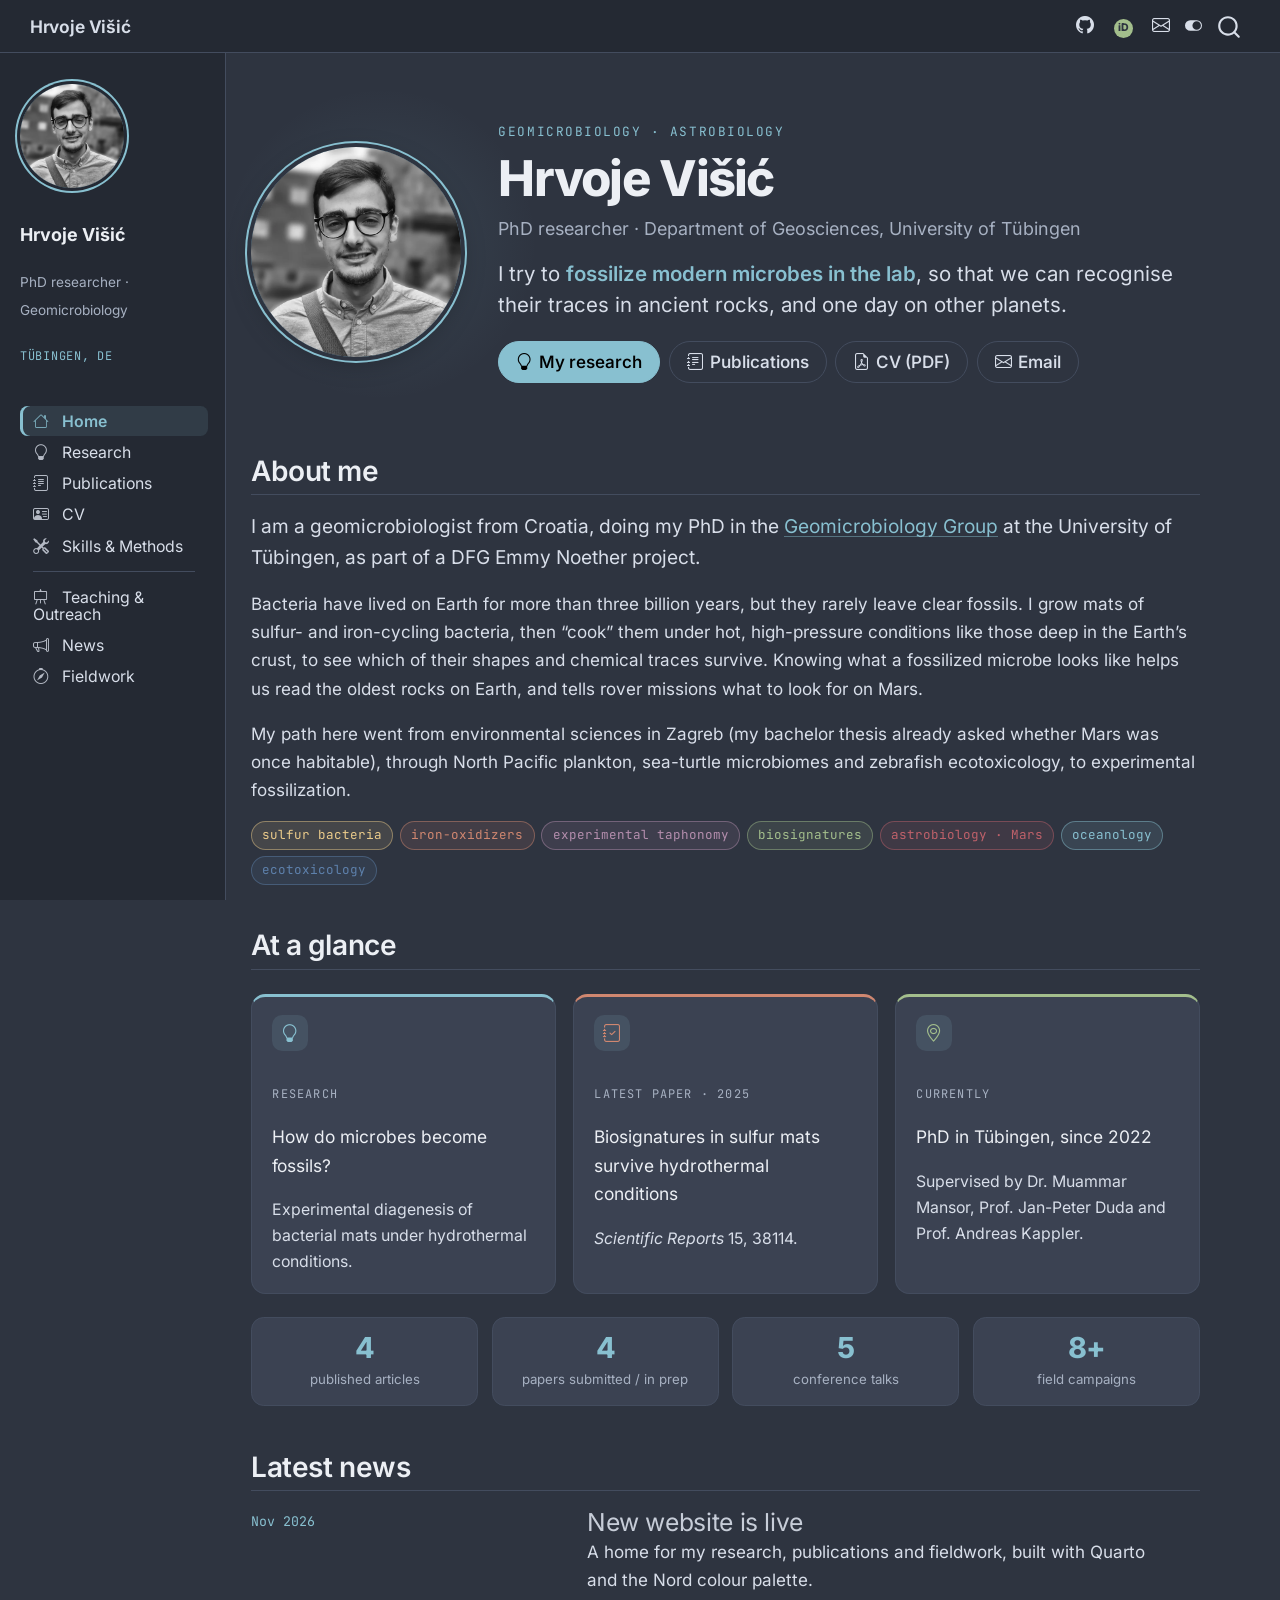
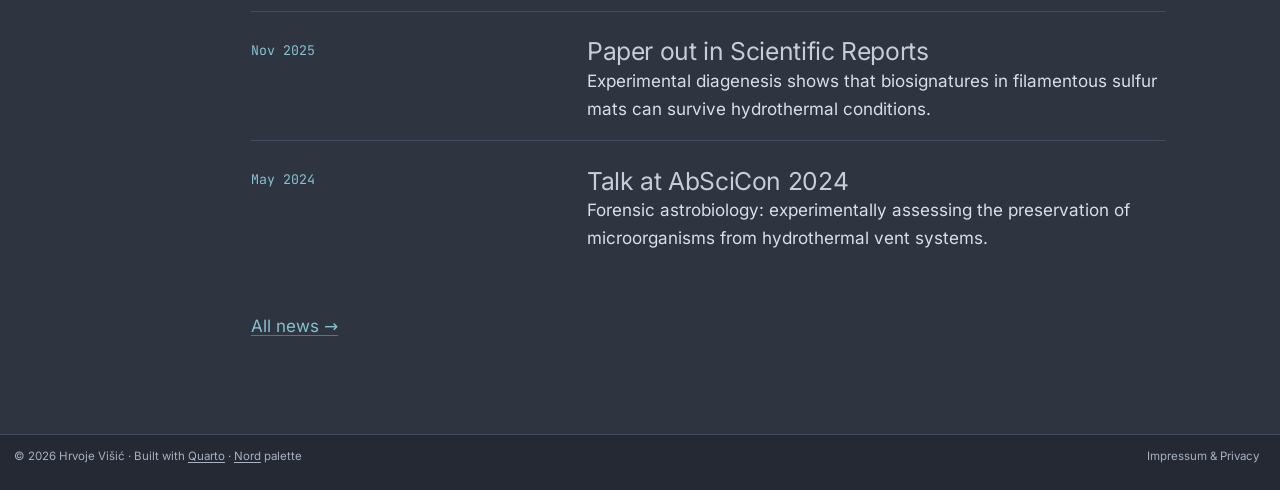
<file: docs/index.html>
<!DOCTYPE html>
<html xmlns="http://www.w3.org/1999/xhtml" lang="en" xml:lang="en"><head>

<meta charset="utf-8">
<meta name="generator" content="quarto-1.11.9">

<meta name="viewport" content="width=device-width, initial-scale=1.0, user-scalable=yes">

<meta name="description" content="PhD researcher in geomicrobiology at the University of Tübingen. I fossilize modern microbes in the lab to help recognise them in ancient rocks and on other planets.">

<title>Hrvoje Višić</title>
<style>
/* Default styles provided by pandoc.
** See https://pandoc.org/MANUAL.html#variables-for-html for config info.
*/
span.smallcaps{font-variant: small-caps;}
div.columns{display: flex; gap: 1.5em;}
div.column{flex: auto;}
@media screen {
div.columns{gap: min(4vw, 1.5em);}
div.column{overflow-x: auto;}
}
div.hanging-indent{margin-left: 1.5em; text-indent: -1.5em;}
ul.task-list{list-style: none;}
ul.task-list li input[type="checkbox"] {
  width: 0.8em;
  margin: 0 0.8em 0.2em -1em; /* quarto-specific, see https://github.com/quarto-dev/quarto-cli/issues/4556 */ 
  vertical-align: middle;
}
.display.math{display: block; text-align: center; margin: 0.5rem auto;}
</style>


<script src="site_libs/quarto-nav/quarto-nav.js"></script>
<script src="site_libs/quarto-nav/headroom.min.js"></script>
<script src="site_libs/clipboard/clipboard.min.js"></script>
<script src="site_libs/quarto-search/autocomplete.umd.js"></script>
<script src="site_libs/quarto-search/fuse.min.js"></script>
<script src="site_libs/quarto-search/quarto-search.js"></script>
<meta name="quarto:offset" content="./">
<link href="./images/favicon.svg" rel="icon" type="image/svg+xml">
<script src="site_libs/quarto-listing/list.min.js"></script>
<script src="site_libs/quarto-listing/quarto-listing.js"></script>
<script src="site_libs/quarto-html/quarto.js" type="module"></script>
<script src="site_libs/quarto-html/tabsets/tabsets.js" type="module"></script>
<script src="site_libs/quarto-html/scrollable-regions/scrollable-regions.js" type="module"></script>
<script src="site_libs/quarto-html/popper.min.js"></script>
<script src="site_libs/quarto-html/tippy.umd.min.js"></script>
<script src="site_libs/quarto-html/anchor.min.js"></script>
<link href="site_libs/quarto-html/tippy.css" rel="stylesheet">
<link href="site_libs/quarto-html/quarto-syntax-highlighting-4bf167443614602e1088f7d6f674998b.css" rel="stylesheet" class="quarto-color-scheme" id="quarto-text-highlighting-styles">
<link href="site_libs/quarto-html/quarto-syntax-highlighting-dark-e2aee5bd4f734bca5199d46d119b6508.css" rel="stylesheet" class="quarto-color-scheme quarto-color-alternate" id="quarto-text-highlighting-styles">
<script src="site_libs/bootstrap/bootstrap.min.js"></script>
<link href="site_libs/bootstrap/bootstrap-icons.css" rel="stylesheet">
<link href="site_libs/bootstrap/bootstrap-a9a83dace3aadc5248856ad7f3377ef6.min.css" rel="stylesheet" append-hash="true" class="quarto-color-scheme" id="quarto-bootstrap" data-mode="light">
<link href="site_libs/bootstrap/bootstrap-dark-e2f8ce4d376cc281504e720a2629dc66.min.css" rel="stylesheet" append-hash="true" class="quarto-color-scheme quarto-color-alternate" id="quarto-bootstrap" data-mode="dark">
<script src="site_libs/quarto-contrib/glightbox/glightbox.min.js"></script>
<link href="site_libs/quarto-contrib/glightbox/glightbox.min.css" rel="stylesheet">
<link href="site_libs/quarto-contrib/glightbox/lightbox.css" rel="stylesheet">
<script id="quarto-search-options" type="application/json">{
  "location": "navbar",
  "copy-button": false,
  "collapse-after": 3,
  "panel-placement": "end",
  "type": "overlay",
  "limit": 50,
  "keyboard-shortcut": [
    "f",
    "/",
    "s"
  ],
  "language": {
    "search-no-results-text": "No results",
    "search-matching-documents-text": "matching documents",
    "search-copy-link-title": "Copy link to search",
    "search-hide-matches-text": "Hide additional matches",
    "search-more-match-text": "more match in this document",
    "search-more-matches-text": "more matches in this document",
    "search-clear-button-title": "Clear",
    "search-text-placeholder": "",
    "search-detached-cancel-button-title": "Cancel",
    "search-submit-button-title": "Submit",
    "search-label": "Search"
  }
}</script>
<script>

  window.document.addEventListener("DOMContentLoaded", function (_event) {
    const listingTargetEl = window.document.querySelector('#listing-latest-news .list');
    if (!listingTargetEl) {
      // No listing discovered, do not attach.
      return; 
    }

    const options = {
      valueNames: ['listing-date','listing-title','listing-description',{ data: ['index'] },{ data: ['categories'] },{ data: ['listing-date-sort'] },{ data: ['listing-file-modified-sort'] }],
      
      searchColumns: ["listing-date","listing-title","listing-author","listing-image","listing-description"],
    };

    window['quarto-listings'] = window['quarto-listings'] || {};
    window['quarto-listings']['listing-latest-news'] = new List('listing-latest-news', options);

    if (window['quarto-listing-loaded']) {
      window['quarto-listing-loaded']();
    }
  });
  </script>
<style>html{ scroll-behavior: smooth; }</style>


<link rel="stylesheet" href="fonts.css">
<link rel="stylesheet" href="styles.css">
<meta property="og:title" content="Hrvoje Višić">
<meta property="og:description" content="PhD researcher in geomicrobiology at the University of Tübingen. I fossilize modern microbes in the lab to help recognise them in ancient rocks and on other planets.">
<meta property="og:image" content="https://divisici.github.io/images/profile.webp">
<meta property="og:site_name" content="Hrvoje Višić">
<meta property="og:image:alt" content="Portrait of Hrvoje Višić">
</head>

<body class="nav-sidebar docked nav-fixed hv-home fullcontent quarto-dark"><a id="quarto-skip-link" class="visually-hidden-focusable" href="#quarto-document-content">Skip to main content</a><script id="quarto-html-before-body" type="application/javascript">
    const toggleBodyColorMode = (bsSheetEl) => {
      const mode = bsSheetEl.getAttribute("data-mode");
      const bodyEl = window.document.querySelector("body");
      if (mode === "dark") {
        bodyEl.classList.add("quarto-dark");
        bodyEl.classList.remove("quarto-light");
      } else {
        bodyEl.classList.add("quarto-light");
        bodyEl.classList.remove("quarto-dark");
      }
    }
    const toggleBodyColorPrimary = () => {
      const bsSheetEl = window.document.querySelector("link#quarto-bootstrap:not([rel=disabled-stylesheet])");
      if (bsSheetEl) {
        toggleBodyColorMode(bsSheetEl);
      }
    }
    const setColorSchemeToggle = (alternate) => {
      const toggles = window.document.querySelectorAll('.quarto-color-scheme-toggle');
      for (let i=0; i < toggles.length; i++) {
        const toggle = toggles[i];
        if (toggle) {
          toggle.setAttribute("aria-checked", alternate ? "true" : "false");
          if (alternate) {
            toggle.classList.add("alternate");
          } else {
            toggle.classList.remove("alternate");
          }
        }
      }
    };
    const toggleColorMode = (alternate) => {
      // Switch the stylesheets
      const primaryStylesheets = window.document.querySelectorAll('link.quarto-color-scheme:not(.quarto-color-alternate)');
      const alternateStylesheets = window.document.querySelectorAll('link.quarto-color-scheme.quarto-color-alternate');
      manageTransitions('#quarto-margin-sidebar .nav-link', false);
      if (alternate) {
        // note: dark is layered on light, we don't disable primary!
        enableStylesheet(alternateStylesheets);
        for (const sheetNode of alternateStylesheets) {
          if (sheetNode.id === "quarto-bootstrap") {
            toggleBodyColorMode(sheetNode);
          }
        }
      } else {
        disableStylesheet(alternateStylesheets);
        enableStylesheet(primaryStylesheets)
        toggleBodyColorPrimary();
      }
      manageTransitions('#quarto-margin-sidebar .nav-link', true);
      // Switch the toggles
      setColorSchemeToggle(alternate)
    }
    // Hack to workaround the fact that safari doesn't
    // properly recolor the scrollbar when toggling (#1455).
    // Not run on load: stylesheets are set before first paint there, and
    // scrolling would undo the scroll to a URL fragment (#14973).
    // The one pixel nudge keeps the reader where they were.
    const refreshSafariScrollbar = () => {
      if (navigator.userAgent.indexOf('Safari') > 0 && navigator.userAgent.indexOf('Chrome') == -1) {
        manageTransitions("body", false);
        const scrollY = window.scrollY;
        window.scrollTo(0, scrollY > 0 ? scrollY - 1 : 1);
        setTimeout(() => {
          window.scrollTo(0, scrollY);
          manageTransitions("body", true);
        }, 40);
      }
    }
    const disableStylesheet = (stylesheets) => {
      for (let i=0; i < stylesheets.length; i++) {
        const stylesheet = stylesheets[i];
        stylesheet.rel = 'disabled-stylesheet';
      }
    }
    const enableStylesheet = (stylesheets) => {
      for (let i=0; i < stylesheets.length; i++) {
        const stylesheet = stylesheets[i];
        if(stylesheet.rel !== 'stylesheet') { // for Chrome, which will still FOUC without this check
          stylesheet.rel = 'stylesheet';
        }
      }
    }
    const manageTransitions = (selector, allowTransitions) => {
      const els = window.document.querySelectorAll(selector);
      for (let i=0; i < els.length; i++) {
        const el = els[i];
        if (allowTransitions) {
          el.classList.remove('notransition');
        } else {
          el.classList.add('notransition');
        }
      }
    }
    const isFileUrl = () => {
      return window.location.protocol === 'file:';
    }
    const hasAlternateSentinel = () => {
      let styleSentinel = getColorSchemeSentinel();
      if (styleSentinel !== null) {
        return styleSentinel === "alternate";
      } else {
        return false;
      }
    }
    const setStyleSentinel = (alternate) => {
      const value = alternate ? "alternate" : "default";
      if (!isFileUrl()) {
        window.localStorage.setItem("quarto-color-scheme", value);
      } else {
        localAlternateSentinel = value;
      }
    }
    const getColorSchemeSentinel = () => {
      if (!isFileUrl()) {
        const storageValue = window.localStorage.getItem("quarto-color-scheme");
        return storageValue != null ? storageValue : localAlternateSentinel;
      } else {
        return localAlternateSentinel;
      }
    }
    const toggleGiscusIfUsed = (isAlternate, darkModeDefault) => {
      const baseTheme = document.querySelector('#giscus-base-theme')?.value ?? 'light';
      const alternateTheme = document.querySelector('#giscus-alt-theme')?.value ?? 'dark';
      let newTheme = '';
      if(authorPrefersDark) {
        newTheme = isAlternate ? baseTheme : alternateTheme;
      } else {
        newTheme = isAlternate ? alternateTheme : baseTheme;
      }
      const changeGiscusTheme = () => {
        // From: https://github.com/giscus/giscus/issues/336
        const sendMessage = (message) => {
          const iframe = document.querySelector('iframe.giscus-frame');
          if (!iframe) return;
          iframe.contentWindow.postMessage({ giscus: message }, 'https://giscus.app');
        }
        sendMessage({
          setConfig: {
            theme: newTheme
          }
        });
      }
      const isGiscussLoaded = window.document.querySelector('iframe.giscus-frame') !== null;
      if (isGiscussLoaded) {
        changeGiscusTheme();
      }
    };
    const authorPrefersDark = true;
    const darkModeDefault = authorPrefersDark;
    let localAlternateSentinel = darkModeDefault ? 'alternate' : 'default';
    // Dark / light mode switch
    window.quartoToggleColorScheme = () => {
      // Read the current dark / light value
      let toAlternate = !hasAlternateSentinel();
      toggleColorMode(toAlternate);
      refreshSafariScrollbar();
      setStyleSentinel(toAlternate);
      toggleGiscusIfUsed(toAlternate, darkModeDefault);
      window.dispatchEvent(new Event('resize'));
    };
    // Switch to dark mode if need be
    if (hasAlternateSentinel()) {
      toggleColorMode(true);
    } else {
      toggleColorMode(false);
    }
  </script>

<div id="quarto-search-results"></div>
  <header id="quarto-header" class="headroom fixed-top">
    <nav class="navbar navbar-expand " data-bs-theme="dark" aria-label="Site">
      <div class="navbar-container container-fluid">
      <div class="navbar-brand-container mx-auto">
    <a class="navbar-brand" href="./index.html">
    <span class="navbar-title">Hrvoje Višić</span>
    </a>
  </div>
          <ul class="navbar-nav navbar-nav-scroll ms-auto">
  <li class="nav-item compact">
    <a class="nav-link" href="https://github.com/DiVisici"> <i class="bi bi-github" role="img" aria-label="GitHub">
</i> 
<span class="menu-text"></span></a>
  </li>  
  <li class="nav-item">
    <a class="nav-link" href="https://orcid.org/0000-0003-0406-5330"> 
<span class="menu-text">iD</span></a>
  </li>  
  <li class="nav-item compact">
    <a class="nav-link" href="mailto:hrvoje.visic@uni-tuebingen.de"> <i class="bi bi-envelope" role="img" aria-label="Email">
</i> 
<span class="menu-text"></span></a>
  </li>  
</ul>
          <div class="quarto-navbar-tools">
  <button type="button" role="switch" aria-checked="false" class="quarto-color-scheme-toggle quarto-navigation-tool  px-1" onclick="window.quartoToggleColorScheme(); return false;" title="Toggle dark mode" aria-label="Toggle dark mode"><i class="bi"></i></button>
</div>
            <div id="quarto-search" class="" title="Search"></div>
      </div> <!-- /container-fluid -->
    </nav>
  <nav class="quarto-secondary-nav" aria-label="Toolbar">
    <div class="container-fluid d-flex">
      <button type="button" class="quarto-btn-toggle btn" data-bs-toggle="collapse" role="button" data-bs-target=".quarto-sidebar-collapse-item" aria-controls="quarto-sidebar" aria-expanded="false" aria-label="Toggle sidebar navigation" onclick="if (window.quartoToggleHeadroom) { window.quartoToggleHeadroom(); }">
        <i class="bi bi-layout-text-sidebar-reverse"></i>
      </button>
        <a class="flex-grow-1 no-decor" data-bs-toggle="collapse" data-bs-target=".quarto-sidebar-collapse-item" onclick="if (window.quartoToggleHeadroom) { window.quartoToggleHeadroom(); }">      
          <h1 class="quarto-secondary-nav-title">Hrvoje Višić</h1>
        </a>     
    </div>
  </nav>
</header>
<!-- content -->
<div id="quarto-content" class="quarto-container page-columns page-rows-contents page-layout-article page-navbar">
<!-- sidebar -->
  <nav id="quarto-sidebar" class="sidebar collapse collapse-horizontal quarto-sidebar-collapse-item sidebar-navigation docked overflow-auto" aria-label="Section"><div class="quarto-sidebar-header"><div class="sidebar-header-item">
<p><a href="./images/profile.webp" class="lightbox" data-gallery="quarto-lightbox-gallery-1"><img src="./images/profile.webp" class="hv-side-avatar img-fluid" alt="Portrait of Hrvoje Višić"></a></p>
<p><span class="hv-side-name">Hrvoje Višić</span></p>
<p><span class="hv-side-role">PhD researcher · Geomicrobiology</span></p>
<p><span class="hv-side-place">Tübingen, DE</span></p>
</div></div>
    <div class="sidebar-menu-container"> 
    <ul class="list-unstyled mt-1">
        <li class="sidebar-item">
  <div class="sidebar-item-container"> 
  <a href="./index.html" class="sidebar-item-text sidebar-link active"><i class="bi bi-house" role="img">
</i> 
 <span class="menu-text">Home</span></a>
  </div>
</li>
        <li class="sidebar-item">
  <div class="sidebar-item-container"> 
  <a href="./research.html" class="sidebar-item-text sidebar-link"><i class="bi bi-lightbulb" role="img">
</i> 
 <span class="menu-text">Research</span></a>
  </div>
</li>
        <li class="sidebar-item">
  <div class="sidebar-item-container"> 
  <a href="./publications.html" class="sidebar-item-text sidebar-link"><i class="bi bi-journal-text" role="img">
</i> 
 <span class="menu-text">Publications</span></a>
  </div>
</li>
        <li class="sidebar-item">
  <div class="sidebar-item-container"> 
  <a href="./cv.html" class="sidebar-item-text sidebar-link"><i class="bi bi-person-vcard" role="img">
</i> 
 <span class="menu-text">CV</span></a>
  </div>
</li>
        <li class="sidebar-item">
  <div class="sidebar-item-container"> 
  <a href="./skills.html" class="sidebar-item-text sidebar-link"><i class="bi bi-tools" role="img">
</i> 
 <span class="menu-text">Skills &amp; Methods</span></a>
  </div>
</li>
        <li class="px-0"><hr class="sidebar-divider hi "></li>
        <li class="sidebar-item">
  <div class="sidebar-item-container"> 
  <a href="./teaching.html" class="sidebar-item-text sidebar-link"><i class="bi bi-easel" role="img">
</i> 
 <span class="menu-text">Teaching &amp; Outreach</span></a>
  </div>
</li>
        <li class="sidebar-item">
  <div class="sidebar-item-container"> 
  <a href="./news.html" class="sidebar-item-text sidebar-link"><i class="bi bi-megaphone" role="img">
</i> 
 <span class="menu-text">News</span></a>
  </div>
</li>
        <li class="sidebar-item">
  <div class="sidebar-item-container"> 
  <a href="./fieldwork.html" class="sidebar-item-text sidebar-link"><i class="bi bi-compass" role="img">
</i> 
 <span class="menu-text">Fieldwork</span></a>
  </div>
</li>
    </ul>
    </div>
</nav>
<div id="quarto-sidebar-glass" class="quarto-sidebar-collapse-item" data-bs-toggle="collapse" data-bs-target=".quarto-sidebar-collapse-item"></div>
<!-- margin-sidebar -->
    
<!-- main -->
<main class="content" id="quarto-document-content" tabindex="-1">


<header id="title-block-header" class="quarto-title-block default">
<div class="quarto-title">
<h1 class="title d-none d-lg-block">Hrvoje Višić</h1>
</div>

<div>
  <div class="description">
    PhD researcher in geomicrobiology at the University of Tübingen. I fossilize modern microbes in the lab to help recognise them in ancient rocks and on other planets.
  </div>
</div>


<div class="quarto-title-meta">

    
  
    
  </div>
  


</header>


<section class="hv-hero">
  <img class="hv-hero-photo" src="images/profile.webp" alt="Portrait of Hrvoje Višić">
  <div>
    <div class="hv-eyebrow">Geomicrobiology · Astrobiology</div>
    <h1>Hrvoje Višić</h1>
    <div class="hv-role">PhD researcher · Department of Geosciences, University of Tübingen</div>
    <p class="hv-oneliner">I try to <em>fossilize modern microbes in the lab</em>, so that we can recognise their traces in ancient rocks, and one day on other planets.</p>
    <div class="hv-actions">
      <a class="btn btn-primary" href="research.html"><i class="bi bi-lightbulb"></i>My research</a>
      <a class="btn hv-btn-ghost" href="publications.html"><i class="bi bi-journal-text"></i>Publications</a>
      <a class="btn hv-btn-ghost" href="files/CV.pdf"><i class="bi bi-file-earmark-pdf"></i>CV (PDF)</a>
      <a class="btn hv-btn-ghost" href="mailto:hrvoje.visic@uni-tuebingen.de"><i class="bi bi-envelope"></i>Email</a>
    </div>
  </div>
</section>
<section id="about-me" class="level2">
<h2 class="anchored" data-anchor-id="about-me">About me</h2>
<div class="hv-lead">
<p>I am a geomicrobiologist from Croatia, doing my PhD in the <a href="https://uni-tuebingen.de/fakultaeten/mathematisch-naturwissenschaftliche-fakultaet/fachbereiche/geowissenschaften/arbeitsgruppen/geo-und-umweltnaturwissenschaften/geo-und-umweltnaturwissenschaften/geomikrobiologie/arbeitsgruppe/people/">Geomicrobiology Group</a> at the University of Tübingen, as part of a DFG Emmy Noether project.</p>
</div>
<p>Bacteria have lived on Earth for more than three billion years, but they rarely leave clear fossils. I grow mats of sulfur- and iron-cycling bacteria, then “cook” them under hot, high-pressure conditions like those deep in the Earth’s crust, to see which of their shapes and chemical traces survive. Knowing what a fossilized microbe looks like helps us read the oldest rocks on Earth, and tells rover missions what to look for on Mars.</p>
<p>My path here went from environmental sciences in Zagreb (my bachelor thesis already asked whether Mars was once habitable), through North Pacific plankton, sea-turtle microbiomes and zebrafish ecotoxicology, to experimental fossilization.</p>
<div class="hv-tags">
<p><span class="hv-tag sulfur">sulfur bacteria</span> <span class="hv-tag iron">iron-oxidizers</span> <span class="hv-tag mineral">experimental taphonomy</span> <span class="hv-tag microbe">biosignatures</span> <span class="hv-tag mars">astrobiology · Mars</span> <span class="hv-tag ocean">oceanology</span> <span class="hv-tag tox">ecotoxicology</span></p>
</div>
</section>
<section id="at-a-glance" class="level2">
<h2 class="anchored" data-anchor-id="at-a-glance">At a glance</h2>
<div class="hv-grid">
<div class="hv-card c-cyan">
<p><span class="hv-card-icon"><i class="bi bi-lightbulb"></i></span></p>
<p><span class="hv-kicker">Research</span></p>
<p><a href="./research.html" class="hv-card-link hv-card-title">How do microbes become fossils?</a></p>
<p>Experimental diagenesis of bacterial mats under hydrothermal conditions.</p>
</div>
<div class="hv-card c-orange">
<p><span class="hv-card-icon"><i class="bi bi-journal-check"></i></span></p>
<p><span class="hv-kicker">Latest paper · 2025</span></p>
<p><a href="./publications.html" class="hv-card-link hv-card-title">Biosignatures in sulfur mats survive hydrothermal conditions</a></p>
<p><em>Scientific Reports</em> 15, 38114.</p>
</div>
<div class="hv-card c-green">
<p><span class="hv-card-icon"><i class="bi bi-geo-alt"></i></span></p>
<p><span class="hv-kicker">Currently</span></p>
<p><a href="./cv.html" class="hv-card-link hv-card-title">PhD in Tübingen, since 2022</a></p>
<p>Supervised by Dr.&nbsp;Muammar Mansor, Prof.&nbsp;Jan-Peter Duda and Prof.&nbsp;Andreas Kappler.</p>
</div>
</div>
<div class="hv-stats">
<p><span class="hv-stat"><span class="n">4</span><span class="l">published articles</span></span> <span class="hv-stat"><span class="n">4</span><span class="l">papers submitted / in prep</span></span> <span class="hv-stat"><span class="n">5</span><span class="l">conference talks</span></span> <span class="hv-stat"><span class="n">8+</span><span class="l">field campaigns</span></span></p>
</div>
</section>
<section id="latest-news" class="level2">
<h2 class="anchored" data-anchor-id="latest-news">Latest news</h2>
<div id="listing-latest-news" class="quarto-listing quarto-listing-container-default">
<div class="list quarto-listing-default">
<div class="quarto-post image-right" data-index="0" data-categories="bmV3cw==" data-listing-date-sort="1794438000000" data-listing-file-modified-sort="1794498900772" data-listing-date-modified-sort="NaN" data-listing-reading-time-sort="1" data-listing-word-count-sort="43">
<div class="body">
<h3 class="no-anchor listing-title">
<a href="./posts/2026-11-12-new-website/index.html" class="no-external-icon">New website is live</a>
</h3>
<div class="listing-description">
<a href="./posts/2026-11-12-new-website/index.html" class="no-external-icon">
<p>A home for my research, publications and fieldwork, built with Quarto and the Nord colour palette.</p>
</a>
</div>
</div>
<div class="metadata">
<a href="./posts/2026-11-12-new-website/index.html" class="no-external-icon">
<div class="listing-date">
Nov 2026
</div>
</a>
</div>
</div>
<div class="quarto-post image-right" data-index="1" data-categories="cGFwZXIlMkNzdWxmdXI=" data-listing-date-sort="1761951600000" data-listing-file-modified-sort="1794498900844" data-listing-date-modified-sort="NaN" data-listing-reading-time-sort="1" data-listing-word-count-sort="61">
<div class="body">
<h3 class="no-anchor listing-title">
<a href="./posts/2025-11-01-sci-rep-paper/index.html" class="no-external-icon">Paper out in Scientific Reports</a>
</h3>
<div class="listing-description">
<a href="./posts/2025-11-01-sci-rep-paper/index.html" class="no-external-icon">
<p>Experimental diagenesis shows that biosignatures in filamentous sulfur mats can survive hydrothermal conditions.</p>
</a>
</div>
</div>
<div class="metadata">
<a href="./posts/2025-11-01-sci-rep-paper/index.html" class="no-external-icon">
<div class="listing-date">
Nov 2025
</div>
</a>
</div>
</div>
<div class="quarto-post image-right" data-index="2" data-categories="dGFsayUyQ2FzdHJvYmlvbG9neQ==" data-listing-date-sort="1714514400000" data-listing-file-modified-sort="1794498900919" data-listing-date-modified-sort="NaN" data-listing-reading-time-sort="1" data-listing-word-count-sort="28">
<div class="body">
<h3 class="no-anchor listing-title">
<a href="./posts/2024-05-01-abscicon/index.html" class="no-external-icon">Talk at AbSciCon 2024</a>
</h3>
<div class="listing-description">
<a href="./posts/2024-05-01-abscicon/index.html" class="no-external-icon">
<p>Forensic astrobiology: experimentally assessing the preservation of microorganisms from hydrothermal vent systems.</p>
</a>
</div>
</div>
<div class="metadata">
<a href="./posts/2024-05-01-abscicon/index.html" class="no-external-icon">
<div class="listing-date">
May 2024
</div>
</a>
</div>
</div>
</div>
<div class="listing-no-matching d-none">No matching items</div>
</div>
<p><a href="./news.html">All news →</a></p>



</section>

<a onclick="window.scrollTo(0, 0); return false;" role="button" id="quarto-back-to-top"><i class="bi bi-arrow-up"></i> Back to top</a></main> <!-- /main -->
<script id="quarto-html-after-body" type="application/javascript">
  window.document.addEventListener("DOMContentLoaded", function (event) {
    // Ensure there is a toggle, if there isn't float one in the top right
    if (window.document.querySelector('.quarto-color-scheme-toggle') === null) {
      const toggle = window.document.createElement('button');
      toggle.type = "button";
      toggle.setAttribute("role", "switch");
      toggle.setAttribute("aria-checked", "false");
      toggle.classList.add('top-right');
      toggle.classList.add('quarto-color-scheme-toggle');
      toggle.setAttribute("aria-label", "Toggle dark mode");
      toggle.onclick = function() { try { window.quartoToggleColorScheme(); } catch {} return false; };
      const i = window.document.createElement("i");
      i.classList.add('bi');
      toggle.appendChild(i);
      // Put the toggle in a landmark of its own, so that landmark navigation
      // can reach it.
      //
      // The container is always a fresh direct child of body, and the toggle is
      // never moved into page furniture that the theme or the author controls.
      // The toggle is positioned against the page, so any ancestor that
      // establishes a containing block captures it: a positioned element or a
      // grid for position: absolute, and transform, filter, will-change or
      // contain for position: fixed. A direct child of body has none of these
      // to inherit, and the shift when one appears is silent and visual.
      //
      // ARIA says a document should have at most one banner, and axe reports a
      // duplicate whether or not the banners carry distinct labels. So use a
      // header when the page has no banner yet, and a named region otherwise.
      //
      // A header is a banner wherever it sits, unless it is inside sectioning
      // content, so this cannot just look at the children of body: a custom
      // page layout wraps the title block header in a plain div. An explicit
      // role="banner" always counts.
      const sectioning = 'article, aside, main, nav, section, [role="article"], [role="complementary"], [role="main"], [role="navigation"], [role="region"]';
      const hasBanner = Array.from(
        window.document.querySelectorAll('header:not([role]), [role="banner"]')
      ).some(function(el) {
        return el.hasAttribute("role") || el.closest(sectioning) === null;
      });
      const container = window.document.createElement(hasBanner ? "div" : "header");
      if (hasBanner) {
        container.setAttribute("role", "region");
        container.setAttribute("aria-label", "Toggle dark mode");
      }
      container.classList.add('quarto-color-scheme-toggle-container');
      container.appendChild(toggle);
      window.document.body.appendChild(container);
    }
    setColorSchemeToggle(hasAlternateSentinel())
    const icon = "";
    const anchorJS = new window.AnchorJS();
    anchorJS.options = {
      placement: 'right',
      icon: icon
    };
    anchorJS.add('.anchored');
    const isCodeAnnotation = (el) => {
      for (const clz of el.classList) {
        if (clz.startsWith('code-annotation-')) {                     
          return true;
        }
      }
      return false;
    }
    const onCopySuccess = function(e) {
      // button target
      const button = e.trigger;
      // don't keep focus
      button.blur();
      // flash "checked"
      button.classList.add('code-copy-button-checked');
      var currentTitle = button.getAttribute("title");
      button.setAttribute("title", "Copied!");
      let tooltip;
      if (window.bootstrap) {
        button.setAttribute("data-bs-toggle", "tooltip");
        button.setAttribute("data-bs-placement", "left");
        button.setAttribute("data-bs-title", "Copied!");
        tooltip = new bootstrap.Tooltip(button, 
          { trigger: "manual", 
            customClass: "code-copy-button-tooltip",
            offset: [0, -8]});
        tooltip.show();    
      }
      setTimeout(function() {
        if (tooltip) {
          tooltip.hide();
          button.removeAttribute("data-bs-title");
          button.removeAttribute("data-bs-toggle");
          button.removeAttribute("data-bs-placement");
        }
        button.setAttribute("title", currentTitle);
        button.classList.remove('code-copy-button-checked');
      }, 1000);
      // clear code selection
      e.clearSelection();
    }
    const getTextToCopy = function(trigger) {
      const outerScaffold = trigger.parentElement.cloneNode(true);
      const codeEl = outerScaffold.querySelector('code');
      for (const childEl of codeEl.children) {
        if (isCodeAnnotation(childEl)) {
          childEl.remove();
        }
      }
      return codeEl.innerText;
    }
    const clipboard = new window.ClipboardJS('.code-copy-button:not([data-in-quarto-modal])', {
      text: getTextToCopy
    });
    clipboard.on('success', onCopySuccess);
    if (window.document.getElementById('quarto-embedded-source-code-modal')) {
      const clipboardModal = new window.ClipboardJS('.code-copy-button[data-in-quarto-modal]', {
        text: getTextToCopy,
        container: window.document.getElementById('quarto-embedded-source-code-modal')
      });
      clipboardModal.on('success', onCopySuccess);
    }
      var localhostRegex = new RegExp(/^(?:http|https):\/\/localhost\:?[0-9]*\//);
      var mailtoRegex = new RegExp(/^mailto:/);
        var filterRegex = new RegExp("https:\/\/divisici\.github\.io");
      const newWindowLabel = "(opens in a new tab)";
      const newWindowNoteId = "quarto-ext-newwindow-label";
      // Links reference one hidden label through aria-describedby, so the
      // announcement never changes their accessible name.
      var describeNewWindow = (link) => {
        if (!window.document.getElementById(newWindowNoteId)) {
          var newWindowNote = window.document.createElement("span");
          newWindowNote.id = newWindowNoteId;
          newWindowNote.hidden = true;
          newWindowNote.textContent = newWindowLabel;
          window.document.body.appendChild(newWindowNote);
        }
        var describedBy = (link.getAttribute("aria-describedby") || "").split(/\s+/).filter(Boolean);
        if (!describedBy.includes(newWindowNoteId)) {
          describedBy.push(newWindowNoteId);
          link.setAttribute("aria-describedby", describedBy.join(" "));
        }
      }
      var isInternal = (href) => {
          return filterRegex.test(href) || localhostRegex.test(href) || mailtoRegex.test(href);
      }
      // Inspect non-navigation links and adorn them if external
      window.quartoDecorateExternalLinks = function (root) {
     var links = (root || window.document).querySelectorAll('a[href]:not(.nav-link):not(.navbar-brand):not(.toc-action):not(.sidebar-link):not(.sidebar-item-toggle):not(.pagination-link):not(.no-external):not([aria-hidden]):not(.dropdown-item):not(.quarto-navigation-tool):not(.about-link)');
      for (var i=0; i<links.length; i++) {
        const link = links[i];
        if (!isInternal(link.href)) {
          // undo the damage that might have been done by quarto-nav.js in the case of
          // links that we want to consider external
          if (link.dataset.originalHref !== undefined) {
            link.href = link.dataset.originalHref;
          }
            // target, if specified
            link.setAttribute("target", "_blank");
            if (link.getAttribute("rel") === null) {
              link.setAttribute("rel", "noopener");
            }
            describeNewWindow(link);
          if (!link.classList.contains('no-external-icon')) {
          }
        }
      }
      };
      window.quartoDecorateExternalLinks(window.document);
    // Esc closes the popup (WCAG 1.4.13) and focus leaving both trigger and
    // popup closes it (WCAG 2.4.11); tippy handles neither for interactive popups.
    const hideOnEscAndFocusOut = {
      name: 'hideOnEscAndFocusOut',
      defaultValue: true,
      fn(instance) {
        const dismiss = () => {
          // A show scheduled by the trigger delay would otherwise reopen it
          instance.clearDelayTimeouts();
          instance.hide();
        };
        const onKeyDown = (event) => {
          if (event.key !== 'Escape') {
            return;
          }
          // Keep Esc from also reaching page handlers (e.g. reveal.js overview),
          // except an open reveal.js slide menu, which Esc should close too.
          // The menu handles keys only when its keyboard option is on.
          const menuHandlesEsc = window.Reveal?.getPlugin?.('menu')?.isOpen() &&
            window.Reveal.getConfig().menu?.keyboard !== false;
          if (!menuHandlesEsc) {
            event.stopPropagation();
          }
          if (instance.popper.contains(window.document.activeElement)) {
            // Disabled while refocusing so the focus trigger does not reopen it
            instance.disable();
            instance.reference.focus();
            instance.enable();
          }
          dismiss();
        };
        const onFocusOut = (event) => {
          const target = event.relatedTarget;
          if (target && !instance.reference.contains(target) &&
              !instance.popper.contains(target)) {
            dismiss();
          }
        };
        // On the trigger too: a click trigger (code-annotations: select) has no
        // blur handling. Attached for the instance's lifetime so leaving the
        // trigger also cancels a show still pending on the trigger delay.
        instance.reference.addEventListener('focusout', onFocusOut);
        return {
          onShow() {
            window.document.addEventListener('keydown', onKeyDown, true);
            instance.popper.addEventListener('focusout', onFocusOut);
          },
          onHide() {
            window.document.removeEventListener('keydown', onKeyDown, true);
            instance.popper.removeEventListener('focusout', onFocusOut);
          },
          onDestroy() {
            instance.reference.removeEventListener('focusout', onFocusOut);
          },
        };
      },
    };
    function tippyHover(el, contentFn, onTriggerFn, onUntriggerFn) {
      const config = {
        allowHTML: true,
        maxWidth: 500,
        delay: 100,
        arrow: false,
        appendTo: function(el) {
            return el.parentElement;
        },
        interactive: true,
        interactiveBorder: 10,
        theme: 'quarto',
        placement: 'bottom-start',
        plugins: [hideOnEscAndFocusOut],
      };
      if (contentFn) {
        config.content = contentFn;
      }
      if (onTriggerFn) {
        config.onTrigger = onTriggerFn;
      }
      if (onUntriggerFn) {
        config.onUntrigger = onUntriggerFn;
      }
      window.tippy(el, config); 
    }
    const noterefs = window.document.querySelectorAll('a[role="doc-noteref"]');
    for (var i=0; i<noterefs.length; i++) {
      const ref = noterefs[i];
      tippyHover(ref, function() {
        // use id or data attribute instead here
        let href = ref.getAttribute('data-footnote-href') || ref.getAttribute('href');
        try { href = new URL(href).hash; } catch {}
        const id = href.replace(/^#\/?/, "");
        const note = window.document.getElementById(id);
        if (note) {
          return note.innerHTML;
        } else {
          return "";
        }
      });
    }
    const xrefs = window.document.querySelectorAll('a.quarto-xref');
    const processXRef = (id, note) => {
      // Strip column container classes
      const stripColumnClz = (el) => {
        el.classList.remove("page-full", "page-columns");
        if (el.children) {
          for (const child of el.children) {
            stripColumnClz(child);
          }
        }
      }
      stripColumnClz(note)
      if (id === null || id.startsWith('sec-')) {
        // Special case sections, only their first couple elements
        const container = document.createElement("div");
        if (note.children && note.children.length > 2) {
          container.appendChild(note.children[0].cloneNode(true));
          for (let i = 1; i < note.children.length; i++) {
            const child = note.children[i];
            if (child.tagName === "P" && child.innerText === "") {
              continue;
            } else {
              container.appendChild(child.cloneNode(true));
              break;
            }
          }
          if (window.Quarto?.typesetMath) {
            window.Quarto.typesetMath(container);
          }
          return container.innerHTML
        } else {
          if (window.Quarto?.typesetMath) {
            window.Quarto.typesetMath(note);
          }
          return note.innerHTML;
        }
      } else {
        // Remove any anchor links if they are present
        const anchorLink = note.querySelector('a.anchorjs-link');
        if (anchorLink) {
          anchorLink.remove();
        }
        if (window.Quarto?.typesetMath) {
          window.Quarto.typesetMath(note);
        }
        if (note.classList.contains("callout")) {
          return note.outerHTML;
        } else {
          return note.innerHTML;
        }
      }
    }
    for (var i=0; i<xrefs.length; i++) {
      const xref = xrefs[i];
      tippyHover(xref, undefined, function(instance) {
        instance.disable();
        let url = xref.getAttribute('href');
        let hash = undefined; 
        if (url.startsWith('#')) {
          hash = url;
        } else {
          try { hash = new URL(url).hash; } catch {}
        }
        if (hash) {
          const id = hash.replace(/^#\/?/, "");
          const note = window.document.getElementById(id);
          if (note !== null) {
            try {
              const html = processXRef(id, note.cloneNode(true));
              instance.setContent(html);
            } finally {
              instance.enable();
              instance.show();
            }
          } else {
            // See if we can fetch this
            fetch(url.split('#')[0])
            .then(res => res.text())
            .then(html => {
              const parser = new DOMParser();
              const htmlDoc = parser.parseFromString(html, "text/html");
              const note = htmlDoc.getElementById(id);
              if (note !== null) {
                const html = processXRef(id, note);
                instance.setContent(html);
              } 
            }).finally(() => {
              instance.enable();
              instance.show();
            });
          }
        } else {
          // See if we can fetch a full url (with no hash to target)
          // This is a special case and we should probably do some content thinning / targeting
          fetch(url)
          .then(res => res.text())
          .then(html => {
            const parser = new DOMParser();
            const htmlDoc = parser.parseFromString(html, "text/html");
            const note = htmlDoc.querySelector('main.content');
            if (note !== null) {
              // This should only happen for chapter cross references
              // (since there is no id in the URL)
              // remove the first header
              if (note.children.length > 0 && note.children[0].tagName === "HEADER") {
                note.children[0].remove();
              }
              const html = processXRef(null, note);
              instance.setContent(html);
            } 
          }).finally(() => {
            instance.enable();
            instance.show();
          });
        }
      }, function(instance) {
      });
    }
        let selectedAnnoteEl;
        const selectorForAnnotation = ( cell, annotation) => {
          let cellAttr = 'data-code-cell="' + cell + '"';
          let lineAttr = 'data-code-annotation="' +  annotation + '"';
          const selector = 'span[' + cellAttr + '][' + lineAttr + ']';
          return selector;
        }
        const selectCodeLines = (annoteEl) => {
          const doc = window.document;
          const targetCell = annoteEl.getAttribute("data-target-cell");
          const targetAnnotation = annoteEl.getAttribute("data-target-annotation");
          const annoteSpan = window.document.querySelector(selectorForAnnotation(targetCell, targetAnnotation));
          const lines = annoteSpan.getAttribute("data-code-lines").split(",");
          const lineIds = lines.map((line) => {
            return targetCell + "-" + line;
          })
          // Each band is positioned against its own containing block, which is
          // not the offsetParent of the lines, so place it from client rects.
          const placeBand = (band, firstEl, lastEl, codeBlock) => {
            const container = band.offsetParent;
            if (container === null) {
              return;
            }
            const containerRect = container.getBoundingClientRect();
            // Reveal.js scales slides with a transform, so convert client
            // pixels back to the CSS pixels of the container.
            const scale = containerRect.height / container.offsetHeight || 1;
            const firstRect = firstEl.getBoundingClientRect();
            const lastRect = lastEl.getBoundingClientRect();
            const top = (firstRect.top - containerRect.top) / scale - container.clientTop + container.scrollTop;
            const height = (lastRect.bottom - firstRect.top) / scale;
            band.style.top = top - 2 + "px";
            band.style.height = height + 4 + "px";
            if (codeBlock) {
              // Without the copy button wrapper, the containing block is wider
              // than the code block, so span the code block explicitly.
              const blockRect = codeBlock.getBoundingClientRect();
              band.style.left = (blockRect.left - containerRect.left) / scale - container.clientLeft + container.scrollLeft + "px";
              band.style.width = blockRect.width / scale + "px";
            }
          };
          if (lineIds.length > 0) {
            const el = window.document.getElementById(lineIds[0]);
            const lastEl = window.document.getElementById(lineIds[lineIds.length - 1]);
            const parent = el.parentElement.parentElement;
            // cook up a div (if necessary) and position it
            let div = window.document.getElementById("code-annotation-line-highlight");
            if (div === null) {
              div = window.document.createElement("div");
              div.setAttribute("id", "code-annotation-line-highlight");
              div.style.position = 'absolute';
              parent.appendChild(div);
            }
            placeBand(div, el, lastEl, parent.closest("div.sourceCode") || parent);
            let gutterDiv = window.document.getElementById("code-annotation-line-highlight-gutter");
            if (gutterDiv === null) {
              gutterDiv = window.document.createElement("div");
              gutterDiv.setAttribute("id", "code-annotation-line-highlight-gutter");
              gutterDiv.style.position = 'absolute';
              const codeCell = window.document.getElementById(targetCell);
              const gutter = codeCell.querySelector('.code-annotation-gutter');
              gutter.appendChild(gutterDiv);
            }
            placeBand(gutterDiv, el, lastEl);
            selectedAnnoteEl = annoteEl;
          }
        };
        const unselectCodeLines = () => {
          const elementsIds = ["code-annotation-line-highlight", "code-annotation-line-highlight-gutter"];
          elementsIds.forEach((elId) => {
            const div = window.document.getElementById(elId);
            if (div) {
              div.remove();
            }
          });
          selectedAnnoteEl = undefined;
        };
          // Handle positioning of the toggle
      window.addEventListener(
        "resize",
        throttle(() => {
          elRect = undefined;
          if (selectedAnnoteEl) {
            selectCodeLines(selectedAnnoteEl);
          }
        }, 10)
      );
      function throttle(fn, ms) {
      let throttle = false;
      let timer;
        return (...args) => {
          if(!throttle) { // first call gets through
              fn.apply(this, args);
              throttle = true;
          } else { // all the others get throttled
              if(timer) clearTimeout(timer); // cancel #2
              timer = setTimeout(() => {
                fn.apply(this, args);
                timer = throttle = false;
              }, ms);
          }
        };
      }
        // Attach click handler to the DT
        const annoteDls = window.document.querySelectorAll('dt[data-target-cell]');
        for (const annoteDlNode of annoteDls) {
          annoteDlNode.addEventListener('click', (event) => {
            const clickedEl = event.target;
            if (clickedEl !== selectedAnnoteEl) {
              unselectCodeLines();
              const activeEl = window.document.querySelector('dt[data-target-cell].code-annotation-active');
              if (activeEl) {
                activeEl.classList.remove('code-annotation-active');
              }
              selectCodeLines(clickedEl);
              clickedEl.classList.add('code-annotation-active');
            } else {
              // Unselect the line
              unselectCodeLines();
              clickedEl.classList.remove('code-annotation-active');
            }
          });
        }
    const findCites = (el) => {
      const parentEl = el.parentElement;
      if (parentEl) {
        const cites = parentEl.dataset.cites;
        if (cites) {
          return {
            el,
            cites: cites.split(' ')
          };
        } else {
          return findCites(el.parentElement)
        }
      } else {
        return undefined;
      }
    };
    var bibliorefs = window.document.querySelectorAll('a[role="doc-biblioref"]');
    for (var i=0; i<bibliorefs.length; i++) {
      const ref = bibliorefs[i];
      const citeInfo = findCites(ref);
      if (citeInfo) {
        tippyHover(citeInfo.el, function() {
          var popup = window.document.createElement('div');
          citeInfo.cites.forEach(function(cite) {
            var citeDiv = window.document.createElement('div');
            citeDiv.classList.add('hanging-indent');
            citeDiv.classList.add('csl-entry');
            var biblioDiv = window.document.getElementById('ref-' + cite);
            if (biblioDiv) {
              citeDiv.innerHTML = biblioDiv.innerHTML;
            }
            popup.appendChild(citeDiv);
          });
          return popup.innerHTML;
        });
      }
    }
  });
  </script>
  <script type="application/javascript">
  window.quartoScrollableRegionsLabels = {"code":"Scrollable code","output":"Scrollable output"};
  </script>
</div> <!-- /content -->
<footer class="footer">
  <div class="nav-footer">
    <div class="nav-footer-left">
<p>© 2026 Hrvoje Višić · Built with <a href="https://quarto.org">Quarto</a> · <a href="https://www.nordtheme.com">Nord</a> palette</p>
</div>   
    <div class="nav-footer-center">
      &nbsp;
    </div>
    <div class="nav-footer-right">
      <ul class="footer-items list-unstyled">
    <li class="nav-item">
    <a class="nav-link" href="./impressum.html">
<p>Impressum &amp; Privacy</p>
</a>
  </li>  
</ul>
    </div>
  </div>
</footer>
<script>var lightboxQuarto = GLightbox({"closeEffect":"zoom","descPosition":"bottom","loop":false,"openEffect":"zoom","selector":".lightbox"});
(function() {
  let previousOnload = window.onload;
  window.onload = () => {
    if (previousOnload) {
      previousOnload();
    }
    lightboxQuarto.on('slide_before_load', (data) => {
      const { slideIndex, slideNode, slideConfig, player, trigger } = data;
      const href = trigger.getAttribute('href');
      if (href !== null) {
        const imgEl = window.document.querySelector(`a[href="${href}"] img`);
        if (imgEl !== null) {
          const srcAttr = imgEl.getAttribute("src");
          if (srcAttr && srcAttr.startsWith("data:")) {
            slideConfig.href = srcAttr;
          }
        }
      } 
    });
  
    lightboxQuarto.on('slide_after_load', (data) => {
      const { slideIndex, slideNode, slideConfig, player, trigger } = data;
      if (window.Quarto?.typesetMath) {
        window.Quarto.typesetMath(slideNode);
      }
    });
  
  };
  
})();
          </script>




<script src="site_libs/quarto-html/zenscroll-min.js"></script>
</body></html>
</file>
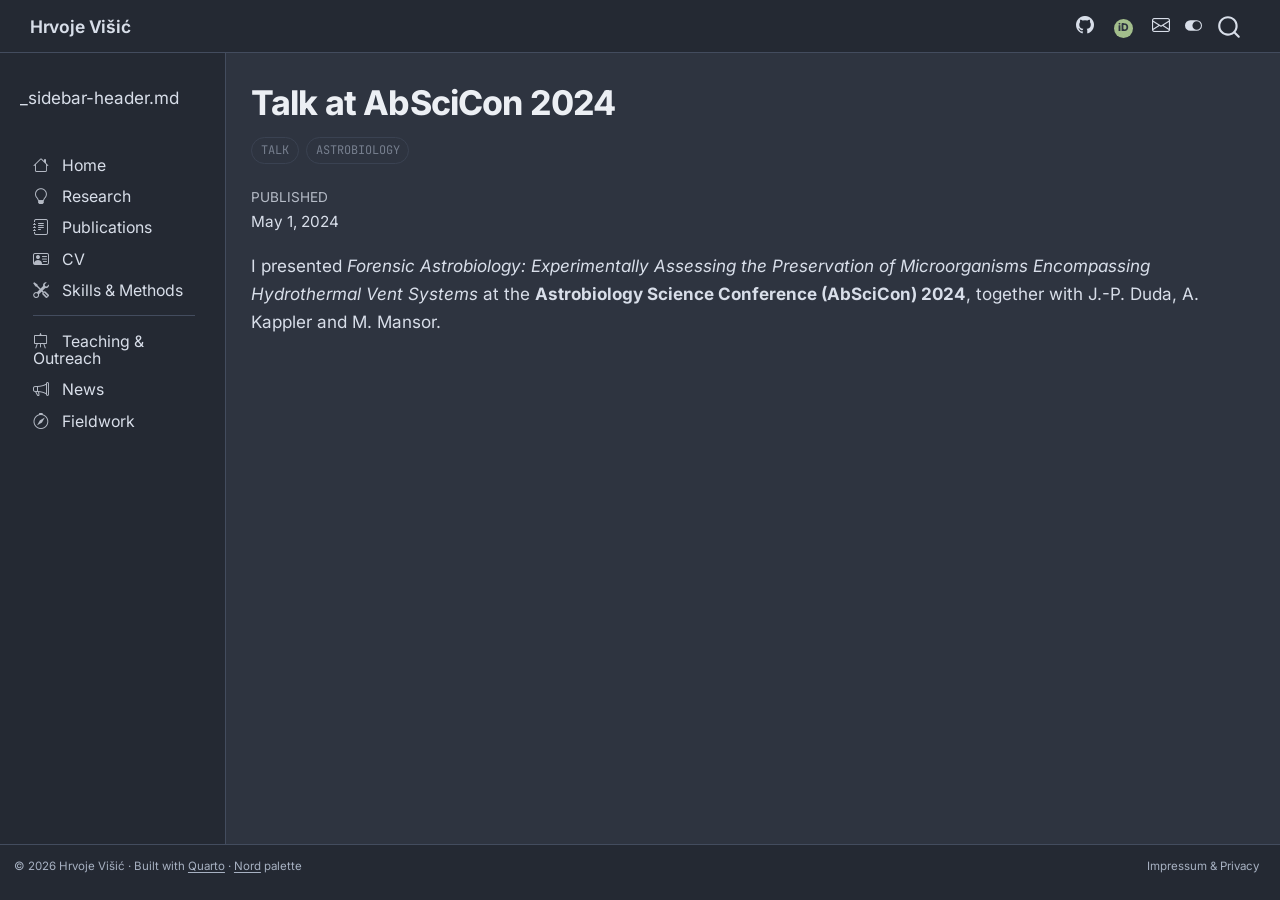
<file: docs/posts/2024-05-01-abscicon/index.html>
<!DOCTYPE html>
<html xmlns="http://www.w3.org/1999/xhtml" lang="en" xml:lang="en"><head>

<meta charset="utf-8">
<meta name="generator" content="quarto-1.11.9">

<meta name="viewport" content="width=device-width, initial-scale=1.0, user-scalable=yes">

<meta name="dcterms.date" content="2024-05-01">
<meta name="description" content="Forensic astrobiology: experimentally assessing the preservation of microorganisms from hydrothermal vent systems.">

<title>Talk at AbSciCon 2024 – Hrvoje Višić</title>
<style>
/* Default styles provided by pandoc.
** See https://pandoc.org/MANUAL.html#variables-for-html for config info.
*/
span.smallcaps{font-variant: small-caps;}
div.columns{display: flex; gap: 1.5em;}
div.column{flex: auto;}
@media screen {
div.columns{gap: min(4vw, 1.5em);}
div.column{overflow-x: auto;}
}
div.hanging-indent{margin-left: 1.5em; text-indent: -1.5em;}
ul.task-list{list-style: none;}
ul.task-list li input[type="checkbox"] {
  width: 0.8em;
  margin: 0 0.8em 0.2em -1em; /* quarto-specific, see https://github.com/quarto-dev/quarto-cli/issues/4556 */ 
  vertical-align: middle;
}
.display.math{display: block; text-align: center; margin: 0.5rem auto;}
</style>


<script src="../../site_libs/quarto-nav/quarto-nav.js"></script>
<script src="../../site_libs/quarto-nav/headroom.min.js"></script>
<script src="../../site_libs/clipboard/clipboard.min.js"></script>
<script src="../../site_libs/quarto-search/autocomplete.umd.js"></script>
<script src="../../site_libs/quarto-search/fuse.min.js"></script>
<script src="../../site_libs/quarto-search/quarto-search.js"></script>
<meta name="quarto:offset" content="../../">
<link href="../../images/favicon.svg" rel="icon" type="image/svg+xml">
<script src="../../site_libs/quarto-html/quarto.js" type="module"></script>
<script src="../../site_libs/quarto-html/tabsets/tabsets.js" type="module"></script>
<script src="../../site_libs/quarto-html/scrollable-regions/scrollable-regions.js" type="module"></script>
<script src="../../site_libs/quarto-html/popper.min.js"></script>
<script src="../../site_libs/quarto-html/tippy.umd.min.js"></script>
<script src="../../site_libs/quarto-html/anchor.min.js"></script>
<link href="../../site_libs/quarto-html/tippy.css" rel="stylesheet">
<link href="../../site_libs/quarto-html/quarto-syntax-highlighting-4bf167443614602e1088f7d6f674998b.css" rel="stylesheet" class="quarto-color-scheme" id="quarto-text-highlighting-styles">
<link href="../../site_libs/quarto-html/quarto-syntax-highlighting-dark-e2aee5bd4f734bca5199d46d119b6508.css" rel="stylesheet" class="quarto-color-scheme quarto-color-alternate" id="quarto-text-highlighting-styles">
<script src="../../site_libs/bootstrap/bootstrap.min.js"></script>
<link href="../../site_libs/bootstrap/bootstrap-icons.css" rel="stylesheet">
<link href="../../site_libs/bootstrap/bootstrap-a9a83dace3aadc5248856ad7f3377ef6.min.css" rel="stylesheet" append-hash="true" class="quarto-color-scheme" id="quarto-bootstrap" data-mode="light">
<link href="../../site_libs/bootstrap/bootstrap-dark-e2f8ce4d376cc281504e720a2629dc66.min.css" rel="stylesheet" append-hash="true" class="quarto-color-scheme quarto-color-alternate" id="quarto-bootstrap" data-mode="dark">
<script id="quarto-search-options" type="application/json">{
  "location": "navbar",
  "copy-button": false,
  "collapse-after": 3,
  "panel-placement": "end",
  "type": "overlay",
  "limit": 50,
  "keyboard-shortcut": [
    "f",
    "/",
    "s"
  ],
  "language": {
    "search-no-results-text": "No results",
    "search-matching-documents-text": "matching documents",
    "search-copy-link-title": "Copy link to search",
    "search-hide-matches-text": "Hide additional matches",
    "search-more-match-text": "more match in this document",
    "search-more-matches-text": "more matches in this document",
    "search-clear-button-title": "Clear",
    "search-text-placeholder": "",
    "search-detached-cancel-button-title": "Cancel",
    "search-submit-button-title": "Submit",
    "search-label": "Search"
  }
}</script>
<style>html{ scroll-behavior: smooth; }</style>


<link rel="stylesheet" href="../../fonts.css">
<link rel="stylesheet" href="../../styles.css">
<meta property="og:title" content="Talk at AbSciCon 2024 – Hrvoje Višić">
<meta property="og:description" content="Forensic astrobiology: experimentally assessing the preservation of microorganisms from hydrothermal vent systems.">
<meta property="og:image" content="https://divisici.github.io/images/profile.webp">
<meta property="og:site_name" content="Hrvoje Višić">
</head>

<body class="nav-sidebar docked nav-fixed fullcontent quarto-dark"><a id="quarto-skip-link" class="visually-hidden-focusable" href="#quarto-document-content">Skip to main content</a><script id="quarto-html-before-body" type="application/javascript">
    const toggleBodyColorMode = (bsSheetEl) => {
      const mode = bsSheetEl.getAttribute("data-mode");
      const bodyEl = window.document.querySelector("body");
      if (mode === "dark") {
        bodyEl.classList.add("quarto-dark");
        bodyEl.classList.remove("quarto-light");
      } else {
        bodyEl.classList.add("quarto-light");
        bodyEl.classList.remove("quarto-dark");
      }
    }
    const toggleBodyColorPrimary = () => {
      const bsSheetEl = window.document.querySelector("link#quarto-bootstrap:not([rel=disabled-stylesheet])");
      if (bsSheetEl) {
        toggleBodyColorMode(bsSheetEl);
      }
    }
    const setColorSchemeToggle = (alternate) => {
      const toggles = window.document.querySelectorAll('.quarto-color-scheme-toggle');
      for (let i=0; i < toggles.length; i++) {
        const toggle = toggles[i];
        if (toggle) {
          toggle.setAttribute("aria-checked", alternate ? "true" : "false");
          if (alternate) {
            toggle.classList.add("alternate");
          } else {
            toggle.classList.remove("alternate");
          }
        }
      }
    };
    const toggleColorMode = (alternate) => {
      // Switch the stylesheets
      const primaryStylesheets = window.document.querySelectorAll('link.quarto-color-scheme:not(.quarto-color-alternate)');
      const alternateStylesheets = window.document.querySelectorAll('link.quarto-color-scheme.quarto-color-alternate');
      manageTransitions('#quarto-margin-sidebar .nav-link', false);
      if (alternate) {
        // note: dark is layered on light, we don't disable primary!
        enableStylesheet(alternateStylesheets);
        for (const sheetNode of alternateStylesheets) {
          if (sheetNode.id === "quarto-bootstrap") {
            toggleBodyColorMode(sheetNode);
          }
        }
      } else {
        disableStylesheet(alternateStylesheets);
        enableStylesheet(primaryStylesheets)
        toggleBodyColorPrimary();
      }
      manageTransitions('#quarto-margin-sidebar .nav-link', true);
      // Switch the toggles
      setColorSchemeToggle(alternate)
    }
    // Hack to workaround the fact that safari doesn't
    // properly recolor the scrollbar when toggling (#1455).
    // Not run on load: stylesheets are set before first paint there, and
    // scrolling would undo the scroll to a URL fragment (#14973).
    // The one pixel nudge keeps the reader where they were.
    const refreshSafariScrollbar = () => {
      if (navigator.userAgent.indexOf('Safari') > 0 && navigator.userAgent.indexOf('Chrome') == -1) {
        manageTransitions("body", false);
        const scrollY = window.scrollY;
        window.scrollTo(0, scrollY > 0 ? scrollY - 1 : 1);
        setTimeout(() => {
          window.scrollTo(0, scrollY);
          manageTransitions("body", true);
        }, 40);
      }
    }
    const disableStylesheet = (stylesheets) => {
      for (let i=0; i < stylesheets.length; i++) {
        const stylesheet = stylesheets[i];
        stylesheet.rel = 'disabled-stylesheet';
      }
    }
    const enableStylesheet = (stylesheets) => {
      for (let i=0; i < stylesheets.length; i++) {
        const stylesheet = stylesheets[i];
        if(stylesheet.rel !== 'stylesheet') { // for Chrome, which will still FOUC without this check
          stylesheet.rel = 'stylesheet';
        }
      }
    }
    const manageTransitions = (selector, allowTransitions) => {
      const els = window.document.querySelectorAll(selector);
      for (let i=0; i < els.length; i++) {
        const el = els[i];
        if (allowTransitions) {
          el.classList.remove('notransition');
        } else {
          el.classList.add('notransition');
        }
      }
    }
    const isFileUrl = () => {
      return window.location.protocol === 'file:';
    }
    const hasAlternateSentinel = () => {
      let styleSentinel = getColorSchemeSentinel();
      if (styleSentinel !== null) {
        return styleSentinel === "alternate";
      } else {
        return false;
      }
    }
    const setStyleSentinel = (alternate) => {
      const value = alternate ? "alternate" : "default";
      if (!isFileUrl()) {
        window.localStorage.setItem("quarto-color-scheme", value);
      } else {
        localAlternateSentinel = value;
      }
    }
    const getColorSchemeSentinel = () => {
      if (!isFileUrl()) {
        const storageValue = window.localStorage.getItem("quarto-color-scheme");
        return storageValue != null ? storageValue : localAlternateSentinel;
      } else {
        return localAlternateSentinel;
      }
    }
    const toggleGiscusIfUsed = (isAlternate, darkModeDefault) => {
      const baseTheme = document.querySelector('#giscus-base-theme')?.value ?? 'light';
      const alternateTheme = document.querySelector('#giscus-alt-theme')?.value ?? 'dark';
      let newTheme = '';
      if(authorPrefersDark) {
        newTheme = isAlternate ? baseTheme : alternateTheme;
      } else {
        newTheme = isAlternate ? alternateTheme : baseTheme;
      }
      const changeGiscusTheme = () => {
        // From: https://github.com/giscus/giscus/issues/336
        const sendMessage = (message) => {
          const iframe = document.querySelector('iframe.giscus-frame');
          if (!iframe) return;
          iframe.contentWindow.postMessage({ giscus: message }, 'https://giscus.app');
        }
        sendMessage({
          setConfig: {
            theme: newTheme
          }
        });
      }
      const isGiscussLoaded = window.document.querySelector('iframe.giscus-frame') !== null;
      if (isGiscussLoaded) {
        changeGiscusTheme();
      }
    };
    const authorPrefersDark = true;
    const darkModeDefault = authorPrefersDark;
    let localAlternateSentinel = darkModeDefault ? 'alternate' : 'default';
    // Dark / light mode switch
    window.quartoToggleColorScheme = () => {
      // Read the current dark / light value
      let toAlternate = !hasAlternateSentinel();
      toggleColorMode(toAlternate);
      refreshSafariScrollbar();
      setStyleSentinel(toAlternate);
      toggleGiscusIfUsed(toAlternate, darkModeDefault);
      window.dispatchEvent(new Event('resize'));
    };
    // Switch to dark mode if need be
    if (hasAlternateSentinel()) {
      toggleColorMode(true);
    } else {
      toggleColorMode(false);
    }
  </script>

<div id="quarto-search-results"></div>
  <header id="quarto-header" class="headroom fixed-top">
    <nav class="navbar navbar-expand " data-bs-theme="dark" aria-label="Site">
      <div class="navbar-container container-fluid">
      <div class="navbar-brand-container mx-auto">
    <a class="navbar-brand" href="../../index.html">
    <span class="navbar-title">Hrvoje Višić</span>
    </a>
  </div>
          <ul class="navbar-nav navbar-nav-scroll ms-auto">
  <li class="nav-item compact">
    <a class="nav-link" href="https://github.com/DiVisici"> <i class="bi bi-github" role="img" aria-label="GitHub">
</i> 
<span class="menu-text"></span></a>
  </li>  
  <li class="nav-item">
    <a class="nav-link" href="https://orcid.org/0000-0003-0406-5330"> 
<span class="menu-text">iD</span></a>
  </li>  
  <li class="nav-item compact">
    <a class="nav-link" href="mailto:hrvoje.visic@uni-tuebingen.de"> <i class="bi bi-envelope" role="img" aria-label="Email">
</i> 
<span class="menu-text"></span></a>
  </li>  
</ul>
          <div class="quarto-navbar-tools">
  <button type="button" role="switch" aria-checked="false" class="quarto-color-scheme-toggle quarto-navigation-tool  px-1" onclick="window.quartoToggleColorScheme(); return false;" title="Toggle dark mode" aria-label="Toggle dark mode"><i class="bi"></i></button>
</div>
            <div id="quarto-search" class="" title="Search"></div>
      </div> <!-- /container-fluid -->
    </nav>
  <nav class="quarto-secondary-nav" aria-label="Toolbar">
    <div class="container-fluid d-flex">
      <button type="button" class="quarto-btn-toggle btn" data-bs-toggle="collapse" role="button" data-bs-target=".quarto-sidebar-collapse-item" aria-controls="quarto-sidebar" aria-expanded="false" aria-label="Toggle sidebar navigation" onclick="if (window.quartoToggleHeadroom) { window.quartoToggleHeadroom(); }">
        <i class="bi bi-layout-text-sidebar-reverse"></i>
      </button>
        <a class="flex-grow-1 no-decor" data-bs-toggle="collapse" data-bs-target=".quarto-sidebar-collapse-item" onclick="if (window.quartoToggleHeadroom) { window.quartoToggleHeadroom(); }">      
          <h1 class="quarto-secondary-nav-title">Talk at AbSciCon 2024</h1>
        </a>     
    </div>
  </nav>
</header>
<!-- content -->
<div id="quarto-content" class="quarto-container page-columns page-rows-contents page-layout-article page-navbar">
<!-- sidebar -->
  <nav id="quarto-sidebar" class="sidebar collapse collapse-horizontal quarto-sidebar-collapse-item sidebar-navigation docked overflow-auto" aria-label="Section"><div class="quarto-sidebar-header"><div class="sidebar-header-item">
<p>_sidebar-header.md</p>
</div></div>
    <div class="sidebar-menu-container"> 
    <ul class="list-unstyled mt-1">
        <li class="sidebar-item">
  <div class="sidebar-item-container"> 
  <a href="../../index.html" class="sidebar-item-text sidebar-link"><i class="bi bi-house" role="img">
</i> 
 <span class="menu-text">Home</span></a>
  </div>
</li>
        <li class="sidebar-item">
  <div class="sidebar-item-container"> 
  <a href="../../research.html" class="sidebar-item-text sidebar-link"><i class="bi bi-lightbulb" role="img">
</i> 
 <span class="menu-text">Research</span></a>
  </div>
</li>
        <li class="sidebar-item">
  <div class="sidebar-item-container"> 
  <a href="../../publications.html" class="sidebar-item-text sidebar-link"><i class="bi bi-journal-text" role="img">
</i> 
 <span class="menu-text">Publications</span></a>
  </div>
</li>
        <li class="sidebar-item">
  <div class="sidebar-item-container"> 
  <a href="../../cv.html" class="sidebar-item-text sidebar-link"><i class="bi bi-person-vcard" role="img">
</i> 
 <span class="menu-text">CV</span></a>
  </div>
</li>
        <li class="sidebar-item">
  <div class="sidebar-item-container"> 
  <a href="../../skills.html" class="sidebar-item-text sidebar-link"><i class="bi bi-tools" role="img">
</i> 
 <span class="menu-text">Skills &amp; Methods</span></a>
  </div>
</li>
        <li class="px-0"><hr class="sidebar-divider hi "></li>
        <li class="sidebar-item">
  <div class="sidebar-item-container"> 
  <a href="../../teaching.html" class="sidebar-item-text sidebar-link"><i class="bi bi-easel" role="img">
</i> 
 <span class="menu-text">Teaching &amp; Outreach</span></a>
  </div>
</li>
        <li class="sidebar-item">
  <div class="sidebar-item-container"> 
  <a href="../../news.html" class="sidebar-item-text sidebar-link"><i class="bi bi-megaphone" role="img">
</i> 
 <span class="menu-text">News</span></a>
  </div>
</li>
        <li class="sidebar-item">
  <div class="sidebar-item-container"> 
  <a href="../../fieldwork.html" class="sidebar-item-text sidebar-link"><i class="bi bi-compass" role="img">
</i> 
 <span class="menu-text">Fieldwork</span></a>
  </div>
</li>
    </ul>
    </div>
</nav>
<div id="quarto-sidebar-glass" class="quarto-sidebar-collapse-item" data-bs-toggle="collapse" data-bs-target=".quarto-sidebar-collapse-item"></div>
<!-- margin-sidebar -->
    
<!-- main -->
<main class="content" id="quarto-document-content" tabindex="-1">


<header id="title-block-header" class="quarto-title-block default">
<div class="quarto-title">
<h1 class="title d-none d-lg-block">Talk at AbSciCon 2024</h1>
  <div class="quarto-categories">
    <div class="quarto-category">talk</div>
    <div class="quarto-category">astrobiology</div>
  </div>
  </div>

<div>
  <div class="description">
    Forensic astrobiology: experimentally assessing the preservation of microorganisms from hydrothermal vent systems.
  </div>
</div>


<div class="quarto-title-meta">

    
    <div>
    <div class="quarto-title-meta-heading">Published</div>
    <div class="quarto-title-meta-contents">
      <p class="date">May 1, 2024</p>
    </div>
  </div>
  
    
  </div>
  


</header>


<p>I presented <em>Forensic Astrobiology: Experimentally Assessing the Preservation of Microorganisms Encompassing Hydrothermal Vent Systems</em> at the <strong>Astrobiology Science Conference (AbSciCon) 2024</strong>, together with J.-P. Duda, A. Kappler and M. Mansor.</p>



<a onclick="window.scrollTo(0, 0); return false;" role="button" id="quarto-back-to-top"><i class="bi bi-arrow-up"></i> Back to top</a></main> <!-- /main -->
<script id="quarto-html-after-body" type="application/javascript">
  window.document.addEventListener("DOMContentLoaded", function (event) {
    // Ensure there is a toggle, if there isn't float one in the top right
    if (window.document.querySelector('.quarto-color-scheme-toggle') === null) {
      const toggle = window.document.createElement('button');
      toggle.type = "button";
      toggle.setAttribute("role", "switch");
      toggle.setAttribute("aria-checked", "false");
      toggle.classList.add('top-right');
      toggle.classList.add('quarto-color-scheme-toggle');
      toggle.setAttribute("aria-label", "Toggle dark mode");
      toggle.onclick = function() { try { window.quartoToggleColorScheme(); } catch {} return false; };
      const i = window.document.createElement("i");
      i.classList.add('bi');
      toggle.appendChild(i);
      // Put the toggle in a landmark of its own, so that landmark navigation
      // can reach it.
      //
      // The container is always a fresh direct child of body, and the toggle is
      // never moved into page furniture that the theme or the author controls.
      // The toggle is positioned against the page, so any ancestor that
      // establishes a containing block captures it: a positioned element or a
      // grid for position: absolute, and transform, filter, will-change or
      // contain for position: fixed. A direct child of body has none of these
      // to inherit, and the shift when one appears is silent and visual.
      //
      // ARIA says a document should have at most one banner, and axe reports a
      // duplicate whether or not the banners carry distinct labels. So use a
      // header when the page has no banner yet, and a named region otherwise.
      //
      // A header is a banner wherever it sits, unless it is inside sectioning
      // content, so this cannot just look at the children of body: a custom
      // page layout wraps the title block header in a plain div. An explicit
      // role="banner" always counts.
      const sectioning = 'article, aside, main, nav, section, [role="article"], [role="complementary"], [role="main"], [role="navigation"], [role="region"]';
      const hasBanner = Array.from(
        window.document.querySelectorAll('header:not([role]), [role="banner"]')
      ).some(function(el) {
        return el.hasAttribute("role") || el.closest(sectioning) === null;
      });
      const container = window.document.createElement(hasBanner ? "div" : "header");
      if (hasBanner) {
        container.setAttribute("role", "region");
        container.setAttribute("aria-label", "Toggle dark mode");
      }
      container.classList.add('quarto-color-scheme-toggle-container');
      container.appendChild(toggle);
      window.document.body.appendChild(container);
    }
    setColorSchemeToggle(hasAlternateSentinel())
    const icon = "";
    const anchorJS = new window.AnchorJS();
    anchorJS.options = {
      placement: 'right',
      icon: icon
    };
    anchorJS.add('.anchored');
    const isCodeAnnotation = (el) => {
      for (const clz of el.classList) {
        if (clz.startsWith('code-annotation-')) {                     
          return true;
        }
      }
      return false;
    }
    const onCopySuccess = function(e) {
      // button target
      const button = e.trigger;
      // don't keep focus
      button.blur();
      // flash "checked"
      button.classList.add('code-copy-button-checked');
      var currentTitle = button.getAttribute("title");
      button.setAttribute("title", "Copied!");
      let tooltip;
      if (window.bootstrap) {
        button.setAttribute("data-bs-toggle", "tooltip");
        button.setAttribute("data-bs-placement", "left");
        button.setAttribute("data-bs-title", "Copied!");
        tooltip = new bootstrap.Tooltip(button, 
          { trigger: "manual", 
            customClass: "code-copy-button-tooltip",
            offset: [0, -8]});
        tooltip.show();    
      }
      setTimeout(function() {
        if (tooltip) {
          tooltip.hide();
          button.removeAttribute("data-bs-title");
          button.removeAttribute("data-bs-toggle");
          button.removeAttribute("data-bs-placement");
        }
        button.setAttribute("title", currentTitle);
        button.classList.remove('code-copy-button-checked');
      }, 1000);
      // clear code selection
      e.clearSelection();
    }
    const getTextToCopy = function(trigger) {
      const outerScaffold = trigger.parentElement.cloneNode(true);
      const codeEl = outerScaffold.querySelector('code');
      for (const childEl of codeEl.children) {
        if (isCodeAnnotation(childEl)) {
          childEl.remove();
        }
      }
      return codeEl.innerText;
    }
    const clipboard = new window.ClipboardJS('.code-copy-button:not([data-in-quarto-modal])', {
      text: getTextToCopy
    });
    clipboard.on('success', onCopySuccess);
    if (window.document.getElementById('quarto-embedded-source-code-modal')) {
      const clipboardModal = new window.ClipboardJS('.code-copy-button[data-in-quarto-modal]', {
        text: getTextToCopy,
        container: window.document.getElementById('quarto-embedded-source-code-modal')
      });
      clipboardModal.on('success', onCopySuccess);
    }
      var localhostRegex = new RegExp(/^(?:http|https):\/\/localhost\:?[0-9]*\//);
      var mailtoRegex = new RegExp(/^mailto:/);
        var filterRegex = new RegExp("https:\/\/divisici\.github\.io");
      const newWindowLabel = "(opens in a new tab)";
      const newWindowNoteId = "quarto-ext-newwindow-label";
      // Links reference one hidden label through aria-describedby, so the
      // announcement never changes their accessible name.
      var describeNewWindow = (link) => {
        if (!window.document.getElementById(newWindowNoteId)) {
          var newWindowNote = window.document.createElement("span");
          newWindowNote.id = newWindowNoteId;
          newWindowNote.hidden = true;
          newWindowNote.textContent = newWindowLabel;
          window.document.body.appendChild(newWindowNote);
        }
        var describedBy = (link.getAttribute("aria-describedby") || "").split(/\s+/).filter(Boolean);
        if (!describedBy.includes(newWindowNoteId)) {
          describedBy.push(newWindowNoteId);
          link.setAttribute("aria-describedby", describedBy.join(" "));
        }
      }
      var isInternal = (href) => {
          return filterRegex.test(href) || localhostRegex.test(href) || mailtoRegex.test(href);
      }
      // Inspect non-navigation links and adorn them if external
      window.quartoDecorateExternalLinks = function (root) {
     var links = (root || window.document).querySelectorAll('a[href]:not(.nav-link):not(.navbar-brand):not(.toc-action):not(.sidebar-link):not(.sidebar-item-toggle):not(.pagination-link):not(.no-external):not([aria-hidden]):not(.dropdown-item):not(.quarto-navigation-tool):not(.about-link)');
      for (var i=0; i<links.length; i++) {
        const link = links[i];
        if (!isInternal(link.href)) {
          // undo the damage that might have been done by quarto-nav.js in the case of
          // links that we want to consider external
          if (link.dataset.originalHref !== undefined) {
            link.href = link.dataset.originalHref;
          }
            // target, if specified
            link.setAttribute("target", "_blank");
            if (link.getAttribute("rel") === null) {
              link.setAttribute("rel", "noopener");
            }
            describeNewWindow(link);
          if (!link.classList.contains('no-external-icon')) {
          }
        }
      }
      };
      window.quartoDecorateExternalLinks(window.document);
    // Esc closes the popup (WCAG 1.4.13) and focus leaving both trigger and
    // popup closes it (WCAG 2.4.11); tippy handles neither for interactive popups.
    const hideOnEscAndFocusOut = {
      name: 'hideOnEscAndFocusOut',
      defaultValue: true,
      fn(instance) {
        const dismiss = () => {
          // A show scheduled by the trigger delay would otherwise reopen it
          instance.clearDelayTimeouts();
          instance.hide();
        };
        const onKeyDown = (event) => {
          if (event.key !== 'Escape') {
            return;
          }
          // Keep Esc from also reaching page handlers (e.g. reveal.js overview),
          // except an open reveal.js slide menu, which Esc should close too.
          // The menu handles keys only when its keyboard option is on.
          const menuHandlesEsc = window.Reveal?.getPlugin?.('menu')?.isOpen() &&
            window.Reveal.getConfig().menu?.keyboard !== false;
          if (!menuHandlesEsc) {
            event.stopPropagation();
          }
          if (instance.popper.contains(window.document.activeElement)) {
            // Disabled while refocusing so the focus trigger does not reopen it
            instance.disable();
            instance.reference.focus();
            instance.enable();
          }
          dismiss();
        };
        const onFocusOut = (event) => {
          const target = event.relatedTarget;
          if (target && !instance.reference.contains(target) &&
              !instance.popper.contains(target)) {
            dismiss();
          }
        };
        // On the trigger too: a click trigger (code-annotations: select) has no
        // blur handling. Attached for the instance's lifetime so leaving the
        // trigger also cancels a show still pending on the trigger delay.
        instance.reference.addEventListener('focusout', onFocusOut);
        return {
          onShow() {
            window.document.addEventListener('keydown', onKeyDown, true);
            instance.popper.addEventListener('focusout', onFocusOut);
          },
          onHide() {
            window.document.removeEventListener('keydown', onKeyDown, true);
            instance.popper.removeEventListener('focusout', onFocusOut);
          },
          onDestroy() {
            instance.reference.removeEventListener('focusout', onFocusOut);
          },
        };
      },
    };
    function tippyHover(el, contentFn, onTriggerFn, onUntriggerFn) {
      const config = {
        allowHTML: true,
        maxWidth: 500,
        delay: 100,
        arrow: false,
        appendTo: function(el) {
            return el.parentElement;
        },
        interactive: true,
        interactiveBorder: 10,
        theme: 'quarto',
        placement: 'bottom-start',
        plugins: [hideOnEscAndFocusOut],
      };
      if (contentFn) {
        config.content = contentFn;
      }
      if (onTriggerFn) {
        config.onTrigger = onTriggerFn;
      }
      if (onUntriggerFn) {
        config.onUntrigger = onUntriggerFn;
      }
      window.tippy(el, config); 
    }
    const noterefs = window.document.querySelectorAll('a[role="doc-noteref"]');
    for (var i=0; i<noterefs.length; i++) {
      const ref = noterefs[i];
      tippyHover(ref, function() {
        // use id or data attribute instead here
        let href = ref.getAttribute('data-footnote-href') || ref.getAttribute('href');
        try { href = new URL(href).hash; } catch {}
        const id = href.replace(/^#\/?/, "");
        const note = window.document.getElementById(id);
        if (note) {
          return note.innerHTML;
        } else {
          return "";
        }
      });
    }
    const xrefs = window.document.querySelectorAll('a.quarto-xref');
    const processXRef = (id, note) => {
      // Strip column container classes
      const stripColumnClz = (el) => {
        el.classList.remove("page-full", "page-columns");
        if (el.children) {
          for (const child of el.children) {
            stripColumnClz(child);
          }
        }
      }
      stripColumnClz(note)
      if (id === null || id.startsWith('sec-')) {
        // Special case sections, only their first couple elements
        const container = document.createElement("div");
        if (note.children && note.children.length > 2) {
          container.appendChild(note.children[0].cloneNode(true));
          for (let i = 1; i < note.children.length; i++) {
            const child = note.children[i];
            if (child.tagName === "P" && child.innerText === "") {
              continue;
            } else {
              container.appendChild(child.cloneNode(true));
              break;
            }
          }
          if (window.Quarto?.typesetMath) {
            window.Quarto.typesetMath(container);
          }
          return container.innerHTML
        } else {
          if (window.Quarto?.typesetMath) {
            window.Quarto.typesetMath(note);
          }
          return note.innerHTML;
        }
      } else {
        // Remove any anchor links if they are present
        const anchorLink = note.querySelector('a.anchorjs-link');
        if (anchorLink) {
          anchorLink.remove();
        }
        if (window.Quarto?.typesetMath) {
          window.Quarto.typesetMath(note);
        }
        if (note.classList.contains("callout")) {
          return note.outerHTML;
        } else {
          return note.innerHTML;
        }
      }
    }
    for (var i=0; i<xrefs.length; i++) {
      const xref = xrefs[i];
      tippyHover(xref, undefined, function(instance) {
        instance.disable();
        let url = xref.getAttribute('href');
        let hash = undefined; 
        if (url.startsWith('#')) {
          hash = url;
        } else {
          try { hash = new URL(url).hash; } catch {}
        }
        if (hash) {
          const id = hash.replace(/^#\/?/, "");
          const note = window.document.getElementById(id);
          if (note !== null) {
            try {
              const html = processXRef(id, note.cloneNode(true));
              instance.setContent(html);
            } finally {
              instance.enable();
              instance.show();
            }
          } else {
            // See if we can fetch this
            fetch(url.split('#')[0])
            .then(res => res.text())
            .then(html => {
              const parser = new DOMParser();
              const htmlDoc = parser.parseFromString(html, "text/html");
              const note = htmlDoc.getElementById(id);
              if (note !== null) {
                const html = processXRef(id, note);
                instance.setContent(html);
              } 
            }).finally(() => {
              instance.enable();
              instance.show();
            });
          }
        } else {
          // See if we can fetch a full url (with no hash to target)
          // This is a special case and we should probably do some content thinning / targeting
          fetch(url)
          .then(res => res.text())
          .then(html => {
            const parser = new DOMParser();
            const htmlDoc = parser.parseFromString(html, "text/html");
            const note = htmlDoc.querySelector('main.content');
            if (note !== null) {
              // This should only happen for chapter cross references
              // (since there is no id in the URL)
              // remove the first header
              if (note.children.length > 0 && note.children[0].tagName === "HEADER") {
                note.children[0].remove();
              }
              const html = processXRef(null, note);
              instance.setContent(html);
            } 
          }).finally(() => {
            instance.enable();
            instance.show();
          });
        }
      }, function(instance) {
      });
    }
        let selectedAnnoteEl;
        const selectorForAnnotation = ( cell, annotation) => {
          let cellAttr = 'data-code-cell="' + cell + '"';
          let lineAttr = 'data-code-annotation="' +  annotation + '"';
          const selector = 'span[' + cellAttr + '][' + lineAttr + ']';
          return selector;
        }
        const selectCodeLines = (annoteEl) => {
          const doc = window.document;
          const targetCell = annoteEl.getAttribute("data-target-cell");
          const targetAnnotation = annoteEl.getAttribute("data-target-annotation");
          const annoteSpan = window.document.querySelector(selectorForAnnotation(targetCell, targetAnnotation));
          const lines = annoteSpan.getAttribute("data-code-lines").split(",");
          const lineIds = lines.map((line) => {
            return targetCell + "-" + line;
          })
          // Each band is positioned against its own containing block, which is
          // not the offsetParent of the lines, so place it from client rects.
          const placeBand = (band, firstEl, lastEl, codeBlock) => {
            const container = band.offsetParent;
            if (container === null) {
              return;
            }
            const containerRect = container.getBoundingClientRect();
            // Reveal.js scales slides with a transform, so convert client
            // pixels back to the CSS pixels of the container.
            const scale = containerRect.height / container.offsetHeight || 1;
            const firstRect = firstEl.getBoundingClientRect();
            const lastRect = lastEl.getBoundingClientRect();
            const top = (firstRect.top - containerRect.top) / scale - container.clientTop + container.scrollTop;
            const height = (lastRect.bottom - firstRect.top) / scale;
            band.style.top = top - 2 + "px";
            band.style.height = height + 4 + "px";
            if (codeBlock) {
              // Without the copy button wrapper, the containing block is wider
              // than the code block, so span the code block explicitly.
              const blockRect = codeBlock.getBoundingClientRect();
              band.style.left = (blockRect.left - containerRect.left) / scale - container.clientLeft + container.scrollLeft + "px";
              band.style.width = blockRect.width / scale + "px";
            }
          };
          if (lineIds.length > 0) {
            const el = window.document.getElementById(lineIds[0]);
            const lastEl = window.document.getElementById(lineIds[lineIds.length - 1]);
            const parent = el.parentElement.parentElement;
            // cook up a div (if necessary) and position it
            let div = window.document.getElementById("code-annotation-line-highlight");
            if (div === null) {
              div = window.document.createElement("div");
              div.setAttribute("id", "code-annotation-line-highlight");
              div.style.position = 'absolute';
              parent.appendChild(div);
            }
            placeBand(div, el, lastEl, parent.closest("div.sourceCode") || parent);
            let gutterDiv = window.document.getElementById("code-annotation-line-highlight-gutter");
            if (gutterDiv === null) {
              gutterDiv = window.document.createElement("div");
              gutterDiv.setAttribute("id", "code-annotation-line-highlight-gutter");
              gutterDiv.style.position = 'absolute';
              const codeCell = window.document.getElementById(targetCell);
              const gutter = codeCell.querySelector('.code-annotation-gutter');
              gutter.appendChild(gutterDiv);
            }
            placeBand(gutterDiv, el, lastEl);
            selectedAnnoteEl = annoteEl;
          }
        };
        const unselectCodeLines = () => {
          const elementsIds = ["code-annotation-line-highlight", "code-annotation-line-highlight-gutter"];
          elementsIds.forEach((elId) => {
            const div = window.document.getElementById(elId);
            if (div) {
              div.remove();
            }
          });
          selectedAnnoteEl = undefined;
        };
          // Handle positioning of the toggle
      window.addEventListener(
        "resize",
        throttle(() => {
          elRect = undefined;
          if (selectedAnnoteEl) {
            selectCodeLines(selectedAnnoteEl);
          }
        }, 10)
      );
      function throttle(fn, ms) {
      let throttle = false;
      let timer;
        return (...args) => {
          if(!throttle) { // first call gets through
              fn.apply(this, args);
              throttle = true;
          } else { // all the others get throttled
              if(timer) clearTimeout(timer); // cancel #2
              timer = setTimeout(() => {
                fn.apply(this, args);
                timer = throttle = false;
              }, ms);
          }
        };
      }
        // Attach click handler to the DT
        const annoteDls = window.document.querySelectorAll('dt[data-target-cell]');
        for (const annoteDlNode of annoteDls) {
          annoteDlNode.addEventListener('click', (event) => {
            const clickedEl = event.target;
            if (clickedEl !== selectedAnnoteEl) {
              unselectCodeLines();
              const activeEl = window.document.querySelector('dt[data-target-cell].code-annotation-active');
              if (activeEl) {
                activeEl.classList.remove('code-annotation-active');
              }
              selectCodeLines(clickedEl);
              clickedEl.classList.add('code-annotation-active');
            } else {
              // Unselect the line
              unselectCodeLines();
              clickedEl.classList.remove('code-annotation-active');
            }
          });
        }
    const findCites = (el) => {
      const parentEl = el.parentElement;
      if (parentEl) {
        const cites = parentEl.dataset.cites;
        if (cites) {
          return {
            el,
            cites: cites.split(' ')
          };
        } else {
          return findCites(el.parentElement)
        }
      } else {
        return undefined;
      }
    };
    var bibliorefs = window.document.querySelectorAll('a[role="doc-biblioref"]');
    for (var i=0; i<bibliorefs.length; i++) {
      const ref = bibliorefs[i];
      const citeInfo = findCites(ref);
      if (citeInfo) {
        tippyHover(citeInfo.el, function() {
          var popup = window.document.createElement('div');
          citeInfo.cites.forEach(function(cite) {
            var citeDiv = window.document.createElement('div');
            citeDiv.classList.add('hanging-indent');
            citeDiv.classList.add('csl-entry');
            var biblioDiv = window.document.getElementById('ref-' + cite);
            if (biblioDiv) {
              citeDiv.innerHTML = biblioDiv.innerHTML;
            }
            popup.appendChild(citeDiv);
          });
          return popup.innerHTML;
        });
      }
    }
  });
  </script>
  <script type="application/javascript">
  window.quartoScrollableRegionsLabels = {"code":"Scrollable code","output":"Scrollable output"};
  </script>
</div> <!-- /content -->
<footer class="footer">
  <div class="nav-footer">
    <div class="nav-footer-left">
<p>© 2026 Hrvoje Višić · Built with <a href="https://quarto.org">Quarto</a> · <a href="https://www.nordtheme.com">Nord</a> palette</p>
</div>   
    <div class="nav-footer-center">
      &nbsp;
    </div>
    <div class="nav-footer-right">
      <ul class="footer-items list-unstyled">
    <li class="nav-item">
    <a class="nav-link" href="../../impressum.html">
<p>Impressum &amp; Privacy</p>
</a>
  </li>  
</ul>
    </div>
  </div>
</footer>




<script src="../../site_libs/quarto-html/zenscroll-min.js"></script>
</body></html>
</file>
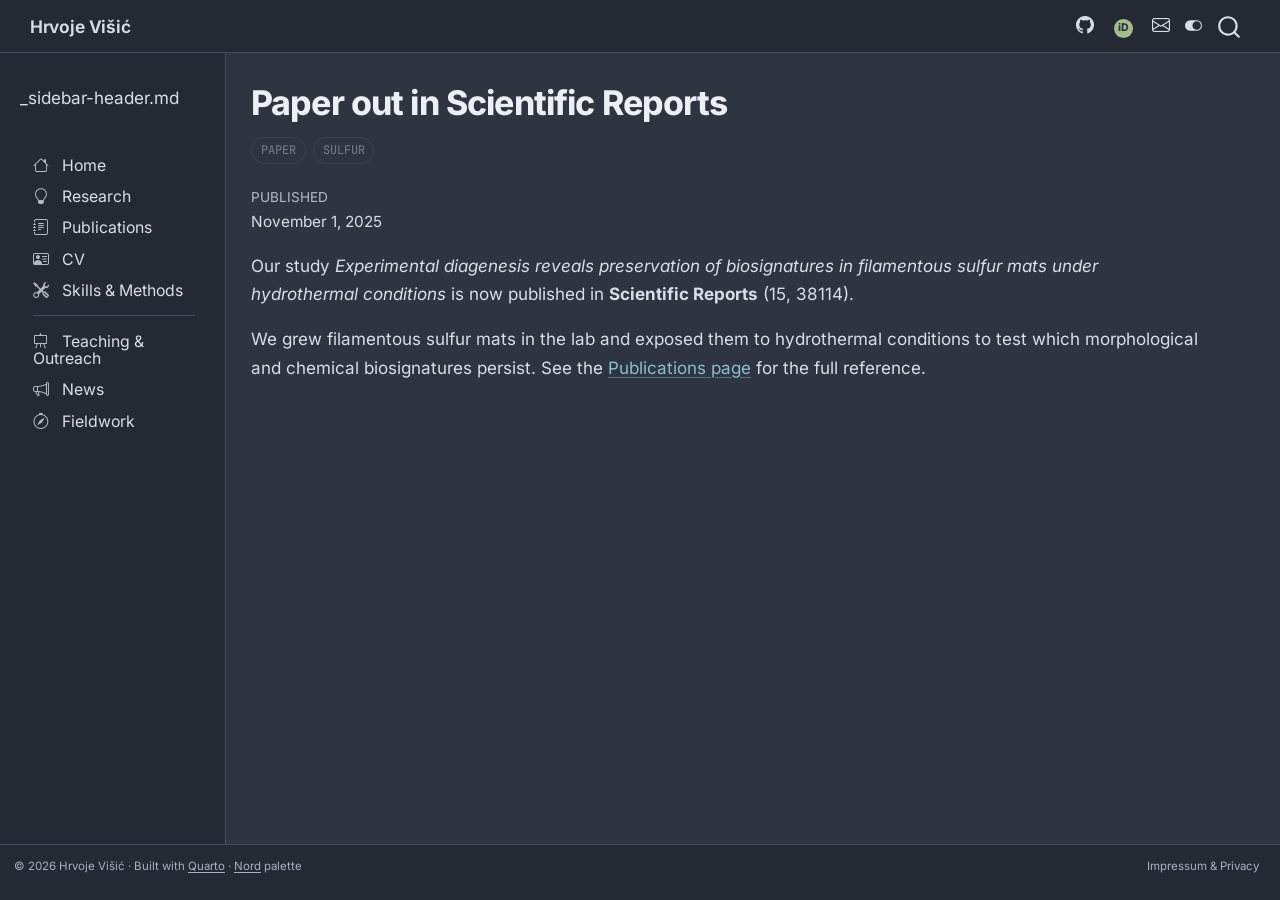
<file: docs/posts/2025-11-01-sci-rep-paper/index.html>
<!DOCTYPE html>
<html xmlns="http://www.w3.org/1999/xhtml" lang="en" xml:lang="en"><head>

<meta charset="utf-8">
<meta name="generator" content="quarto-1.11.9">

<meta name="viewport" content="width=device-width, initial-scale=1.0, user-scalable=yes">

<meta name="dcterms.date" content="2025-11-01">
<meta name="description" content="Experimental diagenesis shows that biosignatures in filamentous sulfur mats can survive hydrothermal conditions.">

<title>Paper out in Scientific Reports – Hrvoje Višić</title>
<style>
/* Default styles provided by pandoc.
** See https://pandoc.org/MANUAL.html#variables-for-html for config info.
*/
span.smallcaps{font-variant: small-caps;}
div.columns{display: flex; gap: 1.5em;}
div.column{flex: auto;}
@media screen {
div.columns{gap: min(4vw, 1.5em);}
div.column{overflow-x: auto;}
}
div.hanging-indent{margin-left: 1.5em; text-indent: -1.5em;}
ul.task-list{list-style: none;}
ul.task-list li input[type="checkbox"] {
  width: 0.8em;
  margin: 0 0.8em 0.2em -1em; /* quarto-specific, see https://github.com/quarto-dev/quarto-cli/issues/4556 */ 
  vertical-align: middle;
}
.display.math{display: block; text-align: center; margin: 0.5rem auto;}
</style>


<script src="../../site_libs/quarto-nav/quarto-nav.js"></script>
<script src="../../site_libs/quarto-nav/headroom.min.js"></script>
<script src="../../site_libs/clipboard/clipboard.min.js"></script>
<script src="../../site_libs/quarto-search/autocomplete.umd.js"></script>
<script src="../../site_libs/quarto-search/fuse.min.js"></script>
<script src="../../site_libs/quarto-search/quarto-search.js"></script>
<meta name="quarto:offset" content="../../">
<link href="../../images/favicon.svg" rel="icon" type="image/svg+xml">
<script src="../../site_libs/quarto-html/quarto.js" type="module"></script>
<script src="../../site_libs/quarto-html/tabsets/tabsets.js" type="module"></script>
<script src="../../site_libs/quarto-html/scrollable-regions/scrollable-regions.js" type="module"></script>
<script src="../../site_libs/quarto-html/popper.min.js"></script>
<script src="../../site_libs/quarto-html/tippy.umd.min.js"></script>
<script src="../../site_libs/quarto-html/anchor.min.js"></script>
<link href="../../site_libs/quarto-html/tippy.css" rel="stylesheet">
<link href="../../site_libs/quarto-html/quarto-syntax-highlighting-4bf167443614602e1088f7d6f674998b.css" rel="stylesheet" class="quarto-color-scheme" id="quarto-text-highlighting-styles">
<link href="../../site_libs/quarto-html/quarto-syntax-highlighting-dark-e2aee5bd4f734bca5199d46d119b6508.css" rel="stylesheet" class="quarto-color-scheme quarto-color-alternate" id="quarto-text-highlighting-styles">
<script src="../../site_libs/bootstrap/bootstrap.min.js"></script>
<link href="../../site_libs/bootstrap/bootstrap-icons.css" rel="stylesheet">
<link href="../../site_libs/bootstrap/bootstrap-a9a83dace3aadc5248856ad7f3377ef6.min.css" rel="stylesheet" append-hash="true" class="quarto-color-scheme" id="quarto-bootstrap" data-mode="light">
<link href="../../site_libs/bootstrap/bootstrap-dark-e2f8ce4d376cc281504e720a2629dc66.min.css" rel="stylesheet" append-hash="true" class="quarto-color-scheme quarto-color-alternate" id="quarto-bootstrap" data-mode="dark">
<script id="quarto-search-options" type="application/json">{
  "location": "navbar",
  "copy-button": false,
  "collapse-after": 3,
  "panel-placement": "end",
  "type": "overlay",
  "limit": 50,
  "keyboard-shortcut": [
    "f",
    "/",
    "s"
  ],
  "language": {
    "search-no-results-text": "No results",
    "search-matching-documents-text": "matching documents",
    "search-copy-link-title": "Copy link to search",
    "search-hide-matches-text": "Hide additional matches",
    "search-more-match-text": "more match in this document",
    "search-more-matches-text": "more matches in this document",
    "search-clear-button-title": "Clear",
    "search-text-placeholder": "",
    "search-detached-cancel-button-title": "Cancel",
    "search-submit-button-title": "Submit",
    "search-label": "Search"
  }
}</script>
<style>html{ scroll-behavior: smooth; }</style>


<link rel="stylesheet" href="../../fonts.css">
<link rel="stylesheet" href="../../styles.css">
<meta property="og:title" content="Paper out in Scientific Reports – Hrvoje Višić">
<meta property="og:description" content="Experimental diagenesis shows that biosignatures in filamentous sulfur mats can survive hydrothermal conditions.">
<meta property="og:image" content="https://divisici.github.io/images/profile.webp">
<meta property="og:site_name" content="Hrvoje Višić">
</head>

<body class="nav-sidebar docked nav-fixed fullcontent quarto-dark"><a id="quarto-skip-link" class="visually-hidden-focusable" href="#quarto-document-content">Skip to main content</a><script id="quarto-html-before-body" type="application/javascript">
    const toggleBodyColorMode = (bsSheetEl) => {
      const mode = bsSheetEl.getAttribute("data-mode");
      const bodyEl = window.document.querySelector("body");
      if (mode === "dark") {
        bodyEl.classList.add("quarto-dark");
        bodyEl.classList.remove("quarto-light");
      } else {
        bodyEl.classList.add("quarto-light");
        bodyEl.classList.remove("quarto-dark");
      }
    }
    const toggleBodyColorPrimary = () => {
      const bsSheetEl = window.document.querySelector("link#quarto-bootstrap:not([rel=disabled-stylesheet])");
      if (bsSheetEl) {
        toggleBodyColorMode(bsSheetEl);
      }
    }
    const setColorSchemeToggle = (alternate) => {
      const toggles = window.document.querySelectorAll('.quarto-color-scheme-toggle');
      for (let i=0; i < toggles.length; i++) {
        const toggle = toggles[i];
        if (toggle) {
          toggle.setAttribute("aria-checked", alternate ? "true" : "false");
          if (alternate) {
            toggle.classList.add("alternate");
          } else {
            toggle.classList.remove("alternate");
          }
        }
      }
    };
    const toggleColorMode = (alternate) => {
      // Switch the stylesheets
      const primaryStylesheets = window.document.querySelectorAll('link.quarto-color-scheme:not(.quarto-color-alternate)');
      const alternateStylesheets = window.document.querySelectorAll('link.quarto-color-scheme.quarto-color-alternate');
      manageTransitions('#quarto-margin-sidebar .nav-link', false);
      if (alternate) {
        // note: dark is layered on light, we don't disable primary!
        enableStylesheet(alternateStylesheets);
        for (const sheetNode of alternateStylesheets) {
          if (sheetNode.id === "quarto-bootstrap") {
            toggleBodyColorMode(sheetNode);
          }
        }
      } else {
        disableStylesheet(alternateStylesheets);
        enableStylesheet(primaryStylesheets)
        toggleBodyColorPrimary();
      }
      manageTransitions('#quarto-margin-sidebar .nav-link', true);
      // Switch the toggles
      setColorSchemeToggle(alternate)
    }
    // Hack to workaround the fact that safari doesn't
    // properly recolor the scrollbar when toggling (#1455).
    // Not run on load: stylesheets are set before first paint there, and
    // scrolling would undo the scroll to a URL fragment (#14973).
    // The one pixel nudge keeps the reader where they were.
    const refreshSafariScrollbar = () => {
      if (navigator.userAgent.indexOf('Safari') > 0 && navigator.userAgent.indexOf('Chrome') == -1) {
        manageTransitions("body", false);
        const scrollY = window.scrollY;
        window.scrollTo(0, scrollY > 0 ? scrollY - 1 : 1);
        setTimeout(() => {
          window.scrollTo(0, scrollY);
          manageTransitions("body", true);
        }, 40);
      }
    }
    const disableStylesheet = (stylesheets) => {
      for (let i=0; i < stylesheets.length; i++) {
        const stylesheet = stylesheets[i];
        stylesheet.rel = 'disabled-stylesheet';
      }
    }
    const enableStylesheet = (stylesheets) => {
      for (let i=0; i < stylesheets.length; i++) {
        const stylesheet = stylesheets[i];
        if(stylesheet.rel !== 'stylesheet') { // for Chrome, which will still FOUC without this check
          stylesheet.rel = 'stylesheet';
        }
      }
    }
    const manageTransitions = (selector, allowTransitions) => {
      const els = window.document.querySelectorAll(selector);
      for (let i=0; i < els.length; i++) {
        const el = els[i];
        if (allowTransitions) {
          el.classList.remove('notransition');
        } else {
          el.classList.add('notransition');
        }
      }
    }
    const isFileUrl = () => {
      return window.location.protocol === 'file:';
    }
    const hasAlternateSentinel = () => {
      let styleSentinel = getColorSchemeSentinel();
      if (styleSentinel !== null) {
        return styleSentinel === "alternate";
      } else {
        return false;
      }
    }
    const setStyleSentinel = (alternate) => {
      const value = alternate ? "alternate" : "default";
      if (!isFileUrl()) {
        window.localStorage.setItem("quarto-color-scheme", value);
      } else {
        localAlternateSentinel = value;
      }
    }
    const getColorSchemeSentinel = () => {
      if (!isFileUrl()) {
        const storageValue = window.localStorage.getItem("quarto-color-scheme");
        return storageValue != null ? storageValue : localAlternateSentinel;
      } else {
        return localAlternateSentinel;
      }
    }
    const toggleGiscusIfUsed = (isAlternate, darkModeDefault) => {
      const baseTheme = document.querySelector('#giscus-base-theme')?.value ?? 'light';
      const alternateTheme = document.querySelector('#giscus-alt-theme')?.value ?? 'dark';
      let newTheme = '';
      if(authorPrefersDark) {
        newTheme = isAlternate ? baseTheme : alternateTheme;
      } else {
        newTheme = isAlternate ? alternateTheme : baseTheme;
      }
      const changeGiscusTheme = () => {
        // From: https://github.com/giscus/giscus/issues/336
        const sendMessage = (message) => {
          const iframe = document.querySelector('iframe.giscus-frame');
          if (!iframe) return;
          iframe.contentWindow.postMessage({ giscus: message }, 'https://giscus.app');
        }
        sendMessage({
          setConfig: {
            theme: newTheme
          }
        });
      }
      const isGiscussLoaded = window.document.querySelector('iframe.giscus-frame') !== null;
      if (isGiscussLoaded) {
        changeGiscusTheme();
      }
    };
    const authorPrefersDark = true;
    const darkModeDefault = authorPrefersDark;
    let localAlternateSentinel = darkModeDefault ? 'alternate' : 'default';
    // Dark / light mode switch
    window.quartoToggleColorScheme = () => {
      // Read the current dark / light value
      let toAlternate = !hasAlternateSentinel();
      toggleColorMode(toAlternate);
      refreshSafariScrollbar();
      setStyleSentinel(toAlternate);
      toggleGiscusIfUsed(toAlternate, darkModeDefault);
      window.dispatchEvent(new Event('resize'));
    };
    // Switch to dark mode if need be
    if (hasAlternateSentinel()) {
      toggleColorMode(true);
    } else {
      toggleColorMode(false);
    }
  </script>

<div id="quarto-search-results"></div>
  <header id="quarto-header" class="headroom fixed-top">
    <nav class="navbar navbar-expand " data-bs-theme="dark" aria-label="Site">
      <div class="navbar-container container-fluid">
      <div class="navbar-brand-container mx-auto">
    <a class="navbar-brand" href="../../index.html">
    <span class="navbar-title">Hrvoje Višić</span>
    </a>
  </div>
          <ul class="navbar-nav navbar-nav-scroll ms-auto">
  <li class="nav-item compact">
    <a class="nav-link" href="https://github.com/DiVisici"> <i class="bi bi-github" role="img" aria-label="GitHub">
</i> 
<span class="menu-text"></span></a>
  </li>  
  <li class="nav-item">
    <a class="nav-link" href="https://orcid.org/0000-0003-0406-5330"> 
<span class="menu-text">iD</span></a>
  </li>  
  <li class="nav-item compact">
    <a class="nav-link" href="mailto:hrvoje.visic@uni-tuebingen.de"> <i class="bi bi-envelope" role="img" aria-label="Email">
</i> 
<span class="menu-text"></span></a>
  </li>  
</ul>
          <div class="quarto-navbar-tools">
  <button type="button" role="switch" aria-checked="false" class="quarto-color-scheme-toggle quarto-navigation-tool  px-1" onclick="window.quartoToggleColorScheme(); return false;" title="Toggle dark mode" aria-label="Toggle dark mode"><i class="bi"></i></button>
</div>
            <div id="quarto-search" class="" title="Search"></div>
      </div> <!-- /container-fluid -->
    </nav>
  <nav class="quarto-secondary-nav" aria-label="Toolbar">
    <div class="container-fluid d-flex">
      <button type="button" class="quarto-btn-toggle btn" data-bs-toggle="collapse" role="button" data-bs-target=".quarto-sidebar-collapse-item" aria-controls="quarto-sidebar" aria-expanded="false" aria-label="Toggle sidebar navigation" onclick="if (window.quartoToggleHeadroom) { window.quartoToggleHeadroom(); }">
        <i class="bi bi-layout-text-sidebar-reverse"></i>
      </button>
        <a class="flex-grow-1 no-decor" data-bs-toggle="collapse" data-bs-target=".quarto-sidebar-collapse-item" onclick="if (window.quartoToggleHeadroom) { window.quartoToggleHeadroom(); }">      
          <h1 class="quarto-secondary-nav-title">Paper out in Scientific Reports</h1>
        </a>     
    </div>
  </nav>
</header>
<!-- content -->
<div id="quarto-content" class="quarto-container page-columns page-rows-contents page-layout-article page-navbar">
<!-- sidebar -->
  <nav id="quarto-sidebar" class="sidebar collapse collapse-horizontal quarto-sidebar-collapse-item sidebar-navigation docked overflow-auto" aria-label="Section"><div class="quarto-sidebar-header"><div class="sidebar-header-item">
<p>_sidebar-header.md</p>
</div></div>
    <div class="sidebar-menu-container"> 
    <ul class="list-unstyled mt-1">
        <li class="sidebar-item">
  <div class="sidebar-item-container"> 
  <a href="../../index.html" class="sidebar-item-text sidebar-link"><i class="bi bi-house" role="img">
</i> 
 <span class="menu-text">Home</span></a>
  </div>
</li>
        <li class="sidebar-item">
  <div class="sidebar-item-container"> 
  <a href="../../research.html" class="sidebar-item-text sidebar-link"><i class="bi bi-lightbulb" role="img">
</i> 
 <span class="menu-text">Research</span></a>
  </div>
</li>
        <li class="sidebar-item">
  <div class="sidebar-item-container"> 
  <a href="../../publications.html" class="sidebar-item-text sidebar-link"><i class="bi bi-journal-text" role="img">
</i> 
 <span class="menu-text">Publications</span></a>
  </div>
</li>
        <li class="sidebar-item">
  <div class="sidebar-item-container"> 
  <a href="../../cv.html" class="sidebar-item-text sidebar-link"><i class="bi bi-person-vcard" role="img">
</i> 
 <span class="menu-text">CV</span></a>
  </div>
</li>
        <li class="sidebar-item">
  <div class="sidebar-item-container"> 
  <a href="../../skills.html" class="sidebar-item-text sidebar-link"><i class="bi bi-tools" role="img">
</i> 
 <span class="menu-text">Skills &amp; Methods</span></a>
  </div>
</li>
        <li class="px-0"><hr class="sidebar-divider hi "></li>
        <li class="sidebar-item">
  <div class="sidebar-item-container"> 
  <a href="../../teaching.html" class="sidebar-item-text sidebar-link"><i class="bi bi-easel" role="img">
</i> 
 <span class="menu-text">Teaching &amp; Outreach</span></a>
  </div>
</li>
        <li class="sidebar-item">
  <div class="sidebar-item-container"> 
  <a href="../../news.html" class="sidebar-item-text sidebar-link"><i class="bi bi-megaphone" role="img">
</i> 
 <span class="menu-text">News</span></a>
  </div>
</li>
        <li class="sidebar-item">
  <div class="sidebar-item-container"> 
  <a href="../../fieldwork.html" class="sidebar-item-text sidebar-link"><i class="bi bi-compass" role="img">
</i> 
 <span class="menu-text">Fieldwork</span></a>
  </div>
</li>
    </ul>
    </div>
</nav>
<div id="quarto-sidebar-glass" class="quarto-sidebar-collapse-item" data-bs-toggle="collapse" data-bs-target=".quarto-sidebar-collapse-item"></div>
<!-- margin-sidebar -->
    
<!-- main -->
<main class="content" id="quarto-document-content" tabindex="-1">


<header id="title-block-header" class="quarto-title-block default">
<div class="quarto-title">
<h1 class="title d-none d-lg-block">Paper out in Scientific Reports</h1>
  <div class="quarto-categories">
    <div class="quarto-category">paper</div>
    <div class="quarto-category">sulfur</div>
  </div>
  </div>

<div>
  <div class="description">
    Experimental diagenesis shows that biosignatures in filamentous sulfur mats can survive hydrothermal conditions.
  </div>
</div>


<div class="quarto-title-meta">

    
    <div>
    <div class="quarto-title-meta-heading">Published</div>
    <div class="quarto-title-meta-contents">
      <p class="date">November 1, 2025</p>
    </div>
  </div>
  
    
  </div>
  


</header>


<p>Our study <em>Experimental diagenesis reveals preservation of biosignatures in filamentous sulfur mats under hydrothermal conditions</em> is now published in <strong>Scientific Reports</strong> (15, 38114).</p>
<p>We grew filamentous sulfur mats in the lab and exposed them to hydrothermal conditions to test which morphological and chemical biosignatures persist. See the <a href="../../publications.html">Publications page</a> for the full reference.</p>
<!-- TODO: add the DOI link and a figure from the paper -->



<a onclick="window.scrollTo(0, 0); return false;" role="button" id="quarto-back-to-top"><i class="bi bi-arrow-up"></i> Back to top</a></main> <!-- /main -->
<script id="quarto-html-after-body" type="application/javascript">
  window.document.addEventListener("DOMContentLoaded", function (event) {
    // Ensure there is a toggle, if there isn't float one in the top right
    if (window.document.querySelector('.quarto-color-scheme-toggle') === null) {
      const toggle = window.document.createElement('button');
      toggle.type = "button";
      toggle.setAttribute("role", "switch");
      toggle.setAttribute("aria-checked", "false");
      toggle.classList.add('top-right');
      toggle.classList.add('quarto-color-scheme-toggle');
      toggle.setAttribute("aria-label", "Toggle dark mode");
      toggle.onclick = function() { try { window.quartoToggleColorScheme(); } catch {} return false; };
      const i = window.document.createElement("i");
      i.classList.add('bi');
      toggle.appendChild(i);
      // Put the toggle in a landmark of its own, so that landmark navigation
      // can reach it.
      //
      // The container is always a fresh direct child of body, and the toggle is
      // never moved into page furniture that the theme or the author controls.
      // The toggle is positioned against the page, so any ancestor that
      // establishes a containing block captures it: a positioned element or a
      // grid for position: absolute, and transform, filter, will-change or
      // contain for position: fixed. A direct child of body has none of these
      // to inherit, and the shift when one appears is silent and visual.
      //
      // ARIA says a document should have at most one banner, and axe reports a
      // duplicate whether or not the banners carry distinct labels. So use a
      // header when the page has no banner yet, and a named region otherwise.
      //
      // A header is a banner wherever it sits, unless it is inside sectioning
      // content, so this cannot just look at the children of body: a custom
      // page layout wraps the title block header in a plain div. An explicit
      // role="banner" always counts.
      const sectioning = 'article, aside, main, nav, section, [role="article"], [role="complementary"], [role="main"], [role="navigation"], [role="region"]';
      const hasBanner = Array.from(
        window.document.querySelectorAll('header:not([role]), [role="banner"]')
      ).some(function(el) {
        return el.hasAttribute("role") || el.closest(sectioning) === null;
      });
      const container = window.document.createElement(hasBanner ? "div" : "header");
      if (hasBanner) {
        container.setAttribute("role", "region");
        container.setAttribute("aria-label", "Toggle dark mode");
      }
      container.classList.add('quarto-color-scheme-toggle-container');
      container.appendChild(toggle);
      window.document.body.appendChild(container);
    }
    setColorSchemeToggle(hasAlternateSentinel())
    const icon = "";
    const anchorJS = new window.AnchorJS();
    anchorJS.options = {
      placement: 'right',
      icon: icon
    };
    anchorJS.add('.anchored');
    const isCodeAnnotation = (el) => {
      for (const clz of el.classList) {
        if (clz.startsWith('code-annotation-')) {                     
          return true;
        }
      }
      return false;
    }
    const onCopySuccess = function(e) {
      // button target
      const button = e.trigger;
      // don't keep focus
      button.blur();
      // flash "checked"
      button.classList.add('code-copy-button-checked');
      var currentTitle = button.getAttribute("title");
      button.setAttribute("title", "Copied!");
      let tooltip;
      if (window.bootstrap) {
        button.setAttribute("data-bs-toggle", "tooltip");
        button.setAttribute("data-bs-placement", "left");
        button.setAttribute("data-bs-title", "Copied!");
        tooltip = new bootstrap.Tooltip(button, 
          { trigger: "manual", 
            customClass: "code-copy-button-tooltip",
            offset: [0, -8]});
        tooltip.show();    
      }
      setTimeout(function() {
        if (tooltip) {
          tooltip.hide();
          button.removeAttribute("data-bs-title");
          button.removeAttribute("data-bs-toggle");
          button.removeAttribute("data-bs-placement");
        }
        button.setAttribute("title", currentTitle);
        button.classList.remove('code-copy-button-checked');
      }, 1000);
      // clear code selection
      e.clearSelection();
    }
    const getTextToCopy = function(trigger) {
      const outerScaffold = trigger.parentElement.cloneNode(true);
      const codeEl = outerScaffold.querySelector('code');
      for (const childEl of codeEl.children) {
        if (isCodeAnnotation(childEl)) {
          childEl.remove();
        }
      }
      return codeEl.innerText;
    }
    const clipboard = new window.ClipboardJS('.code-copy-button:not([data-in-quarto-modal])', {
      text: getTextToCopy
    });
    clipboard.on('success', onCopySuccess);
    if (window.document.getElementById('quarto-embedded-source-code-modal')) {
      const clipboardModal = new window.ClipboardJS('.code-copy-button[data-in-quarto-modal]', {
        text: getTextToCopy,
        container: window.document.getElementById('quarto-embedded-source-code-modal')
      });
      clipboardModal.on('success', onCopySuccess);
    }
      var localhostRegex = new RegExp(/^(?:http|https):\/\/localhost\:?[0-9]*\//);
      var mailtoRegex = new RegExp(/^mailto:/);
        var filterRegex = new RegExp("https:\/\/divisici\.github\.io");
      const newWindowLabel = "(opens in a new tab)";
      const newWindowNoteId = "quarto-ext-newwindow-label";
      // Links reference one hidden label through aria-describedby, so the
      // announcement never changes their accessible name.
      var describeNewWindow = (link) => {
        if (!window.document.getElementById(newWindowNoteId)) {
          var newWindowNote = window.document.createElement("span");
          newWindowNote.id = newWindowNoteId;
          newWindowNote.hidden = true;
          newWindowNote.textContent = newWindowLabel;
          window.document.body.appendChild(newWindowNote);
        }
        var describedBy = (link.getAttribute("aria-describedby") || "").split(/\s+/).filter(Boolean);
        if (!describedBy.includes(newWindowNoteId)) {
          describedBy.push(newWindowNoteId);
          link.setAttribute("aria-describedby", describedBy.join(" "));
        }
      }
      var isInternal = (href) => {
          return filterRegex.test(href) || localhostRegex.test(href) || mailtoRegex.test(href);
      }
      // Inspect non-navigation links and adorn them if external
      window.quartoDecorateExternalLinks = function (root) {
     var links = (root || window.document).querySelectorAll('a[href]:not(.nav-link):not(.navbar-brand):not(.toc-action):not(.sidebar-link):not(.sidebar-item-toggle):not(.pagination-link):not(.no-external):not([aria-hidden]):not(.dropdown-item):not(.quarto-navigation-tool):not(.about-link)');
      for (var i=0; i<links.length; i++) {
        const link = links[i];
        if (!isInternal(link.href)) {
          // undo the damage that might have been done by quarto-nav.js in the case of
          // links that we want to consider external
          if (link.dataset.originalHref !== undefined) {
            link.href = link.dataset.originalHref;
          }
            // target, if specified
            link.setAttribute("target", "_blank");
            if (link.getAttribute("rel") === null) {
              link.setAttribute("rel", "noopener");
            }
            describeNewWindow(link);
          if (!link.classList.contains('no-external-icon')) {
          }
        }
      }
      };
      window.quartoDecorateExternalLinks(window.document);
    // Esc closes the popup (WCAG 1.4.13) and focus leaving both trigger and
    // popup closes it (WCAG 2.4.11); tippy handles neither for interactive popups.
    const hideOnEscAndFocusOut = {
      name: 'hideOnEscAndFocusOut',
      defaultValue: true,
      fn(instance) {
        const dismiss = () => {
          // A show scheduled by the trigger delay would otherwise reopen it
          instance.clearDelayTimeouts();
          instance.hide();
        };
        const onKeyDown = (event) => {
          if (event.key !== 'Escape') {
            return;
          }
          // Keep Esc from also reaching page handlers (e.g. reveal.js overview),
          // except an open reveal.js slide menu, which Esc should close too.
          // The menu handles keys only when its keyboard option is on.
          const menuHandlesEsc = window.Reveal?.getPlugin?.('menu')?.isOpen() &&
            window.Reveal.getConfig().menu?.keyboard !== false;
          if (!menuHandlesEsc) {
            event.stopPropagation();
          }
          if (instance.popper.contains(window.document.activeElement)) {
            // Disabled while refocusing so the focus trigger does not reopen it
            instance.disable();
            instance.reference.focus();
            instance.enable();
          }
          dismiss();
        };
        const onFocusOut = (event) => {
          const target = event.relatedTarget;
          if (target && !instance.reference.contains(target) &&
              !instance.popper.contains(target)) {
            dismiss();
          }
        };
        // On the trigger too: a click trigger (code-annotations: select) has no
        // blur handling. Attached for the instance's lifetime so leaving the
        // trigger also cancels a show still pending on the trigger delay.
        instance.reference.addEventListener('focusout', onFocusOut);
        return {
          onShow() {
            window.document.addEventListener('keydown', onKeyDown, true);
            instance.popper.addEventListener('focusout', onFocusOut);
          },
          onHide() {
            window.document.removeEventListener('keydown', onKeyDown, true);
            instance.popper.removeEventListener('focusout', onFocusOut);
          },
          onDestroy() {
            instance.reference.removeEventListener('focusout', onFocusOut);
          },
        };
      },
    };
    function tippyHover(el, contentFn, onTriggerFn, onUntriggerFn) {
      const config = {
        allowHTML: true,
        maxWidth: 500,
        delay: 100,
        arrow: false,
        appendTo: function(el) {
            return el.parentElement;
        },
        interactive: true,
        interactiveBorder: 10,
        theme: 'quarto',
        placement: 'bottom-start',
        plugins: [hideOnEscAndFocusOut],
      };
      if (contentFn) {
        config.content = contentFn;
      }
      if (onTriggerFn) {
        config.onTrigger = onTriggerFn;
      }
      if (onUntriggerFn) {
        config.onUntrigger = onUntriggerFn;
      }
      window.tippy(el, config); 
    }
    const noterefs = window.document.querySelectorAll('a[role="doc-noteref"]');
    for (var i=0; i<noterefs.length; i++) {
      const ref = noterefs[i];
      tippyHover(ref, function() {
        // use id or data attribute instead here
        let href = ref.getAttribute('data-footnote-href') || ref.getAttribute('href');
        try { href = new URL(href).hash; } catch {}
        const id = href.replace(/^#\/?/, "");
        const note = window.document.getElementById(id);
        if (note) {
          return note.innerHTML;
        } else {
          return "";
        }
      });
    }
    const xrefs = window.document.querySelectorAll('a.quarto-xref');
    const processXRef = (id, note) => {
      // Strip column container classes
      const stripColumnClz = (el) => {
        el.classList.remove("page-full", "page-columns");
        if (el.children) {
          for (const child of el.children) {
            stripColumnClz(child);
          }
        }
      }
      stripColumnClz(note)
      if (id === null || id.startsWith('sec-')) {
        // Special case sections, only their first couple elements
        const container = document.createElement("div");
        if (note.children && note.children.length > 2) {
          container.appendChild(note.children[0].cloneNode(true));
          for (let i = 1; i < note.children.length; i++) {
            const child = note.children[i];
            if (child.tagName === "P" && child.innerText === "") {
              continue;
            } else {
              container.appendChild(child.cloneNode(true));
              break;
            }
          }
          if (window.Quarto?.typesetMath) {
            window.Quarto.typesetMath(container);
          }
          return container.innerHTML
        } else {
          if (window.Quarto?.typesetMath) {
            window.Quarto.typesetMath(note);
          }
          return note.innerHTML;
        }
      } else {
        // Remove any anchor links if they are present
        const anchorLink = note.querySelector('a.anchorjs-link');
        if (anchorLink) {
          anchorLink.remove();
        }
        if (window.Quarto?.typesetMath) {
          window.Quarto.typesetMath(note);
        }
        if (note.classList.contains("callout")) {
          return note.outerHTML;
        } else {
          return note.innerHTML;
        }
      }
    }
    for (var i=0; i<xrefs.length; i++) {
      const xref = xrefs[i];
      tippyHover(xref, undefined, function(instance) {
        instance.disable();
        let url = xref.getAttribute('href');
        let hash = undefined; 
        if (url.startsWith('#')) {
          hash = url;
        } else {
          try { hash = new URL(url).hash; } catch {}
        }
        if (hash) {
          const id = hash.replace(/^#\/?/, "");
          const note = window.document.getElementById(id);
          if (note !== null) {
            try {
              const html = processXRef(id, note.cloneNode(true));
              instance.setContent(html);
            } finally {
              instance.enable();
              instance.show();
            }
          } else {
            // See if we can fetch this
            fetch(url.split('#')[0])
            .then(res => res.text())
            .then(html => {
              const parser = new DOMParser();
              const htmlDoc = parser.parseFromString(html, "text/html");
              const note = htmlDoc.getElementById(id);
              if (note !== null) {
                const html = processXRef(id, note);
                instance.setContent(html);
              } 
            }).finally(() => {
              instance.enable();
              instance.show();
            });
          }
        } else {
          // See if we can fetch a full url (with no hash to target)
          // This is a special case and we should probably do some content thinning / targeting
          fetch(url)
          .then(res => res.text())
          .then(html => {
            const parser = new DOMParser();
            const htmlDoc = parser.parseFromString(html, "text/html");
            const note = htmlDoc.querySelector('main.content');
            if (note !== null) {
              // This should only happen for chapter cross references
              // (since there is no id in the URL)
              // remove the first header
              if (note.children.length > 0 && note.children[0].tagName === "HEADER") {
                note.children[0].remove();
              }
              const html = processXRef(null, note);
              instance.setContent(html);
            } 
          }).finally(() => {
            instance.enable();
            instance.show();
          });
        }
      }, function(instance) {
      });
    }
        let selectedAnnoteEl;
        const selectorForAnnotation = ( cell, annotation) => {
          let cellAttr = 'data-code-cell="' + cell + '"';
          let lineAttr = 'data-code-annotation="' +  annotation + '"';
          const selector = 'span[' + cellAttr + '][' + lineAttr + ']';
          return selector;
        }
        const selectCodeLines = (annoteEl) => {
          const doc = window.document;
          const targetCell = annoteEl.getAttribute("data-target-cell");
          const targetAnnotation = annoteEl.getAttribute("data-target-annotation");
          const annoteSpan = window.document.querySelector(selectorForAnnotation(targetCell, targetAnnotation));
          const lines = annoteSpan.getAttribute("data-code-lines").split(",");
          const lineIds = lines.map((line) => {
            return targetCell + "-" + line;
          })
          // Each band is positioned against its own containing block, which is
          // not the offsetParent of the lines, so place it from client rects.
          const placeBand = (band, firstEl, lastEl, codeBlock) => {
            const container = band.offsetParent;
            if (container === null) {
              return;
            }
            const containerRect = container.getBoundingClientRect();
            // Reveal.js scales slides with a transform, so convert client
            // pixels back to the CSS pixels of the container.
            const scale = containerRect.height / container.offsetHeight || 1;
            const firstRect = firstEl.getBoundingClientRect();
            const lastRect = lastEl.getBoundingClientRect();
            const top = (firstRect.top - containerRect.top) / scale - container.clientTop + container.scrollTop;
            const height = (lastRect.bottom - firstRect.top) / scale;
            band.style.top = top - 2 + "px";
            band.style.height = height + 4 + "px";
            if (codeBlock) {
              // Without the copy button wrapper, the containing block is wider
              // than the code block, so span the code block explicitly.
              const blockRect = codeBlock.getBoundingClientRect();
              band.style.left = (blockRect.left - containerRect.left) / scale - container.clientLeft + container.scrollLeft + "px";
              band.style.width = blockRect.width / scale + "px";
            }
          };
          if (lineIds.length > 0) {
            const el = window.document.getElementById(lineIds[0]);
            const lastEl = window.document.getElementById(lineIds[lineIds.length - 1]);
            const parent = el.parentElement.parentElement;
            // cook up a div (if necessary) and position it
            let div = window.document.getElementById("code-annotation-line-highlight");
            if (div === null) {
              div = window.document.createElement("div");
              div.setAttribute("id", "code-annotation-line-highlight");
              div.style.position = 'absolute';
              parent.appendChild(div);
            }
            placeBand(div, el, lastEl, parent.closest("div.sourceCode") || parent);
            let gutterDiv = window.document.getElementById("code-annotation-line-highlight-gutter");
            if (gutterDiv === null) {
              gutterDiv = window.document.createElement("div");
              gutterDiv.setAttribute("id", "code-annotation-line-highlight-gutter");
              gutterDiv.style.position = 'absolute';
              const codeCell = window.document.getElementById(targetCell);
              const gutter = codeCell.querySelector('.code-annotation-gutter');
              gutter.appendChild(gutterDiv);
            }
            placeBand(gutterDiv, el, lastEl);
            selectedAnnoteEl = annoteEl;
          }
        };
        const unselectCodeLines = () => {
          const elementsIds = ["code-annotation-line-highlight", "code-annotation-line-highlight-gutter"];
          elementsIds.forEach((elId) => {
            const div = window.document.getElementById(elId);
            if (div) {
              div.remove();
            }
          });
          selectedAnnoteEl = undefined;
        };
          // Handle positioning of the toggle
      window.addEventListener(
        "resize",
        throttle(() => {
          elRect = undefined;
          if (selectedAnnoteEl) {
            selectCodeLines(selectedAnnoteEl);
          }
        }, 10)
      );
      function throttle(fn, ms) {
      let throttle = false;
      let timer;
        return (...args) => {
          if(!throttle) { // first call gets through
              fn.apply(this, args);
              throttle = true;
          } else { // all the others get throttled
              if(timer) clearTimeout(timer); // cancel #2
              timer = setTimeout(() => {
                fn.apply(this, args);
                timer = throttle = false;
              }, ms);
          }
        };
      }
        // Attach click handler to the DT
        const annoteDls = window.document.querySelectorAll('dt[data-target-cell]');
        for (const annoteDlNode of annoteDls) {
          annoteDlNode.addEventListener('click', (event) => {
            const clickedEl = event.target;
            if (clickedEl !== selectedAnnoteEl) {
              unselectCodeLines();
              const activeEl = window.document.querySelector('dt[data-target-cell].code-annotation-active');
              if (activeEl) {
                activeEl.classList.remove('code-annotation-active');
              }
              selectCodeLines(clickedEl);
              clickedEl.classList.add('code-annotation-active');
            } else {
              // Unselect the line
              unselectCodeLines();
              clickedEl.classList.remove('code-annotation-active');
            }
          });
        }
    const findCites = (el) => {
      const parentEl = el.parentElement;
      if (parentEl) {
        const cites = parentEl.dataset.cites;
        if (cites) {
          return {
            el,
            cites: cites.split(' ')
          };
        } else {
          return findCites(el.parentElement)
        }
      } else {
        return undefined;
      }
    };
    var bibliorefs = window.document.querySelectorAll('a[role="doc-biblioref"]');
    for (var i=0; i<bibliorefs.length; i++) {
      const ref = bibliorefs[i];
      const citeInfo = findCites(ref);
      if (citeInfo) {
        tippyHover(citeInfo.el, function() {
          var popup = window.document.createElement('div');
          citeInfo.cites.forEach(function(cite) {
            var citeDiv = window.document.createElement('div');
            citeDiv.classList.add('hanging-indent');
            citeDiv.classList.add('csl-entry');
            var biblioDiv = window.document.getElementById('ref-' + cite);
            if (biblioDiv) {
              citeDiv.innerHTML = biblioDiv.innerHTML;
            }
            popup.appendChild(citeDiv);
          });
          return popup.innerHTML;
        });
      }
    }
  });
  </script>
  <script type="application/javascript">
  window.quartoScrollableRegionsLabels = {"code":"Scrollable code","output":"Scrollable output"};
  </script>
</div> <!-- /content -->
<footer class="footer">
  <div class="nav-footer">
    <div class="nav-footer-left">
<p>© 2026 Hrvoje Višić · Built with <a href="https://quarto.org">Quarto</a> · <a href="https://www.nordtheme.com">Nord</a> palette</p>
</div>   
    <div class="nav-footer-center">
      &nbsp;
    </div>
    <div class="nav-footer-right">
      <ul class="footer-items list-unstyled">
    <li class="nav-item">
    <a class="nav-link" href="../../impressum.html">
<p>Impressum &amp; Privacy</p>
</a>
  </li>  
</ul>
    </div>
  </div>
</footer>




<script src="../../site_libs/quarto-html/zenscroll-min.js"></script>
</body></html>
</file>
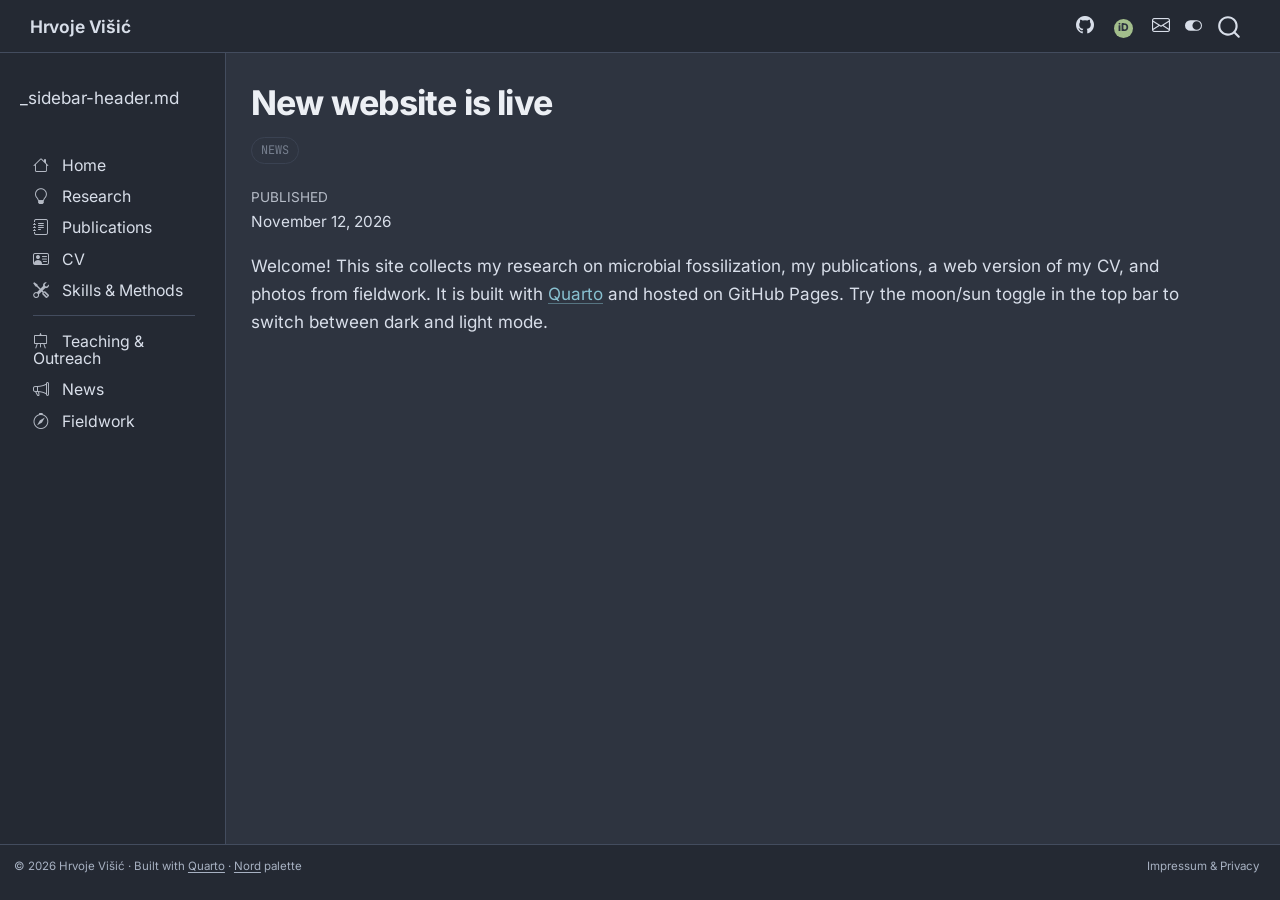
<file: docs/posts/2026-11-12-new-website/index.html>
<!DOCTYPE html>
<html xmlns="http://www.w3.org/1999/xhtml" lang="en" xml:lang="en"><head>

<meta charset="utf-8">
<meta name="generator" content="quarto-1.11.9">

<meta name="viewport" content="width=device-width, initial-scale=1.0, user-scalable=yes">

<meta name="dcterms.date" content="2026-11-12">
<meta name="description" content="A home for my research, publications and fieldwork, built with Quarto and the Nord colour palette.">

<title>New website is live – Hrvoje Višić</title>
<style>
/* Default styles provided by pandoc.
** See https://pandoc.org/MANUAL.html#variables-for-html for config info.
*/
span.smallcaps{font-variant: small-caps;}
div.columns{display: flex; gap: 1.5em;}
div.column{flex: auto;}
@media screen {
div.columns{gap: min(4vw, 1.5em);}
div.column{overflow-x: auto;}
}
div.hanging-indent{margin-left: 1.5em; text-indent: -1.5em;}
ul.task-list{list-style: none;}
ul.task-list li input[type="checkbox"] {
  width: 0.8em;
  margin: 0 0.8em 0.2em -1em; /* quarto-specific, see https://github.com/quarto-dev/quarto-cli/issues/4556 */ 
  vertical-align: middle;
}
.display.math{display: block; text-align: center; margin: 0.5rem auto;}
</style>


<script src="../../site_libs/quarto-nav/quarto-nav.js"></script>
<script src="../../site_libs/quarto-nav/headroom.min.js"></script>
<script src="../../site_libs/clipboard/clipboard.min.js"></script>
<script src="../../site_libs/quarto-search/autocomplete.umd.js"></script>
<script src="../../site_libs/quarto-search/fuse.min.js"></script>
<script src="../../site_libs/quarto-search/quarto-search.js"></script>
<meta name="quarto:offset" content="../../">
<link href="../../images/favicon.svg" rel="icon" type="image/svg+xml">
<script src="../../site_libs/quarto-html/quarto.js" type="module"></script>
<script src="../../site_libs/quarto-html/tabsets/tabsets.js" type="module"></script>
<script src="../../site_libs/quarto-html/scrollable-regions/scrollable-regions.js" type="module"></script>
<script src="../../site_libs/quarto-html/popper.min.js"></script>
<script src="../../site_libs/quarto-html/tippy.umd.min.js"></script>
<script src="../../site_libs/quarto-html/anchor.min.js"></script>
<link href="../../site_libs/quarto-html/tippy.css" rel="stylesheet">
<link href="../../site_libs/quarto-html/quarto-syntax-highlighting-4bf167443614602e1088f7d6f674998b.css" rel="stylesheet" class="quarto-color-scheme" id="quarto-text-highlighting-styles">
<link href="../../site_libs/quarto-html/quarto-syntax-highlighting-dark-e2aee5bd4f734bca5199d46d119b6508.css" rel="stylesheet" class="quarto-color-scheme quarto-color-alternate" id="quarto-text-highlighting-styles">
<script src="../../site_libs/bootstrap/bootstrap.min.js"></script>
<link href="../../site_libs/bootstrap/bootstrap-icons.css" rel="stylesheet">
<link href="../../site_libs/bootstrap/bootstrap-a9a83dace3aadc5248856ad7f3377ef6.min.css" rel="stylesheet" append-hash="true" class="quarto-color-scheme" id="quarto-bootstrap" data-mode="light">
<link href="../../site_libs/bootstrap/bootstrap-dark-e2f8ce4d376cc281504e720a2629dc66.min.css" rel="stylesheet" append-hash="true" class="quarto-color-scheme quarto-color-alternate" id="quarto-bootstrap" data-mode="dark">
<script id="quarto-search-options" type="application/json">{
  "location": "navbar",
  "copy-button": false,
  "collapse-after": 3,
  "panel-placement": "end",
  "type": "overlay",
  "limit": 50,
  "keyboard-shortcut": [
    "f",
    "/",
    "s"
  ],
  "language": {
    "search-no-results-text": "No results",
    "search-matching-documents-text": "matching documents",
    "search-copy-link-title": "Copy link to search",
    "search-hide-matches-text": "Hide additional matches",
    "search-more-match-text": "more match in this document",
    "search-more-matches-text": "more matches in this document",
    "search-clear-button-title": "Clear",
    "search-text-placeholder": "",
    "search-detached-cancel-button-title": "Cancel",
    "search-submit-button-title": "Submit",
    "search-label": "Search"
  }
}</script>
<style>html{ scroll-behavior: smooth; }</style>


<link rel="stylesheet" href="../../fonts.css">
<link rel="stylesheet" href="../../styles.css">
<meta property="og:title" content="New website is live – Hrvoje Višić">
<meta property="og:description" content="A home for my research, publications and fieldwork, built with Quarto and the Nord colour palette.">
<meta property="og:image" content="https://divisici.github.io/images/profile.webp">
<meta property="og:site_name" content="Hrvoje Višić">
</head>

<body class="nav-sidebar docked nav-fixed fullcontent quarto-dark"><a id="quarto-skip-link" class="visually-hidden-focusable" href="#quarto-document-content">Skip to main content</a><script id="quarto-html-before-body" type="application/javascript">
    const toggleBodyColorMode = (bsSheetEl) => {
      const mode = bsSheetEl.getAttribute("data-mode");
      const bodyEl = window.document.querySelector("body");
      if (mode === "dark") {
        bodyEl.classList.add("quarto-dark");
        bodyEl.classList.remove("quarto-light");
      } else {
        bodyEl.classList.add("quarto-light");
        bodyEl.classList.remove("quarto-dark");
      }
    }
    const toggleBodyColorPrimary = () => {
      const bsSheetEl = window.document.querySelector("link#quarto-bootstrap:not([rel=disabled-stylesheet])");
      if (bsSheetEl) {
        toggleBodyColorMode(bsSheetEl);
      }
    }
    const setColorSchemeToggle = (alternate) => {
      const toggles = window.document.querySelectorAll('.quarto-color-scheme-toggle');
      for (let i=0; i < toggles.length; i++) {
        const toggle = toggles[i];
        if (toggle) {
          toggle.setAttribute("aria-checked", alternate ? "true" : "false");
          if (alternate) {
            toggle.classList.add("alternate");
          } else {
            toggle.classList.remove("alternate");
          }
        }
      }
    };
    const toggleColorMode = (alternate) => {
      // Switch the stylesheets
      const primaryStylesheets = window.document.querySelectorAll('link.quarto-color-scheme:not(.quarto-color-alternate)');
      const alternateStylesheets = window.document.querySelectorAll('link.quarto-color-scheme.quarto-color-alternate');
      manageTransitions('#quarto-margin-sidebar .nav-link', false);
      if (alternate) {
        // note: dark is layered on light, we don't disable primary!
        enableStylesheet(alternateStylesheets);
        for (const sheetNode of alternateStylesheets) {
          if (sheetNode.id === "quarto-bootstrap") {
            toggleBodyColorMode(sheetNode);
          }
        }
      } else {
        disableStylesheet(alternateStylesheets);
        enableStylesheet(primaryStylesheets)
        toggleBodyColorPrimary();
      }
      manageTransitions('#quarto-margin-sidebar .nav-link', true);
      // Switch the toggles
      setColorSchemeToggle(alternate)
    }
    // Hack to workaround the fact that safari doesn't
    // properly recolor the scrollbar when toggling (#1455).
    // Not run on load: stylesheets are set before first paint there, and
    // scrolling would undo the scroll to a URL fragment (#14973).
    // The one pixel nudge keeps the reader where they were.
    const refreshSafariScrollbar = () => {
      if (navigator.userAgent.indexOf('Safari') > 0 && navigator.userAgent.indexOf('Chrome') == -1) {
        manageTransitions("body", false);
        const scrollY = window.scrollY;
        window.scrollTo(0, scrollY > 0 ? scrollY - 1 : 1);
        setTimeout(() => {
          window.scrollTo(0, scrollY);
          manageTransitions("body", true);
        }, 40);
      }
    }
    const disableStylesheet = (stylesheets) => {
      for (let i=0; i < stylesheets.length; i++) {
        const stylesheet = stylesheets[i];
        stylesheet.rel = 'disabled-stylesheet';
      }
    }
    const enableStylesheet = (stylesheets) => {
      for (let i=0; i < stylesheets.length; i++) {
        const stylesheet = stylesheets[i];
        if(stylesheet.rel !== 'stylesheet') { // for Chrome, which will still FOUC without this check
          stylesheet.rel = 'stylesheet';
        }
      }
    }
    const manageTransitions = (selector, allowTransitions) => {
      const els = window.document.querySelectorAll(selector);
      for (let i=0; i < els.length; i++) {
        const el = els[i];
        if (allowTransitions) {
          el.classList.remove('notransition');
        } else {
          el.classList.add('notransition');
        }
      }
    }
    const isFileUrl = () => {
      return window.location.protocol === 'file:';
    }
    const hasAlternateSentinel = () => {
      let styleSentinel = getColorSchemeSentinel();
      if (styleSentinel !== null) {
        return styleSentinel === "alternate";
      } else {
        return false;
      }
    }
    const setStyleSentinel = (alternate) => {
      const value = alternate ? "alternate" : "default";
      if (!isFileUrl()) {
        window.localStorage.setItem("quarto-color-scheme", value);
      } else {
        localAlternateSentinel = value;
      }
    }
    const getColorSchemeSentinel = () => {
      if (!isFileUrl()) {
        const storageValue = window.localStorage.getItem("quarto-color-scheme");
        return storageValue != null ? storageValue : localAlternateSentinel;
      } else {
        return localAlternateSentinel;
      }
    }
    const toggleGiscusIfUsed = (isAlternate, darkModeDefault) => {
      const baseTheme = document.querySelector('#giscus-base-theme')?.value ?? 'light';
      const alternateTheme = document.querySelector('#giscus-alt-theme')?.value ?? 'dark';
      let newTheme = '';
      if(authorPrefersDark) {
        newTheme = isAlternate ? baseTheme : alternateTheme;
      } else {
        newTheme = isAlternate ? alternateTheme : baseTheme;
      }
      const changeGiscusTheme = () => {
        // From: https://github.com/giscus/giscus/issues/336
        const sendMessage = (message) => {
          const iframe = document.querySelector('iframe.giscus-frame');
          if (!iframe) return;
          iframe.contentWindow.postMessage({ giscus: message }, 'https://giscus.app');
        }
        sendMessage({
          setConfig: {
            theme: newTheme
          }
        });
      }
      const isGiscussLoaded = window.document.querySelector('iframe.giscus-frame') !== null;
      if (isGiscussLoaded) {
        changeGiscusTheme();
      }
    };
    const authorPrefersDark = true;
    const darkModeDefault = authorPrefersDark;
    let localAlternateSentinel = darkModeDefault ? 'alternate' : 'default';
    // Dark / light mode switch
    window.quartoToggleColorScheme = () => {
      // Read the current dark / light value
      let toAlternate = !hasAlternateSentinel();
      toggleColorMode(toAlternate);
      refreshSafariScrollbar();
      setStyleSentinel(toAlternate);
      toggleGiscusIfUsed(toAlternate, darkModeDefault);
      window.dispatchEvent(new Event('resize'));
    };
    // Switch to dark mode if need be
    if (hasAlternateSentinel()) {
      toggleColorMode(true);
    } else {
      toggleColorMode(false);
    }
  </script>

<div id="quarto-search-results"></div>
  <header id="quarto-header" class="headroom fixed-top">
    <nav class="navbar navbar-expand " data-bs-theme="dark" aria-label="Site">
      <div class="navbar-container container-fluid">
      <div class="navbar-brand-container mx-auto">
    <a class="navbar-brand" href="../../index.html">
    <span class="navbar-title">Hrvoje Višić</span>
    </a>
  </div>
          <ul class="navbar-nav navbar-nav-scroll ms-auto">
  <li class="nav-item compact">
    <a class="nav-link" href="https://github.com/DiVisici"> <i class="bi bi-github" role="img" aria-label="GitHub">
</i> 
<span class="menu-text"></span></a>
  </li>  
  <li class="nav-item">
    <a class="nav-link" href="https://orcid.org/0000-0003-0406-5330"> 
<span class="menu-text">iD</span></a>
  </li>  
  <li class="nav-item compact">
    <a class="nav-link" href="mailto:hrvoje.visic@uni-tuebingen.de"> <i class="bi bi-envelope" role="img" aria-label="Email">
</i> 
<span class="menu-text"></span></a>
  </li>  
</ul>
          <div class="quarto-navbar-tools">
  <button type="button" role="switch" aria-checked="false" class="quarto-color-scheme-toggle quarto-navigation-tool  px-1" onclick="window.quartoToggleColorScheme(); return false;" title="Toggle dark mode" aria-label="Toggle dark mode"><i class="bi"></i></button>
</div>
            <div id="quarto-search" class="" title="Search"></div>
      </div> <!-- /container-fluid -->
    </nav>
  <nav class="quarto-secondary-nav" aria-label="Toolbar">
    <div class="container-fluid d-flex">
      <button type="button" class="quarto-btn-toggle btn" data-bs-toggle="collapse" role="button" data-bs-target=".quarto-sidebar-collapse-item" aria-controls="quarto-sidebar" aria-expanded="false" aria-label="Toggle sidebar navigation" onclick="if (window.quartoToggleHeadroom) { window.quartoToggleHeadroom(); }">
        <i class="bi bi-layout-text-sidebar-reverse"></i>
      </button>
        <a class="flex-grow-1 no-decor" data-bs-toggle="collapse" data-bs-target=".quarto-sidebar-collapse-item" onclick="if (window.quartoToggleHeadroom) { window.quartoToggleHeadroom(); }">      
          <h1 class="quarto-secondary-nav-title">New website is live</h1>
        </a>     
    </div>
  </nav>
</header>
<!-- content -->
<div id="quarto-content" class="quarto-container page-columns page-rows-contents page-layout-article page-navbar">
<!-- sidebar -->
  <nav id="quarto-sidebar" class="sidebar collapse collapse-horizontal quarto-sidebar-collapse-item sidebar-navigation docked overflow-auto" aria-label="Section"><div class="quarto-sidebar-header"><div class="sidebar-header-item">
<p>_sidebar-header.md</p>
</div></div>
    <div class="sidebar-menu-container"> 
    <ul class="list-unstyled mt-1">
        <li class="sidebar-item">
  <div class="sidebar-item-container"> 
  <a href="../../index.html" class="sidebar-item-text sidebar-link"><i class="bi bi-house" role="img">
</i> 
 <span class="menu-text">Home</span></a>
  </div>
</li>
        <li class="sidebar-item">
  <div class="sidebar-item-container"> 
  <a href="../../research.html" class="sidebar-item-text sidebar-link"><i class="bi bi-lightbulb" role="img">
</i> 
 <span class="menu-text">Research</span></a>
  </div>
</li>
        <li class="sidebar-item">
  <div class="sidebar-item-container"> 
  <a href="../../publications.html" class="sidebar-item-text sidebar-link"><i class="bi bi-journal-text" role="img">
</i> 
 <span class="menu-text">Publications</span></a>
  </div>
</li>
        <li class="sidebar-item">
  <div class="sidebar-item-container"> 
  <a href="../../cv.html" class="sidebar-item-text sidebar-link"><i class="bi bi-person-vcard" role="img">
</i> 
 <span class="menu-text">CV</span></a>
  </div>
</li>
        <li class="sidebar-item">
  <div class="sidebar-item-container"> 
  <a href="../../skills.html" class="sidebar-item-text sidebar-link"><i class="bi bi-tools" role="img">
</i> 
 <span class="menu-text">Skills &amp; Methods</span></a>
  </div>
</li>
        <li class="px-0"><hr class="sidebar-divider hi "></li>
        <li class="sidebar-item">
  <div class="sidebar-item-container"> 
  <a href="../../teaching.html" class="sidebar-item-text sidebar-link"><i class="bi bi-easel" role="img">
</i> 
 <span class="menu-text">Teaching &amp; Outreach</span></a>
  </div>
</li>
        <li class="sidebar-item">
  <div class="sidebar-item-container"> 
  <a href="../../news.html" class="sidebar-item-text sidebar-link"><i class="bi bi-megaphone" role="img">
</i> 
 <span class="menu-text">News</span></a>
  </div>
</li>
        <li class="sidebar-item">
  <div class="sidebar-item-container"> 
  <a href="../../fieldwork.html" class="sidebar-item-text sidebar-link"><i class="bi bi-compass" role="img">
</i> 
 <span class="menu-text">Fieldwork</span></a>
  </div>
</li>
    </ul>
    </div>
</nav>
<div id="quarto-sidebar-glass" class="quarto-sidebar-collapse-item" data-bs-toggle="collapse" data-bs-target=".quarto-sidebar-collapse-item"></div>
<!-- margin-sidebar -->
    
<!-- main -->
<main class="content" id="quarto-document-content" tabindex="-1">


<header id="title-block-header" class="quarto-title-block default">
<div class="quarto-title">
<h1 class="title d-none d-lg-block">New website is live</h1>
  <div class="quarto-categories">
    <div class="quarto-category">news</div>
  </div>
  </div>

<div>
  <div class="description">
    A home for my research, publications and fieldwork, built with Quarto and the Nord colour palette.
  </div>
</div>


<div class="quarto-title-meta">

    
    <div>
    <div class="quarto-title-meta-heading">Published</div>
    <div class="quarto-title-meta-contents">
      <p class="date">November 12, 2026</p>
    </div>
  </div>
  
    
  </div>
  


</header>


<p>Welcome! This site collects my research on microbial fossilization, my publications, a web version of my CV, and photos from fieldwork. It is built with <a href="https://quarto.org">Quarto</a> and hosted on GitHub Pages. Try the moon/sun toggle in the top bar to switch between dark and light mode.</p>



<a onclick="window.scrollTo(0, 0); return false;" role="button" id="quarto-back-to-top"><i class="bi bi-arrow-up"></i> Back to top</a></main> <!-- /main -->
<script id="quarto-html-after-body" type="application/javascript">
  window.document.addEventListener("DOMContentLoaded", function (event) {
    // Ensure there is a toggle, if there isn't float one in the top right
    if (window.document.querySelector('.quarto-color-scheme-toggle') === null) {
      const toggle = window.document.createElement('button');
      toggle.type = "button";
      toggle.setAttribute("role", "switch");
      toggle.setAttribute("aria-checked", "false");
      toggle.classList.add('top-right');
      toggle.classList.add('quarto-color-scheme-toggle');
      toggle.setAttribute("aria-label", "Toggle dark mode");
      toggle.onclick = function() { try { window.quartoToggleColorScheme(); } catch {} return false; };
      const i = window.document.createElement("i");
      i.classList.add('bi');
      toggle.appendChild(i);
      // Put the toggle in a landmark of its own, so that landmark navigation
      // can reach it.
      //
      // The container is always a fresh direct child of body, and the toggle is
      // never moved into page furniture that the theme or the author controls.
      // The toggle is positioned against the page, so any ancestor that
      // establishes a containing block captures it: a positioned element or a
      // grid for position: absolute, and transform, filter, will-change or
      // contain for position: fixed. A direct child of body has none of these
      // to inherit, and the shift when one appears is silent and visual.
      //
      // ARIA says a document should have at most one banner, and axe reports a
      // duplicate whether or not the banners carry distinct labels. So use a
      // header when the page has no banner yet, and a named region otherwise.
      //
      // A header is a banner wherever it sits, unless it is inside sectioning
      // content, so this cannot just look at the children of body: a custom
      // page layout wraps the title block header in a plain div. An explicit
      // role="banner" always counts.
      const sectioning = 'article, aside, main, nav, section, [role="article"], [role="complementary"], [role="main"], [role="navigation"], [role="region"]';
      const hasBanner = Array.from(
        window.document.querySelectorAll('header:not([role]), [role="banner"]')
      ).some(function(el) {
        return el.hasAttribute("role") || el.closest(sectioning) === null;
      });
      const container = window.document.createElement(hasBanner ? "div" : "header");
      if (hasBanner) {
        container.setAttribute("role", "region");
        container.setAttribute("aria-label", "Toggle dark mode");
      }
      container.classList.add('quarto-color-scheme-toggle-container');
      container.appendChild(toggle);
      window.document.body.appendChild(container);
    }
    setColorSchemeToggle(hasAlternateSentinel())
    const icon = "";
    const anchorJS = new window.AnchorJS();
    anchorJS.options = {
      placement: 'right',
      icon: icon
    };
    anchorJS.add('.anchored');
    const isCodeAnnotation = (el) => {
      for (const clz of el.classList) {
        if (clz.startsWith('code-annotation-')) {                     
          return true;
        }
      }
      return false;
    }
    const onCopySuccess = function(e) {
      // button target
      const button = e.trigger;
      // don't keep focus
      button.blur();
      // flash "checked"
      button.classList.add('code-copy-button-checked');
      var currentTitle = button.getAttribute("title");
      button.setAttribute("title", "Copied!");
      let tooltip;
      if (window.bootstrap) {
        button.setAttribute("data-bs-toggle", "tooltip");
        button.setAttribute("data-bs-placement", "left");
        button.setAttribute("data-bs-title", "Copied!");
        tooltip = new bootstrap.Tooltip(button, 
          { trigger: "manual", 
            customClass: "code-copy-button-tooltip",
            offset: [0, -8]});
        tooltip.show();    
      }
      setTimeout(function() {
        if (tooltip) {
          tooltip.hide();
          button.removeAttribute("data-bs-title");
          button.removeAttribute("data-bs-toggle");
          button.removeAttribute("data-bs-placement");
        }
        button.setAttribute("title", currentTitle);
        button.classList.remove('code-copy-button-checked');
      }, 1000);
      // clear code selection
      e.clearSelection();
    }
    const getTextToCopy = function(trigger) {
      const outerScaffold = trigger.parentElement.cloneNode(true);
      const codeEl = outerScaffold.querySelector('code');
      for (const childEl of codeEl.children) {
        if (isCodeAnnotation(childEl)) {
          childEl.remove();
        }
      }
      return codeEl.innerText;
    }
    const clipboard = new window.ClipboardJS('.code-copy-button:not([data-in-quarto-modal])', {
      text: getTextToCopy
    });
    clipboard.on('success', onCopySuccess);
    if (window.document.getElementById('quarto-embedded-source-code-modal')) {
      const clipboardModal = new window.ClipboardJS('.code-copy-button[data-in-quarto-modal]', {
        text: getTextToCopy,
        container: window.document.getElementById('quarto-embedded-source-code-modal')
      });
      clipboardModal.on('success', onCopySuccess);
    }
      var localhostRegex = new RegExp(/^(?:http|https):\/\/localhost\:?[0-9]*\//);
      var mailtoRegex = new RegExp(/^mailto:/);
        var filterRegex = new RegExp("https:\/\/divisici\.github\.io");
      const newWindowLabel = "(opens in a new tab)";
      const newWindowNoteId = "quarto-ext-newwindow-label";
      // Links reference one hidden label through aria-describedby, so the
      // announcement never changes their accessible name.
      var describeNewWindow = (link) => {
        if (!window.document.getElementById(newWindowNoteId)) {
          var newWindowNote = window.document.createElement("span");
          newWindowNote.id = newWindowNoteId;
          newWindowNote.hidden = true;
          newWindowNote.textContent = newWindowLabel;
          window.document.body.appendChild(newWindowNote);
        }
        var describedBy = (link.getAttribute("aria-describedby") || "").split(/\s+/).filter(Boolean);
        if (!describedBy.includes(newWindowNoteId)) {
          describedBy.push(newWindowNoteId);
          link.setAttribute("aria-describedby", describedBy.join(" "));
        }
      }
      var isInternal = (href) => {
          return filterRegex.test(href) || localhostRegex.test(href) || mailtoRegex.test(href);
      }
      // Inspect non-navigation links and adorn them if external
      window.quartoDecorateExternalLinks = function (root) {
     var links = (root || window.document).querySelectorAll('a[href]:not(.nav-link):not(.navbar-brand):not(.toc-action):not(.sidebar-link):not(.sidebar-item-toggle):not(.pagination-link):not(.no-external):not([aria-hidden]):not(.dropdown-item):not(.quarto-navigation-tool):not(.about-link)');
      for (var i=0; i<links.length; i++) {
        const link = links[i];
        if (!isInternal(link.href)) {
          // undo the damage that might have been done by quarto-nav.js in the case of
          // links that we want to consider external
          if (link.dataset.originalHref !== undefined) {
            link.href = link.dataset.originalHref;
          }
            // target, if specified
            link.setAttribute("target", "_blank");
            if (link.getAttribute("rel") === null) {
              link.setAttribute("rel", "noopener");
            }
            describeNewWindow(link);
          if (!link.classList.contains('no-external-icon')) {
          }
        }
      }
      };
      window.quartoDecorateExternalLinks(window.document);
    // Esc closes the popup (WCAG 1.4.13) and focus leaving both trigger and
    // popup closes it (WCAG 2.4.11); tippy handles neither for interactive popups.
    const hideOnEscAndFocusOut = {
      name: 'hideOnEscAndFocusOut',
      defaultValue: true,
      fn(instance) {
        const dismiss = () => {
          // A show scheduled by the trigger delay would otherwise reopen it
          instance.clearDelayTimeouts();
          instance.hide();
        };
        const onKeyDown = (event) => {
          if (event.key !== 'Escape') {
            return;
          }
          // Keep Esc from also reaching page handlers (e.g. reveal.js overview),
          // except an open reveal.js slide menu, which Esc should close too.
          // The menu handles keys only when its keyboard option is on.
          const menuHandlesEsc = window.Reveal?.getPlugin?.('menu')?.isOpen() &&
            window.Reveal.getConfig().menu?.keyboard !== false;
          if (!menuHandlesEsc) {
            event.stopPropagation();
          }
          if (instance.popper.contains(window.document.activeElement)) {
            // Disabled while refocusing so the focus trigger does not reopen it
            instance.disable();
            instance.reference.focus();
            instance.enable();
          }
          dismiss();
        };
        const onFocusOut = (event) => {
          const target = event.relatedTarget;
          if (target && !instance.reference.contains(target) &&
              !instance.popper.contains(target)) {
            dismiss();
          }
        };
        // On the trigger too: a click trigger (code-annotations: select) has no
        // blur handling. Attached for the instance's lifetime so leaving the
        // trigger also cancels a show still pending on the trigger delay.
        instance.reference.addEventListener('focusout', onFocusOut);
        return {
          onShow() {
            window.document.addEventListener('keydown', onKeyDown, true);
            instance.popper.addEventListener('focusout', onFocusOut);
          },
          onHide() {
            window.document.removeEventListener('keydown', onKeyDown, true);
            instance.popper.removeEventListener('focusout', onFocusOut);
          },
          onDestroy() {
            instance.reference.removeEventListener('focusout', onFocusOut);
          },
        };
      },
    };
    function tippyHover(el, contentFn, onTriggerFn, onUntriggerFn) {
      const config = {
        allowHTML: true,
        maxWidth: 500,
        delay: 100,
        arrow: false,
        appendTo: function(el) {
            return el.parentElement;
        },
        interactive: true,
        interactiveBorder: 10,
        theme: 'quarto',
        placement: 'bottom-start',
        plugins: [hideOnEscAndFocusOut],
      };
      if (contentFn) {
        config.content = contentFn;
      }
      if (onTriggerFn) {
        config.onTrigger = onTriggerFn;
      }
      if (onUntriggerFn) {
        config.onUntrigger = onUntriggerFn;
      }
      window.tippy(el, config); 
    }
    const noterefs = window.document.querySelectorAll('a[role="doc-noteref"]');
    for (var i=0; i<noterefs.length; i++) {
      const ref = noterefs[i];
      tippyHover(ref, function() {
        // use id or data attribute instead here
        let href = ref.getAttribute('data-footnote-href') || ref.getAttribute('href');
        try { href = new URL(href).hash; } catch {}
        const id = href.replace(/^#\/?/, "");
        const note = window.document.getElementById(id);
        if (note) {
          return note.innerHTML;
        } else {
          return "";
        }
      });
    }
    const xrefs = window.document.querySelectorAll('a.quarto-xref');
    const processXRef = (id, note) => {
      // Strip column container classes
      const stripColumnClz = (el) => {
        el.classList.remove("page-full", "page-columns");
        if (el.children) {
          for (const child of el.children) {
            stripColumnClz(child);
          }
        }
      }
      stripColumnClz(note)
      if (id === null || id.startsWith('sec-')) {
        // Special case sections, only their first couple elements
        const container = document.createElement("div");
        if (note.children && note.children.length > 2) {
          container.appendChild(note.children[0].cloneNode(true));
          for (let i = 1; i < note.children.length; i++) {
            const child = note.children[i];
            if (child.tagName === "P" && child.innerText === "") {
              continue;
            } else {
              container.appendChild(child.cloneNode(true));
              break;
            }
          }
          if (window.Quarto?.typesetMath) {
            window.Quarto.typesetMath(container);
          }
          return container.innerHTML
        } else {
          if (window.Quarto?.typesetMath) {
            window.Quarto.typesetMath(note);
          }
          return note.innerHTML;
        }
      } else {
        // Remove any anchor links if they are present
        const anchorLink = note.querySelector('a.anchorjs-link');
        if (anchorLink) {
          anchorLink.remove();
        }
        if (window.Quarto?.typesetMath) {
          window.Quarto.typesetMath(note);
        }
        if (note.classList.contains("callout")) {
          return note.outerHTML;
        } else {
          return note.innerHTML;
        }
      }
    }
    for (var i=0; i<xrefs.length; i++) {
      const xref = xrefs[i];
      tippyHover(xref, undefined, function(instance) {
        instance.disable();
        let url = xref.getAttribute('href');
        let hash = undefined; 
        if (url.startsWith('#')) {
          hash = url;
        } else {
          try { hash = new URL(url).hash; } catch {}
        }
        if (hash) {
          const id = hash.replace(/^#\/?/, "");
          const note = window.document.getElementById(id);
          if (note !== null) {
            try {
              const html = processXRef(id, note.cloneNode(true));
              instance.setContent(html);
            } finally {
              instance.enable();
              instance.show();
            }
          } else {
            // See if we can fetch this
            fetch(url.split('#')[0])
            .then(res => res.text())
            .then(html => {
              const parser = new DOMParser();
              const htmlDoc = parser.parseFromString(html, "text/html");
              const note = htmlDoc.getElementById(id);
              if (note !== null) {
                const html = processXRef(id, note);
                instance.setContent(html);
              } 
            }).finally(() => {
              instance.enable();
              instance.show();
            });
          }
        } else {
          // See if we can fetch a full url (with no hash to target)
          // This is a special case and we should probably do some content thinning / targeting
          fetch(url)
          .then(res => res.text())
          .then(html => {
            const parser = new DOMParser();
            const htmlDoc = parser.parseFromString(html, "text/html");
            const note = htmlDoc.querySelector('main.content');
            if (note !== null) {
              // This should only happen for chapter cross references
              // (since there is no id in the URL)
              // remove the first header
              if (note.children.length > 0 && note.children[0].tagName === "HEADER") {
                note.children[0].remove();
              }
              const html = processXRef(null, note);
              instance.setContent(html);
            } 
          }).finally(() => {
            instance.enable();
            instance.show();
          });
        }
      }, function(instance) {
      });
    }
        let selectedAnnoteEl;
        const selectorForAnnotation = ( cell, annotation) => {
          let cellAttr = 'data-code-cell="' + cell + '"';
          let lineAttr = 'data-code-annotation="' +  annotation + '"';
          const selector = 'span[' + cellAttr + '][' + lineAttr + ']';
          return selector;
        }
        const selectCodeLines = (annoteEl) => {
          const doc = window.document;
          const targetCell = annoteEl.getAttribute("data-target-cell");
          const targetAnnotation = annoteEl.getAttribute("data-target-annotation");
          const annoteSpan = window.document.querySelector(selectorForAnnotation(targetCell, targetAnnotation));
          const lines = annoteSpan.getAttribute("data-code-lines").split(",");
          const lineIds = lines.map((line) => {
            return targetCell + "-" + line;
          })
          // Each band is positioned against its own containing block, which is
          // not the offsetParent of the lines, so place it from client rects.
          const placeBand = (band, firstEl, lastEl, codeBlock) => {
            const container = band.offsetParent;
            if (container === null) {
              return;
            }
            const containerRect = container.getBoundingClientRect();
            // Reveal.js scales slides with a transform, so convert client
            // pixels back to the CSS pixels of the container.
            const scale = containerRect.height / container.offsetHeight || 1;
            const firstRect = firstEl.getBoundingClientRect();
            const lastRect = lastEl.getBoundingClientRect();
            const top = (firstRect.top - containerRect.top) / scale - container.clientTop + container.scrollTop;
            const height = (lastRect.bottom - firstRect.top) / scale;
            band.style.top = top - 2 + "px";
            band.style.height = height + 4 + "px";
            if (codeBlock) {
              // Without the copy button wrapper, the containing block is wider
              // than the code block, so span the code block explicitly.
              const blockRect = codeBlock.getBoundingClientRect();
              band.style.left = (blockRect.left - containerRect.left) / scale - container.clientLeft + container.scrollLeft + "px";
              band.style.width = blockRect.width / scale + "px";
            }
          };
          if (lineIds.length > 0) {
            const el = window.document.getElementById(lineIds[0]);
            const lastEl = window.document.getElementById(lineIds[lineIds.length - 1]);
            const parent = el.parentElement.parentElement;
            // cook up a div (if necessary) and position it
            let div = window.document.getElementById("code-annotation-line-highlight");
            if (div === null) {
              div = window.document.createElement("div");
              div.setAttribute("id", "code-annotation-line-highlight");
              div.style.position = 'absolute';
              parent.appendChild(div);
            }
            placeBand(div, el, lastEl, parent.closest("div.sourceCode") || parent);
            let gutterDiv = window.document.getElementById("code-annotation-line-highlight-gutter");
            if (gutterDiv === null) {
              gutterDiv = window.document.createElement("div");
              gutterDiv.setAttribute("id", "code-annotation-line-highlight-gutter");
              gutterDiv.style.position = 'absolute';
              const codeCell = window.document.getElementById(targetCell);
              const gutter = codeCell.querySelector('.code-annotation-gutter');
              gutter.appendChild(gutterDiv);
            }
            placeBand(gutterDiv, el, lastEl);
            selectedAnnoteEl = annoteEl;
          }
        };
        const unselectCodeLines = () => {
          const elementsIds = ["code-annotation-line-highlight", "code-annotation-line-highlight-gutter"];
          elementsIds.forEach((elId) => {
            const div = window.document.getElementById(elId);
            if (div) {
              div.remove();
            }
          });
          selectedAnnoteEl = undefined;
        };
          // Handle positioning of the toggle
      window.addEventListener(
        "resize",
        throttle(() => {
          elRect = undefined;
          if (selectedAnnoteEl) {
            selectCodeLines(selectedAnnoteEl);
          }
        }, 10)
      );
      function throttle(fn, ms) {
      let throttle = false;
      let timer;
        return (...args) => {
          if(!throttle) { // first call gets through
              fn.apply(this, args);
              throttle = true;
          } else { // all the others get throttled
              if(timer) clearTimeout(timer); // cancel #2
              timer = setTimeout(() => {
                fn.apply(this, args);
                timer = throttle = false;
              }, ms);
          }
        };
      }
        // Attach click handler to the DT
        const annoteDls = window.document.querySelectorAll('dt[data-target-cell]');
        for (const annoteDlNode of annoteDls) {
          annoteDlNode.addEventListener('click', (event) => {
            const clickedEl = event.target;
            if (clickedEl !== selectedAnnoteEl) {
              unselectCodeLines();
              const activeEl = window.document.querySelector('dt[data-target-cell].code-annotation-active');
              if (activeEl) {
                activeEl.classList.remove('code-annotation-active');
              }
              selectCodeLines(clickedEl);
              clickedEl.classList.add('code-annotation-active');
            } else {
              // Unselect the line
              unselectCodeLines();
              clickedEl.classList.remove('code-annotation-active');
            }
          });
        }
    const findCites = (el) => {
      const parentEl = el.parentElement;
      if (parentEl) {
        const cites = parentEl.dataset.cites;
        if (cites) {
          return {
            el,
            cites: cites.split(' ')
          };
        } else {
          return findCites(el.parentElement)
        }
      } else {
        return undefined;
      }
    };
    var bibliorefs = window.document.querySelectorAll('a[role="doc-biblioref"]');
    for (var i=0; i<bibliorefs.length; i++) {
      const ref = bibliorefs[i];
      const citeInfo = findCites(ref);
      if (citeInfo) {
        tippyHover(citeInfo.el, function() {
          var popup = window.document.createElement('div');
          citeInfo.cites.forEach(function(cite) {
            var citeDiv = window.document.createElement('div');
            citeDiv.classList.add('hanging-indent');
            citeDiv.classList.add('csl-entry');
            var biblioDiv = window.document.getElementById('ref-' + cite);
            if (biblioDiv) {
              citeDiv.innerHTML = biblioDiv.innerHTML;
            }
            popup.appendChild(citeDiv);
          });
          return popup.innerHTML;
        });
      }
    }
  });
  </script>
  <script type="application/javascript">
  window.quartoScrollableRegionsLabels = {"code":"Scrollable code","output":"Scrollable output"};
  </script>
</div> <!-- /content -->
<footer class="footer">
  <div class="nav-footer">
    <div class="nav-footer-left">
<p>© 2026 Hrvoje Višić · Built with <a href="https://quarto.org">Quarto</a> · <a href="https://www.nordtheme.com">Nord</a> palette</p>
</div>   
    <div class="nav-footer-center">
      &nbsp;
    </div>
    <div class="nav-footer-right">
      <ul class="footer-items list-unstyled">
    <li class="nav-item">
    <a class="nav-link" href="../../impressum.html">
<p>Impressum &amp; Privacy</p>
</a>
  </li>  
</ul>
    </div>
  </div>
</footer>




<script src="../../site_libs/quarto-html/zenscroll-min.js"></script>
</body></html>
</file>
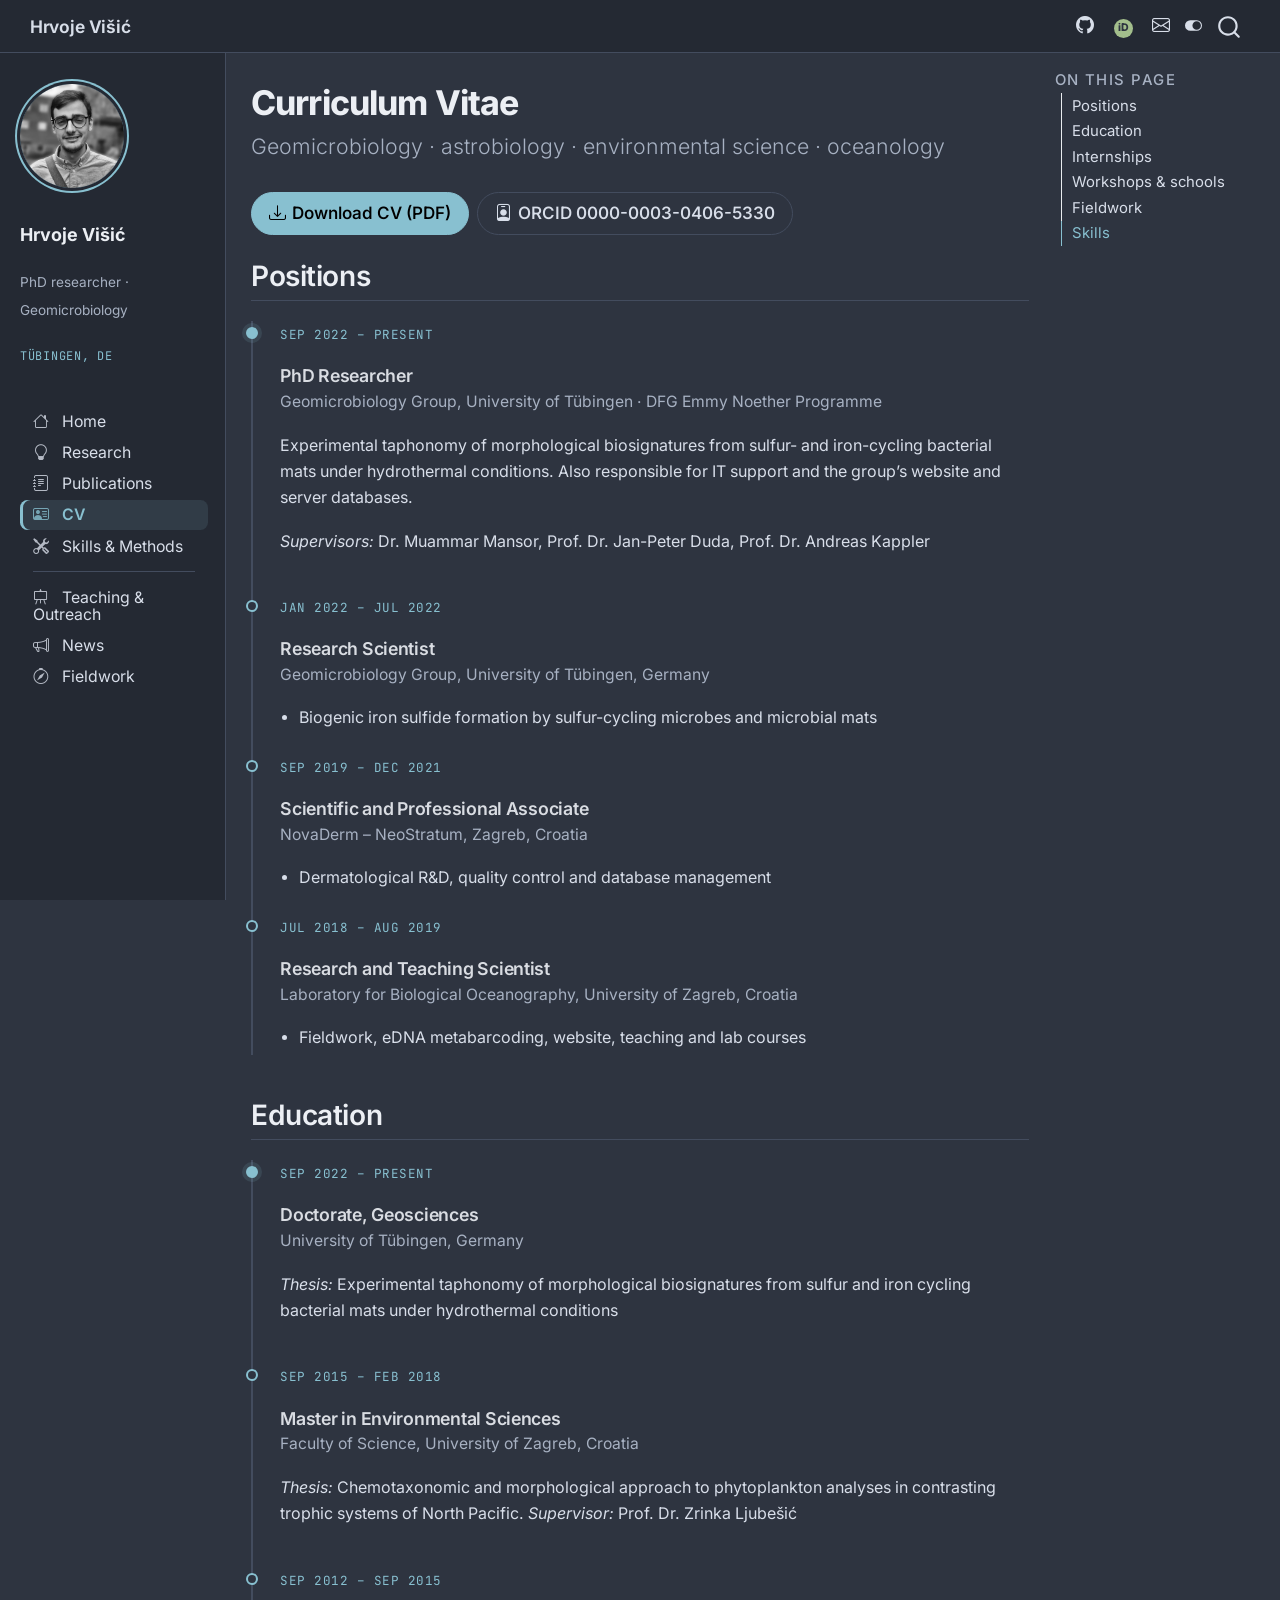
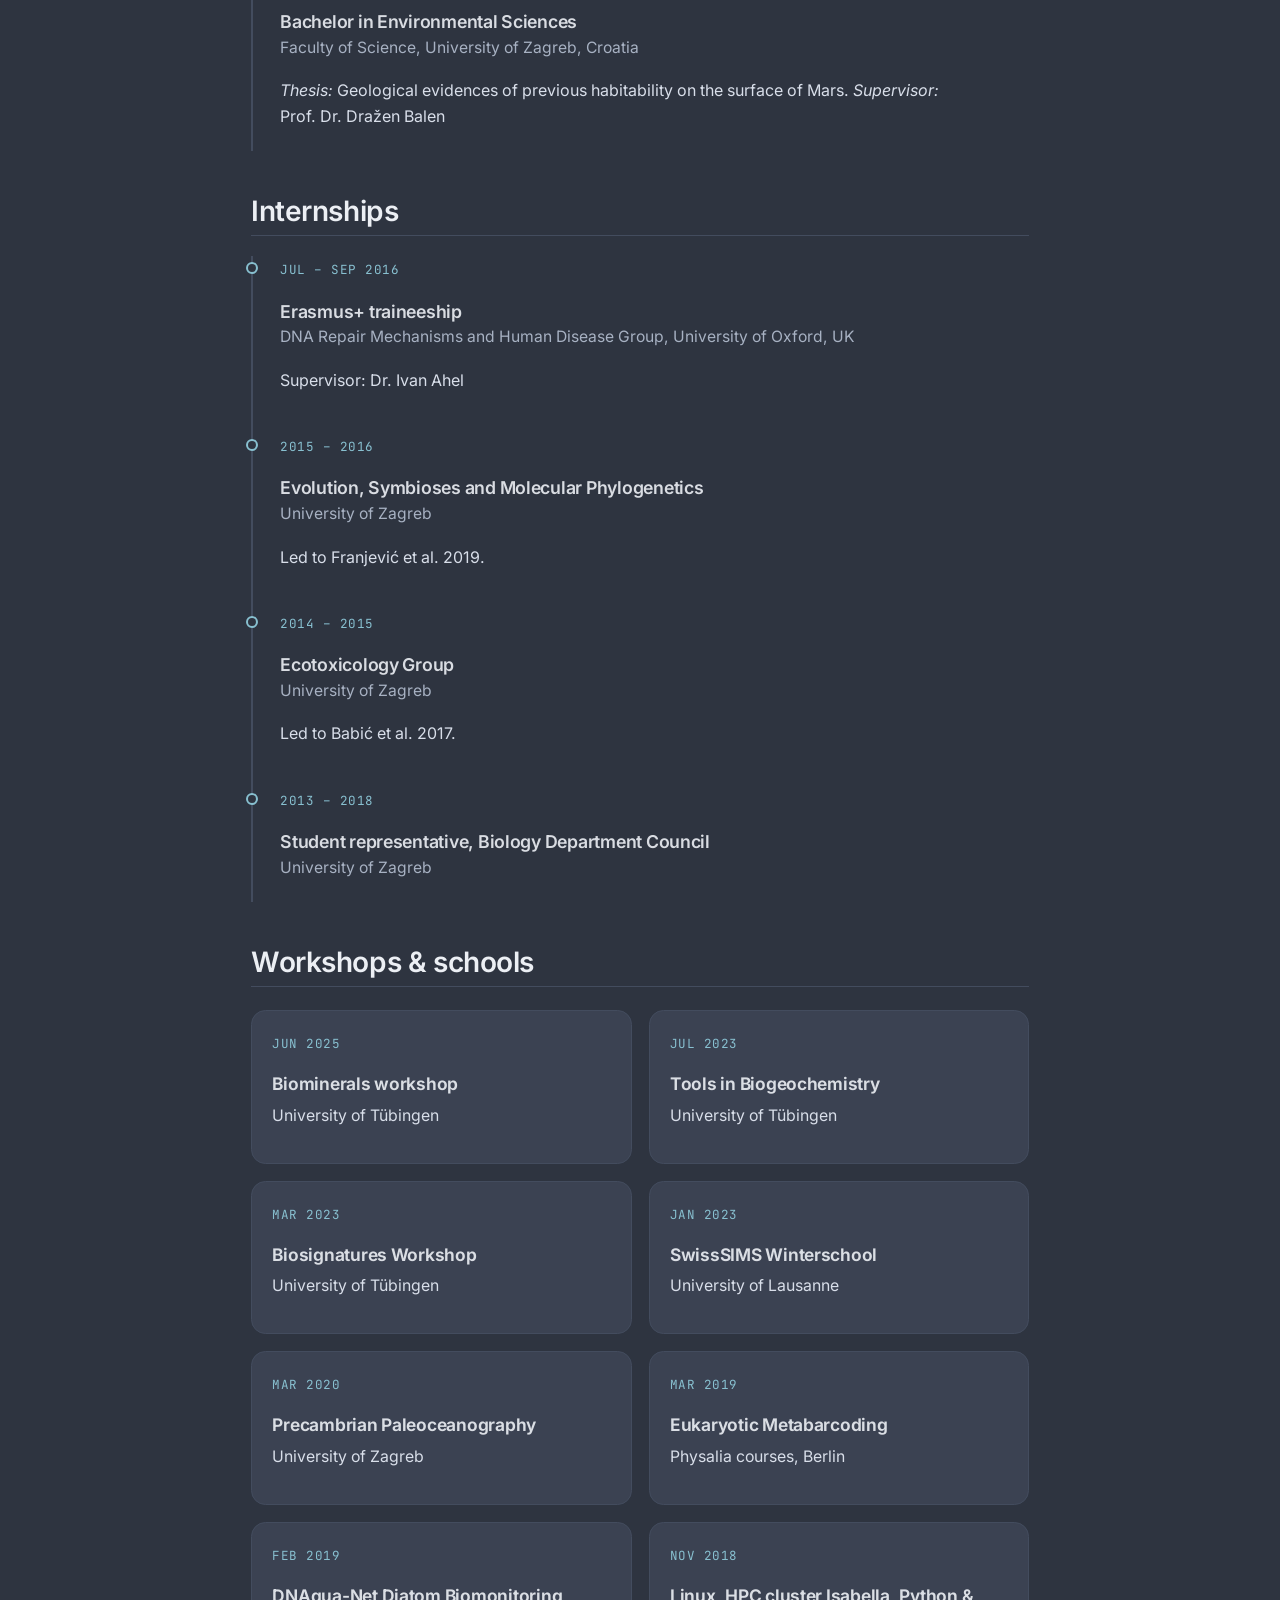
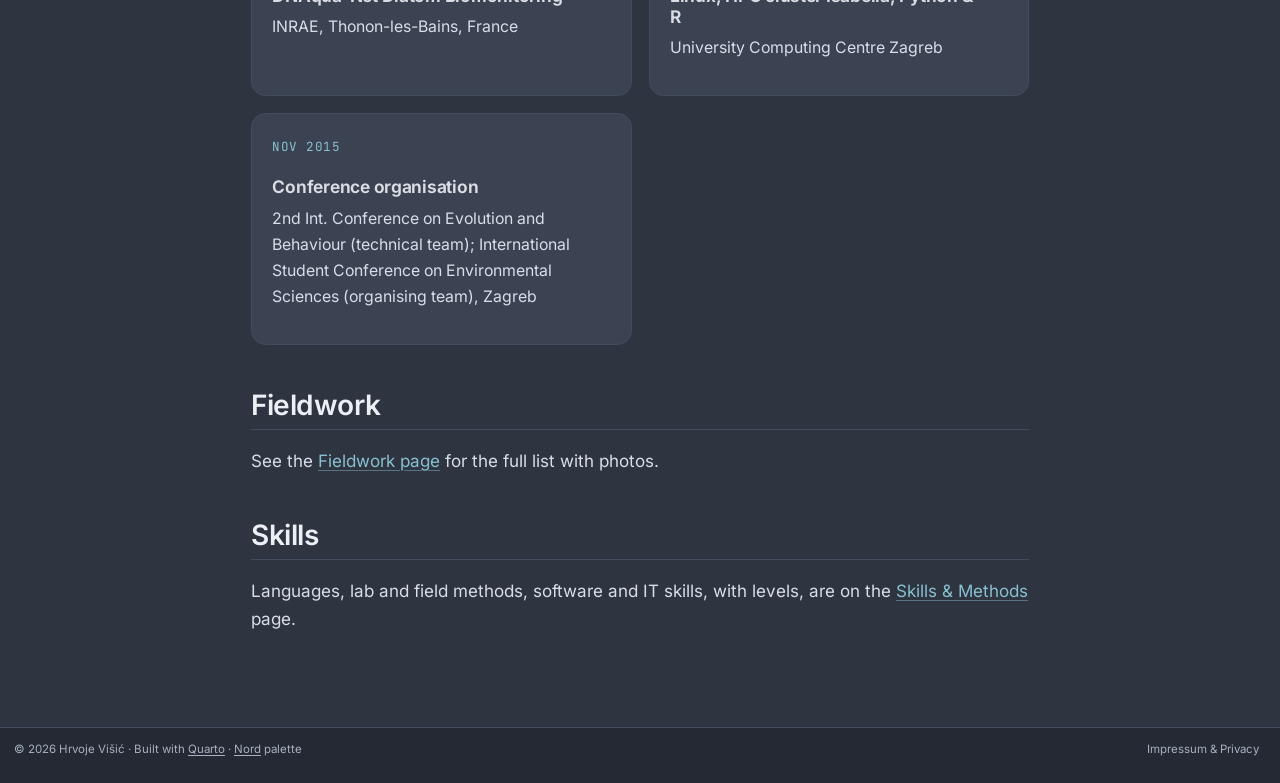
<file: docs/cv.html>
<!DOCTYPE html>
<html xmlns="http://www.w3.org/1999/xhtml" lang="en" xml:lang="en"><head>

<meta charset="utf-8">
<meta name="generator" content="quarto-1.11.9">

<meta name="viewport" content="width=device-width, initial-scale=1.0, user-scalable=yes">

<meta name="description" content="CV of Hrvoje Višić: positions, education, internships, workshops, fieldwork and skills.">

<title>Curriculum Vitae – Hrvoje Višić</title>
<style>
/* Default styles provided by pandoc.
** See https://pandoc.org/MANUAL.html#variables-for-html for config info.
*/
span.smallcaps{font-variant: small-caps;}
div.columns{display: flex; gap: 1.5em;}
div.column{flex: auto;}
@media screen {
div.columns{gap: min(4vw, 1.5em);}
div.column{overflow-x: auto;}
}
div.hanging-indent{margin-left: 1.5em; text-indent: -1.5em;}
ul.task-list{list-style: none;}
ul.task-list li input[type="checkbox"] {
  width: 0.8em;
  margin: 0 0.8em 0.2em -1em; /* quarto-specific, see https://github.com/quarto-dev/quarto-cli/issues/4556 */ 
  vertical-align: middle;
}
.display.math{display: block; text-align: center; margin: 0.5rem auto;}
</style>


<script src="site_libs/quarto-nav/quarto-nav.js"></script>
<script src="site_libs/quarto-nav/headroom.min.js"></script>
<script src="site_libs/clipboard/clipboard.min.js"></script>
<script src="site_libs/quarto-search/autocomplete.umd.js"></script>
<script src="site_libs/quarto-search/fuse.min.js"></script>
<script src="site_libs/quarto-search/quarto-search.js"></script>
<meta name="quarto:offset" content="./">
<link href="./images/favicon.svg" rel="icon" type="image/svg+xml">
<script src="site_libs/quarto-html/quarto.js" type="module"></script>
<script src="site_libs/quarto-html/tabsets/tabsets.js" type="module"></script>
<script src="site_libs/quarto-html/scrollable-regions/scrollable-regions.js" type="module"></script>
<script src="site_libs/quarto-html/popper.min.js"></script>
<script src="site_libs/quarto-html/tippy.umd.min.js"></script>
<script src="site_libs/quarto-html/anchor.min.js"></script>
<link href="site_libs/quarto-html/tippy.css" rel="stylesheet">
<link href="site_libs/quarto-html/quarto-syntax-highlighting-4bf167443614602e1088f7d6f674998b.css" rel="stylesheet" class="quarto-color-scheme" id="quarto-text-highlighting-styles">
<link href="site_libs/quarto-html/quarto-syntax-highlighting-dark-e2aee5bd4f734bca5199d46d119b6508.css" rel="stylesheet" class="quarto-color-scheme quarto-color-alternate" id="quarto-text-highlighting-styles">
<script src="site_libs/bootstrap/bootstrap.min.js"></script>
<link href="site_libs/bootstrap/bootstrap-icons.css" rel="stylesheet">
<link href="site_libs/bootstrap/bootstrap-a9a83dace3aadc5248856ad7f3377ef6.min.css" rel="stylesheet" append-hash="true" class="quarto-color-scheme" id="quarto-bootstrap" data-mode="light">
<link href="site_libs/bootstrap/bootstrap-dark-e2f8ce4d376cc281504e720a2629dc66.min.css" rel="stylesheet" append-hash="true" class="quarto-color-scheme quarto-color-alternate" id="quarto-bootstrap" data-mode="dark">
<script src="site_libs/quarto-contrib/glightbox/glightbox.min.js"></script>
<link href="site_libs/quarto-contrib/glightbox/glightbox.min.css" rel="stylesheet">
<link href="site_libs/quarto-contrib/glightbox/lightbox.css" rel="stylesheet">
<script id="quarto-search-options" type="application/json">{
  "location": "navbar",
  "copy-button": false,
  "collapse-after": 3,
  "panel-placement": "end",
  "type": "overlay",
  "limit": 50,
  "keyboard-shortcut": [
    "f",
    "/",
    "s"
  ],
  "language": {
    "search-no-results-text": "No results",
    "search-matching-documents-text": "matching documents",
    "search-copy-link-title": "Copy link to search",
    "search-hide-matches-text": "Hide additional matches",
    "search-more-match-text": "more match in this document",
    "search-more-matches-text": "more matches in this document",
    "search-clear-button-title": "Clear",
    "search-text-placeholder": "",
    "search-detached-cancel-button-title": "Cancel",
    "search-submit-button-title": "Submit",
    "search-label": "Search"
  }
}</script>
<style>html{ scroll-behavior: smooth; }</style>


<link rel="stylesheet" href="fonts.css">
<link rel="stylesheet" href="styles.css">
<meta property="og:title" content="Curriculum Vitae – Hrvoje Višić">
<meta property="og:description" content="CV of Hrvoje Višić: positions, education, internships, workshops, fieldwork and skills.">
<meta property="og:image" content="https://divisici.github.io/images/profile.webp">
<meta property="og:site_name" content="Hrvoje Višić">
</head>

<body class="nav-sidebar docked nav-fixed quarto-dark"><a id="quarto-skip-link" class="visually-hidden-focusable" href="#quarto-document-content">Skip to main content</a><script id="quarto-html-before-body" type="application/javascript">
    const toggleBodyColorMode = (bsSheetEl) => {
      const mode = bsSheetEl.getAttribute("data-mode");
      const bodyEl = window.document.querySelector("body");
      if (mode === "dark") {
        bodyEl.classList.add("quarto-dark");
        bodyEl.classList.remove("quarto-light");
      } else {
        bodyEl.classList.add("quarto-light");
        bodyEl.classList.remove("quarto-dark");
      }
    }
    const toggleBodyColorPrimary = () => {
      const bsSheetEl = window.document.querySelector("link#quarto-bootstrap:not([rel=disabled-stylesheet])");
      if (bsSheetEl) {
        toggleBodyColorMode(bsSheetEl);
      }
    }
    const setColorSchemeToggle = (alternate) => {
      const toggles = window.document.querySelectorAll('.quarto-color-scheme-toggle');
      for (let i=0; i < toggles.length; i++) {
        const toggle = toggles[i];
        if (toggle) {
          toggle.setAttribute("aria-checked", alternate ? "true" : "false");
          if (alternate) {
            toggle.classList.add("alternate");
          } else {
            toggle.classList.remove("alternate");
          }
        }
      }
    };
    const toggleColorMode = (alternate) => {
      // Switch the stylesheets
      const primaryStylesheets = window.document.querySelectorAll('link.quarto-color-scheme:not(.quarto-color-alternate)');
      const alternateStylesheets = window.document.querySelectorAll('link.quarto-color-scheme.quarto-color-alternate');
      manageTransitions('#quarto-margin-sidebar .nav-link', false);
      if (alternate) {
        // note: dark is layered on light, we don't disable primary!
        enableStylesheet(alternateStylesheets);
        for (const sheetNode of alternateStylesheets) {
          if (sheetNode.id === "quarto-bootstrap") {
            toggleBodyColorMode(sheetNode);
          }
        }
      } else {
        disableStylesheet(alternateStylesheets);
        enableStylesheet(primaryStylesheets)
        toggleBodyColorPrimary();
      }
      manageTransitions('#quarto-margin-sidebar .nav-link', true);
      // Switch the toggles
      setColorSchemeToggle(alternate)
    }
    // Hack to workaround the fact that safari doesn't
    // properly recolor the scrollbar when toggling (#1455).
    // Not run on load: stylesheets are set before first paint there, and
    // scrolling would undo the scroll to a URL fragment (#14973).
    // The one pixel nudge keeps the reader where they were.
    const refreshSafariScrollbar = () => {
      if (navigator.userAgent.indexOf('Safari') > 0 && navigator.userAgent.indexOf('Chrome') == -1) {
        manageTransitions("body", false);
        const scrollY = window.scrollY;
        window.scrollTo(0, scrollY > 0 ? scrollY - 1 : 1);
        setTimeout(() => {
          window.scrollTo(0, scrollY);
          manageTransitions("body", true);
        }, 40);
      }
    }
    const disableStylesheet = (stylesheets) => {
      for (let i=0; i < stylesheets.length; i++) {
        const stylesheet = stylesheets[i];
        stylesheet.rel = 'disabled-stylesheet';
      }
    }
    const enableStylesheet = (stylesheets) => {
      for (let i=0; i < stylesheets.length; i++) {
        const stylesheet = stylesheets[i];
        if(stylesheet.rel !== 'stylesheet') { // for Chrome, which will still FOUC without this check
          stylesheet.rel = 'stylesheet';
        }
      }
    }
    const manageTransitions = (selector, allowTransitions) => {
      const els = window.document.querySelectorAll(selector);
      for (let i=0; i < els.length; i++) {
        const el = els[i];
        if (allowTransitions) {
          el.classList.remove('notransition');
        } else {
          el.classList.add('notransition');
        }
      }
    }
    const isFileUrl = () => {
      return window.location.protocol === 'file:';
    }
    const hasAlternateSentinel = () => {
      let styleSentinel = getColorSchemeSentinel();
      if (styleSentinel !== null) {
        return styleSentinel === "alternate";
      } else {
        return false;
      }
    }
    const setStyleSentinel = (alternate) => {
      const value = alternate ? "alternate" : "default";
      if (!isFileUrl()) {
        window.localStorage.setItem("quarto-color-scheme", value);
      } else {
        localAlternateSentinel = value;
      }
    }
    const getColorSchemeSentinel = () => {
      if (!isFileUrl()) {
        const storageValue = window.localStorage.getItem("quarto-color-scheme");
        return storageValue != null ? storageValue : localAlternateSentinel;
      } else {
        return localAlternateSentinel;
      }
    }
    const toggleGiscusIfUsed = (isAlternate, darkModeDefault) => {
      const baseTheme = document.querySelector('#giscus-base-theme')?.value ?? 'light';
      const alternateTheme = document.querySelector('#giscus-alt-theme')?.value ?? 'dark';
      let newTheme = '';
      if(authorPrefersDark) {
        newTheme = isAlternate ? baseTheme : alternateTheme;
      } else {
        newTheme = isAlternate ? alternateTheme : baseTheme;
      }
      const changeGiscusTheme = () => {
        // From: https://github.com/giscus/giscus/issues/336
        const sendMessage = (message) => {
          const iframe = document.querySelector('iframe.giscus-frame');
          if (!iframe) return;
          iframe.contentWindow.postMessage({ giscus: message }, 'https://giscus.app');
        }
        sendMessage({
          setConfig: {
            theme: newTheme
          }
        });
      }
      const isGiscussLoaded = window.document.querySelector('iframe.giscus-frame') !== null;
      if (isGiscussLoaded) {
        changeGiscusTheme();
      }
    };
    const authorPrefersDark = true;
    const darkModeDefault = authorPrefersDark;
    let localAlternateSentinel = darkModeDefault ? 'alternate' : 'default';
    // Dark / light mode switch
    window.quartoToggleColorScheme = () => {
      // Read the current dark / light value
      let toAlternate = !hasAlternateSentinel();
      toggleColorMode(toAlternate);
      refreshSafariScrollbar();
      setStyleSentinel(toAlternate);
      toggleGiscusIfUsed(toAlternate, darkModeDefault);
      window.dispatchEvent(new Event('resize'));
    };
    // Switch to dark mode if need be
    if (hasAlternateSentinel()) {
      toggleColorMode(true);
    } else {
      toggleColorMode(false);
    }
  </script>

<div id="quarto-search-results"></div>
  <header id="quarto-header" class="headroom fixed-top">
    <nav class="navbar navbar-expand " data-bs-theme="dark" aria-label="Site">
      <div class="navbar-container container-fluid">
      <div class="navbar-brand-container mx-auto">
    <a class="navbar-brand" href="./index.html">
    <span class="navbar-title">Hrvoje Višić</span>
    </a>
  </div>
          <ul class="navbar-nav navbar-nav-scroll ms-auto">
  <li class="nav-item compact">
    <a class="nav-link" href="https://github.com/DiVisici"> <i class="bi bi-github" role="img" aria-label="GitHub">
</i> 
<span class="menu-text"></span></a>
  </li>  
  <li class="nav-item">
    <a class="nav-link" href="https://orcid.org/0000-0003-0406-5330"> 
<span class="menu-text">iD</span></a>
  </li>  
  <li class="nav-item compact">
    <a class="nav-link" href="mailto:hrvoje.visic@uni-tuebingen.de"> <i class="bi bi-envelope" role="img" aria-label="Email">
</i> 
<span class="menu-text"></span></a>
  </li>  
</ul>
          <div class="quarto-navbar-tools">
  <button type="button" role="switch" aria-checked="false" class="quarto-color-scheme-toggle quarto-navigation-tool  px-1" onclick="window.quartoToggleColorScheme(); return false;" title="Toggle dark mode" aria-label="Toggle dark mode"><i class="bi"></i></button>
</div>
            <div id="quarto-search" class="" title="Search"></div>
      </div> <!-- /container-fluid -->
    </nav>
  <nav class="quarto-secondary-nav" aria-label="Toolbar">
    <div class="container-fluid d-flex">
      <button type="button" class="quarto-btn-toggle btn" data-bs-toggle="collapse" role="button" data-bs-target=".quarto-sidebar-collapse-item" aria-controls="quarto-sidebar" aria-expanded="false" aria-label="Toggle sidebar navigation" onclick="if (window.quartoToggleHeadroom) { window.quartoToggleHeadroom(); }">
        <i class="bi bi-layout-text-sidebar-reverse"></i>
      </button>
        <a class="flex-grow-1 no-decor" data-bs-toggle="collapse" data-bs-target=".quarto-sidebar-collapse-item" onclick="if (window.quartoToggleHeadroom) { window.quartoToggleHeadroom(); }">      
          <h1 class="quarto-secondary-nav-title">Curriculum Vitae</h1>
        </a>     
    </div>
  </nav>
</header>
<!-- content -->
<div id="quarto-content" class="quarto-container page-columns page-rows-contents page-layout-article page-navbar">
<!-- sidebar -->
  <nav id="quarto-sidebar" class="sidebar collapse collapse-horizontal quarto-sidebar-collapse-item sidebar-navigation docked overflow-auto" aria-label="Section"><div class="quarto-sidebar-header"><div class="sidebar-header-item">
<p><a href="./images/profile.webp" class="lightbox" data-gallery="quarto-lightbox-gallery-1"><img src="./images/profile.webp" class="hv-side-avatar img-fluid" alt="Portrait of Hrvoje Višić"></a></p>
<p><span class="hv-side-name">Hrvoje Višić</span></p>
<p><span class="hv-side-role">PhD researcher · Geomicrobiology</span></p>
<p><span class="hv-side-place">Tübingen, DE</span></p>
</div></div>
    <div class="sidebar-menu-container"> 
    <ul class="list-unstyled mt-1">
        <li class="sidebar-item">
  <div class="sidebar-item-container"> 
  <a href="./index.html" class="sidebar-item-text sidebar-link"><i class="bi bi-house" role="img">
</i> 
 <span class="menu-text">Home</span></a>
  </div>
</li>
        <li class="sidebar-item">
  <div class="sidebar-item-container"> 
  <a href="./research.html" class="sidebar-item-text sidebar-link"><i class="bi bi-lightbulb" role="img">
</i> 
 <span class="menu-text">Research</span></a>
  </div>
</li>
        <li class="sidebar-item">
  <div class="sidebar-item-container"> 
  <a href="./publications.html" class="sidebar-item-text sidebar-link"><i class="bi bi-journal-text" role="img">
</i> 
 <span class="menu-text">Publications</span></a>
  </div>
</li>
        <li class="sidebar-item">
  <div class="sidebar-item-container"> 
  <a href="./cv.html" class="sidebar-item-text sidebar-link active"><i class="bi bi-person-vcard" role="img">
</i> 
 <span class="menu-text">CV</span></a>
  </div>
</li>
        <li class="sidebar-item">
  <div class="sidebar-item-container"> 
  <a href="./skills.html" class="sidebar-item-text sidebar-link"><i class="bi bi-tools" role="img">
</i> 
 <span class="menu-text">Skills &amp; Methods</span></a>
  </div>
</li>
        <li class="px-0"><hr class="sidebar-divider hi "></li>
        <li class="sidebar-item">
  <div class="sidebar-item-container"> 
  <a href="./teaching.html" class="sidebar-item-text sidebar-link"><i class="bi bi-easel" role="img">
</i> 
 <span class="menu-text">Teaching &amp; Outreach</span></a>
  </div>
</li>
        <li class="sidebar-item">
  <div class="sidebar-item-container"> 
  <a href="./news.html" class="sidebar-item-text sidebar-link"><i class="bi bi-megaphone" role="img">
</i> 
 <span class="menu-text">News</span></a>
  </div>
</li>
        <li class="sidebar-item">
  <div class="sidebar-item-container"> 
  <a href="./fieldwork.html" class="sidebar-item-text sidebar-link"><i class="bi bi-compass" role="img">
</i> 
 <span class="menu-text">Fieldwork</span></a>
  </div>
</li>
    </ul>
    </div>
</nav>
<div id="quarto-sidebar-glass" class="quarto-sidebar-collapse-item" data-bs-toggle="collapse" data-bs-target=".quarto-sidebar-collapse-item"></div>
<!-- margin-sidebar -->
    <div id="quarto-margin-sidebar" class="sidebar margin-sidebar">
        <nav id="TOC" role="doc-toc" aria-labelledby="toc-title" class="toc-active">
    <h2 id="toc-title">On this page</h2>
   
  <ul class="collapse">
  <li><a href="#positions" id="toc-positions" class="nav-link active" data-scroll-target="#positions">Positions</a></li>
  <li><a href="#education" id="toc-education" class="nav-link" data-scroll-target="#education">Education</a></li>
  <li><a href="#internships" id="toc-internships" class="nav-link" data-scroll-target="#internships">Internships</a></li>
  <li><a href="#workshops-schools" id="toc-workshops-schools" class="nav-link" data-scroll-target="#workshops-schools">Workshops &amp; schools</a></li>
  <li><a href="#fieldwork" id="toc-fieldwork" class="nav-link" data-scroll-target="#fieldwork">Fieldwork</a></li>
  <li><a href="#skills" id="toc-skills" class="nav-link" data-scroll-target="#skills">Skills</a></li>
  </ul>
</nav>
    </div>
<!-- main -->
<main class="content" id="quarto-document-content" tabindex="-1">


<header id="title-block-header" class="quarto-title-block default">
<div class="quarto-title">
<h1 class="title d-none d-lg-block">Curriculum Vitae</h1>
<p class="subtitle lead">Geomicrobiology · astrobiology · environmental science · oceanology</p>
</div>

<div>
  <div class="description">
    CV of Hrvoje Višić: positions, education, internships, workshops, fieldwork and skills.
  </div>
</div>


<div class="quarto-title-meta">

    
  
    
  </div>
  


</header>


<div class="hv-actions" style="margin-bottom:1.5rem">
  <a class="btn btn-primary" href="files/CV.pdf" download=""><i class="bi bi-download"></i>Download CV (PDF)</a>
  <a class="btn hv-btn-ghost" href="https://orcid.org/0000-0003-0406-5330"><i class="bi bi-person-badge"></i>ORCID 0000-0003-0406-5330</a>
</div>
<section id="positions" class="level2">
<h2 class="anchored" data-anchor-id="positions">Positions</h2>
<div class="hv-timeline">
<div class="hv-tl-item current">
<p><span class="hv-date">Sep 2022 – present</span></p>
<section id="phd-researcher" class="level3">
<h3 class="anchored" data-anchor-id="phd-researcher">PhD Researcher</h3>
<p><span class="hv-where">Geomicrobiology Group, University of Tübingen · DFG Emmy Noether Programme</span></p>
<p>Experimental taphonomy of morphological biosignatures from sulfur- and iron-cycling bacterial mats under hydrothermal conditions. Also responsible for IT support and the group’s website and server databases.</p>
<p><em>Supervisors:</em> Dr.&nbsp;Muammar Mansor, Prof.&nbsp;Dr.&nbsp;Jan-Peter Duda, Prof.&nbsp;Dr.&nbsp;Andreas Kappler</p>
</section>
</div>
<div class="hv-tl-item">
<p><span class="hv-date">Jan 2022 – Jul 2022</span></p>
<section id="research-scientist" class="level3">
<h3 class="anchored" data-anchor-id="research-scientist">Research Scientist</h3>
<p><span class="hv-where">Geomicrobiology Group, University of Tübingen, Germany</span></p>
<ul>
<li>Biogenic iron sulfide formation by sulfur-cycling microbes and microbial mats</li>
</ul>
</section>
</div>
<div class="hv-tl-item">
<p><span class="hv-date">Sep 2019 – Dec 2021</span></p>
<section id="scientific-and-professional-associate" class="level3">
<h3 class="anchored" data-anchor-id="scientific-and-professional-associate">Scientific and Professional Associate</h3>
<p><span class="hv-where">NovaDerm – NeoStratum, Zagreb, Croatia</span></p>
<ul>
<li>Dermatological R&amp;D, quality control and database management</li>
</ul>
</section>
</div>
<div class="hv-tl-item">
<p><span class="hv-date">Jul 2018 – Aug 2019</span></p>
<section id="research-and-teaching-scientist" class="level3">
<h3 class="anchored" data-anchor-id="research-and-teaching-scientist">Research and Teaching Scientist</h3>
<p><span class="hv-where">Laboratory for Biological Oceanography, University of Zagreb, Croatia</span></p>
<ul>
<li>Fieldwork, eDNA metabarcoding, website, teaching and lab courses</li>
</ul>
</section>
</div>
</div>
</section>
<section id="education" class="level2">
<h2 class="anchored" data-anchor-id="education">Education</h2>
<div class="hv-timeline">
<div class="hv-tl-item current">
<p><span class="hv-date">Sep 2022 – present</span></p>
<section id="doctorate-geosciences" class="level3">
<h3 class="anchored" data-anchor-id="doctorate-geosciences">Doctorate, Geosciences</h3>
<p><span class="hv-where">University of Tübingen, Germany</span></p>
<p><em>Thesis:</em> Experimental taphonomy of morphological biosignatures from sulfur and iron cycling bacterial mats under hydrothermal conditions</p>
</section>
</div>
<div class="hv-tl-item">
<p><span class="hv-date">Sep 2015 – Feb 2018</span></p>
<section id="master-in-environmental-sciences" class="level3">
<h3 class="anchored" data-anchor-id="master-in-environmental-sciences">Master in Environmental Sciences</h3>
<p><span class="hv-where">Faculty of Science, University of Zagreb, Croatia</span></p>
<p><em>Thesis:</em> Chemotaxonomic and morphological approach to phytoplankton analyses in contrasting trophic systems of North Pacific. <em>Supervisor:</em> Prof.&nbsp;Dr.&nbsp;Zrinka Ljubešić</p>
</section>
</div>
<div class="hv-tl-item">
<p><span class="hv-date">Sep 2012 – Sep 2015</span></p>
<section id="bachelor-in-environmental-sciences" class="level3">
<h3 class="anchored" data-anchor-id="bachelor-in-environmental-sciences">Bachelor in Environmental Sciences</h3>
<p><span class="hv-where">Faculty of Science, University of Zagreb, Croatia</span></p>
<p><em>Thesis:</em> Geological evidences of previous habitability on the surface of Mars. <em>Supervisor:</em> Prof.&nbsp;Dr.&nbsp;Dražen Balen</p>
</section>
</div>
</div>
</section>
<section id="internships" class="level2">
<h2 class="anchored" data-anchor-id="internships">Internships</h2>
<div class="hv-timeline">
<div class="hv-tl-item">
<p><span class="hv-date">Jul – Sep 2016</span></p>
<section id="erasmus-traineeship" class="level3">
<h3 class="anchored" data-anchor-id="erasmus-traineeship">Erasmus+ traineeship</h3>
<p><span class="hv-where">DNA Repair Mechanisms and Human Disease Group, University of Oxford, UK</span></p>
<p>Supervisor: Dr.&nbsp;Ivan Ahel</p>
</section>
</div>
<div class="hv-tl-item">
<p><span class="hv-date">2015 – 2016</span></p>
<section id="evolution-symbioses-and-molecular-phylogenetics" class="level3">
<h3 class="anchored" data-anchor-id="evolution-symbioses-and-molecular-phylogenetics">Evolution, Symbioses and Molecular Phylogenetics</h3>
<p><span class="hv-where">University of Zagreb</span></p>
<p>Led to Franjević et al.&nbsp;2019.</p>
</section>
</div>
<div class="hv-tl-item">
<p><span class="hv-date">2014 – 2015</span></p>
<section id="ecotoxicology-group" class="level3">
<h3 class="anchored" data-anchor-id="ecotoxicology-group">Ecotoxicology Group</h3>
<p><span class="hv-where">University of Zagreb</span></p>
<p>Led to Babić et al.&nbsp;2017.</p>
</section>
</div>
<div class="hv-tl-item">
<p><span class="hv-date">2013 – 2018</span></p>
<section id="student-representative-biology-department-council" class="level3">
<h3 class="anchored" data-anchor-id="student-representative-biology-department-council">Student representative, Biology Department Council</h3>
<p><span class="hv-where">University of Zagreb</span></p>
</section>
</div>
</div>
</section>
<section id="workshops-schools" class="level2">
<h2 class="anchored" data-anchor-id="workshops-schools">Workshops &amp; schools</h2>
<div class="hv-grid hv-grid-2">
<div class="hv-card">
<p><span class="hv-date">Jun 2025</span></p>
<section id="biominerals-workshop" class="level4">
<h4 class="anchored" data-anchor-id="biominerals-workshop">Biominerals workshop</h4>
<p>University of Tübingen</p>
</section>
</div>
<div class="hv-card">
<p><span class="hv-date">Jul 2023</span></p>
<section id="tools-in-biogeochemistry" class="level4">
<h4 class="anchored" data-anchor-id="tools-in-biogeochemistry">Tools in Biogeochemistry</h4>
<p>University of Tübingen</p>
</section>
</div>
<div class="hv-card">
<p><span class="hv-date">Mar 2023</span></p>
<section id="biosignatures-workshop" class="level4">
<h4 class="anchored" data-anchor-id="biosignatures-workshop">Biosignatures Workshop</h4>
<p>University of Tübingen</p>
</section>
</div>
<div class="hv-card">
<p><span class="hv-date">Jan 2023</span></p>
<section id="swisssims-winterschool" class="level4">
<h4 class="anchored" data-anchor-id="swisssims-winterschool">SwissSIMS Winterschool</h4>
<p>University of Lausanne</p>
</section>
</div>
<div class="hv-card">
<p><span class="hv-date">Mar 2020</span></p>
<section id="precambrian-paleoceanography" class="level4">
<h4 class="anchored" data-anchor-id="precambrian-paleoceanography">Precambrian Paleoceanography</h4>
<p>University of Zagreb</p>
</section>
</div>
<div class="hv-card">
<p><span class="hv-date">Mar 2019</span></p>
<section id="eukaryotic-metabarcoding" class="level4">
<h4 class="anchored" data-anchor-id="eukaryotic-metabarcoding">Eukaryotic Metabarcoding</h4>
<p>Physalia courses, Berlin</p>
</section>
</div>
<div class="hv-card">
<p><span class="hv-date">Feb 2019</span></p>
<section id="dnaqua-net-diatom-biomonitoring" class="level4">
<h4 class="anchored" data-anchor-id="dnaqua-net-diatom-biomonitoring">DNAqua-Net Diatom Biomonitoring</h4>
<p>INRAE, Thonon-les-Bains, France</p>
</section>
</div>
<div class="hv-card">
<p><span class="hv-date">Nov 2018</span></p>
<section id="linux-hpc-cluster-isabella-python-r" class="level4">
<h4 class="anchored" data-anchor-id="linux-hpc-cluster-isabella-python-r">Linux, HPC cluster Isabella, Python &amp; R</h4>
<p>University Computing Centre Zagreb</p>
</section>
</div>
<div class="hv-card">
<p><span class="hv-date">Nov 2015</span></p>
<section id="conference-organisation" class="level4">
<h4 class="anchored" data-anchor-id="conference-organisation">Conference organisation</h4>
<p>2nd Int. Conference on Evolution and Behaviour (technical team); International Student Conference on Environmental Sciences (organising team), Zagreb</p>
</section>
</div>
</div>
</section>
<section id="fieldwork" class="level2">
<h2 class="anchored" data-anchor-id="fieldwork">Fieldwork</h2>
<p>See the <a href="./fieldwork.html">Fieldwork page</a> for the full list with photos.</p>
</section>
<section id="skills" class="level2">
<h2 class="anchored" data-anchor-id="skills">Skills</h2>
<p>Languages, lab and field methods, software and IT skills, with levels, are on the <a href="./skills.html">Skills &amp; Methods</a> page.</p>


</section>

<a onclick="window.scrollTo(0, 0); return false;" role="button" id="quarto-back-to-top"><i class="bi bi-arrow-up"></i> Back to top</a></main> <!-- /main -->
<script id="quarto-html-after-body" type="application/javascript">
  window.document.addEventListener("DOMContentLoaded", function (event) {
    // Ensure there is a toggle, if there isn't float one in the top right
    if (window.document.querySelector('.quarto-color-scheme-toggle') === null) {
      const toggle = window.document.createElement('button');
      toggle.type = "button";
      toggle.setAttribute("role", "switch");
      toggle.setAttribute("aria-checked", "false");
      toggle.classList.add('top-right');
      toggle.classList.add('quarto-color-scheme-toggle');
      toggle.setAttribute("aria-label", "Toggle dark mode");
      toggle.onclick = function() { try { window.quartoToggleColorScheme(); } catch {} return false; };
      const i = window.document.createElement("i");
      i.classList.add('bi');
      toggle.appendChild(i);
      // Put the toggle in a landmark of its own, so that landmark navigation
      // can reach it.
      //
      // The container is always a fresh direct child of body, and the toggle is
      // never moved into page furniture that the theme or the author controls.
      // The toggle is positioned against the page, so any ancestor that
      // establishes a containing block captures it: a positioned element or a
      // grid for position: absolute, and transform, filter, will-change or
      // contain for position: fixed. A direct child of body has none of these
      // to inherit, and the shift when one appears is silent and visual.
      //
      // ARIA says a document should have at most one banner, and axe reports a
      // duplicate whether or not the banners carry distinct labels. So use a
      // header when the page has no banner yet, and a named region otherwise.
      //
      // A header is a banner wherever it sits, unless it is inside sectioning
      // content, so this cannot just look at the children of body: a custom
      // page layout wraps the title block header in a plain div. An explicit
      // role="banner" always counts.
      const sectioning = 'article, aside, main, nav, section, [role="article"], [role="complementary"], [role="main"], [role="navigation"], [role="region"]';
      const hasBanner = Array.from(
        window.document.querySelectorAll('header:not([role]), [role="banner"]')
      ).some(function(el) {
        return el.hasAttribute("role") || el.closest(sectioning) === null;
      });
      const container = window.document.createElement(hasBanner ? "div" : "header");
      if (hasBanner) {
        container.setAttribute("role", "region");
        container.setAttribute("aria-label", "Toggle dark mode");
      }
      container.classList.add('quarto-color-scheme-toggle-container');
      container.appendChild(toggle);
      window.document.body.appendChild(container);
    }
    setColorSchemeToggle(hasAlternateSentinel())
    const icon = "";
    const anchorJS = new window.AnchorJS();
    anchorJS.options = {
      placement: 'right',
      icon: icon
    };
    anchorJS.add('.anchored');
    const isCodeAnnotation = (el) => {
      for (const clz of el.classList) {
        if (clz.startsWith('code-annotation-')) {                     
          return true;
        }
      }
      return false;
    }
    const onCopySuccess = function(e) {
      // button target
      const button = e.trigger;
      // don't keep focus
      button.blur();
      // flash "checked"
      button.classList.add('code-copy-button-checked');
      var currentTitle = button.getAttribute("title");
      button.setAttribute("title", "Copied!");
      let tooltip;
      if (window.bootstrap) {
        button.setAttribute("data-bs-toggle", "tooltip");
        button.setAttribute("data-bs-placement", "left");
        button.setAttribute("data-bs-title", "Copied!");
        tooltip = new bootstrap.Tooltip(button, 
          { trigger: "manual", 
            customClass: "code-copy-button-tooltip",
            offset: [0, -8]});
        tooltip.show();    
      }
      setTimeout(function() {
        if (tooltip) {
          tooltip.hide();
          button.removeAttribute("data-bs-title");
          button.removeAttribute("data-bs-toggle");
          button.removeAttribute("data-bs-placement");
        }
        button.setAttribute("title", currentTitle);
        button.classList.remove('code-copy-button-checked');
      }, 1000);
      // clear code selection
      e.clearSelection();
    }
    const getTextToCopy = function(trigger) {
      const outerScaffold = trigger.parentElement.cloneNode(true);
      const codeEl = outerScaffold.querySelector('code');
      for (const childEl of codeEl.children) {
        if (isCodeAnnotation(childEl)) {
          childEl.remove();
        }
      }
      return codeEl.innerText;
    }
    const clipboard = new window.ClipboardJS('.code-copy-button:not([data-in-quarto-modal])', {
      text: getTextToCopy
    });
    clipboard.on('success', onCopySuccess);
    if (window.document.getElementById('quarto-embedded-source-code-modal')) {
      const clipboardModal = new window.ClipboardJS('.code-copy-button[data-in-quarto-modal]', {
        text: getTextToCopy,
        container: window.document.getElementById('quarto-embedded-source-code-modal')
      });
      clipboardModal.on('success', onCopySuccess);
    }
      var localhostRegex = new RegExp(/^(?:http|https):\/\/localhost\:?[0-9]*\//);
      var mailtoRegex = new RegExp(/^mailto:/);
        var filterRegex = new RegExp("https:\/\/divisici\.github\.io");
      const newWindowLabel = "(opens in a new tab)";
      const newWindowNoteId = "quarto-ext-newwindow-label";
      // Links reference one hidden label through aria-describedby, so the
      // announcement never changes their accessible name.
      var describeNewWindow = (link) => {
        if (!window.document.getElementById(newWindowNoteId)) {
          var newWindowNote = window.document.createElement("span");
          newWindowNote.id = newWindowNoteId;
          newWindowNote.hidden = true;
          newWindowNote.textContent = newWindowLabel;
          window.document.body.appendChild(newWindowNote);
        }
        var describedBy = (link.getAttribute("aria-describedby") || "").split(/\s+/).filter(Boolean);
        if (!describedBy.includes(newWindowNoteId)) {
          describedBy.push(newWindowNoteId);
          link.setAttribute("aria-describedby", describedBy.join(" "));
        }
      }
      var isInternal = (href) => {
          return filterRegex.test(href) || localhostRegex.test(href) || mailtoRegex.test(href);
      }
      // Inspect non-navigation links and adorn them if external
      window.quartoDecorateExternalLinks = function (root) {
     var links = (root || window.document).querySelectorAll('a[href]:not(.nav-link):not(.navbar-brand):not(.toc-action):not(.sidebar-link):not(.sidebar-item-toggle):not(.pagination-link):not(.no-external):not([aria-hidden]):not(.dropdown-item):not(.quarto-navigation-tool):not(.about-link)');
      for (var i=0; i<links.length; i++) {
        const link = links[i];
        if (!isInternal(link.href)) {
          // undo the damage that might have been done by quarto-nav.js in the case of
          // links that we want to consider external
          if (link.dataset.originalHref !== undefined) {
            link.href = link.dataset.originalHref;
          }
            // target, if specified
            link.setAttribute("target", "_blank");
            if (link.getAttribute("rel") === null) {
              link.setAttribute("rel", "noopener");
            }
            describeNewWindow(link);
          if (!link.classList.contains('no-external-icon')) {
          }
        }
      }
      };
      window.quartoDecorateExternalLinks(window.document);
    // Esc closes the popup (WCAG 1.4.13) and focus leaving both trigger and
    // popup closes it (WCAG 2.4.11); tippy handles neither for interactive popups.
    const hideOnEscAndFocusOut = {
      name: 'hideOnEscAndFocusOut',
      defaultValue: true,
      fn(instance) {
        const dismiss = () => {
          // A show scheduled by the trigger delay would otherwise reopen it
          instance.clearDelayTimeouts();
          instance.hide();
        };
        const onKeyDown = (event) => {
          if (event.key !== 'Escape') {
            return;
          }
          // Keep Esc from also reaching page handlers (e.g. reveal.js overview),
          // except an open reveal.js slide menu, which Esc should close too.
          // The menu handles keys only when its keyboard option is on.
          const menuHandlesEsc = window.Reveal?.getPlugin?.('menu')?.isOpen() &&
            window.Reveal.getConfig().menu?.keyboard !== false;
          if (!menuHandlesEsc) {
            event.stopPropagation();
          }
          if (instance.popper.contains(window.document.activeElement)) {
            // Disabled while refocusing so the focus trigger does not reopen it
            instance.disable();
            instance.reference.focus();
            instance.enable();
          }
          dismiss();
        };
        const onFocusOut = (event) => {
          const target = event.relatedTarget;
          if (target && !instance.reference.contains(target) &&
              !instance.popper.contains(target)) {
            dismiss();
          }
        };
        // On the trigger too: a click trigger (code-annotations: select) has no
        // blur handling. Attached for the instance's lifetime so leaving the
        // trigger also cancels a show still pending on the trigger delay.
        instance.reference.addEventListener('focusout', onFocusOut);
        return {
          onShow() {
            window.document.addEventListener('keydown', onKeyDown, true);
            instance.popper.addEventListener('focusout', onFocusOut);
          },
          onHide() {
            window.document.removeEventListener('keydown', onKeyDown, true);
            instance.popper.removeEventListener('focusout', onFocusOut);
          },
          onDestroy() {
            instance.reference.removeEventListener('focusout', onFocusOut);
          },
        };
      },
    };
    function tippyHover(el, contentFn, onTriggerFn, onUntriggerFn) {
      const config = {
        allowHTML: true,
        maxWidth: 500,
        delay: 100,
        arrow: false,
        appendTo: function(el) {
            return el.parentElement;
        },
        interactive: true,
        interactiveBorder: 10,
        theme: 'quarto',
        placement: 'bottom-start',
        plugins: [hideOnEscAndFocusOut],
      };
      if (contentFn) {
        config.content = contentFn;
      }
      if (onTriggerFn) {
        config.onTrigger = onTriggerFn;
      }
      if (onUntriggerFn) {
        config.onUntrigger = onUntriggerFn;
      }
      window.tippy(el, config); 
    }
    const noterefs = window.document.querySelectorAll('a[role="doc-noteref"]');
    for (var i=0; i<noterefs.length; i++) {
      const ref = noterefs[i];
      tippyHover(ref, function() {
        // use id or data attribute instead here
        let href = ref.getAttribute('data-footnote-href') || ref.getAttribute('href');
        try { href = new URL(href).hash; } catch {}
        const id = href.replace(/^#\/?/, "");
        const note = window.document.getElementById(id);
        if (note) {
          return note.innerHTML;
        } else {
          return "";
        }
      });
    }
    const xrefs = window.document.querySelectorAll('a.quarto-xref');
    const processXRef = (id, note) => {
      // Strip column container classes
      const stripColumnClz = (el) => {
        el.classList.remove("page-full", "page-columns");
        if (el.children) {
          for (const child of el.children) {
            stripColumnClz(child);
          }
        }
      }
      stripColumnClz(note)
      if (id === null || id.startsWith('sec-')) {
        // Special case sections, only their first couple elements
        const container = document.createElement("div");
        if (note.children && note.children.length > 2) {
          container.appendChild(note.children[0].cloneNode(true));
          for (let i = 1; i < note.children.length; i++) {
            const child = note.children[i];
            if (child.tagName === "P" && child.innerText === "") {
              continue;
            } else {
              container.appendChild(child.cloneNode(true));
              break;
            }
          }
          if (window.Quarto?.typesetMath) {
            window.Quarto.typesetMath(container);
          }
          return container.innerHTML
        } else {
          if (window.Quarto?.typesetMath) {
            window.Quarto.typesetMath(note);
          }
          return note.innerHTML;
        }
      } else {
        // Remove any anchor links if they are present
        const anchorLink = note.querySelector('a.anchorjs-link');
        if (anchorLink) {
          anchorLink.remove();
        }
        if (window.Quarto?.typesetMath) {
          window.Quarto.typesetMath(note);
        }
        if (note.classList.contains("callout")) {
          return note.outerHTML;
        } else {
          return note.innerHTML;
        }
      }
    }
    for (var i=0; i<xrefs.length; i++) {
      const xref = xrefs[i];
      tippyHover(xref, undefined, function(instance) {
        instance.disable();
        let url = xref.getAttribute('href');
        let hash = undefined; 
        if (url.startsWith('#')) {
          hash = url;
        } else {
          try { hash = new URL(url).hash; } catch {}
        }
        if (hash) {
          const id = hash.replace(/^#\/?/, "");
          const note = window.document.getElementById(id);
          if (note !== null) {
            try {
              const html = processXRef(id, note.cloneNode(true));
              instance.setContent(html);
            } finally {
              instance.enable();
              instance.show();
            }
          } else {
            // See if we can fetch this
            fetch(url.split('#')[0])
            .then(res => res.text())
            .then(html => {
              const parser = new DOMParser();
              const htmlDoc = parser.parseFromString(html, "text/html");
              const note = htmlDoc.getElementById(id);
              if (note !== null) {
                const html = processXRef(id, note);
                instance.setContent(html);
              } 
            }).finally(() => {
              instance.enable();
              instance.show();
            });
          }
        } else {
          // See if we can fetch a full url (with no hash to target)
          // This is a special case and we should probably do some content thinning / targeting
          fetch(url)
          .then(res => res.text())
          .then(html => {
            const parser = new DOMParser();
            const htmlDoc = parser.parseFromString(html, "text/html");
            const note = htmlDoc.querySelector('main.content');
            if (note !== null) {
              // This should only happen for chapter cross references
              // (since there is no id in the URL)
              // remove the first header
              if (note.children.length > 0 && note.children[0].tagName === "HEADER") {
                note.children[0].remove();
              }
              const html = processXRef(null, note);
              instance.setContent(html);
            } 
          }).finally(() => {
            instance.enable();
            instance.show();
          });
        }
      }, function(instance) {
      });
    }
        let selectedAnnoteEl;
        const selectorForAnnotation = ( cell, annotation) => {
          let cellAttr = 'data-code-cell="' + cell + '"';
          let lineAttr = 'data-code-annotation="' +  annotation + '"';
          const selector = 'span[' + cellAttr + '][' + lineAttr + ']';
          return selector;
        }
        const selectCodeLines = (annoteEl) => {
          const doc = window.document;
          const targetCell = annoteEl.getAttribute("data-target-cell");
          const targetAnnotation = annoteEl.getAttribute("data-target-annotation");
          const annoteSpan = window.document.querySelector(selectorForAnnotation(targetCell, targetAnnotation));
          const lines = annoteSpan.getAttribute("data-code-lines").split(",");
          const lineIds = lines.map((line) => {
            return targetCell + "-" + line;
          })
          // Each band is positioned against its own containing block, which is
          // not the offsetParent of the lines, so place it from client rects.
          const placeBand = (band, firstEl, lastEl, codeBlock) => {
            const container = band.offsetParent;
            if (container === null) {
              return;
            }
            const containerRect = container.getBoundingClientRect();
            // Reveal.js scales slides with a transform, so convert client
            // pixels back to the CSS pixels of the container.
            const scale = containerRect.height / container.offsetHeight || 1;
            const firstRect = firstEl.getBoundingClientRect();
            const lastRect = lastEl.getBoundingClientRect();
            const top = (firstRect.top - containerRect.top) / scale - container.clientTop + container.scrollTop;
            const height = (lastRect.bottom - firstRect.top) / scale;
            band.style.top = top - 2 + "px";
            band.style.height = height + 4 + "px";
            if (codeBlock) {
              // Without the copy button wrapper, the containing block is wider
              // than the code block, so span the code block explicitly.
              const blockRect = codeBlock.getBoundingClientRect();
              band.style.left = (blockRect.left - containerRect.left) / scale - container.clientLeft + container.scrollLeft + "px";
              band.style.width = blockRect.width / scale + "px";
            }
          };
          if (lineIds.length > 0) {
            const el = window.document.getElementById(lineIds[0]);
            const lastEl = window.document.getElementById(lineIds[lineIds.length - 1]);
            const parent = el.parentElement.parentElement;
            // cook up a div (if necessary) and position it
            let div = window.document.getElementById("code-annotation-line-highlight");
            if (div === null) {
              div = window.document.createElement("div");
              div.setAttribute("id", "code-annotation-line-highlight");
              div.style.position = 'absolute';
              parent.appendChild(div);
            }
            placeBand(div, el, lastEl, parent.closest("div.sourceCode") || parent);
            let gutterDiv = window.document.getElementById("code-annotation-line-highlight-gutter");
            if (gutterDiv === null) {
              gutterDiv = window.document.createElement("div");
              gutterDiv.setAttribute("id", "code-annotation-line-highlight-gutter");
              gutterDiv.style.position = 'absolute';
              const codeCell = window.document.getElementById(targetCell);
              const gutter = codeCell.querySelector('.code-annotation-gutter');
              gutter.appendChild(gutterDiv);
            }
            placeBand(gutterDiv, el, lastEl);
            selectedAnnoteEl = annoteEl;
          }
        };
        const unselectCodeLines = () => {
          const elementsIds = ["code-annotation-line-highlight", "code-annotation-line-highlight-gutter"];
          elementsIds.forEach((elId) => {
            const div = window.document.getElementById(elId);
            if (div) {
              div.remove();
            }
          });
          selectedAnnoteEl = undefined;
        };
          // Handle positioning of the toggle
      window.addEventListener(
        "resize",
        throttle(() => {
          elRect = undefined;
          if (selectedAnnoteEl) {
            selectCodeLines(selectedAnnoteEl);
          }
        }, 10)
      );
      function throttle(fn, ms) {
      let throttle = false;
      let timer;
        return (...args) => {
          if(!throttle) { // first call gets through
              fn.apply(this, args);
              throttle = true;
          } else { // all the others get throttled
              if(timer) clearTimeout(timer); // cancel #2
              timer = setTimeout(() => {
                fn.apply(this, args);
                timer = throttle = false;
              }, ms);
          }
        };
      }
        // Attach click handler to the DT
        const annoteDls = window.document.querySelectorAll('dt[data-target-cell]');
        for (const annoteDlNode of annoteDls) {
          annoteDlNode.addEventListener('click', (event) => {
            const clickedEl = event.target;
            if (clickedEl !== selectedAnnoteEl) {
              unselectCodeLines();
              const activeEl = window.document.querySelector('dt[data-target-cell].code-annotation-active');
              if (activeEl) {
                activeEl.classList.remove('code-annotation-active');
              }
              selectCodeLines(clickedEl);
              clickedEl.classList.add('code-annotation-active');
            } else {
              // Unselect the line
              unselectCodeLines();
              clickedEl.classList.remove('code-annotation-active');
            }
          });
        }
    const findCites = (el) => {
      const parentEl = el.parentElement;
      if (parentEl) {
        const cites = parentEl.dataset.cites;
        if (cites) {
          return {
            el,
            cites: cites.split(' ')
          };
        } else {
          return findCites(el.parentElement)
        }
      } else {
        return undefined;
      }
    };
    var bibliorefs = window.document.querySelectorAll('a[role="doc-biblioref"]');
    for (var i=0; i<bibliorefs.length; i++) {
      const ref = bibliorefs[i];
      const citeInfo = findCites(ref);
      if (citeInfo) {
        tippyHover(citeInfo.el, function() {
          var popup = window.document.createElement('div');
          citeInfo.cites.forEach(function(cite) {
            var citeDiv = window.document.createElement('div');
            citeDiv.classList.add('hanging-indent');
            citeDiv.classList.add('csl-entry');
            var biblioDiv = window.document.getElementById('ref-' + cite);
            if (biblioDiv) {
              citeDiv.innerHTML = biblioDiv.innerHTML;
            }
            popup.appendChild(citeDiv);
          });
          return popup.innerHTML;
        });
      }
    }
  });
  </script>
  <script type="application/javascript">
  window.quartoScrollableRegionsLabels = {"code":"Scrollable code","output":"Scrollable output"};
  </script>
</div> <!-- /content -->
<footer class="footer">
  <div class="nav-footer">
    <div class="nav-footer-left">
<p>© 2026 Hrvoje Višić · Built with <a href="https://quarto.org">Quarto</a> · <a href="https://www.nordtheme.com">Nord</a> palette</p>
</div>   
    <div class="nav-footer-center">
      &nbsp;
    </div>
    <div class="nav-footer-right">
      <ul class="footer-items list-unstyled">
    <li class="nav-item">
    <a class="nav-link" href="./impressum.html">
<p>Impressum &amp; Privacy</p>
</a>
  </li>  
</ul>
    </div>
  </div>
</footer>
<script>var lightboxQuarto = GLightbox({"closeEffect":"zoom","descPosition":"bottom","loop":false,"openEffect":"zoom","selector":".lightbox"});
(function() {
  let previousOnload = window.onload;
  window.onload = () => {
    if (previousOnload) {
      previousOnload();
    }
    lightboxQuarto.on('slide_before_load', (data) => {
      const { slideIndex, slideNode, slideConfig, player, trigger } = data;
      const href = trigger.getAttribute('href');
      if (href !== null) {
        const imgEl = window.document.querySelector(`a[href="${href}"] img`);
        if (imgEl !== null) {
          const srcAttr = imgEl.getAttribute("src");
          if (srcAttr && srcAttr.startsWith("data:")) {
            slideConfig.href = srcAttr;
          }
        }
      } 
    });
  
    lightboxQuarto.on('slide_after_load', (data) => {
      const { slideIndex, slideNode, slideConfig, player, trigger } = data;
      if (window.Quarto?.typesetMath) {
        window.Quarto.typesetMath(slideNode);
      }
    });
  
  };
  
})();
          </script>




<script src="site_libs/quarto-html/zenscroll-min.js"></script>
</body></html>
</file>
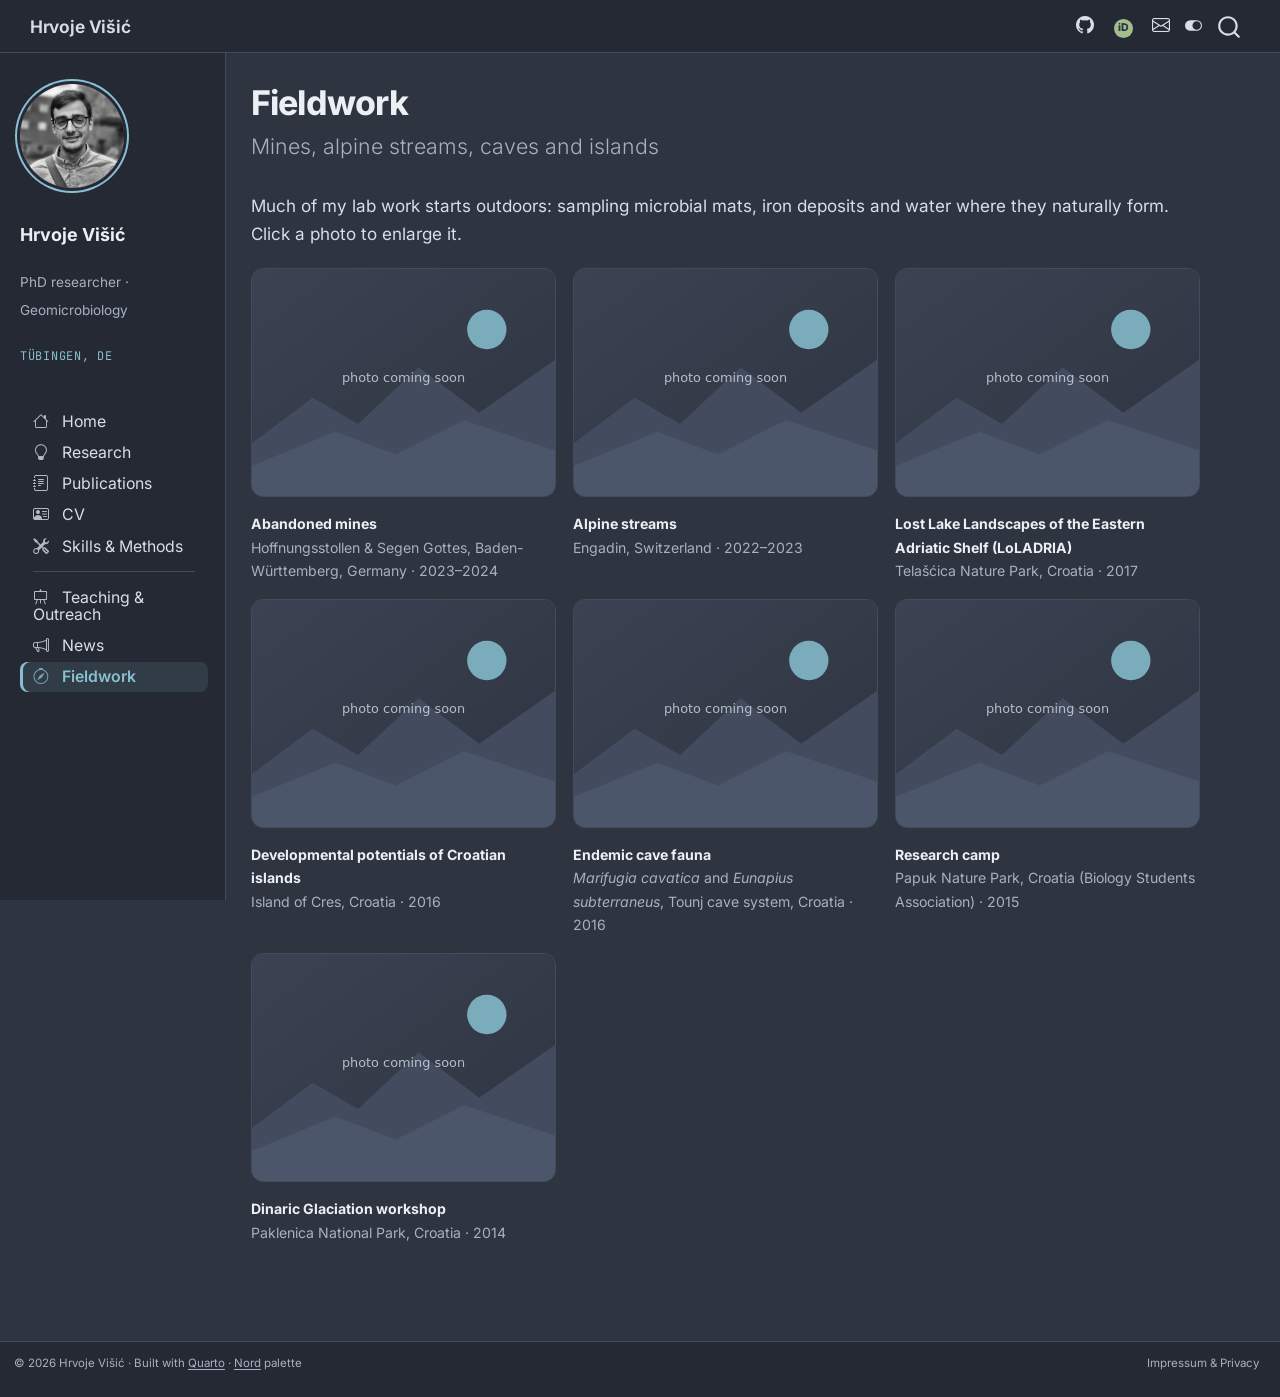
<file: docs/fieldwork.html>
<!DOCTYPE html>
<html xmlns="http://www.w3.org/1999/xhtml" lang="en" xml:lang="en"><head>

<meta charset="utf-8">
<meta name="generator" content="quarto-1.11.9">

<meta name="viewport" content="width=device-width, initial-scale=1.0, user-scalable=yes">

<meta name="description" content="Field campaigns by Hrvoje Višić: abandoned mines in the Black Forest, alpine streams in Engadin, caves and the Adriatic coast.">

<title>Fieldwork – Hrvoje Višić</title>
<style>
/* Default styles provided by pandoc.
** See https://pandoc.org/MANUAL.html#variables-for-html for config info.
*/
span.smallcaps{font-variant: small-caps;}
div.columns{display: flex; gap: 1.5em;}
div.column{flex: auto;}
@media screen {
div.columns{gap: min(4vw, 1.5em);}
div.column{overflow-x: auto;}
}
div.hanging-indent{margin-left: 1.5em; text-indent: -1.5em;}
ul.task-list{list-style: none;}
ul.task-list li input[type="checkbox"] {
  width: 0.8em;
  margin: 0 0.8em 0.2em -1em; /* quarto-specific, see https://github.com/quarto-dev/quarto-cli/issues/4556 */ 
  vertical-align: middle;
}
.display.math{display: block; text-align: center; margin: 0.5rem auto;}
</style>


<script src="site_libs/quarto-nav/quarto-nav.js"></script>
<script src="site_libs/quarto-nav/headroom.min.js"></script>
<script src="site_libs/clipboard/clipboard.min.js"></script>
<script src="site_libs/quarto-search/autocomplete.umd.js"></script>
<script src="site_libs/quarto-search/fuse.min.js"></script>
<script src="site_libs/quarto-search/quarto-search.js"></script>
<meta name="quarto:offset" content="./">
<link href="./images/favicon.svg" rel="icon" type="image/svg+xml">
<script src="site_libs/quarto-html/quarto.js" type="module"></script>
<script src="site_libs/quarto-html/tabsets/tabsets.js" type="module"></script>
<script src="site_libs/quarto-html/scrollable-regions/scrollable-regions.js" type="module"></script>
<script src="site_libs/quarto-html/popper.min.js"></script>
<script src="site_libs/quarto-html/tippy.umd.min.js"></script>
<script src="site_libs/quarto-html/anchor.min.js"></script>
<link href="site_libs/quarto-html/tippy.css" rel="stylesheet">
<link href="site_libs/quarto-html/quarto-syntax-highlighting-4bf167443614602e1088f7d6f674998b.css" rel="stylesheet" class="quarto-color-scheme" id="quarto-text-highlighting-styles">
<link href="site_libs/quarto-html/quarto-syntax-highlighting-dark-e2aee5bd4f734bca5199d46d119b6508.css" rel="stylesheet" class="quarto-color-scheme quarto-color-alternate" id="quarto-text-highlighting-styles">
<script src="site_libs/bootstrap/bootstrap.min.js"></script>
<link href="site_libs/bootstrap/bootstrap-icons.css" rel="stylesheet">
<link href="site_libs/bootstrap/bootstrap-a9a83dace3aadc5248856ad7f3377ef6.min.css" rel="stylesheet" append-hash="true" class="quarto-color-scheme" id="quarto-bootstrap" data-mode="light">
<link href="site_libs/bootstrap/bootstrap-dark-e2f8ce4d376cc281504e720a2629dc66.min.css" rel="stylesheet" append-hash="true" class="quarto-color-scheme quarto-color-alternate" id="quarto-bootstrap" data-mode="dark">
<script src="site_libs/quarto-contrib/glightbox/glightbox.min.js"></script>
<link href="site_libs/quarto-contrib/glightbox/glightbox.min.css" rel="stylesheet">
<link href="site_libs/quarto-contrib/glightbox/lightbox.css" rel="stylesheet">
<script id="quarto-search-options" type="application/json">{
  "location": "navbar",
  "copy-button": false,
  "collapse-after": 3,
  "panel-placement": "end",
  "type": "overlay",
  "limit": 50,
  "keyboard-shortcut": [
    "f",
    "/",
    "s"
  ],
  "language": {
    "search-no-results-text": "No results",
    "search-matching-documents-text": "matching documents",
    "search-copy-link-title": "Copy link to search",
    "search-hide-matches-text": "Hide additional matches",
    "search-more-match-text": "more match in this document",
    "search-more-matches-text": "more matches in this document",
    "search-clear-button-title": "Clear",
    "search-text-placeholder": "",
    "search-detached-cancel-button-title": "Cancel",
    "search-submit-button-title": "Submit",
    "search-label": "Search"
  }
}</script>
<style>html{ scroll-behavior: smooth; }</style>


<link rel="stylesheet" href="fonts.css">
<link rel="stylesheet" href="styles.css">
<meta property="og:title" content="Fieldwork – Hrvoje Višić">
<meta property="og:description" content="Field campaigns by Hrvoje Višić: abandoned mines in the Black Forest, alpine streams in Engadin, caves and the Adriatic coast.">
<meta property="og:image" content="https://divisici.github.io/images/placeholder.svg">
<meta property="og:site_name" content="Hrvoje Višić">
<meta property="og:image:alt" content="Placeholder for a photo from abandoned mine sampling">
</head>

<body class="nav-sidebar docked nav-fixed fullcontent quarto-dark"><a id="quarto-skip-link" class="visually-hidden-focusable" href="#quarto-document-content">Skip to main content</a><script id="quarto-html-before-body" type="application/javascript">
    const toggleBodyColorMode = (bsSheetEl) => {
      const mode = bsSheetEl.getAttribute("data-mode");
      const bodyEl = window.document.querySelector("body");
      if (mode === "dark") {
        bodyEl.classList.add("quarto-dark");
        bodyEl.classList.remove("quarto-light");
      } else {
        bodyEl.classList.add("quarto-light");
        bodyEl.classList.remove("quarto-dark");
      }
    }
    const toggleBodyColorPrimary = () => {
      const bsSheetEl = window.document.querySelector("link#quarto-bootstrap:not([rel=disabled-stylesheet])");
      if (bsSheetEl) {
        toggleBodyColorMode(bsSheetEl);
      }
    }
    const setColorSchemeToggle = (alternate) => {
      const toggles = window.document.querySelectorAll('.quarto-color-scheme-toggle');
      for (let i=0; i < toggles.length; i++) {
        const toggle = toggles[i];
        if (toggle) {
          toggle.setAttribute("aria-checked", alternate ? "true" : "false");
          if (alternate) {
            toggle.classList.add("alternate");
          } else {
            toggle.classList.remove("alternate");
          }
        }
      }
    };
    const toggleColorMode = (alternate) => {
      // Switch the stylesheets
      const primaryStylesheets = window.document.querySelectorAll('link.quarto-color-scheme:not(.quarto-color-alternate)');
      const alternateStylesheets = window.document.querySelectorAll('link.quarto-color-scheme.quarto-color-alternate');
      manageTransitions('#quarto-margin-sidebar .nav-link', false);
      if (alternate) {
        // note: dark is layered on light, we don't disable primary!
        enableStylesheet(alternateStylesheets);
        for (const sheetNode of alternateStylesheets) {
          if (sheetNode.id === "quarto-bootstrap") {
            toggleBodyColorMode(sheetNode);
          }
        }
      } else {
        disableStylesheet(alternateStylesheets);
        enableStylesheet(primaryStylesheets)
        toggleBodyColorPrimary();
      }
      manageTransitions('#quarto-margin-sidebar .nav-link', true);
      // Switch the toggles
      setColorSchemeToggle(alternate)
    }
    // Hack to workaround the fact that safari doesn't
    // properly recolor the scrollbar when toggling (#1455).
    // Not run on load: stylesheets are set before first paint there, and
    // scrolling would undo the scroll to a URL fragment (#14973).
    // The one pixel nudge keeps the reader where they were.
    const refreshSafariScrollbar = () => {
      if (navigator.userAgent.indexOf('Safari') > 0 && navigator.userAgent.indexOf('Chrome') == -1) {
        manageTransitions("body", false);
        const scrollY = window.scrollY;
        window.scrollTo(0, scrollY > 0 ? scrollY - 1 : 1);
        setTimeout(() => {
          window.scrollTo(0, scrollY);
          manageTransitions("body", true);
        }, 40);
      }
    }
    const disableStylesheet = (stylesheets) => {
      for (let i=0; i < stylesheets.length; i++) {
        const stylesheet = stylesheets[i];
        stylesheet.rel = 'disabled-stylesheet';
      }
    }
    const enableStylesheet = (stylesheets) => {
      for (let i=0; i < stylesheets.length; i++) {
        const stylesheet = stylesheets[i];
        if(stylesheet.rel !== 'stylesheet') { // for Chrome, which will still FOUC without this check
          stylesheet.rel = 'stylesheet';
        }
      }
    }
    const manageTransitions = (selector, allowTransitions) => {
      const els = window.document.querySelectorAll(selector);
      for (let i=0; i < els.length; i++) {
        const el = els[i];
        if (allowTransitions) {
          el.classList.remove('notransition');
        } else {
          el.classList.add('notransition');
        }
      }
    }
    const isFileUrl = () => {
      return window.location.protocol === 'file:';
    }
    const hasAlternateSentinel = () => {
      let styleSentinel = getColorSchemeSentinel();
      if (styleSentinel !== null) {
        return styleSentinel === "alternate";
      } else {
        return false;
      }
    }
    const setStyleSentinel = (alternate) => {
      const value = alternate ? "alternate" : "default";
      if (!isFileUrl()) {
        window.localStorage.setItem("quarto-color-scheme", value);
      } else {
        localAlternateSentinel = value;
      }
    }
    const getColorSchemeSentinel = () => {
      if (!isFileUrl()) {
        const storageValue = window.localStorage.getItem("quarto-color-scheme");
        return storageValue != null ? storageValue : localAlternateSentinel;
      } else {
        return localAlternateSentinel;
      }
    }
    const toggleGiscusIfUsed = (isAlternate, darkModeDefault) => {
      const baseTheme = document.querySelector('#giscus-base-theme')?.value ?? 'light';
      const alternateTheme = document.querySelector('#giscus-alt-theme')?.value ?? 'dark';
      let newTheme = '';
      if(authorPrefersDark) {
        newTheme = isAlternate ? baseTheme : alternateTheme;
      } else {
        newTheme = isAlternate ? alternateTheme : baseTheme;
      }
      const changeGiscusTheme = () => {
        // From: https://github.com/giscus/giscus/issues/336
        const sendMessage = (message) => {
          const iframe = document.querySelector('iframe.giscus-frame');
          if (!iframe) return;
          iframe.contentWindow.postMessage({ giscus: message }, 'https://giscus.app');
        }
        sendMessage({
          setConfig: {
            theme: newTheme
          }
        });
      }
      const isGiscussLoaded = window.document.querySelector('iframe.giscus-frame') !== null;
      if (isGiscussLoaded) {
        changeGiscusTheme();
      }
    };
    const authorPrefersDark = true;
    const darkModeDefault = authorPrefersDark;
    let localAlternateSentinel = darkModeDefault ? 'alternate' : 'default';
    // Dark / light mode switch
    window.quartoToggleColorScheme = () => {
      // Read the current dark / light value
      let toAlternate = !hasAlternateSentinel();
      toggleColorMode(toAlternate);
      refreshSafariScrollbar();
      setStyleSentinel(toAlternate);
      toggleGiscusIfUsed(toAlternate, darkModeDefault);
      window.dispatchEvent(new Event('resize'));
    };
    // Switch to dark mode if need be
    if (hasAlternateSentinel()) {
      toggleColorMode(true);
    } else {
      toggleColorMode(false);
    }
  </script>

<div id="quarto-search-results"></div>
  <header id="quarto-header" class="headroom fixed-top">
    <nav class="navbar navbar-expand " data-bs-theme="dark" aria-label="Site">
      <div class="navbar-container container-fluid">
      <div class="navbar-brand-container mx-auto">
    <a class="navbar-brand" href="./index.html">
    <span class="navbar-title">Hrvoje Višić</span>
    </a>
  </div>
          <ul class="navbar-nav navbar-nav-scroll ms-auto">
  <li class="nav-item compact">
    <a class="nav-link" href="https://github.com/DiVisici"> <i class="bi bi-github" role="img" aria-label="GitHub">
</i> 
<span class="menu-text"></span></a>
  </li>  
  <li class="nav-item">
    <a class="nav-link" href="https://orcid.org/0000-0003-0406-5330"> 
<span class="menu-text">iD</span></a>
  </li>  
  <li class="nav-item compact">
    <a class="nav-link" href="mailto:hrvoje.visic@uni-tuebingen.de"> <i class="bi bi-envelope" role="img" aria-label="Email">
</i> 
<span class="menu-text"></span></a>
  </li>  
</ul>
          <div class="quarto-navbar-tools">
  <button type="button" role="switch" aria-checked="false" class="quarto-color-scheme-toggle quarto-navigation-tool  px-1" onclick="window.quartoToggleColorScheme(); return false;" title="Toggle dark mode" aria-label="Toggle dark mode"><i class="bi"></i></button>
</div>
            <div id="quarto-search" class="" title="Search"></div>
      </div> <!-- /container-fluid -->
    </nav>
  <nav class="quarto-secondary-nav" aria-label="Toolbar">
    <div class="container-fluid d-flex">
      <button type="button" class="quarto-btn-toggle btn" data-bs-toggle="collapse" role="button" data-bs-target=".quarto-sidebar-collapse-item" aria-controls="quarto-sidebar" aria-expanded="false" aria-label="Toggle sidebar navigation" onclick="if (window.quartoToggleHeadroom) { window.quartoToggleHeadroom(); }">
        <i class="bi bi-layout-text-sidebar-reverse"></i>
      </button>
        <a class="flex-grow-1 no-decor" data-bs-toggle="collapse" data-bs-target=".quarto-sidebar-collapse-item" onclick="if (window.quartoToggleHeadroom) { window.quartoToggleHeadroom(); }">      
          <h1 class="quarto-secondary-nav-title">Fieldwork</h1>
        </a>     
    </div>
  </nav>
</header>
<!-- content -->
<div id="quarto-content" class="quarto-container page-columns page-rows-contents page-layout-article page-navbar">
<!-- sidebar -->
  <nav id="quarto-sidebar" class="sidebar collapse collapse-horizontal quarto-sidebar-collapse-item sidebar-navigation docked overflow-auto" aria-label="Section"><div class="quarto-sidebar-header"><div class="sidebar-header-item">
<p><a href="./images/profile.webp" class="lightbox" data-gallery="quarto-lightbox-gallery-8"><img src="./images/profile.webp" class="hv-side-avatar img-fluid" alt="Portrait of Hrvoje Višić"></a></p>
<p><span class="hv-side-name">Hrvoje Višić</span></p>
<p><span class="hv-side-role">PhD researcher · Geomicrobiology</span></p>
<p><span class="hv-side-place">Tübingen, DE</span></p>
</div></div>
    <div class="sidebar-menu-container"> 
    <ul class="list-unstyled mt-1">
        <li class="sidebar-item">
  <div class="sidebar-item-container"> 
  <a href="./index.html" class="sidebar-item-text sidebar-link"><i class="bi bi-house" role="img">
</i> 
 <span class="menu-text">Home</span></a>
  </div>
</li>
        <li class="sidebar-item">
  <div class="sidebar-item-container"> 
  <a href="./research.html" class="sidebar-item-text sidebar-link"><i class="bi bi-lightbulb" role="img">
</i> 
 <span class="menu-text">Research</span></a>
  </div>
</li>
        <li class="sidebar-item">
  <div class="sidebar-item-container"> 
  <a href="./publications.html" class="sidebar-item-text sidebar-link"><i class="bi bi-journal-text" role="img">
</i> 
 <span class="menu-text">Publications</span></a>
  </div>
</li>
        <li class="sidebar-item">
  <div class="sidebar-item-container"> 
  <a href="./cv.html" class="sidebar-item-text sidebar-link"><i class="bi bi-person-vcard" role="img">
</i> 
 <span class="menu-text">CV</span></a>
  </div>
</li>
        <li class="sidebar-item">
  <div class="sidebar-item-container"> 
  <a href="./skills.html" class="sidebar-item-text sidebar-link"><i class="bi bi-tools" role="img">
</i> 
 <span class="menu-text">Skills &amp; Methods</span></a>
  </div>
</li>
        <li class="px-0"><hr class="sidebar-divider hi "></li>
        <li class="sidebar-item">
  <div class="sidebar-item-container"> 
  <a href="./teaching.html" class="sidebar-item-text sidebar-link"><i class="bi bi-easel" role="img">
</i> 
 <span class="menu-text">Teaching &amp; Outreach</span></a>
  </div>
</li>
        <li class="sidebar-item">
  <div class="sidebar-item-container"> 
  <a href="./news.html" class="sidebar-item-text sidebar-link"><i class="bi bi-megaphone" role="img">
</i> 
 <span class="menu-text">News</span></a>
  </div>
</li>
        <li class="sidebar-item">
  <div class="sidebar-item-container"> 
  <a href="./fieldwork.html" class="sidebar-item-text sidebar-link active"><i class="bi bi-compass" role="img">
</i> 
 <span class="menu-text">Fieldwork</span></a>
  </div>
</li>
    </ul>
    </div>
</nav>
<div id="quarto-sidebar-glass" class="quarto-sidebar-collapse-item" data-bs-toggle="collapse" data-bs-target=".quarto-sidebar-collapse-item"></div>
<!-- margin-sidebar -->
    
<!-- main -->
<main class="content" id="quarto-document-content" tabindex="-1">


<header id="title-block-header" class="quarto-title-block default">
<div class="quarto-title">
<h1 class="title d-none d-lg-block">Fieldwork</h1>
<p class="subtitle lead">Mines, alpine streams, caves and islands</p>
</div>

<div>
  <div class="description">
    Field campaigns by Hrvoje Višić: abandoned mines in the Black Forest, alpine streams in Engadin, caves and the Adriatic coast.
  </div>
</div>


<div class="quarto-title-meta">

    
  
    
  </div>
  


</header>


<p>Much of my lab work starts outdoors: sampling microbial mats, iron deposits and water where they naturally form. Click a photo to enlarge it.</p>
<!-- To add a photo: put it in images/fieldwork/ and replace "images/placeholder.svg" below. -->
<div class="hv-gallery">
<div class="quarto-figure quarto-figure-center">
<figure class="figure">
<p><a href="images/placeholder.svg" class="lightbox" data-gallery="field" title="Abandoned mines Hoffnungsstollen &amp; Segen Gottes, Baden-Württemberg, Germany · 2023–2024"><img src="images/placeholder.svg" class="img-fluid figure-img" alt="Placeholder for a photo from abandoned mine sampling"></a></p>
<figcaption><strong>Abandoned mines</strong> Hoffnungsstollen &amp; Segen Gottes, Baden-Württemberg, Germany · 2023–2024</figcaption>
</figure>
</div>
<div class="quarto-figure quarto-figure-center">
<figure class="figure">
<p><a href="images/placeholder.svg" class="lightbox" data-gallery="field" title="Alpine streams Engadin, Switzerland · 2022–2023"><img src="images/placeholder.svg" class="img-fluid figure-img" alt="Placeholder for a photo from alpine stream sampling"></a></p>
<figcaption><strong>Alpine streams</strong> Engadin, Switzerland · 2022–2023</figcaption>
</figure>
</div>
<div class="quarto-figure quarto-figure-center">
<figure class="figure">
<p><a href="images/placeholder.svg" class="lightbox" data-gallery="field" title="Lost Lake Landscapes of the Eastern Adriatic Shelf (LoLADRIA) Telašćica Nature Park, Croatia · 2017"><img src="images/placeholder.svg" class="img-fluid figure-img" alt="Placeholder for a photo from Telašćica Nature Park"></a></p>
<figcaption><strong>Lost Lake Landscapes of the Eastern Adriatic Shelf (LoLADRIA)</strong> Telašćica Nature Park, Croatia · 2017</figcaption>
</figure>
</div>
<div class="quarto-figure quarto-figure-center">
<figure class="figure">
<p><a href="images/placeholder.svg" class="lightbox" data-gallery="field" title="Developmental potentials of Croatian islands Island of Cres, Croatia · 2016"><img src="images/placeholder.svg" class="img-fluid figure-img" alt="Placeholder for a photo from the island of Cres"></a></p>
<figcaption><strong>Developmental potentials of Croatian islands</strong> Island of Cres, Croatia · 2016</figcaption>
</figure>
</div>
<div class="quarto-figure quarto-figure-center">
<figure class="figure">
<p><a href="images/placeholder.svg" class="lightbox" data-gallery="field" title="Endemic cave fauna Marifugia cavatica and Eunapius subterraneus, Tounj cave system, Croatia · 2016"><img src="images/placeholder.svg" class="img-fluid figure-img" alt="Placeholder for a photo from the Tounj cave system"></a></p>
<figcaption><strong>Endemic cave fauna</strong> <em>Marifugia cavatica</em> and <em>Eunapius subterraneus</em>, Tounj cave system, Croatia · 2016</figcaption>
</figure>
</div>
<div class="quarto-figure quarto-figure-center">
<figure class="figure">
<p><a href="images/placeholder.svg" class="lightbox" data-gallery="field" title="Research camp Papuk Nature Park, Croatia (Biology Students Association) · 2015"><img src="images/placeholder.svg" class="img-fluid figure-img" alt="Placeholder for a photo from Papuk Nature Park"></a></p>
<figcaption><strong>Research camp</strong> Papuk Nature Park, Croatia (Biology Students Association) · 2015</figcaption>
</figure>
</div>
<div class="quarto-figure quarto-figure-center">
<figure class="figure">
<p><a href="images/placeholder.svg" class="lightbox" data-gallery="field" title="Dinaric Glaciation workshop Paklenica National Park, Croatia · 2014"><img src="images/placeholder.svg" class="img-fluid figure-img" alt="Placeholder for a photo from Paklenica National Park"></a></p>
<figcaption><strong>Dinaric Glaciation workshop</strong> Paklenica National Park, Croatia · 2014</figcaption>
</figure>
</div>
</div>



<a onclick="window.scrollTo(0, 0); return false;" role="button" id="quarto-back-to-top"><i class="bi bi-arrow-up"></i> Back to top</a></main> <!-- /main -->
<script id="quarto-html-after-body" type="application/javascript">
  window.document.addEventListener("DOMContentLoaded", function (event) {
    // Ensure there is a toggle, if there isn't float one in the top right
    if (window.document.querySelector('.quarto-color-scheme-toggle') === null) {
      const toggle = window.document.createElement('button');
      toggle.type = "button";
      toggle.setAttribute("role", "switch");
      toggle.setAttribute("aria-checked", "false");
      toggle.classList.add('top-right');
      toggle.classList.add('quarto-color-scheme-toggle');
      toggle.setAttribute("aria-label", "Toggle dark mode");
      toggle.onclick = function() { try { window.quartoToggleColorScheme(); } catch {} return false; };
      const i = window.document.createElement("i");
      i.classList.add('bi');
      toggle.appendChild(i);
      // Put the toggle in a landmark of its own, so that landmark navigation
      // can reach it.
      //
      // The container is always a fresh direct child of body, and the toggle is
      // never moved into page furniture that the theme or the author controls.
      // The toggle is positioned against the page, so any ancestor that
      // establishes a containing block captures it: a positioned element or a
      // grid for position: absolute, and transform, filter, will-change or
      // contain for position: fixed. A direct child of body has none of these
      // to inherit, and the shift when one appears is silent and visual.
      //
      // ARIA says a document should have at most one banner, and axe reports a
      // duplicate whether or not the banners carry distinct labels. So use a
      // header when the page has no banner yet, and a named region otherwise.
      //
      // A header is a banner wherever it sits, unless it is inside sectioning
      // content, so this cannot just look at the children of body: a custom
      // page layout wraps the title block header in a plain div. An explicit
      // role="banner" always counts.
      const sectioning = 'article, aside, main, nav, section, [role="article"], [role="complementary"], [role="main"], [role="navigation"], [role="region"]';
      const hasBanner = Array.from(
        window.document.querySelectorAll('header:not([role]), [role="banner"]')
      ).some(function(el) {
        return el.hasAttribute("role") || el.closest(sectioning) === null;
      });
      const container = window.document.createElement(hasBanner ? "div" : "header");
      if (hasBanner) {
        container.setAttribute("role", "region");
        container.setAttribute("aria-label", "Toggle dark mode");
      }
      container.classList.add('quarto-color-scheme-toggle-container');
      container.appendChild(toggle);
      window.document.body.appendChild(container);
    }
    setColorSchemeToggle(hasAlternateSentinel())
    const icon = "";
    const anchorJS = new window.AnchorJS();
    anchorJS.options = {
      placement: 'right',
      icon: icon
    };
    anchorJS.add('.anchored');
    const isCodeAnnotation = (el) => {
      for (const clz of el.classList) {
        if (clz.startsWith('code-annotation-')) {                     
          return true;
        }
      }
      return false;
    }
    const onCopySuccess = function(e) {
      // button target
      const button = e.trigger;
      // don't keep focus
      button.blur();
      // flash "checked"
      button.classList.add('code-copy-button-checked');
      var currentTitle = button.getAttribute("title");
      button.setAttribute("title", "Copied!");
      let tooltip;
      if (window.bootstrap) {
        button.setAttribute("data-bs-toggle", "tooltip");
        button.setAttribute("data-bs-placement", "left");
        button.setAttribute("data-bs-title", "Copied!");
        tooltip = new bootstrap.Tooltip(button, 
          { trigger: "manual", 
            customClass: "code-copy-button-tooltip",
            offset: [0, -8]});
        tooltip.show();    
      }
      setTimeout(function() {
        if (tooltip) {
          tooltip.hide();
          button.removeAttribute("data-bs-title");
          button.removeAttribute("data-bs-toggle");
          button.removeAttribute("data-bs-placement");
        }
        button.setAttribute("title", currentTitle);
        button.classList.remove('code-copy-button-checked');
      }, 1000);
      // clear code selection
      e.clearSelection();
    }
    const getTextToCopy = function(trigger) {
      const outerScaffold = trigger.parentElement.cloneNode(true);
      const codeEl = outerScaffold.querySelector('code');
      for (const childEl of codeEl.children) {
        if (isCodeAnnotation(childEl)) {
          childEl.remove();
        }
      }
      return codeEl.innerText;
    }
    const clipboard = new window.ClipboardJS('.code-copy-button:not([data-in-quarto-modal])', {
      text: getTextToCopy
    });
    clipboard.on('success', onCopySuccess);
    if (window.document.getElementById('quarto-embedded-source-code-modal')) {
      const clipboardModal = new window.ClipboardJS('.code-copy-button[data-in-quarto-modal]', {
        text: getTextToCopy,
        container: window.document.getElementById('quarto-embedded-source-code-modal')
      });
      clipboardModal.on('success', onCopySuccess);
    }
      var localhostRegex = new RegExp(/^(?:http|https):\/\/localhost\:?[0-9]*\//);
      var mailtoRegex = new RegExp(/^mailto:/);
        var filterRegex = new RegExp("https:\/\/divisici\.github\.io");
      const newWindowLabel = "(opens in a new tab)";
      const newWindowNoteId = "quarto-ext-newwindow-label";
      // Links reference one hidden label through aria-describedby, so the
      // announcement never changes their accessible name.
      var describeNewWindow = (link) => {
        if (!window.document.getElementById(newWindowNoteId)) {
          var newWindowNote = window.document.createElement("span");
          newWindowNote.id = newWindowNoteId;
          newWindowNote.hidden = true;
          newWindowNote.textContent = newWindowLabel;
          window.document.body.appendChild(newWindowNote);
        }
        var describedBy = (link.getAttribute("aria-describedby") || "").split(/\s+/).filter(Boolean);
        if (!describedBy.includes(newWindowNoteId)) {
          describedBy.push(newWindowNoteId);
          link.setAttribute("aria-describedby", describedBy.join(" "));
        }
      }
      var isInternal = (href) => {
          return filterRegex.test(href) || localhostRegex.test(href) || mailtoRegex.test(href);
      }
      // Inspect non-navigation links and adorn them if external
      window.quartoDecorateExternalLinks = function (root) {
     var links = (root || window.document).querySelectorAll('a[href]:not(.nav-link):not(.navbar-brand):not(.toc-action):not(.sidebar-link):not(.sidebar-item-toggle):not(.pagination-link):not(.no-external):not([aria-hidden]):not(.dropdown-item):not(.quarto-navigation-tool):not(.about-link)');
      for (var i=0; i<links.length; i++) {
        const link = links[i];
        if (!isInternal(link.href)) {
          // undo the damage that might have been done by quarto-nav.js in the case of
          // links that we want to consider external
          if (link.dataset.originalHref !== undefined) {
            link.href = link.dataset.originalHref;
          }
            // target, if specified
            link.setAttribute("target", "_blank");
            if (link.getAttribute("rel") === null) {
              link.setAttribute("rel", "noopener");
            }
            describeNewWindow(link);
          if (!link.classList.contains('no-external-icon')) {
          }
        }
      }
      };
      window.quartoDecorateExternalLinks(window.document);
    // Esc closes the popup (WCAG 1.4.13) and focus leaving both trigger and
    // popup closes it (WCAG 2.4.11); tippy handles neither for interactive popups.
    const hideOnEscAndFocusOut = {
      name: 'hideOnEscAndFocusOut',
      defaultValue: true,
      fn(instance) {
        const dismiss = () => {
          // A show scheduled by the trigger delay would otherwise reopen it
          instance.clearDelayTimeouts();
          instance.hide();
        };
        const onKeyDown = (event) => {
          if (event.key !== 'Escape') {
            return;
          }
          // Keep Esc from also reaching page handlers (e.g. reveal.js overview),
          // except an open reveal.js slide menu, which Esc should close too.
          // The menu handles keys only when its keyboard option is on.
          const menuHandlesEsc = window.Reveal?.getPlugin?.('menu')?.isOpen() &&
            window.Reveal.getConfig().menu?.keyboard !== false;
          if (!menuHandlesEsc) {
            event.stopPropagation();
          }
          if (instance.popper.contains(window.document.activeElement)) {
            // Disabled while refocusing so the focus trigger does not reopen it
            instance.disable();
            instance.reference.focus();
            instance.enable();
          }
          dismiss();
        };
        const onFocusOut = (event) => {
          const target = event.relatedTarget;
          if (target && !instance.reference.contains(target) &&
              !instance.popper.contains(target)) {
            dismiss();
          }
        };
        // On the trigger too: a click trigger (code-annotations: select) has no
        // blur handling. Attached for the instance's lifetime so leaving the
        // trigger also cancels a show still pending on the trigger delay.
        instance.reference.addEventListener('focusout', onFocusOut);
        return {
          onShow() {
            window.document.addEventListener('keydown', onKeyDown, true);
            instance.popper.addEventListener('focusout', onFocusOut);
          },
          onHide() {
            window.document.removeEventListener('keydown', onKeyDown, true);
            instance.popper.removeEventListener('focusout', onFocusOut);
          },
          onDestroy() {
            instance.reference.removeEventListener('focusout', onFocusOut);
          },
        };
      },
    };
    function tippyHover(el, contentFn, onTriggerFn, onUntriggerFn) {
      const config = {
        allowHTML: true,
        maxWidth: 500,
        delay: 100,
        arrow: false,
        appendTo: function(el) {
            return el.parentElement;
        },
        interactive: true,
        interactiveBorder: 10,
        theme: 'quarto',
        placement: 'bottom-start',
        plugins: [hideOnEscAndFocusOut],
      };
      if (contentFn) {
        config.content = contentFn;
      }
      if (onTriggerFn) {
        config.onTrigger = onTriggerFn;
      }
      if (onUntriggerFn) {
        config.onUntrigger = onUntriggerFn;
      }
      window.tippy(el, config); 
    }
    const noterefs = window.document.querySelectorAll('a[role="doc-noteref"]');
    for (var i=0; i<noterefs.length; i++) {
      const ref = noterefs[i];
      tippyHover(ref, function() {
        // use id or data attribute instead here
        let href = ref.getAttribute('data-footnote-href') || ref.getAttribute('href');
        try { href = new URL(href).hash; } catch {}
        const id = href.replace(/^#\/?/, "");
        const note = window.document.getElementById(id);
        if (note) {
          return note.innerHTML;
        } else {
          return "";
        }
      });
    }
    const xrefs = window.document.querySelectorAll('a.quarto-xref');
    const processXRef = (id, note) => {
      // Strip column container classes
      const stripColumnClz = (el) => {
        el.classList.remove("page-full", "page-columns");
        if (el.children) {
          for (const child of el.children) {
            stripColumnClz(child);
          }
        }
      }
      stripColumnClz(note)
      if (id === null || id.startsWith('sec-')) {
        // Special case sections, only their first couple elements
        const container = document.createElement("div");
        if (note.children && note.children.length > 2) {
          container.appendChild(note.children[0].cloneNode(true));
          for (let i = 1; i < note.children.length; i++) {
            const child = note.children[i];
            if (child.tagName === "P" && child.innerText === "") {
              continue;
            } else {
              container.appendChild(child.cloneNode(true));
              break;
            }
          }
          if (window.Quarto?.typesetMath) {
            window.Quarto.typesetMath(container);
          }
          return container.innerHTML
        } else {
          if (window.Quarto?.typesetMath) {
            window.Quarto.typesetMath(note);
          }
          return note.innerHTML;
        }
      } else {
        // Remove any anchor links if they are present
        const anchorLink = note.querySelector('a.anchorjs-link');
        if (anchorLink) {
          anchorLink.remove();
        }
        if (window.Quarto?.typesetMath) {
          window.Quarto.typesetMath(note);
        }
        if (note.classList.contains("callout")) {
          return note.outerHTML;
        } else {
          return note.innerHTML;
        }
      }
    }
    for (var i=0; i<xrefs.length; i++) {
      const xref = xrefs[i];
      tippyHover(xref, undefined, function(instance) {
        instance.disable();
        let url = xref.getAttribute('href');
        let hash = undefined; 
        if (url.startsWith('#')) {
          hash = url;
        } else {
          try { hash = new URL(url).hash; } catch {}
        }
        if (hash) {
          const id = hash.replace(/^#\/?/, "");
          const note = window.document.getElementById(id);
          if (note !== null) {
            try {
              const html = processXRef(id, note.cloneNode(true));
              instance.setContent(html);
            } finally {
              instance.enable();
              instance.show();
            }
          } else {
            // See if we can fetch this
            fetch(url.split('#')[0])
            .then(res => res.text())
            .then(html => {
              const parser = new DOMParser();
              const htmlDoc = parser.parseFromString(html, "text/html");
              const note = htmlDoc.getElementById(id);
              if (note !== null) {
                const html = processXRef(id, note);
                instance.setContent(html);
              } 
            }).finally(() => {
              instance.enable();
              instance.show();
            });
          }
        } else {
          // See if we can fetch a full url (with no hash to target)
          // This is a special case and we should probably do some content thinning / targeting
          fetch(url)
          .then(res => res.text())
          .then(html => {
            const parser = new DOMParser();
            const htmlDoc = parser.parseFromString(html, "text/html");
            const note = htmlDoc.querySelector('main.content');
            if (note !== null) {
              // This should only happen for chapter cross references
              // (since there is no id in the URL)
              // remove the first header
              if (note.children.length > 0 && note.children[0].tagName === "HEADER") {
                note.children[0].remove();
              }
              const html = processXRef(null, note);
              instance.setContent(html);
            } 
          }).finally(() => {
            instance.enable();
            instance.show();
          });
        }
      }, function(instance) {
      });
    }
        let selectedAnnoteEl;
        const selectorForAnnotation = ( cell, annotation) => {
          let cellAttr = 'data-code-cell="' + cell + '"';
          let lineAttr = 'data-code-annotation="' +  annotation + '"';
          const selector = 'span[' + cellAttr + '][' + lineAttr + ']';
          return selector;
        }
        const selectCodeLines = (annoteEl) => {
          const doc = window.document;
          const targetCell = annoteEl.getAttribute("data-target-cell");
          const targetAnnotation = annoteEl.getAttribute("data-target-annotation");
          const annoteSpan = window.document.querySelector(selectorForAnnotation(targetCell, targetAnnotation));
          const lines = annoteSpan.getAttribute("data-code-lines").split(",");
          const lineIds = lines.map((line) => {
            return targetCell + "-" + line;
          })
          // Each band is positioned against its own containing block, which is
          // not the offsetParent of the lines, so place it from client rects.
          const placeBand = (band, firstEl, lastEl, codeBlock) => {
            const container = band.offsetParent;
            if (container === null) {
              return;
            }
            const containerRect = container.getBoundingClientRect();
            // Reveal.js scales slides with a transform, so convert client
            // pixels back to the CSS pixels of the container.
            const scale = containerRect.height / container.offsetHeight || 1;
            const firstRect = firstEl.getBoundingClientRect();
            const lastRect = lastEl.getBoundingClientRect();
            const top = (firstRect.top - containerRect.top) / scale - container.clientTop + container.scrollTop;
            const height = (lastRect.bottom - firstRect.top) / scale;
            band.style.top = top - 2 + "px";
            band.style.height = height + 4 + "px";
            if (codeBlock) {
              // Without the copy button wrapper, the containing block is wider
              // than the code block, so span the code block explicitly.
              const blockRect = codeBlock.getBoundingClientRect();
              band.style.left = (blockRect.left - containerRect.left) / scale - container.clientLeft + container.scrollLeft + "px";
              band.style.width = blockRect.width / scale + "px";
            }
          };
          if (lineIds.length > 0) {
            const el = window.document.getElementById(lineIds[0]);
            const lastEl = window.document.getElementById(lineIds[lineIds.length - 1]);
            const parent = el.parentElement.parentElement;
            // cook up a div (if necessary) and position it
            let div = window.document.getElementById("code-annotation-line-highlight");
            if (div === null) {
              div = window.document.createElement("div");
              div.setAttribute("id", "code-annotation-line-highlight");
              div.style.position = 'absolute';
              parent.appendChild(div);
            }
            placeBand(div, el, lastEl, parent.closest("div.sourceCode") || parent);
            let gutterDiv = window.document.getElementById("code-annotation-line-highlight-gutter");
            if (gutterDiv === null) {
              gutterDiv = window.document.createElement("div");
              gutterDiv.setAttribute("id", "code-annotation-line-highlight-gutter");
              gutterDiv.style.position = 'absolute';
              const codeCell = window.document.getElementById(targetCell);
              const gutter = codeCell.querySelector('.code-annotation-gutter');
              gutter.appendChild(gutterDiv);
            }
            placeBand(gutterDiv, el, lastEl);
            selectedAnnoteEl = annoteEl;
          }
        };
        const unselectCodeLines = () => {
          const elementsIds = ["code-annotation-line-highlight", "code-annotation-line-highlight-gutter"];
          elementsIds.forEach((elId) => {
            const div = window.document.getElementById(elId);
            if (div) {
              div.remove();
            }
          });
          selectedAnnoteEl = undefined;
        };
          // Handle positioning of the toggle
      window.addEventListener(
        "resize",
        throttle(() => {
          elRect = undefined;
          if (selectedAnnoteEl) {
            selectCodeLines(selectedAnnoteEl);
          }
        }, 10)
      );
      function throttle(fn, ms) {
      let throttle = false;
      let timer;
        return (...args) => {
          if(!throttle) { // first call gets through
              fn.apply(this, args);
              throttle = true;
          } else { // all the others get throttled
              if(timer) clearTimeout(timer); // cancel #2
              timer = setTimeout(() => {
                fn.apply(this, args);
                timer = throttle = false;
              }, ms);
          }
        };
      }
        // Attach click handler to the DT
        const annoteDls = window.document.querySelectorAll('dt[data-target-cell]');
        for (const annoteDlNode of annoteDls) {
          annoteDlNode.addEventListener('click', (event) => {
            const clickedEl = event.target;
            if (clickedEl !== selectedAnnoteEl) {
              unselectCodeLines();
              const activeEl = window.document.querySelector('dt[data-target-cell].code-annotation-active');
              if (activeEl) {
                activeEl.classList.remove('code-annotation-active');
              }
              selectCodeLines(clickedEl);
              clickedEl.classList.add('code-annotation-active');
            } else {
              // Unselect the line
              unselectCodeLines();
              clickedEl.classList.remove('code-annotation-active');
            }
          });
        }
    const findCites = (el) => {
      const parentEl = el.parentElement;
      if (parentEl) {
        const cites = parentEl.dataset.cites;
        if (cites) {
          return {
            el,
            cites: cites.split(' ')
          };
        } else {
          return findCites(el.parentElement)
        }
      } else {
        return undefined;
      }
    };
    var bibliorefs = window.document.querySelectorAll('a[role="doc-biblioref"]');
    for (var i=0; i<bibliorefs.length; i++) {
      const ref = bibliorefs[i];
      const citeInfo = findCites(ref);
      if (citeInfo) {
        tippyHover(citeInfo.el, function() {
          var popup = window.document.createElement('div');
          citeInfo.cites.forEach(function(cite) {
            var citeDiv = window.document.createElement('div');
            citeDiv.classList.add('hanging-indent');
            citeDiv.classList.add('csl-entry');
            var biblioDiv = window.document.getElementById('ref-' + cite);
            if (biblioDiv) {
              citeDiv.innerHTML = biblioDiv.innerHTML;
            }
            popup.appendChild(citeDiv);
          });
          return popup.innerHTML;
        });
      }
    }
  });
  </script>
  <script type="application/javascript">
  window.quartoScrollableRegionsLabels = {"code":"Scrollable code","output":"Scrollable output"};
  </script>
</div> <!-- /content -->
<footer class="footer">
  <div class="nav-footer">
    <div class="nav-footer-left">
<p>© 2026 Hrvoje Višić · Built with <a href="https://quarto.org">Quarto</a> · <a href="https://www.nordtheme.com">Nord</a> palette</p>
</div>   
    <div class="nav-footer-center">
      &nbsp;
    </div>
    <div class="nav-footer-right">
      <ul class="footer-items list-unstyled">
    <li class="nav-item">
    <a class="nav-link" href="./impressum.html">
<p>Impressum &amp; Privacy</p>
</a>
  </li>  
</ul>
    </div>
  </div>
</footer>
<script>var lightboxQuarto = GLightbox({"closeEffect":"zoom","descPosition":"bottom","loop":false,"openEffect":"zoom","selector":".lightbox"});
(function() {
  let previousOnload = window.onload;
  window.onload = () => {
    if (previousOnload) {
      previousOnload();
    }
    lightboxQuarto.on('slide_before_load', (data) => {
      const { slideIndex, slideNode, slideConfig, player, trigger } = data;
      const href = trigger.getAttribute('href');
      if (href !== null) {
        const imgEl = window.document.querySelector(`a[href="${href}"] img`);
        if (imgEl !== null) {
          const srcAttr = imgEl.getAttribute("src");
          if (srcAttr && srcAttr.startsWith("data:")) {
            slideConfig.href = srcAttr;
          }
        }
      } 
    });
  
    lightboxQuarto.on('slide_after_load', (data) => {
      const { slideIndex, slideNode, slideConfig, player, trigger } = data;
      if (window.Quarto?.typesetMath) {
        window.Quarto.typesetMath(slideNode);
      }
    });
  
  };
  
})();
          </script>




<script src="site_libs/quarto-html/zenscroll-min.js"></script>
</body></html>
</file>
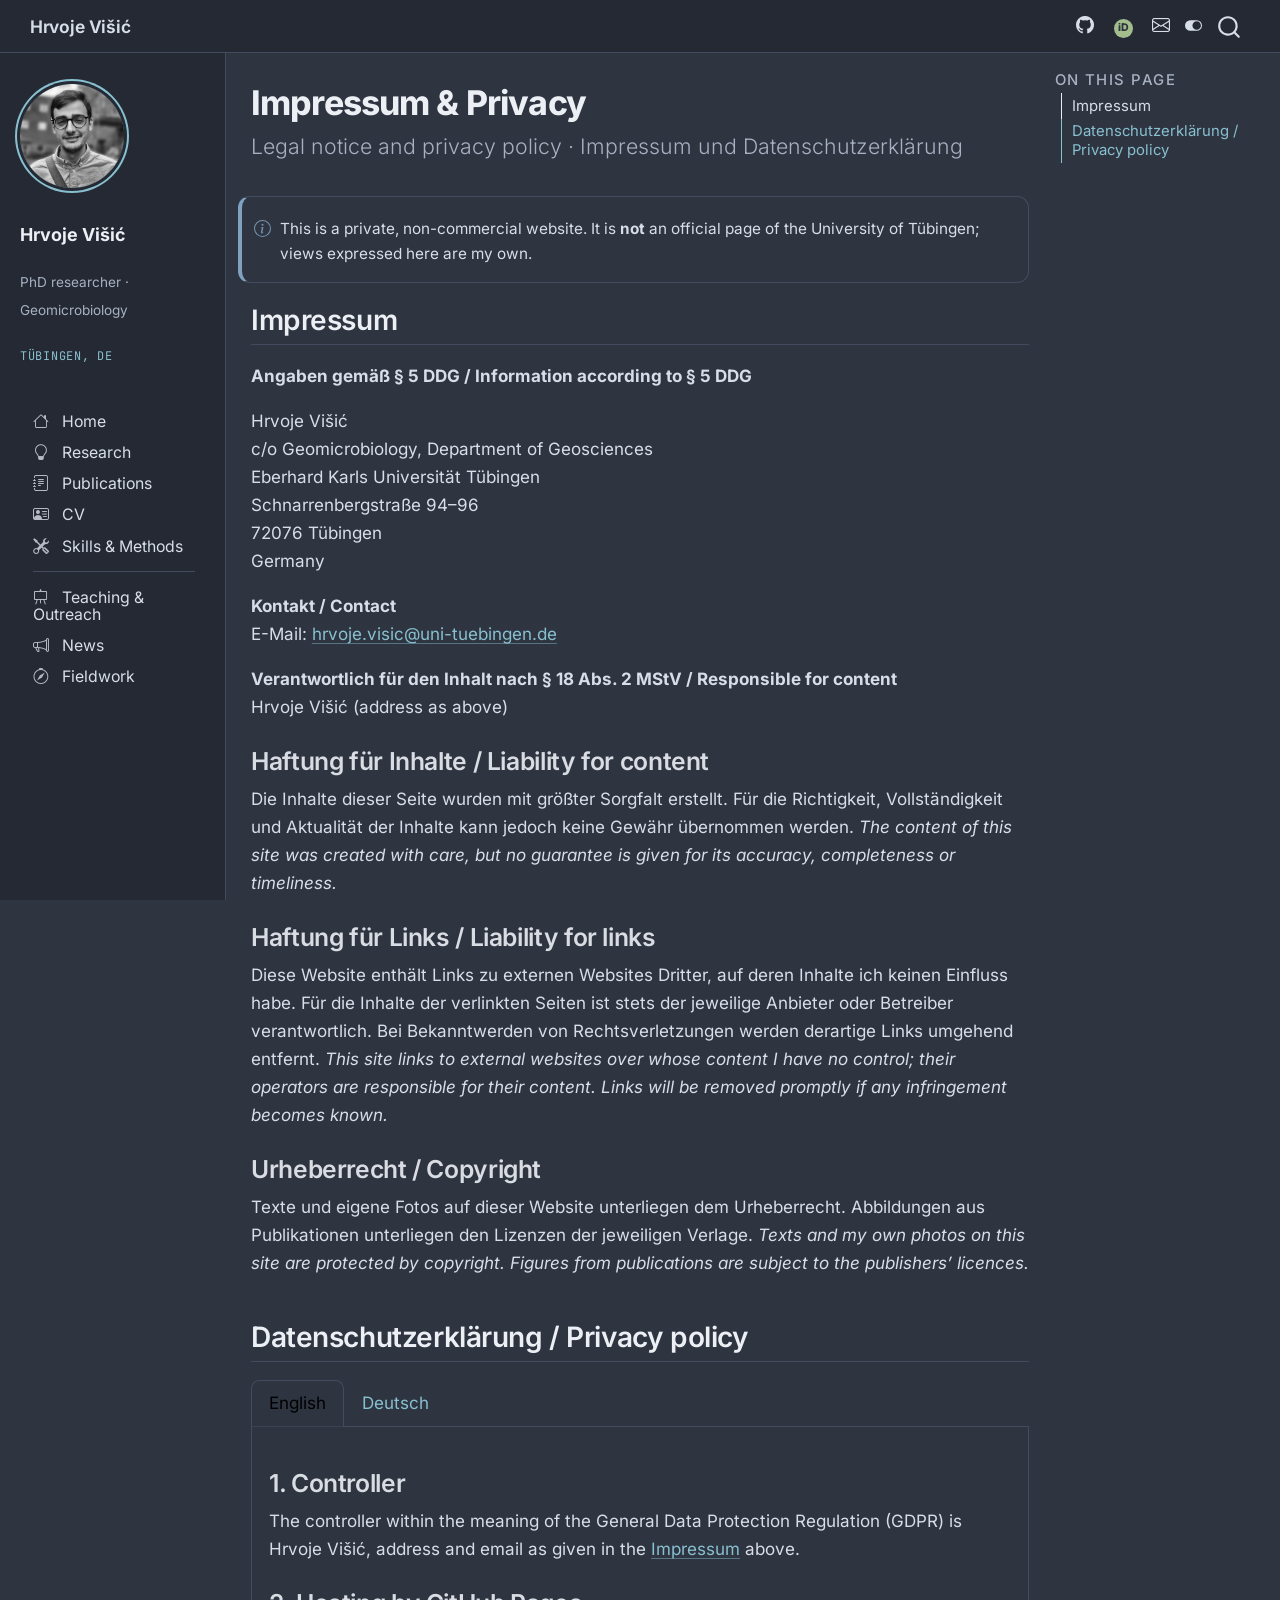
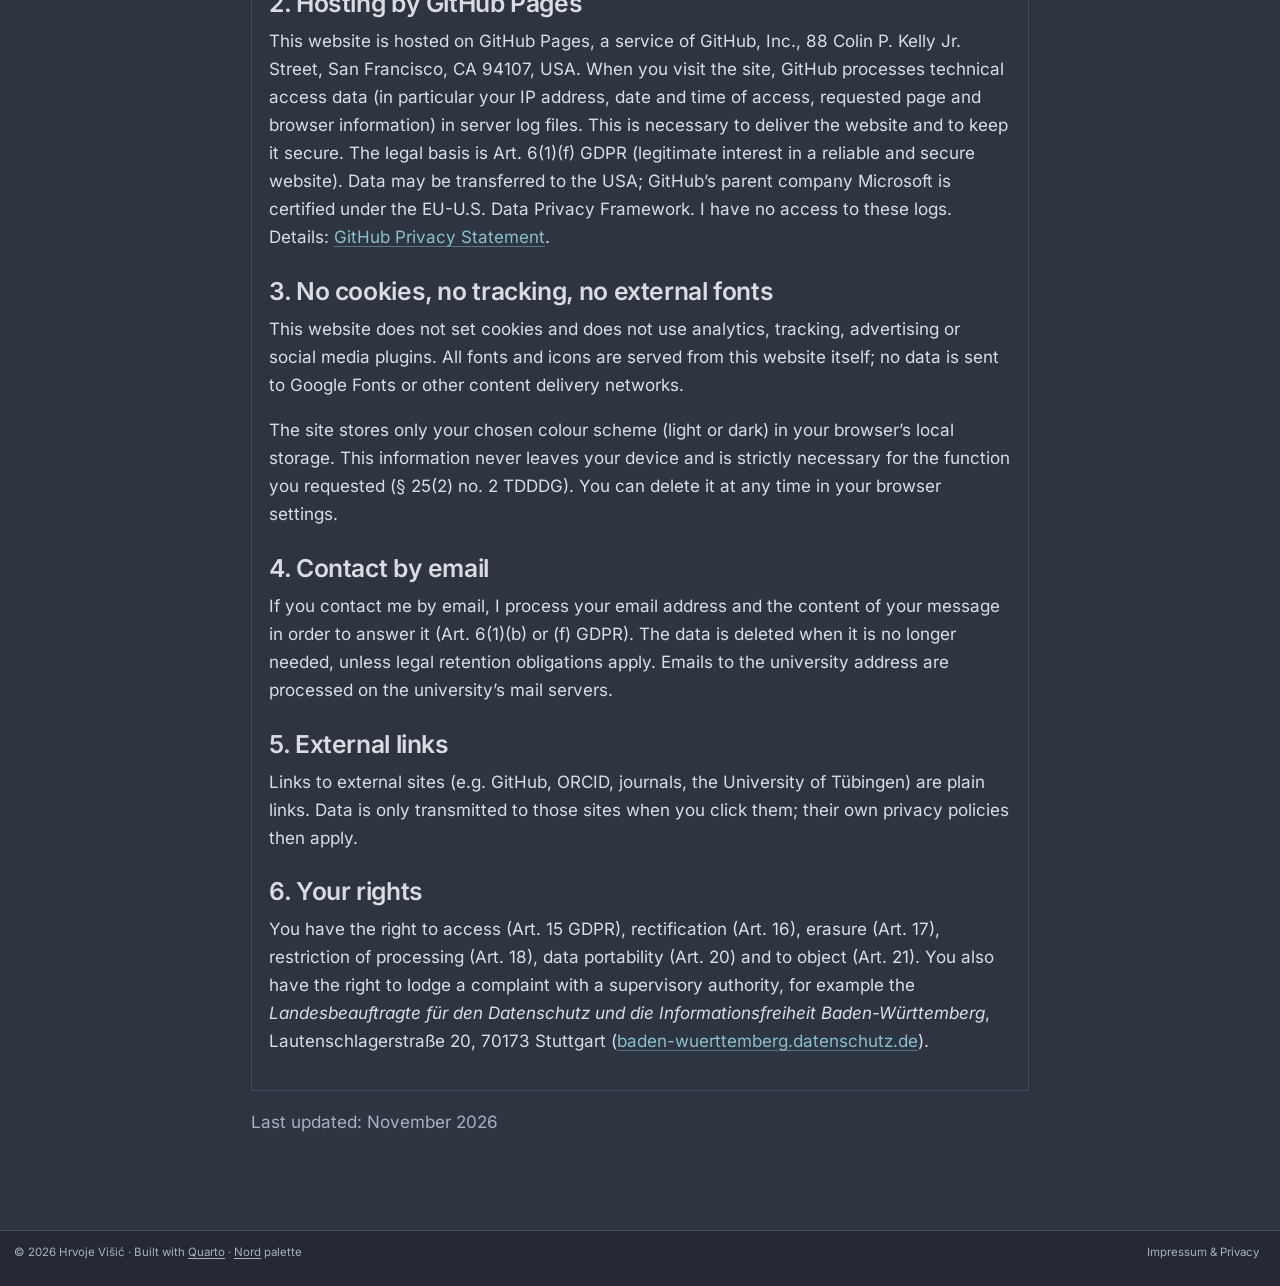
<file: docs/impressum.html>
<!DOCTYPE html>
<html xmlns="http://www.w3.org/1999/xhtml" lang="en" xml:lang="en"><head>

<meta charset="utf-8">
<meta name="generator" content="quarto-1.11.9">

<meta name="viewport" content="width=device-width, initial-scale=1.0, user-scalable=yes">

<meta name="description" content="Legal notice (Impressum) and privacy policy (Datenschutzerklärung) for this website.">

<title>Impressum &amp; Privacy – Hrvoje Višić</title>
<style>
/* Default styles provided by pandoc.
** See https://pandoc.org/MANUAL.html#variables-for-html for config info.
*/
span.smallcaps{font-variant: small-caps;}
div.columns{display: flex; gap: 1.5em;}
div.column{flex: auto;}
@media screen {
div.columns{gap: min(4vw, 1.5em);}
div.column{overflow-x: auto;}
}
div.hanging-indent{margin-left: 1.5em; text-indent: -1.5em;}
ul.task-list{list-style: none;}
ul.task-list li input[type="checkbox"] {
  width: 0.8em;
  margin: 0 0.8em 0.2em -1em; /* quarto-specific, see https://github.com/quarto-dev/quarto-cli/issues/4556 */ 
  vertical-align: middle;
}
.display.math{display: block; text-align: center; margin: 0.5rem auto;}
</style>


<script src="site_libs/quarto-nav/quarto-nav.js"></script>
<script src="site_libs/quarto-nav/headroom.min.js"></script>
<script src="site_libs/clipboard/clipboard.min.js"></script>
<script src="site_libs/quarto-search/autocomplete.umd.js"></script>
<script src="site_libs/quarto-search/fuse.min.js"></script>
<script src="site_libs/quarto-search/quarto-search.js"></script>
<meta name="quarto:offset" content="./">
<link href="./images/favicon.svg" rel="icon" type="image/svg+xml">
<script src="site_libs/quarto-html/quarto.js" type="module"></script>
<script src="site_libs/quarto-html/tabsets/tabsets.js" type="module"></script>
<script src="site_libs/quarto-html/scrollable-regions/scrollable-regions.js" type="module"></script>
<script src="site_libs/quarto-html/popper.min.js"></script>
<script src="site_libs/quarto-html/tippy.umd.min.js"></script>
<script src="site_libs/quarto-html/anchor.min.js"></script>
<link href="site_libs/quarto-html/tippy.css" rel="stylesheet">
<link href="site_libs/quarto-html/quarto-syntax-highlighting-4bf167443614602e1088f7d6f674998b.css" rel="stylesheet" class="quarto-color-scheme" id="quarto-text-highlighting-styles">
<link href="site_libs/quarto-html/quarto-syntax-highlighting-dark-e2aee5bd4f734bca5199d46d119b6508.css" rel="stylesheet" class="quarto-color-scheme quarto-color-alternate" id="quarto-text-highlighting-styles">
<script src="site_libs/bootstrap/bootstrap.min.js"></script>
<link href="site_libs/bootstrap/bootstrap-icons.css" rel="stylesheet">
<link href="site_libs/bootstrap/bootstrap-a9a83dace3aadc5248856ad7f3377ef6.min.css" rel="stylesheet" append-hash="true" class="quarto-color-scheme" id="quarto-bootstrap" data-mode="light">
<link href="site_libs/bootstrap/bootstrap-dark-e2f8ce4d376cc281504e720a2629dc66.min.css" rel="stylesheet" append-hash="true" class="quarto-color-scheme quarto-color-alternate" id="quarto-bootstrap" data-mode="dark">
<script src="site_libs/quarto-contrib/glightbox/glightbox.min.js"></script>
<link href="site_libs/quarto-contrib/glightbox/glightbox.min.css" rel="stylesheet">
<link href="site_libs/quarto-contrib/glightbox/lightbox.css" rel="stylesheet">
<script id="quarto-search-options" type="application/json">{
  "location": "navbar",
  "copy-button": false,
  "collapse-after": 3,
  "panel-placement": "end",
  "type": "overlay",
  "limit": 50,
  "keyboard-shortcut": [
    "f",
    "/",
    "s"
  ],
  "language": {
    "search-no-results-text": "No results",
    "search-matching-documents-text": "matching documents",
    "search-copy-link-title": "Copy link to search",
    "search-hide-matches-text": "Hide additional matches",
    "search-more-match-text": "more match in this document",
    "search-more-matches-text": "more matches in this document",
    "search-clear-button-title": "Clear",
    "search-text-placeholder": "",
    "search-detached-cancel-button-title": "Cancel",
    "search-submit-button-title": "Submit",
    "search-label": "Search"
  }
}</script>
<style>html{ scroll-behavior: smooth; }</style>


<link rel="stylesheet" href="fonts.css">
<link rel="stylesheet" href="styles.css">
<meta property="og:title" content="Impressum &amp; Privacy – Hrvoje Višić">
<meta property="og:description" content="Legal notice (Impressum) and privacy policy (Datenschutzerklärung) for this website.">
<meta property="og:image" content="https://divisici.github.io/images/profile.webp">
<meta property="og:site_name" content="Hrvoje Višić">
</head>

<body class="nav-sidebar docked nav-fixed quarto-dark"><a id="quarto-skip-link" class="visually-hidden-focusable" href="#quarto-document-content">Skip to main content</a><script id="quarto-html-before-body" type="application/javascript">
    const toggleBodyColorMode = (bsSheetEl) => {
      const mode = bsSheetEl.getAttribute("data-mode");
      const bodyEl = window.document.querySelector("body");
      if (mode === "dark") {
        bodyEl.classList.add("quarto-dark");
        bodyEl.classList.remove("quarto-light");
      } else {
        bodyEl.classList.add("quarto-light");
        bodyEl.classList.remove("quarto-dark");
      }
    }
    const toggleBodyColorPrimary = () => {
      const bsSheetEl = window.document.querySelector("link#quarto-bootstrap:not([rel=disabled-stylesheet])");
      if (bsSheetEl) {
        toggleBodyColorMode(bsSheetEl);
      }
    }
    const setColorSchemeToggle = (alternate) => {
      const toggles = window.document.querySelectorAll('.quarto-color-scheme-toggle');
      for (let i=0; i < toggles.length; i++) {
        const toggle = toggles[i];
        if (toggle) {
          toggle.setAttribute("aria-checked", alternate ? "true" : "false");
          if (alternate) {
            toggle.classList.add("alternate");
          } else {
            toggle.classList.remove("alternate");
          }
        }
      }
    };
    const toggleColorMode = (alternate) => {
      // Switch the stylesheets
      const primaryStylesheets = window.document.querySelectorAll('link.quarto-color-scheme:not(.quarto-color-alternate)');
      const alternateStylesheets = window.document.querySelectorAll('link.quarto-color-scheme.quarto-color-alternate');
      manageTransitions('#quarto-margin-sidebar .nav-link', false);
      if (alternate) {
        // note: dark is layered on light, we don't disable primary!
        enableStylesheet(alternateStylesheets);
        for (const sheetNode of alternateStylesheets) {
          if (sheetNode.id === "quarto-bootstrap") {
            toggleBodyColorMode(sheetNode);
          }
        }
      } else {
        disableStylesheet(alternateStylesheets);
        enableStylesheet(primaryStylesheets)
        toggleBodyColorPrimary();
      }
      manageTransitions('#quarto-margin-sidebar .nav-link', true);
      // Switch the toggles
      setColorSchemeToggle(alternate)
    }
    // Hack to workaround the fact that safari doesn't
    // properly recolor the scrollbar when toggling (#1455).
    // Not run on load: stylesheets are set before first paint there, and
    // scrolling would undo the scroll to a URL fragment (#14973).
    // The one pixel nudge keeps the reader where they were.
    const refreshSafariScrollbar = () => {
      if (navigator.userAgent.indexOf('Safari') > 0 && navigator.userAgent.indexOf('Chrome') == -1) {
        manageTransitions("body", false);
        const scrollY = window.scrollY;
        window.scrollTo(0, scrollY > 0 ? scrollY - 1 : 1);
        setTimeout(() => {
          window.scrollTo(0, scrollY);
          manageTransitions("body", true);
        }, 40);
      }
    }
    const disableStylesheet = (stylesheets) => {
      for (let i=0; i < stylesheets.length; i++) {
        const stylesheet = stylesheets[i];
        stylesheet.rel = 'disabled-stylesheet';
      }
    }
    const enableStylesheet = (stylesheets) => {
      for (let i=0; i < stylesheets.length; i++) {
        const stylesheet = stylesheets[i];
        if(stylesheet.rel !== 'stylesheet') { // for Chrome, which will still FOUC without this check
          stylesheet.rel = 'stylesheet';
        }
      }
    }
    const manageTransitions = (selector, allowTransitions) => {
      const els = window.document.querySelectorAll(selector);
      for (let i=0; i < els.length; i++) {
        const el = els[i];
        if (allowTransitions) {
          el.classList.remove('notransition');
        } else {
          el.classList.add('notransition');
        }
      }
    }
    const isFileUrl = () => {
      return window.location.protocol === 'file:';
    }
    const hasAlternateSentinel = () => {
      let styleSentinel = getColorSchemeSentinel();
      if (styleSentinel !== null) {
        return styleSentinel === "alternate";
      } else {
        return false;
      }
    }
    const setStyleSentinel = (alternate) => {
      const value = alternate ? "alternate" : "default";
      if (!isFileUrl()) {
        window.localStorage.setItem("quarto-color-scheme", value);
      } else {
        localAlternateSentinel = value;
      }
    }
    const getColorSchemeSentinel = () => {
      if (!isFileUrl()) {
        const storageValue = window.localStorage.getItem("quarto-color-scheme");
        return storageValue != null ? storageValue : localAlternateSentinel;
      } else {
        return localAlternateSentinel;
      }
    }
    const toggleGiscusIfUsed = (isAlternate, darkModeDefault) => {
      const baseTheme = document.querySelector('#giscus-base-theme')?.value ?? 'light';
      const alternateTheme = document.querySelector('#giscus-alt-theme')?.value ?? 'dark';
      let newTheme = '';
      if(authorPrefersDark) {
        newTheme = isAlternate ? baseTheme : alternateTheme;
      } else {
        newTheme = isAlternate ? alternateTheme : baseTheme;
      }
      const changeGiscusTheme = () => {
        // From: https://github.com/giscus/giscus/issues/336
        const sendMessage = (message) => {
          const iframe = document.querySelector('iframe.giscus-frame');
          if (!iframe) return;
          iframe.contentWindow.postMessage({ giscus: message }, 'https://giscus.app');
        }
        sendMessage({
          setConfig: {
            theme: newTheme
          }
        });
      }
      const isGiscussLoaded = window.document.querySelector('iframe.giscus-frame') !== null;
      if (isGiscussLoaded) {
        changeGiscusTheme();
      }
    };
    const authorPrefersDark = true;
    const darkModeDefault = authorPrefersDark;
    let localAlternateSentinel = darkModeDefault ? 'alternate' : 'default';
    // Dark / light mode switch
    window.quartoToggleColorScheme = () => {
      // Read the current dark / light value
      let toAlternate = !hasAlternateSentinel();
      toggleColorMode(toAlternate);
      refreshSafariScrollbar();
      setStyleSentinel(toAlternate);
      toggleGiscusIfUsed(toAlternate, darkModeDefault);
      window.dispatchEvent(new Event('resize'));
    };
    // Switch to dark mode if need be
    if (hasAlternateSentinel()) {
      toggleColorMode(true);
    } else {
      toggleColorMode(false);
    }
  </script>

<div id="quarto-search-results"></div>
  <header id="quarto-header" class="headroom fixed-top">
    <nav class="navbar navbar-expand " data-bs-theme="dark" aria-label="Site">
      <div class="navbar-container container-fluid">
      <div class="navbar-brand-container mx-auto">
    <a class="navbar-brand" href="./index.html">
    <span class="navbar-title">Hrvoje Višić</span>
    </a>
  </div>
          <ul class="navbar-nav navbar-nav-scroll ms-auto">
  <li class="nav-item compact">
    <a class="nav-link" href="https://github.com/DiVisici"> <i class="bi bi-github" role="img" aria-label="GitHub">
</i> 
<span class="menu-text"></span></a>
  </li>  
  <li class="nav-item">
    <a class="nav-link" href="https://orcid.org/0000-0003-0406-5330"> 
<span class="menu-text">iD</span></a>
  </li>  
  <li class="nav-item compact">
    <a class="nav-link" href="mailto:hrvoje.visic@uni-tuebingen.de"> <i class="bi bi-envelope" role="img" aria-label="Email">
</i> 
<span class="menu-text"></span></a>
  </li>  
</ul>
          <div class="quarto-navbar-tools">
  <button type="button" role="switch" aria-checked="false" class="quarto-color-scheme-toggle quarto-navigation-tool  px-1" onclick="window.quartoToggleColorScheme(); return false;" title="Toggle dark mode" aria-label="Toggle dark mode"><i class="bi"></i></button>
</div>
            <div id="quarto-search" class="" title="Search"></div>
      </div> <!-- /container-fluid -->
    </nav>
  <nav class="quarto-secondary-nav" aria-label="Toolbar">
    <div class="container-fluid d-flex">
      <button type="button" class="quarto-btn-toggle btn" data-bs-toggle="collapse" role="button" data-bs-target=".quarto-sidebar-collapse-item" aria-controls="quarto-sidebar" aria-expanded="false" aria-label="Toggle sidebar navigation" onclick="if (window.quartoToggleHeadroom) { window.quartoToggleHeadroom(); }">
        <i class="bi bi-layout-text-sidebar-reverse"></i>
      </button>
        <a class="flex-grow-1 no-decor" data-bs-toggle="collapse" data-bs-target=".quarto-sidebar-collapse-item" onclick="if (window.quartoToggleHeadroom) { window.quartoToggleHeadroom(); }">      
          <h1 class="quarto-secondary-nav-title">Impressum &amp; Privacy</h1>
        </a>     
    </div>
  </nav>
</header>
<!-- content -->
<div id="quarto-content" class="quarto-container page-columns page-rows-contents page-layout-article page-navbar">
<!-- sidebar -->
  <nav id="quarto-sidebar" class="sidebar collapse collapse-horizontal quarto-sidebar-collapse-item sidebar-navigation docked overflow-auto" aria-label="Section"><div class="quarto-sidebar-header"><div class="sidebar-header-item">
<p><a href="./images/profile.webp" class="lightbox" data-gallery="quarto-lightbox-gallery-1"><img src="./images/profile.webp" class="hv-side-avatar img-fluid" alt="Portrait of Hrvoje Višić"></a></p>
<p><span class="hv-side-name">Hrvoje Višić</span></p>
<p><span class="hv-side-role">PhD researcher · Geomicrobiology</span></p>
<p><span class="hv-side-place">Tübingen, DE</span></p>
</div></div>
    <div class="sidebar-menu-container"> 
    <ul class="list-unstyled mt-1">
        <li class="sidebar-item">
  <div class="sidebar-item-container"> 
  <a href="./index.html" class="sidebar-item-text sidebar-link"><i class="bi bi-house" role="img">
</i> 
 <span class="menu-text">Home</span></a>
  </div>
</li>
        <li class="sidebar-item">
  <div class="sidebar-item-container"> 
  <a href="./research.html" class="sidebar-item-text sidebar-link"><i class="bi bi-lightbulb" role="img">
</i> 
 <span class="menu-text">Research</span></a>
  </div>
</li>
        <li class="sidebar-item">
  <div class="sidebar-item-container"> 
  <a href="./publications.html" class="sidebar-item-text sidebar-link"><i class="bi bi-journal-text" role="img">
</i> 
 <span class="menu-text">Publications</span></a>
  </div>
</li>
        <li class="sidebar-item">
  <div class="sidebar-item-container"> 
  <a href="./cv.html" class="sidebar-item-text sidebar-link"><i class="bi bi-person-vcard" role="img">
</i> 
 <span class="menu-text">CV</span></a>
  </div>
</li>
        <li class="sidebar-item">
  <div class="sidebar-item-container"> 
  <a href="./skills.html" class="sidebar-item-text sidebar-link"><i class="bi bi-tools" role="img">
</i> 
 <span class="menu-text">Skills &amp; Methods</span></a>
  </div>
</li>
        <li class="px-0"><hr class="sidebar-divider hi "></li>
        <li class="sidebar-item">
  <div class="sidebar-item-container"> 
  <a href="./teaching.html" class="sidebar-item-text sidebar-link"><i class="bi bi-easel" role="img">
</i> 
 <span class="menu-text">Teaching &amp; Outreach</span></a>
  </div>
</li>
        <li class="sidebar-item">
  <div class="sidebar-item-container"> 
  <a href="./news.html" class="sidebar-item-text sidebar-link"><i class="bi bi-megaphone" role="img">
</i> 
 <span class="menu-text">News</span></a>
  </div>
</li>
        <li class="sidebar-item">
  <div class="sidebar-item-container"> 
  <a href="./fieldwork.html" class="sidebar-item-text sidebar-link"><i class="bi bi-compass" role="img">
</i> 
 <span class="menu-text">Fieldwork</span></a>
  </div>
</li>
    </ul>
    </div>
</nav>
<div id="quarto-sidebar-glass" class="quarto-sidebar-collapse-item" data-bs-toggle="collapse" data-bs-target=".quarto-sidebar-collapse-item"></div>
<!-- margin-sidebar -->
    <div id="quarto-margin-sidebar" class="sidebar margin-sidebar">
        <nav id="TOC" role="doc-toc" aria-labelledby="toc-title" class="toc-active">
    <h2 id="toc-title">On this page</h2>
   
  <ul class="collapse">
  <li><a href="#impressum" id="toc-impressum" class="nav-link active" data-scroll-target="#impressum">Impressum</a></li>
  <li><a href="#datenschutzerklärung-privacy-policy" id="toc-datenschutzerklärung-privacy-policy" class="nav-link" data-scroll-target="#datenschutzerklärung-privacy-policy">Datenschutzerklärung / Privacy policy</a></li>
  </ul>
</nav>
    </div>
<!-- main -->
<main class="content" id="quarto-document-content" tabindex="-1">


<header id="title-block-header" class="quarto-title-block default">
<div class="quarto-title">
<h1 class="title d-none d-lg-block">Impressum &amp; Privacy</h1>
<p class="subtitle lead">Legal notice and privacy policy · Impressum und Datenschutzerklärung</p>
</div>

<div>
  <div class="description">
    Legal notice (Impressum) and privacy policy (Datenschutzerklärung) for this website.
  </div>
</div>


<div class="quarto-title-meta">

    
  
    
  </div>
  


</header>


<!-- CHECK BEFORE PUBLISHING: postal address below (currently the group's institute address). -->
<div class="callout callout-style-simple callout-note">
<div class="callout-body d-flex">
<div class="callout-icon-container">
<i class="callout-icon"></i>
</div>
<div class="callout-body-container">
<p>This is a private, non-commercial website. It is <strong>not</strong> an official page of the University of Tübingen; views expressed here are my own.</p>
</div>
</div>
</div>
<section id="impressum" class="level2">
<h2 class="anchored" data-anchor-id="impressum">Impressum</h2>
<p><strong>Angaben gemäß § 5 DDG / Information according to § 5 DDG</strong></p>
<p>Hrvoje Višić<br>
c/o Geomicrobiology, Department of Geosciences<br>
Eberhard Karls Universität Tübingen<br>
Schnarrenbergstraße 94–96<br>
72076 Tübingen<br>
Germany</p>
<p><strong>Kontakt / Contact</strong><br>
E-Mail: <a href="mailto:hrvoje.visic@uni-tuebingen.de">hrvoje.visic@uni-tuebingen.de</a></p>
<p><strong>Verantwortlich für den Inhalt nach § 18 Abs. 2 MStV / Responsible for content</strong><br>
Hrvoje Višić (address as above)</p>
<section id="haftung-für-inhalte-liability-for-content" class="level3">
<h3 class="anchored" data-anchor-id="haftung-für-inhalte-liability-for-content">Haftung für Inhalte / Liability for content</h3>
<p>Die Inhalte dieser Seite wurden mit größter Sorgfalt erstellt. Für die Richtigkeit, Vollständigkeit und Aktualität der Inhalte kann jedoch keine Gewähr übernommen werden. <em>The content of this site was created with care, but no guarantee is given for its accuracy, completeness or timeliness.</em></p>
</section>
<section id="haftung-für-links-liability-for-links" class="level3">
<h3 class="anchored" data-anchor-id="haftung-für-links-liability-for-links">Haftung für Links / Liability for links</h3>
<p>Diese Website enthält Links zu externen Websites Dritter, auf deren Inhalte ich keinen Einfluss habe. Für die Inhalte der verlinkten Seiten ist stets der jeweilige Anbieter oder Betreiber verantwortlich. Bei Bekanntwerden von Rechtsverletzungen werden derartige Links umgehend entfernt. <em>This site links to external websites over whose content I have no control; their operators are responsible for their content. Links will be removed promptly if any infringement becomes known.</em></p>
</section>
<section id="urheberrecht-copyright" class="level3">
<h3 class="anchored" data-anchor-id="urheberrecht-copyright">Urheberrecht / Copyright</h3>
<p>Texte und eigene Fotos auf dieser Website unterliegen dem Urheberrecht. Abbildungen aus Publikationen unterliegen den Lizenzen der jeweiligen Verlage. <em>Texts and my own photos on this site are protected by copyright. Figures from publications are subject to the publishers’ licences.</em></p>
</section>
</section>
<section id="datenschutzerklärung-privacy-policy" class="level2">
<h2 class="anchored" data-anchor-id="datenschutzerklärung-privacy-policy">Datenschutzerklärung / Privacy policy</h2>
<div class="tabset-margin-container"></div><div class="panel-tabset">
<ul class="nav nav-tabs" role="tablist"><li class="nav-item" role="presentation"><a class="nav-link active" id="tabset-1-1-tab" data-bs-toggle="tab" data-bs-target="#tabset-1-1" role="tab" aria-controls="tabset-1-1" aria-selected="true" href="">English</a></li><li class="nav-item" role="presentation"><a class="nav-link" id="tabset-1-2-tab" data-bs-toggle="tab" data-bs-target="#tabset-1-2" role="tab" aria-controls="tabset-1-2" aria-selected="false" href="">Deutsch</a></li></ul>
<div class="tab-content">
<div id="tabset-1-1" class="tab-pane active" role="tabpanel" aria-labelledby="tabset-1-1-tab">
<section id="controller" class="level3">
<h3 class="anchored" data-anchor-id="controller">1. Controller</h3>
<p>The controller within the meaning of the General Data Protection Regulation (GDPR) is Hrvoje Višić, address and email as given in the <a href="#impressum">Impressum</a> above.</p>
</section>
<section id="hosting-by-github-pages" class="level3">
<h3 class="anchored" data-anchor-id="hosting-by-github-pages">2. Hosting by GitHub Pages</h3>
<p>This website is hosted on GitHub Pages, a service of GitHub, Inc., 88 Colin P. Kelly Jr. Street, San Francisco, CA 94107, USA. When you visit the site, GitHub processes technical access data (in particular your IP address, date and time of access, requested page and browser information) in server log files. This is necessary to deliver the website and to keep it secure. The legal basis is Art. 6(1)(f) GDPR (legitimate interest in a reliable and secure website). Data may be transferred to the USA; GitHub’s parent company Microsoft is certified under the EU-U.S. Data Privacy Framework. I have no access to these logs. Details: <a href="https://docs.github.com/en/site-policy/privacy-policies/github-general-privacy-statement">GitHub Privacy Statement</a>.</p>
</section>
<section id="no-cookies-no-tracking-no-external-fonts" class="level3">
<h3 class="anchored" data-anchor-id="no-cookies-no-tracking-no-external-fonts">3. No cookies, no tracking, no external fonts</h3>
<p>This website does not set cookies and does not use analytics, tracking, advertising or social media plugins. All fonts and icons are served from this website itself; no data is sent to Google Fonts or other content delivery networks.</p>
<p>The site stores only your chosen colour scheme (light or dark) in your browser’s local storage. This information never leaves your device and is strictly necessary for the function you requested (§ 25(2) no. 2 TDDDG). You can delete it at any time in your browser settings.</p>
</section>
<section id="contact-by-email" class="level3">
<h3 class="anchored" data-anchor-id="contact-by-email">4. Contact by email</h3>
<p>If you contact me by email, I process your email address and the content of your message in order to answer it (Art. 6(1)(b) or (f) GDPR). The data is deleted when it is no longer needed, unless legal retention obligations apply. Emails to the university address are processed on the university’s mail servers.</p>
</section>
<section id="external-links" class="level3">
<h3 class="anchored" data-anchor-id="external-links">5. External links</h3>
<p>Links to external sites (e.g.&nbsp;GitHub, ORCID, journals, the University of Tübingen) are plain links. Data is only transmitted to those sites when you click them; their own privacy policies then apply.</p>
</section>
<section id="your-rights" class="level3">
<h3 class="anchored" data-anchor-id="your-rights">6. Your rights</h3>
<p>You have the right to access (Art. 15 GDPR), rectification (Art. 16), erasure (Art. 17), restriction of processing (Art. 18), data portability (Art. 20) and to object (Art. 21). You also have the right to lodge a complaint with a supervisory authority, for example the <em>Landesbeauftragte für den Datenschutz und die Informationsfreiheit Baden-Württemberg</em>, Lautenschlagerstraße 20, 70173 Stuttgart (<a href="https://www.baden-wuerttemberg.datenschutz.de">baden-wuerttemberg.datenschutz.de</a>).</p>
</section>
</div>
<div id="tabset-1-2" class="tab-pane" role="tabpanel" aria-labelledby="tabset-1-2-tab">
<section id="verantwortlicher" class="level3">
<h3 class="anchored" data-anchor-id="verantwortlicher">1. Verantwortlicher</h3>
<p>Verantwortlich im Sinne der Datenschutz-Grundverordnung (DSGVO) ist Hrvoje Višić, Anschrift und E-Mail siehe <a href="#impressum">Impressum</a>.</p>
</section>
<section id="hosting-durch-github-pages" class="level3">
<h3 class="anchored" data-anchor-id="hosting-durch-github-pages">2. Hosting durch GitHub Pages</h3>
<p>Diese Website wird bei GitHub Pages gehostet, einem Dienst der GitHub, Inc., 88 Colin P. Kelly Jr.&nbsp;Street, San Francisco, CA 94107, USA. Beim Aufruf der Website verarbeitet GitHub technische Zugriffsdaten (insbesondere IP-Adresse, Datum und Uhrzeit, aufgerufene Seite, Browserinformationen) in Server-Logfiles. Dies ist zur Auslieferung und Sicherheit der Website erforderlich. Rechtsgrundlage ist Art. 6 Abs. 1 lit. f DSGVO. Eine Übermittlung in die USA ist möglich; die Muttergesellschaft Microsoft ist unter dem EU-U.S. Data Privacy Framework zertifiziert. Ich habe keinen Zugriff auf diese Logfiles. Weitere Informationen: <a href="https://docs.github.com/en/site-policy/privacy-policies/github-general-privacy-statement">GitHub Privacy Statement</a>.</p>
</section>
<section id="keine-cookies-kein-tracking-keine-externen-schriftarten" class="level3">
<h3 class="anchored" data-anchor-id="keine-cookies-kein-tracking-keine-externen-schriftarten">3. Keine Cookies, kein Tracking, keine externen Schriftarten</h3>
<p>Diese Website setzt keine Cookies und verwendet keine Analyse-, Tracking-, Werbe- oder Social-Media-Dienste. Schriftarten und Icons werden direkt von dieser Website geladen; es werden keine Daten an Google Fonts oder andere Content-Delivery-Networks übertragen.</p>
<p>Gespeichert wird lediglich die gewählte Farbdarstellung (hell/dunkel) im lokalen Speicher Ihres Browsers. Diese Information verlässt Ihr Gerät nicht und ist für die von Ihnen gewünschte Funktion unbedingt erforderlich (§ 25 Abs. 2 Nr. 2 TDDDG).</p>
</section>
<section id="kontakt-per-e-mail" class="level3">
<h3 class="anchored" data-anchor-id="kontakt-per-e-mail">4. Kontakt per E-Mail</h3>
<p>Wenn Sie mir eine E-Mail schreiben, verarbeite ich Ihre E-Mail-Adresse und den Inhalt Ihrer Nachricht zur Beantwortung (Art. 6 Abs. 1 lit. b bzw. f DSGVO). Die Daten werden gelöscht, sobald sie nicht mehr erforderlich sind, sofern keine gesetzlichen Aufbewahrungspflichten bestehen.</p>
</section>
<section id="externe-links" class="level3">
<h3 class="anchored" data-anchor-id="externe-links">5. Externe Links</h3>
<p>Links zu externen Websites (z. B. GitHub, ORCID, Fachzeitschriften, Universität Tübingen) sind einfache Hyperlinks. Daten werden erst beim Anklicken an diese Seiten übertragen; es gelten dann deren Datenschutzbestimmungen.</p>
</section>
<section id="ihre-rechte" class="level3">
<h3 class="anchored" data-anchor-id="ihre-rechte">6. Ihre Rechte</h3>
<p>Sie haben das Recht auf Auskunft (Art. 15 DSGVO), Berichtigung (Art. 16), Löschung (Art. 17), Einschränkung der Verarbeitung (Art. 18), Datenübertragbarkeit (Art. 20) und Widerspruch (Art. 21) sowie das Recht auf Beschwerde bei einer Aufsichtsbehörde, z. B. der <em>Landesbeauftragten für den Datenschutz und die Informationsfreiheit Baden-Württemberg</em>, Lautenschlagerstraße 20, 70173 Stuttgart.</p>
</section>
</div>
</div>
</div>
<p><span class="hv-muted">Last updated: November 2026</span></p>


</section>

<a onclick="window.scrollTo(0, 0); return false;" role="button" id="quarto-back-to-top"><i class="bi bi-arrow-up"></i> Back to top</a></main> <!-- /main -->
<script id="quarto-html-after-body" type="application/javascript">
  window.document.addEventListener("DOMContentLoaded", function (event) {
    // Ensure there is a toggle, if there isn't float one in the top right
    if (window.document.querySelector('.quarto-color-scheme-toggle') === null) {
      const toggle = window.document.createElement('button');
      toggle.type = "button";
      toggle.setAttribute("role", "switch");
      toggle.setAttribute("aria-checked", "false");
      toggle.classList.add('top-right');
      toggle.classList.add('quarto-color-scheme-toggle');
      toggle.setAttribute("aria-label", "Toggle dark mode");
      toggle.onclick = function() { try { window.quartoToggleColorScheme(); } catch {} return false; };
      const i = window.document.createElement("i");
      i.classList.add('bi');
      toggle.appendChild(i);
      // Put the toggle in a landmark of its own, so that landmark navigation
      // can reach it.
      //
      // The container is always a fresh direct child of body, and the toggle is
      // never moved into page furniture that the theme or the author controls.
      // The toggle is positioned against the page, so any ancestor that
      // establishes a containing block captures it: a positioned element or a
      // grid for position: absolute, and transform, filter, will-change or
      // contain for position: fixed. A direct child of body has none of these
      // to inherit, and the shift when one appears is silent and visual.
      //
      // ARIA says a document should have at most one banner, and axe reports a
      // duplicate whether or not the banners carry distinct labels. So use a
      // header when the page has no banner yet, and a named region otherwise.
      //
      // A header is a banner wherever it sits, unless it is inside sectioning
      // content, so this cannot just look at the children of body: a custom
      // page layout wraps the title block header in a plain div. An explicit
      // role="banner" always counts.
      const sectioning = 'article, aside, main, nav, section, [role="article"], [role="complementary"], [role="main"], [role="navigation"], [role="region"]';
      const hasBanner = Array.from(
        window.document.querySelectorAll('header:not([role]), [role="banner"]')
      ).some(function(el) {
        return el.hasAttribute("role") || el.closest(sectioning) === null;
      });
      const container = window.document.createElement(hasBanner ? "div" : "header");
      if (hasBanner) {
        container.setAttribute("role", "region");
        container.setAttribute("aria-label", "Toggle dark mode");
      }
      container.classList.add('quarto-color-scheme-toggle-container');
      container.appendChild(toggle);
      window.document.body.appendChild(container);
    }
    setColorSchemeToggle(hasAlternateSentinel())
    const icon = "";
    const anchorJS = new window.AnchorJS();
    anchorJS.options = {
      placement: 'right',
      icon: icon
    };
    anchorJS.add('.anchored');
    const isCodeAnnotation = (el) => {
      for (const clz of el.classList) {
        if (clz.startsWith('code-annotation-')) {                     
          return true;
        }
      }
      return false;
    }
    const onCopySuccess = function(e) {
      // button target
      const button = e.trigger;
      // don't keep focus
      button.blur();
      // flash "checked"
      button.classList.add('code-copy-button-checked');
      var currentTitle = button.getAttribute("title");
      button.setAttribute("title", "Copied!");
      let tooltip;
      if (window.bootstrap) {
        button.setAttribute("data-bs-toggle", "tooltip");
        button.setAttribute("data-bs-placement", "left");
        button.setAttribute("data-bs-title", "Copied!");
        tooltip = new bootstrap.Tooltip(button, 
          { trigger: "manual", 
            customClass: "code-copy-button-tooltip",
            offset: [0, -8]});
        tooltip.show();    
      }
      setTimeout(function() {
        if (tooltip) {
          tooltip.hide();
          button.removeAttribute("data-bs-title");
          button.removeAttribute("data-bs-toggle");
          button.removeAttribute("data-bs-placement");
        }
        button.setAttribute("title", currentTitle);
        button.classList.remove('code-copy-button-checked');
      }, 1000);
      // clear code selection
      e.clearSelection();
    }
    const getTextToCopy = function(trigger) {
      const outerScaffold = trigger.parentElement.cloneNode(true);
      const codeEl = outerScaffold.querySelector('code');
      for (const childEl of codeEl.children) {
        if (isCodeAnnotation(childEl)) {
          childEl.remove();
        }
      }
      return codeEl.innerText;
    }
    const clipboard = new window.ClipboardJS('.code-copy-button:not([data-in-quarto-modal])', {
      text: getTextToCopy
    });
    clipboard.on('success', onCopySuccess);
    if (window.document.getElementById('quarto-embedded-source-code-modal')) {
      const clipboardModal = new window.ClipboardJS('.code-copy-button[data-in-quarto-modal]', {
        text: getTextToCopy,
        container: window.document.getElementById('quarto-embedded-source-code-modal')
      });
      clipboardModal.on('success', onCopySuccess);
    }
      var localhostRegex = new RegExp(/^(?:http|https):\/\/localhost\:?[0-9]*\//);
      var mailtoRegex = new RegExp(/^mailto:/);
        var filterRegex = new RegExp("https:\/\/divisici\.github\.io");
      const newWindowLabel = "(opens in a new tab)";
      const newWindowNoteId = "quarto-ext-newwindow-label";
      // Links reference one hidden label through aria-describedby, so the
      // announcement never changes their accessible name.
      var describeNewWindow = (link) => {
        if (!window.document.getElementById(newWindowNoteId)) {
          var newWindowNote = window.document.createElement("span");
          newWindowNote.id = newWindowNoteId;
          newWindowNote.hidden = true;
          newWindowNote.textContent = newWindowLabel;
          window.document.body.appendChild(newWindowNote);
        }
        var describedBy = (link.getAttribute("aria-describedby") || "").split(/\s+/).filter(Boolean);
        if (!describedBy.includes(newWindowNoteId)) {
          describedBy.push(newWindowNoteId);
          link.setAttribute("aria-describedby", describedBy.join(" "));
        }
      }
      var isInternal = (href) => {
          return filterRegex.test(href) || localhostRegex.test(href) || mailtoRegex.test(href);
      }
      // Inspect non-navigation links and adorn them if external
      window.quartoDecorateExternalLinks = function (root) {
     var links = (root || window.document).querySelectorAll('a[href]:not(.nav-link):not(.navbar-brand):not(.toc-action):not(.sidebar-link):not(.sidebar-item-toggle):not(.pagination-link):not(.no-external):not([aria-hidden]):not(.dropdown-item):not(.quarto-navigation-tool):not(.about-link)');
      for (var i=0; i<links.length; i++) {
        const link = links[i];
        if (!isInternal(link.href)) {
          // undo the damage that might have been done by quarto-nav.js in the case of
          // links that we want to consider external
          if (link.dataset.originalHref !== undefined) {
            link.href = link.dataset.originalHref;
          }
            // target, if specified
            link.setAttribute("target", "_blank");
            if (link.getAttribute("rel") === null) {
              link.setAttribute("rel", "noopener");
            }
            describeNewWindow(link);
          if (!link.classList.contains('no-external-icon')) {
          }
        }
      }
      };
      window.quartoDecorateExternalLinks(window.document);
    // Esc closes the popup (WCAG 1.4.13) and focus leaving both trigger and
    // popup closes it (WCAG 2.4.11); tippy handles neither for interactive popups.
    const hideOnEscAndFocusOut = {
      name: 'hideOnEscAndFocusOut',
      defaultValue: true,
      fn(instance) {
        const dismiss = () => {
          // A show scheduled by the trigger delay would otherwise reopen it
          instance.clearDelayTimeouts();
          instance.hide();
        };
        const onKeyDown = (event) => {
          if (event.key !== 'Escape') {
            return;
          }
          // Keep Esc from also reaching page handlers (e.g. reveal.js overview),
          // except an open reveal.js slide menu, which Esc should close too.
          // The menu handles keys only when its keyboard option is on.
          const menuHandlesEsc = window.Reveal?.getPlugin?.('menu')?.isOpen() &&
            window.Reveal.getConfig().menu?.keyboard !== false;
          if (!menuHandlesEsc) {
            event.stopPropagation();
          }
          if (instance.popper.contains(window.document.activeElement)) {
            // Disabled while refocusing so the focus trigger does not reopen it
            instance.disable();
            instance.reference.focus();
            instance.enable();
          }
          dismiss();
        };
        const onFocusOut = (event) => {
          const target = event.relatedTarget;
          if (target && !instance.reference.contains(target) &&
              !instance.popper.contains(target)) {
            dismiss();
          }
        };
        // On the trigger too: a click trigger (code-annotations: select) has no
        // blur handling. Attached for the instance's lifetime so leaving the
        // trigger also cancels a show still pending on the trigger delay.
        instance.reference.addEventListener('focusout', onFocusOut);
        return {
          onShow() {
            window.document.addEventListener('keydown', onKeyDown, true);
            instance.popper.addEventListener('focusout', onFocusOut);
          },
          onHide() {
            window.document.removeEventListener('keydown', onKeyDown, true);
            instance.popper.removeEventListener('focusout', onFocusOut);
          },
          onDestroy() {
            instance.reference.removeEventListener('focusout', onFocusOut);
          },
        };
      },
    };
    function tippyHover(el, contentFn, onTriggerFn, onUntriggerFn) {
      const config = {
        allowHTML: true,
        maxWidth: 500,
        delay: 100,
        arrow: false,
        appendTo: function(el) {
            return el.parentElement;
        },
        interactive: true,
        interactiveBorder: 10,
        theme: 'quarto',
        placement: 'bottom-start',
        plugins: [hideOnEscAndFocusOut],
      };
      if (contentFn) {
        config.content = contentFn;
      }
      if (onTriggerFn) {
        config.onTrigger = onTriggerFn;
      }
      if (onUntriggerFn) {
        config.onUntrigger = onUntriggerFn;
      }
      window.tippy(el, config); 
    }
    const noterefs = window.document.querySelectorAll('a[role="doc-noteref"]');
    for (var i=0; i<noterefs.length; i++) {
      const ref = noterefs[i];
      tippyHover(ref, function() {
        // use id or data attribute instead here
        let href = ref.getAttribute('data-footnote-href') || ref.getAttribute('href');
        try { href = new URL(href).hash; } catch {}
        const id = href.replace(/^#\/?/, "");
        const note = window.document.getElementById(id);
        if (note) {
          return note.innerHTML;
        } else {
          return "";
        }
      });
    }
    const xrefs = window.document.querySelectorAll('a.quarto-xref');
    const processXRef = (id, note) => {
      // Strip column container classes
      const stripColumnClz = (el) => {
        el.classList.remove("page-full", "page-columns");
        if (el.children) {
          for (const child of el.children) {
            stripColumnClz(child);
          }
        }
      }
      stripColumnClz(note)
      if (id === null || id.startsWith('sec-')) {
        // Special case sections, only their first couple elements
        const container = document.createElement("div");
        if (note.children && note.children.length > 2) {
          container.appendChild(note.children[0].cloneNode(true));
          for (let i = 1; i < note.children.length; i++) {
            const child = note.children[i];
            if (child.tagName === "P" && child.innerText === "") {
              continue;
            } else {
              container.appendChild(child.cloneNode(true));
              break;
            }
          }
          if (window.Quarto?.typesetMath) {
            window.Quarto.typesetMath(container);
          }
          return container.innerHTML
        } else {
          if (window.Quarto?.typesetMath) {
            window.Quarto.typesetMath(note);
          }
          return note.innerHTML;
        }
      } else {
        // Remove any anchor links if they are present
        const anchorLink = note.querySelector('a.anchorjs-link');
        if (anchorLink) {
          anchorLink.remove();
        }
        if (window.Quarto?.typesetMath) {
          window.Quarto.typesetMath(note);
        }
        if (note.classList.contains("callout")) {
          return note.outerHTML;
        } else {
          return note.innerHTML;
        }
      }
    }
    for (var i=0; i<xrefs.length; i++) {
      const xref = xrefs[i];
      tippyHover(xref, undefined, function(instance) {
        instance.disable();
        let url = xref.getAttribute('href');
        let hash = undefined; 
        if (url.startsWith('#')) {
          hash = url;
        } else {
          try { hash = new URL(url).hash; } catch {}
        }
        if (hash) {
          const id = hash.replace(/^#\/?/, "");
          const note = window.document.getElementById(id);
          if (note !== null) {
            try {
              const html = processXRef(id, note.cloneNode(true));
              instance.setContent(html);
            } finally {
              instance.enable();
              instance.show();
            }
          } else {
            // See if we can fetch this
            fetch(url.split('#')[0])
            .then(res => res.text())
            .then(html => {
              const parser = new DOMParser();
              const htmlDoc = parser.parseFromString(html, "text/html");
              const note = htmlDoc.getElementById(id);
              if (note !== null) {
                const html = processXRef(id, note);
                instance.setContent(html);
              } 
            }).finally(() => {
              instance.enable();
              instance.show();
            });
          }
        } else {
          // See if we can fetch a full url (with no hash to target)
          // This is a special case and we should probably do some content thinning / targeting
          fetch(url)
          .then(res => res.text())
          .then(html => {
            const parser = new DOMParser();
            const htmlDoc = parser.parseFromString(html, "text/html");
            const note = htmlDoc.querySelector('main.content');
            if (note !== null) {
              // This should only happen for chapter cross references
              // (since there is no id in the URL)
              // remove the first header
              if (note.children.length > 0 && note.children[0].tagName === "HEADER") {
                note.children[0].remove();
              }
              const html = processXRef(null, note);
              instance.setContent(html);
            } 
          }).finally(() => {
            instance.enable();
            instance.show();
          });
        }
      }, function(instance) {
      });
    }
        let selectedAnnoteEl;
        const selectorForAnnotation = ( cell, annotation) => {
          let cellAttr = 'data-code-cell="' + cell + '"';
          let lineAttr = 'data-code-annotation="' +  annotation + '"';
          const selector = 'span[' + cellAttr + '][' + lineAttr + ']';
          return selector;
        }
        const selectCodeLines = (annoteEl) => {
          const doc = window.document;
          const targetCell = annoteEl.getAttribute("data-target-cell");
          const targetAnnotation = annoteEl.getAttribute("data-target-annotation");
          const annoteSpan = window.document.querySelector(selectorForAnnotation(targetCell, targetAnnotation));
          const lines = annoteSpan.getAttribute("data-code-lines").split(",");
          const lineIds = lines.map((line) => {
            return targetCell + "-" + line;
          })
          // Each band is positioned against its own containing block, which is
          // not the offsetParent of the lines, so place it from client rects.
          const placeBand = (band, firstEl, lastEl, codeBlock) => {
            const container = band.offsetParent;
            if (container === null) {
              return;
            }
            const containerRect = container.getBoundingClientRect();
            // Reveal.js scales slides with a transform, so convert client
            // pixels back to the CSS pixels of the container.
            const scale = containerRect.height / container.offsetHeight || 1;
            const firstRect = firstEl.getBoundingClientRect();
            const lastRect = lastEl.getBoundingClientRect();
            const top = (firstRect.top - containerRect.top) / scale - container.clientTop + container.scrollTop;
            const height = (lastRect.bottom - firstRect.top) / scale;
            band.style.top = top - 2 + "px";
            band.style.height = height + 4 + "px";
            if (codeBlock) {
              // Without the copy button wrapper, the containing block is wider
              // than the code block, so span the code block explicitly.
              const blockRect = codeBlock.getBoundingClientRect();
              band.style.left = (blockRect.left - containerRect.left) / scale - container.clientLeft + container.scrollLeft + "px";
              band.style.width = blockRect.width / scale + "px";
            }
          };
          if (lineIds.length > 0) {
            const el = window.document.getElementById(lineIds[0]);
            const lastEl = window.document.getElementById(lineIds[lineIds.length - 1]);
            const parent = el.parentElement.parentElement;
            // cook up a div (if necessary) and position it
            let div = window.document.getElementById("code-annotation-line-highlight");
            if (div === null) {
              div = window.document.createElement("div");
              div.setAttribute("id", "code-annotation-line-highlight");
              div.style.position = 'absolute';
              parent.appendChild(div);
            }
            placeBand(div, el, lastEl, parent.closest("div.sourceCode") || parent);
            let gutterDiv = window.document.getElementById("code-annotation-line-highlight-gutter");
            if (gutterDiv === null) {
              gutterDiv = window.document.createElement("div");
              gutterDiv.setAttribute("id", "code-annotation-line-highlight-gutter");
              gutterDiv.style.position = 'absolute';
              const codeCell = window.document.getElementById(targetCell);
              const gutter = codeCell.querySelector('.code-annotation-gutter');
              gutter.appendChild(gutterDiv);
            }
            placeBand(gutterDiv, el, lastEl);
            selectedAnnoteEl = annoteEl;
          }
        };
        const unselectCodeLines = () => {
          const elementsIds = ["code-annotation-line-highlight", "code-annotation-line-highlight-gutter"];
          elementsIds.forEach((elId) => {
            const div = window.document.getElementById(elId);
            if (div) {
              div.remove();
            }
          });
          selectedAnnoteEl = undefined;
        };
          // Handle positioning of the toggle
      window.addEventListener(
        "resize",
        throttle(() => {
          elRect = undefined;
          if (selectedAnnoteEl) {
            selectCodeLines(selectedAnnoteEl);
          }
        }, 10)
      );
      function throttle(fn, ms) {
      let throttle = false;
      let timer;
        return (...args) => {
          if(!throttle) { // first call gets through
              fn.apply(this, args);
              throttle = true;
          } else { // all the others get throttled
              if(timer) clearTimeout(timer); // cancel #2
              timer = setTimeout(() => {
                fn.apply(this, args);
                timer = throttle = false;
              }, ms);
          }
        };
      }
        // Attach click handler to the DT
        const annoteDls = window.document.querySelectorAll('dt[data-target-cell]');
        for (const annoteDlNode of annoteDls) {
          annoteDlNode.addEventListener('click', (event) => {
            const clickedEl = event.target;
            if (clickedEl !== selectedAnnoteEl) {
              unselectCodeLines();
              const activeEl = window.document.querySelector('dt[data-target-cell].code-annotation-active');
              if (activeEl) {
                activeEl.classList.remove('code-annotation-active');
              }
              selectCodeLines(clickedEl);
              clickedEl.classList.add('code-annotation-active');
            } else {
              // Unselect the line
              unselectCodeLines();
              clickedEl.classList.remove('code-annotation-active');
            }
          });
        }
    const findCites = (el) => {
      const parentEl = el.parentElement;
      if (parentEl) {
        const cites = parentEl.dataset.cites;
        if (cites) {
          return {
            el,
            cites: cites.split(' ')
          };
        } else {
          return findCites(el.parentElement)
        }
      } else {
        return undefined;
      }
    };
    var bibliorefs = window.document.querySelectorAll('a[role="doc-biblioref"]');
    for (var i=0; i<bibliorefs.length; i++) {
      const ref = bibliorefs[i];
      const citeInfo = findCites(ref);
      if (citeInfo) {
        tippyHover(citeInfo.el, function() {
          var popup = window.document.createElement('div');
          citeInfo.cites.forEach(function(cite) {
            var citeDiv = window.document.createElement('div');
            citeDiv.classList.add('hanging-indent');
            citeDiv.classList.add('csl-entry');
            var biblioDiv = window.document.getElementById('ref-' + cite);
            if (biblioDiv) {
              citeDiv.innerHTML = biblioDiv.innerHTML;
            }
            popup.appendChild(citeDiv);
          });
          return popup.innerHTML;
        });
      }
    }
  });
  </script>
  <script type="application/javascript">
  window.quartoScrollableRegionsLabels = {"code":"Scrollable code","output":"Scrollable output"};
  </script>
</div> <!-- /content -->
<footer class="footer">
  <div class="nav-footer">
    <div class="nav-footer-left">
<p>© 2026 Hrvoje Višić · Built with <a href="https://quarto.org">Quarto</a> · <a href="https://www.nordtheme.com">Nord</a> palette</p>
</div>   
    <div class="nav-footer-center">
      &nbsp;
    </div>
    <div class="nav-footer-right">
      <ul class="footer-items list-unstyled">
    <li class="nav-item">
    <a class="nav-link active" href="./impressum.html" aria-current="page">
<p>Impressum &amp; Privacy</p>
</a>
  </li>  
</ul>
    </div>
  </div>
</footer>
<script>var lightboxQuarto = GLightbox({"closeEffect":"zoom","descPosition":"bottom","loop":false,"openEffect":"zoom","selector":".lightbox"});
(function() {
  let previousOnload = window.onload;
  window.onload = () => {
    if (previousOnload) {
      previousOnload();
    }
    lightboxQuarto.on('slide_before_load', (data) => {
      const { slideIndex, slideNode, slideConfig, player, trigger } = data;
      const href = trigger.getAttribute('href');
      if (href !== null) {
        const imgEl = window.document.querySelector(`a[href="${href}"] img`);
        if (imgEl !== null) {
          const srcAttr = imgEl.getAttribute("src");
          if (srcAttr && srcAttr.startsWith("data:")) {
            slideConfig.href = srcAttr;
          }
        }
      } 
    });
  
    lightboxQuarto.on('slide_after_load', (data) => {
      const { slideIndex, slideNode, slideConfig, player, trigger } = data;
      if (window.Quarto?.typesetMath) {
        window.Quarto.typesetMath(slideNode);
      }
    });
  
  };
  
})();
          </script>




<script src="site_libs/quarto-html/zenscroll-min.js"></script>
</body></html>
</file>
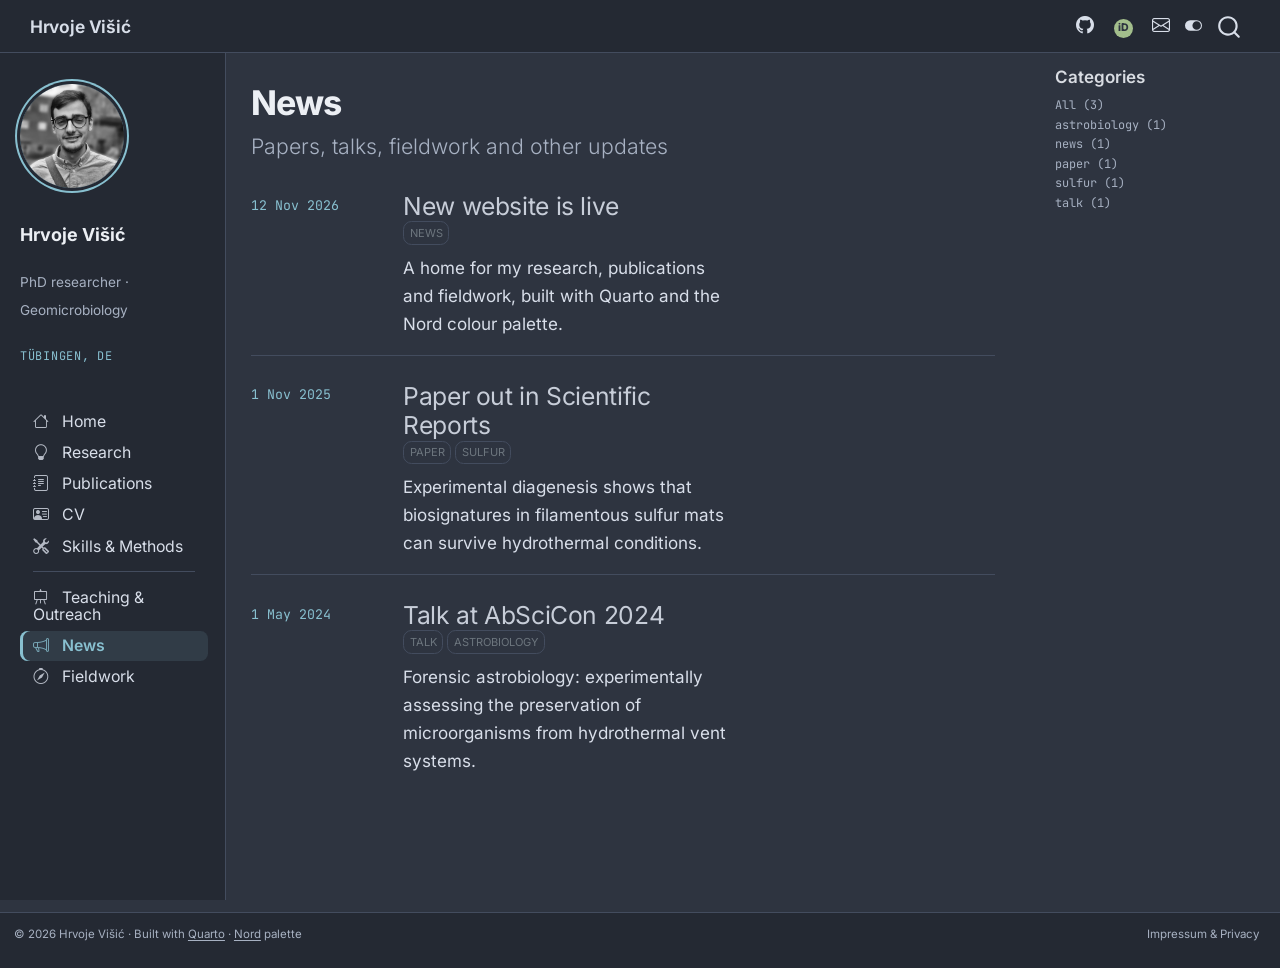
<file: docs/news.html>
<!DOCTYPE html>
<html xmlns="http://www.w3.org/1999/xhtml" lang="en" xml:lang="en"><head>

<meta charset="utf-8">
<meta name="generator" content="quarto-1.11.9">

<meta name="viewport" content="width=device-width, initial-scale=1.0, user-scalable=yes">

<meta name="description" content="News and short posts from Hrvoje Višić.">

<title>News – Hrvoje Višić</title>
<style>
/* Default styles provided by pandoc.
** See https://pandoc.org/MANUAL.html#variables-for-html for config info.
*/
span.smallcaps{font-variant: small-caps;}
div.columns{display: flex; gap: 1.5em;}
div.column{flex: auto;}
@media screen {
div.columns{gap: min(4vw, 1.5em);}
div.column{overflow-x: auto;}
}
div.hanging-indent{margin-left: 1.5em; text-indent: -1.5em;}
ul.task-list{list-style: none;}
ul.task-list li input[type="checkbox"] {
  width: 0.8em;
  margin: 0 0.8em 0.2em -1em; /* quarto-specific, see https://github.com/quarto-dev/quarto-cli/issues/4556 */ 
  vertical-align: middle;
}
.display.math{display: block; text-align: center; margin: 0.5rem auto;}
</style>


<script src="site_libs/quarto-nav/quarto-nav.js"></script>
<script src="site_libs/quarto-nav/headroom.min.js"></script>
<script src="site_libs/clipboard/clipboard.min.js"></script>
<script src="site_libs/quarto-search/autocomplete.umd.js"></script>
<script src="site_libs/quarto-search/fuse.min.js"></script>
<script src="site_libs/quarto-search/quarto-search.js"></script>
<meta name="quarto:offset" content="./">
<link href="./images/favicon.svg" rel="icon" type="image/svg+xml">
<script src="site_libs/quarto-listing/list.min.js"></script>
<script src="site_libs/quarto-listing/quarto-listing.js"></script>
<script src="site_libs/quarto-html/quarto.js" type="module"></script>
<script src="site_libs/quarto-html/tabsets/tabsets.js" type="module"></script>
<script src="site_libs/quarto-html/scrollable-regions/scrollable-regions.js" type="module"></script>
<script src="site_libs/quarto-html/popper.min.js"></script>
<script src="site_libs/quarto-html/tippy.umd.min.js"></script>
<script src="site_libs/quarto-html/anchor.min.js"></script>
<link href="site_libs/quarto-html/tippy.css" rel="stylesheet">
<link href="site_libs/quarto-html/quarto-syntax-highlighting-4bf167443614602e1088f7d6f674998b.css" rel="stylesheet" class="quarto-color-scheme" id="quarto-text-highlighting-styles">
<link href="site_libs/quarto-html/quarto-syntax-highlighting-dark-e2aee5bd4f734bca5199d46d119b6508.css" rel="stylesheet" class="quarto-color-scheme quarto-color-alternate" id="quarto-text-highlighting-styles">
<script src="site_libs/bootstrap/bootstrap.min.js"></script>
<link href="site_libs/bootstrap/bootstrap-icons.css" rel="stylesheet">
<link href="site_libs/bootstrap/bootstrap-a9a83dace3aadc5248856ad7f3377ef6.min.css" rel="stylesheet" append-hash="true" class="quarto-color-scheme" id="quarto-bootstrap" data-mode="light">
<link href="site_libs/bootstrap/bootstrap-dark-e2f8ce4d376cc281504e720a2629dc66.min.css" rel="stylesheet" append-hash="true" class="quarto-color-scheme quarto-color-alternate" id="quarto-bootstrap" data-mode="dark">
<script src="site_libs/quarto-contrib/glightbox/glightbox.min.js"></script>
<link href="site_libs/quarto-contrib/glightbox/glightbox.min.css" rel="stylesheet">
<link href="site_libs/quarto-contrib/glightbox/lightbox.css" rel="stylesheet">
<script id="quarto-search-options" type="application/json">{
  "location": "navbar",
  "copy-button": false,
  "collapse-after": 3,
  "panel-placement": "end",
  "type": "overlay",
  "limit": 50,
  "keyboard-shortcut": [
    "f",
    "/",
    "s"
  ],
  "language": {
    "search-no-results-text": "No results",
    "search-matching-documents-text": "matching documents",
    "search-copy-link-title": "Copy link to search",
    "search-hide-matches-text": "Hide additional matches",
    "search-more-match-text": "more match in this document",
    "search-more-matches-text": "more matches in this document",
    "search-clear-button-title": "Clear",
    "search-text-placeholder": "",
    "search-detached-cancel-button-title": "Cancel",
    "search-submit-button-title": "Submit",
    "search-label": "Search"
  }
}</script>
<script>

  window.document.addEventListener("DOMContentLoaded", function (_event) {
    const listingTargetEl = window.document.querySelector('#listing-listing .list');
    if (!listingTargetEl) {
      // No listing discovered, do not attach.
      return; 
    }

    const options = {
      valueNames: ['listing-date','listing-title','listing-author','listing-image','listing-description','listing-categories',{ data: ['index'] },{ data: ['categories'] },{ data: ['listing-date-sort'] },{ data: ['listing-file-modified-sort'] }],
      
      searchColumns: ["listing-date","listing-title","listing-author","listing-image","listing-description","listing-categories"],
    };

    window['quarto-listings'] = window['quarto-listings'] || {};
    window['quarto-listings']['listing-listing'] = new List('listing-listing', options);

    if (window['quarto-listing-loaded']) {
      window['quarto-listing-loaded']();
    }
  });
  </script>
<style>html{ scroll-behavior: smooth; }</style>


<link rel="stylesheet" href="fonts.css">
<link rel="stylesheet" href="styles.css">
<link rel="alternate" type="application/rss+xml" title="Hrvoje Višić" href="news.xml" data-external="1"><meta property="og:title" content="News – Hrvoje Višić">
<meta property="og:description" content="News and short posts from Hrvoje Višić.">
<meta property="og:image" content="https://divisici.github.io/images/profile.webp">
<meta property="og:site_name" content="Hrvoje Višić">
</head>

<body class="nav-sidebar docked nav-fixed quarto-dark"><a id="quarto-skip-link" class="visually-hidden-focusable" href="#quarto-document-content">Skip to main content</a><script id="quarto-html-before-body" type="application/javascript">
    const toggleBodyColorMode = (bsSheetEl) => {
      const mode = bsSheetEl.getAttribute("data-mode");
      const bodyEl = window.document.querySelector("body");
      if (mode === "dark") {
        bodyEl.classList.add("quarto-dark");
        bodyEl.classList.remove("quarto-light");
      } else {
        bodyEl.classList.add("quarto-light");
        bodyEl.classList.remove("quarto-dark");
      }
    }
    const toggleBodyColorPrimary = () => {
      const bsSheetEl = window.document.querySelector("link#quarto-bootstrap:not([rel=disabled-stylesheet])");
      if (bsSheetEl) {
        toggleBodyColorMode(bsSheetEl);
      }
    }
    const setColorSchemeToggle = (alternate) => {
      const toggles = window.document.querySelectorAll('.quarto-color-scheme-toggle');
      for (let i=0; i < toggles.length; i++) {
        const toggle = toggles[i];
        if (toggle) {
          toggle.setAttribute("aria-checked", alternate ? "true" : "false");
          if (alternate) {
            toggle.classList.add("alternate");
          } else {
            toggle.classList.remove("alternate");
          }
        }
      }
    };
    const toggleColorMode = (alternate) => {
      // Switch the stylesheets
      const primaryStylesheets = window.document.querySelectorAll('link.quarto-color-scheme:not(.quarto-color-alternate)');
      const alternateStylesheets = window.document.querySelectorAll('link.quarto-color-scheme.quarto-color-alternate');
      manageTransitions('#quarto-margin-sidebar .nav-link', false);
      if (alternate) {
        // note: dark is layered on light, we don't disable primary!
        enableStylesheet(alternateStylesheets);
        for (const sheetNode of alternateStylesheets) {
          if (sheetNode.id === "quarto-bootstrap") {
            toggleBodyColorMode(sheetNode);
          }
        }
      } else {
        disableStylesheet(alternateStylesheets);
        enableStylesheet(primaryStylesheets)
        toggleBodyColorPrimary();
      }
      manageTransitions('#quarto-margin-sidebar .nav-link', true);
      // Switch the toggles
      setColorSchemeToggle(alternate)
    }
    // Hack to workaround the fact that safari doesn't
    // properly recolor the scrollbar when toggling (#1455).
    // Not run on load: stylesheets are set before first paint there, and
    // scrolling would undo the scroll to a URL fragment (#14973).
    // The one pixel nudge keeps the reader where they were.
    const refreshSafariScrollbar = () => {
      if (navigator.userAgent.indexOf('Safari') > 0 && navigator.userAgent.indexOf('Chrome') == -1) {
        manageTransitions("body", false);
        const scrollY = window.scrollY;
        window.scrollTo(0, scrollY > 0 ? scrollY - 1 : 1);
        setTimeout(() => {
          window.scrollTo(0, scrollY);
          manageTransitions("body", true);
        }, 40);
      }
    }
    const disableStylesheet = (stylesheets) => {
      for (let i=0; i < stylesheets.length; i++) {
        const stylesheet = stylesheets[i];
        stylesheet.rel = 'disabled-stylesheet';
      }
    }
    const enableStylesheet = (stylesheets) => {
      for (let i=0; i < stylesheets.length; i++) {
        const stylesheet = stylesheets[i];
        if(stylesheet.rel !== 'stylesheet') { // for Chrome, which will still FOUC without this check
          stylesheet.rel = 'stylesheet';
        }
      }
    }
    const manageTransitions = (selector, allowTransitions) => {
      const els = window.document.querySelectorAll(selector);
      for (let i=0; i < els.length; i++) {
        const el = els[i];
        if (allowTransitions) {
          el.classList.remove('notransition');
        } else {
          el.classList.add('notransition');
        }
      }
    }
    const isFileUrl = () => {
      return window.location.protocol === 'file:';
    }
    const hasAlternateSentinel = () => {
      let styleSentinel = getColorSchemeSentinel();
      if (styleSentinel !== null) {
        return styleSentinel === "alternate";
      } else {
        return false;
      }
    }
    const setStyleSentinel = (alternate) => {
      const value = alternate ? "alternate" : "default";
      if (!isFileUrl()) {
        window.localStorage.setItem("quarto-color-scheme", value);
      } else {
        localAlternateSentinel = value;
      }
    }
    const getColorSchemeSentinel = () => {
      if (!isFileUrl()) {
        const storageValue = window.localStorage.getItem("quarto-color-scheme");
        return storageValue != null ? storageValue : localAlternateSentinel;
      } else {
        return localAlternateSentinel;
      }
    }
    const toggleGiscusIfUsed = (isAlternate, darkModeDefault) => {
      const baseTheme = document.querySelector('#giscus-base-theme')?.value ?? 'light';
      const alternateTheme = document.querySelector('#giscus-alt-theme')?.value ?? 'dark';
      let newTheme = '';
      if(authorPrefersDark) {
        newTheme = isAlternate ? baseTheme : alternateTheme;
      } else {
        newTheme = isAlternate ? alternateTheme : baseTheme;
      }
      const changeGiscusTheme = () => {
        // From: https://github.com/giscus/giscus/issues/336
        const sendMessage = (message) => {
          const iframe = document.querySelector('iframe.giscus-frame');
          if (!iframe) return;
          iframe.contentWindow.postMessage({ giscus: message }, 'https://giscus.app');
        }
        sendMessage({
          setConfig: {
            theme: newTheme
          }
        });
      }
      const isGiscussLoaded = window.document.querySelector('iframe.giscus-frame') !== null;
      if (isGiscussLoaded) {
        changeGiscusTheme();
      }
    };
    const authorPrefersDark = true;
    const darkModeDefault = authorPrefersDark;
    let localAlternateSentinel = darkModeDefault ? 'alternate' : 'default';
    // Dark / light mode switch
    window.quartoToggleColorScheme = () => {
      // Read the current dark / light value
      let toAlternate = !hasAlternateSentinel();
      toggleColorMode(toAlternate);
      refreshSafariScrollbar();
      setStyleSentinel(toAlternate);
      toggleGiscusIfUsed(toAlternate, darkModeDefault);
      window.dispatchEvent(new Event('resize'));
    };
    // Switch to dark mode if need be
    if (hasAlternateSentinel()) {
      toggleColorMode(true);
    } else {
      toggleColorMode(false);
    }
  </script>

<div id="quarto-search-results"></div>
  <header id="quarto-header" class="headroom fixed-top">
    <nav class="navbar navbar-expand " data-bs-theme="dark" aria-label="Site">
      <div class="navbar-container container-fluid">
      <div class="navbar-brand-container mx-auto">
    <a class="navbar-brand" href="./index.html">
    <span class="navbar-title">Hrvoje Višić</span>
    </a>
  </div>
          <ul class="navbar-nav navbar-nav-scroll ms-auto">
  <li class="nav-item compact">
    <a class="nav-link" href="https://github.com/DiVisici"> <i class="bi bi-github" role="img" aria-label="GitHub">
</i> 
<span class="menu-text"></span></a>
  </li>  
  <li class="nav-item">
    <a class="nav-link" href="https://orcid.org/0000-0003-0406-5330"> 
<span class="menu-text">iD</span></a>
  </li>  
  <li class="nav-item compact">
    <a class="nav-link" href="mailto:hrvoje.visic@uni-tuebingen.de"> <i class="bi bi-envelope" role="img" aria-label="Email">
</i> 
<span class="menu-text"></span></a>
  </li>  
</ul>
          <div class="quarto-navbar-tools">
  <button type="button" role="switch" aria-checked="false" class="quarto-color-scheme-toggle quarto-navigation-tool  px-1" onclick="window.quartoToggleColorScheme(); return false;" title="Toggle dark mode" aria-label="Toggle dark mode"><i class="bi"></i></button>
</div>
            <div id="quarto-search" class="" title="Search"></div>
      </div> <!-- /container-fluid -->
    </nav>
  <nav class="quarto-secondary-nav" aria-label="Toolbar">
    <div class="container-fluid d-flex">
      <button type="button" class="quarto-btn-toggle btn" data-bs-toggle="collapse" role="button" data-bs-target=".quarto-sidebar-collapse-item" aria-controls="quarto-sidebar" aria-expanded="false" aria-label="Toggle sidebar navigation" onclick="if (window.quartoToggleHeadroom) { window.quartoToggleHeadroom(); }">
        <i class="bi bi-layout-text-sidebar-reverse"></i>
      </button>
        <a class="flex-grow-1 no-decor" data-bs-toggle="collapse" data-bs-target=".quarto-sidebar-collapse-item" onclick="if (window.quartoToggleHeadroom) { window.quartoToggleHeadroom(); }">      
          <h1 class="quarto-secondary-nav-title">News</h1>
        </a>     
    </div>
  </nav>
</header>
<!-- content -->
<div id="quarto-content" class="quarto-container page-columns page-rows-contents page-layout-article page-navbar">
<!-- sidebar -->
  <nav id="quarto-sidebar" class="sidebar collapse collapse-horizontal quarto-sidebar-collapse-item sidebar-navigation docked overflow-auto" aria-label="Section"><div class="quarto-sidebar-header"><div class="sidebar-header-item">
<p><a href="./images/profile.webp" class="lightbox" data-gallery="quarto-lightbox-gallery-1"><img src="./images/profile.webp" class="hv-side-avatar img-fluid" alt="Portrait of Hrvoje Višić"></a></p>
<p><span class="hv-side-name">Hrvoje Višić</span></p>
<p><span class="hv-side-role">PhD researcher · Geomicrobiology</span></p>
<p><span class="hv-side-place">Tübingen, DE</span></p>
</div></div>
    <div class="sidebar-menu-container"> 
    <ul class="list-unstyled mt-1">
        <li class="sidebar-item">
  <div class="sidebar-item-container"> 
  <a href="./index.html" class="sidebar-item-text sidebar-link"><i class="bi bi-house" role="img">
</i> 
 <span class="menu-text">Home</span></a>
  </div>
</li>
        <li class="sidebar-item">
  <div class="sidebar-item-container"> 
  <a href="./research.html" class="sidebar-item-text sidebar-link"><i class="bi bi-lightbulb" role="img">
</i> 
 <span class="menu-text">Research</span></a>
  </div>
</li>
        <li class="sidebar-item">
  <div class="sidebar-item-container"> 
  <a href="./publications.html" class="sidebar-item-text sidebar-link"><i class="bi bi-journal-text" role="img">
</i> 
 <span class="menu-text">Publications</span></a>
  </div>
</li>
        <li class="sidebar-item">
  <div class="sidebar-item-container"> 
  <a href="./cv.html" class="sidebar-item-text sidebar-link"><i class="bi bi-person-vcard" role="img">
</i> 
 <span class="menu-text">CV</span></a>
  </div>
</li>
        <li class="sidebar-item">
  <div class="sidebar-item-container"> 
  <a href="./skills.html" class="sidebar-item-text sidebar-link"><i class="bi bi-tools" role="img">
</i> 
 <span class="menu-text">Skills &amp; Methods</span></a>
  </div>
</li>
        <li class="px-0"><hr class="sidebar-divider hi "></li>
        <li class="sidebar-item">
  <div class="sidebar-item-container"> 
  <a href="./teaching.html" class="sidebar-item-text sidebar-link"><i class="bi bi-easel" role="img">
</i> 
 <span class="menu-text">Teaching &amp; Outreach</span></a>
  </div>
</li>
        <li class="sidebar-item">
  <div class="sidebar-item-container"> 
  <a href="./news.html" class="sidebar-item-text sidebar-link active"><i class="bi bi-megaphone" role="img">
</i> 
 <span class="menu-text">News</span></a>
  </div>
</li>
        <li class="sidebar-item">
  <div class="sidebar-item-container"> 
  <a href="./fieldwork.html" class="sidebar-item-text sidebar-link"><i class="bi bi-compass" role="img">
</i> 
 <span class="menu-text">Fieldwork</span></a>
  </div>
</li>
    </ul>
    </div>
</nav>
<div id="quarto-sidebar-glass" class="quarto-sidebar-collapse-item" data-bs-toggle="collapse" data-bs-target=".quarto-sidebar-collapse-item"></div>
<!-- margin-sidebar -->
    <div id="quarto-margin-sidebar" class="sidebar margin-sidebar">
    <h5 class="quarto-listing-category-title">Categories</h5><div class="quarto-listing-category category-default"><div class="category" data-category="">All <span class="quarto-category-count">(3)</span></div><div class="category" data-category="YXN0cm9iaW9sb2d5">astrobiology <span class="quarto-category-count">(1)</span></div><div class="category" data-category="bmV3cw==">news <span class="quarto-category-count">(1)</span></div><div class="category" data-category="cGFwZXI=">paper <span class="quarto-category-count">(1)</span></div><div class="category" data-category="c3VsZnVy">sulfur <span class="quarto-category-count">(1)</span></div><div class="category" data-category="dGFsaw==">talk <span class="quarto-category-count">(1)</span></div></div></div>
<!-- main -->
<main class="content" id="quarto-document-content" tabindex="-1">


<header id="title-block-header" class="quarto-title-block default">
<div class="quarto-title">
<h1 class="title d-none d-lg-block">News</h1>
<p class="subtitle lead">Papers, talks, fieldwork and other updates</p>
</div>

<div>
  <div class="description">
    News and short posts from Hrvoje Višić.
  </div>
</div>


<div class="quarto-title-meta">

    
  
    
  </div>
  


</header>






<div class="quarto-listing quarto-listing-container-default" id="listing-listing">
<div class="list quarto-listing-default">
<div class="quarto-post image-right" data-index="0" data-categories="bmV3cw==" data-listing-date-sort="1794438000000" data-listing-file-modified-sort="1794498900772" data-listing-date-modified-sort="NaN" data-listing-reading-time-sort="1" data-listing-word-count-sort="43">
<div class="thumbnail"><a href="./posts/2026-11-12-new-website/index.html" class="no-external-icon" aria-hidden="true" tabindex="-1">

<div class="listing-item-img-placeholder card-img-top" >&nbsp;</div>

</a></div>
<div class="body">
<h3 class="no-anchor listing-title">
<a href="./posts/2026-11-12-new-website/index.html" class="no-external-icon">New website is live</a>
</h3>
<div class="listing-categories">

<div class="listing-category" onclick="window.quartoListingCategory('bmV3cw=='); return false;">news</div>

</div>
<div class="listing-description">
<a href="./posts/2026-11-12-new-website/index.html" class="no-external-icon">
<p>A home for my research, publications and fieldwork, built with Quarto and the Nord colour palette.</p>
</a>
</div>
</div>
<div class="metadata">
<a href="./posts/2026-11-12-new-website/index.html" class="no-external-icon">
<div class="listing-date">
12 Nov 2026
</div>
</a>
</div>
</div>
<div class="quarto-post image-right" data-index="1" data-categories="cGFwZXIlMkNzdWxmdXI=" data-listing-date-sort="1761951600000" data-listing-file-modified-sort="1794498900844" data-listing-date-modified-sort="NaN" data-listing-reading-time-sort="1" data-listing-word-count-sort="61">
<div class="thumbnail"><a href="./posts/2025-11-01-sci-rep-paper/index.html" class="no-external-icon" aria-hidden="true" tabindex="-1">

<div class="listing-item-img-placeholder card-img-top" >&nbsp;</div>

</a></div>
<div class="body">
<h3 class="no-anchor listing-title">
<a href="./posts/2025-11-01-sci-rep-paper/index.html" class="no-external-icon">Paper out in Scientific Reports</a>
</h3>
<div class="listing-categories">

<div class="listing-category" onclick="window.quartoListingCategory('cGFwZXI='); return false;">paper</div>

<div class="listing-category" onclick="window.quartoListingCategory('c3VsZnVy'); return false;">sulfur</div>

</div>
<div class="listing-description">
<a href="./posts/2025-11-01-sci-rep-paper/index.html" class="no-external-icon">
<p>Experimental diagenesis shows that biosignatures in filamentous sulfur mats can survive hydrothermal conditions.</p>
</a>
</div>
</div>
<div class="metadata">
<a href="./posts/2025-11-01-sci-rep-paper/index.html" class="no-external-icon">
<div class="listing-date">
1 Nov 2025
</div>
</a>
</div>
</div>
<div class="quarto-post image-right" data-index="2" data-categories="dGFsayUyQ2FzdHJvYmlvbG9neQ==" data-listing-date-sort="1714514400000" data-listing-file-modified-sort="1794498900919" data-listing-date-modified-sort="NaN" data-listing-reading-time-sort="1" data-listing-word-count-sort="28">
<div class="thumbnail"><a href="./posts/2024-05-01-abscicon/index.html" class="no-external-icon" aria-hidden="true" tabindex="-1">

<div class="listing-item-img-placeholder card-img-top" >&nbsp;</div>

</a></div>
<div class="body">
<h3 class="no-anchor listing-title">
<a href="./posts/2024-05-01-abscicon/index.html" class="no-external-icon">Talk at AbSciCon 2024</a>
</h3>
<div class="listing-categories">

<div class="listing-category" onclick="window.quartoListingCategory('dGFsaw=='); return false;">talk</div>

<div class="listing-category" onclick="window.quartoListingCategory('YXN0cm9iaW9sb2d5'); return false;">astrobiology</div>

</div>
<div class="listing-description">
<a href="./posts/2024-05-01-abscicon/index.html" class="no-external-icon">
<p>Forensic astrobiology: experimentally assessing the preservation of microorganisms from hydrothermal vent systems.</p>
</a>
</div>
</div>
<div class="metadata">
<a href="./posts/2024-05-01-abscicon/index.html" class="no-external-icon">
<div class="listing-date">
1 May 2024
</div>
</a>
</div>
</div>
</div>
<div class="listing-no-matching d-none">No matching items</div>
</div><a onclick="window.scrollTo(0, 0); return false;" role="button" id="quarto-back-to-top"><i class="bi bi-arrow-up"></i> Back to top</a></main> <!-- /main -->
<script id="quarto-html-after-body" type="application/javascript">
  window.document.addEventListener("DOMContentLoaded", function (event) {
    // Ensure there is a toggle, if there isn't float one in the top right
    if (window.document.querySelector('.quarto-color-scheme-toggle') === null) {
      const toggle = window.document.createElement('button');
      toggle.type = "button";
      toggle.setAttribute("role", "switch");
      toggle.setAttribute("aria-checked", "false");
      toggle.classList.add('top-right');
      toggle.classList.add('quarto-color-scheme-toggle');
      toggle.setAttribute("aria-label", "Toggle dark mode");
      toggle.onclick = function() { try { window.quartoToggleColorScheme(); } catch {} return false; };
      const i = window.document.createElement("i");
      i.classList.add('bi');
      toggle.appendChild(i);
      // Put the toggle in a landmark of its own, so that landmark navigation
      // can reach it.
      //
      // The container is always a fresh direct child of body, and the toggle is
      // never moved into page furniture that the theme or the author controls.
      // The toggle is positioned against the page, so any ancestor that
      // establishes a containing block captures it: a positioned element or a
      // grid for position: absolute, and transform, filter, will-change or
      // contain for position: fixed. A direct child of body has none of these
      // to inherit, and the shift when one appears is silent and visual.
      //
      // ARIA says a document should have at most one banner, and axe reports a
      // duplicate whether or not the banners carry distinct labels. So use a
      // header when the page has no banner yet, and a named region otherwise.
      //
      // A header is a banner wherever it sits, unless it is inside sectioning
      // content, so this cannot just look at the children of body: a custom
      // page layout wraps the title block header in a plain div. An explicit
      // role="banner" always counts.
      const sectioning = 'article, aside, main, nav, section, [role="article"], [role="complementary"], [role="main"], [role="navigation"], [role="region"]';
      const hasBanner = Array.from(
        window.document.querySelectorAll('header:not([role]), [role="banner"]')
      ).some(function(el) {
        return el.hasAttribute("role") || el.closest(sectioning) === null;
      });
      const container = window.document.createElement(hasBanner ? "div" : "header");
      if (hasBanner) {
        container.setAttribute("role", "region");
        container.setAttribute("aria-label", "Toggle dark mode");
      }
      container.classList.add('quarto-color-scheme-toggle-container');
      container.appendChild(toggle);
      window.document.body.appendChild(container);
    }
    setColorSchemeToggle(hasAlternateSentinel())
    const icon = "";
    const anchorJS = new window.AnchorJS();
    anchorJS.options = {
      placement: 'right',
      icon: icon
    };
    anchorJS.add('.anchored');
    const isCodeAnnotation = (el) => {
      for (const clz of el.classList) {
        if (clz.startsWith('code-annotation-')) {                     
          return true;
        }
      }
      return false;
    }
    const onCopySuccess = function(e) {
      // button target
      const button = e.trigger;
      // don't keep focus
      button.blur();
      // flash "checked"
      button.classList.add('code-copy-button-checked');
      var currentTitle = button.getAttribute("title");
      button.setAttribute("title", "Copied!");
      let tooltip;
      if (window.bootstrap) {
        button.setAttribute("data-bs-toggle", "tooltip");
        button.setAttribute("data-bs-placement", "left");
        button.setAttribute("data-bs-title", "Copied!");
        tooltip = new bootstrap.Tooltip(button, 
          { trigger: "manual", 
            customClass: "code-copy-button-tooltip",
            offset: [0, -8]});
        tooltip.show();    
      }
      setTimeout(function() {
        if (tooltip) {
          tooltip.hide();
          button.removeAttribute("data-bs-title");
          button.removeAttribute("data-bs-toggle");
          button.removeAttribute("data-bs-placement");
        }
        button.setAttribute("title", currentTitle);
        button.classList.remove('code-copy-button-checked');
      }, 1000);
      // clear code selection
      e.clearSelection();
    }
    const getTextToCopy = function(trigger) {
      const outerScaffold = trigger.parentElement.cloneNode(true);
      const codeEl = outerScaffold.querySelector('code');
      for (const childEl of codeEl.children) {
        if (isCodeAnnotation(childEl)) {
          childEl.remove();
        }
      }
      return codeEl.innerText;
    }
    const clipboard = new window.ClipboardJS('.code-copy-button:not([data-in-quarto-modal])', {
      text: getTextToCopy
    });
    clipboard.on('success', onCopySuccess);
    if (window.document.getElementById('quarto-embedded-source-code-modal')) {
      const clipboardModal = new window.ClipboardJS('.code-copy-button[data-in-quarto-modal]', {
        text: getTextToCopy,
        container: window.document.getElementById('quarto-embedded-source-code-modal')
      });
      clipboardModal.on('success', onCopySuccess);
    }
      var localhostRegex = new RegExp(/^(?:http|https):\/\/localhost\:?[0-9]*\//);
      var mailtoRegex = new RegExp(/^mailto:/);
        var filterRegex = new RegExp("https:\/\/divisici\.github\.io");
      const newWindowLabel = "(opens in a new tab)";
      const newWindowNoteId = "quarto-ext-newwindow-label";
      // Links reference one hidden label through aria-describedby, so the
      // announcement never changes their accessible name.
      var describeNewWindow = (link) => {
        if (!window.document.getElementById(newWindowNoteId)) {
          var newWindowNote = window.document.createElement("span");
          newWindowNote.id = newWindowNoteId;
          newWindowNote.hidden = true;
          newWindowNote.textContent = newWindowLabel;
          window.document.body.appendChild(newWindowNote);
        }
        var describedBy = (link.getAttribute("aria-describedby") || "").split(/\s+/).filter(Boolean);
        if (!describedBy.includes(newWindowNoteId)) {
          describedBy.push(newWindowNoteId);
          link.setAttribute("aria-describedby", describedBy.join(" "));
        }
      }
      var isInternal = (href) => {
          return filterRegex.test(href) || localhostRegex.test(href) || mailtoRegex.test(href);
      }
      // Inspect non-navigation links and adorn them if external
      window.quartoDecorateExternalLinks = function (root) {
     var links = (root || window.document).querySelectorAll('a[href]:not(.nav-link):not(.navbar-brand):not(.toc-action):not(.sidebar-link):not(.sidebar-item-toggle):not(.pagination-link):not(.no-external):not([aria-hidden]):not(.dropdown-item):not(.quarto-navigation-tool):not(.about-link)');
      for (var i=0; i<links.length; i++) {
        const link = links[i];
        if (!isInternal(link.href)) {
          // undo the damage that might have been done by quarto-nav.js in the case of
          // links that we want to consider external
          if (link.dataset.originalHref !== undefined) {
            link.href = link.dataset.originalHref;
          }
            // target, if specified
            link.setAttribute("target", "_blank");
            if (link.getAttribute("rel") === null) {
              link.setAttribute("rel", "noopener");
            }
            describeNewWindow(link);
          if (!link.classList.contains('no-external-icon')) {
          }
        }
      }
      };
      window.quartoDecorateExternalLinks(window.document);
    // Esc closes the popup (WCAG 1.4.13) and focus leaving both trigger and
    // popup closes it (WCAG 2.4.11); tippy handles neither for interactive popups.
    const hideOnEscAndFocusOut = {
      name: 'hideOnEscAndFocusOut',
      defaultValue: true,
      fn(instance) {
        const dismiss = () => {
          // A show scheduled by the trigger delay would otherwise reopen it
          instance.clearDelayTimeouts();
          instance.hide();
        };
        const onKeyDown = (event) => {
          if (event.key !== 'Escape') {
            return;
          }
          // Keep Esc from also reaching page handlers (e.g. reveal.js overview),
          // except an open reveal.js slide menu, which Esc should close too.
          // The menu handles keys only when its keyboard option is on.
          const menuHandlesEsc = window.Reveal?.getPlugin?.('menu')?.isOpen() &&
            window.Reveal.getConfig().menu?.keyboard !== false;
          if (!menuHandlesEsc) {
            event.stopPropagation();
          }
          if (instance.popper.contains(window.document.activeElement)) {
            // Disabled while refocusing so the focus trigger does not reopen it
            instance.disable();
            instance.reference.focus();
            instance.enable();
          }
          dismiss();
        };
        const onFocusOut = (event) => {
          const target = event.relatedTarget;
          if (target && !instance.reference.contains(target) &&
              !instance.popper.contains(target)) {
            dismiss();
          }
        };
        // On the trigger too: a click trigger (code-annotations: select) has no
        // blur handling. Attached for the instance's lifetime so leaving the
        // trigger also cancels a show still pending on the trigger delay.
        instance.reference.addEventListener('focusout', onFocusOut);
        return {
          onShow() {
            window.document.addEventListener('keydown', onKeyDown, true);
            instance.popper.addEventListener('focusout', onFocusOut);
          },
          onHide() {
            window.document.removeEventListener('keydown', onKeyDown, true);
            instance.popper.removeEventListener('focusout', onFocusOut);
          },
          onDestroy() {
            instance.reference.removeEventListener('focusout', onFocusOut);
          },
        };
      },
    };
    function tippyHover(el, contentFn, onTriggerFn, onUntriggerFn) {
      const config = {
        allowHTML: true,
        maxWidth: 500,
        delay: 100,
        arrow: false,
        appendTo: function(el) {
            return el.parentElement;
        },
        interactive: true,
        interactiveBorder: 10,
        theme: 'quarto',
        placement: 'bottom-start',
        plugins: [hideOnEscAndFocusOut],
      };
      if (contentFn) {
        config.content = contentFn;
      }
      if (onTriggerFn) {
        config.onTrigger = onTriggerFn;
      }
      if (onUntriggerFn) {
        config.onUntrigger = onUntriggerFn;
      }
      window.tippy(el, config); 
    }
    const noterefs = window.document.querySelectorAll('a[role="doc-noteref"]');
    for (var i=0; i<noterefs.length; i++) {
      const ref = noterefs[i];
      tippyHover(ref, function() {
        // use id or data attribute instead here
        let href = ref.getAttribute('data-footnote-href') || ref.getAttribute('href');
        try { href = new URL(href).hash; } catch {}
        const id = href.replace(/^#\/?/, "");
        const note = window.document.getElementById(id);
        if (note) {
          return note.innerHTML;
        } else {
          return "";
        }
      });
    }
    const xrefs = window.document.querySelectorAll('a.quarto-xref');
    const processXRef = (id, note) => {
      // Strip column container classes
      const stripColumnClz = (el) => {
        el.classList.remove("page-full", "page-columns");
        if (el.children) {
          for (const child of el.children) {
            stripColumnClz(child);
          }
        }
      }
      stripColumnClz(note)
      if (id === null || id.startsWith('sec-')) {
        // Special case sections, only their first couple elements
        const container = document.createElement("div");
        if (note.children && note.children.length > 2) {
          container.appendChild(note.children[0].cloneNode(true));
          for (let i = 1; i < note.children.length; i++) {
            const child = note.children[i];
            if (child.tagName === "P" && child.innerText === "") {
              continue;
            } else {
              container.appendChild(child.cloneNode(true));
              break;
            }
          }
          if (window.Quarto?.typesetMath) {
            window.Quarto.typesetMath(container);
          }
          return container.innerHTML
        } else {
          if (window.Quarto?.typesetMath) {
            window.Quarto.typesetMath(note);
          }
          return note.innerHTML;
        }
      } else {
        // Remove any anchor links if they are present
        const anchorLink = note.querySelector('a.anchorjs-link');
        if (anchorLink) {
          anchorLink.remove();
        }
        if (window.Quarto?.typesetMath) {
          window.Quarto.typesetMath(note);
        }
        if (note.classList.contains("callout")) {
          return note.outerHTML;
        } else {
          return note.innerHTML;
        }
      }
    }
    for (var i=0; i<xrefs.length; i++) {
      const xref = xrefs[i];
      tippyHover(xref, undefined, function(instance) {
        instance.disable();
        let url = xref.getAttribute('href');
        let hash = undefined; 
        if (url.startsWith('#')) {
          hash = url;
        } else {
          try { hash = new URL(url).hash; } catch {}
        }
        if (hash) {
          const id = hash.replace(/^#\/?/, "");
          const note = window.document.getElementById(id);
          if (note !== null) {
            try {
              const html = processXRef(id, note.cloneNode(true));
              instance.setContent(html);
            } finally {
              instance.enable();
              instance.show();
            }
          } else {
            // See if we can fetch this
            fetch(url.split('#')[0])
            .then(res => res.text())
            .then(html => {
              const parser = new DOMParser();
              const htmlDoc = parser.parseFromString(html, "text/html");
              const note = htmlDoc.getElementById(id);
              if (note !== null) {
                const html = processXRef(id, note);
                instance.setContent(html);
              } 
            }).finally(() => {
              instance.enable();
              instance.show();
            });
          }
        } else {
          // See if we can fetch a full url (with no hash to target)
          // This is a special case and we should probably do some content thinning / targeting
          fetch(url)
          .then(res => res.text())
          .then(html => {
            const parser = new DOMParser();
            const htmlDoc = parser.parseFromString(html, "text/html");
            const note = htmlDoc.querySelector('main.content');
            if (note !== null) {
              // This should only happen for chapter cross references
              // (since there is no id in the URL)
              // remove the first header
              if (note.children.length > 0 && note.children[0].tagName === "HEADER") {
                note.children[0].remove();
              }
              const html = processXRef(null, note);
              instance.setContent(html);
            } 
          }).finally(() => {
            instance.enable();
            instance.show();
          });
        }
      }, function(instance) {
      });
    }
        let selectedAnnoteEl;
        const selectorForAnnotation = ( cell, annotation) => {
          let cellAttr = 'data-code-cell="' + cell + '"';
          let lineAttr = 'data-code-annotation="' +  annotation + '"';
          const selector = 'span[' + cellAttr + '][' + lineAttr + ']';
          return selector;
        }
        const selectCodeLines = (annoteEl) => {
          const doc = window.document;
          const targetCell = annoteEl.getAttribute("data-target-cell");
          const targetAnnotation = annoteEl.getAttribute("data-target-annotation");
          const annoteSpan = window.document.querySelector(selectorForAnnotation(targetCell, targetAnnotation));
          const lines = annoteSpan.getAttribute("data-code-lines").split(",");
          const lineIds = lines.map((line) => {
            return targetCell + "-" + line;
          })
          // Each band is positioned against its own containing block, which is
          // not the offsetParent of the lines, so place it from client rects.
          const placeBand = (band, firstEl, lastEl, codeBlock) => {
            const container = band.offsetParent;
            if (container === null) {
              return;
            }
            const containerRect = container.getBoundingClientRect();
            // Reveal.js scales slides with a transform, so convert client
            // pixels back to the CSS pixels of the container.
            const scale = containerRect.height / container.offsetHeight || 1;
            const firstRect = firstEl.getBoundingClientRect();
            const lastRect = lastEl.getBoundingClientRect();
            const top = (firstRect.top - containerRect.top) / scale - container.clientTop + container.scrollTop;
            const height = (lastRect.bottom - firstRect.top) / scale;
            band.style.top = top - 2 + "px";
            band.style.height = height + 4 + "px";
            if (codeBlock) {
              // Without the copy button wrapper, the containing block is wider
              // than the code block, so span the code block explicitly.
              const blockRect = codeBlock.getBoundingClientRect();
              band.style.left = (blockRect.left - containerRect.left) / scale - container.clientLeft + container.scrollLeft + "px";
              band.style.width = blockRect.width / scale + "px";
            }
          };
          if (lineIds.length > 0) {
            const el = window.document.getElementById(lineIds[0]);
            const lastEl = window.document.getElementById(lineIds[lineIds.length - 1]);
            const parent = el.parentElement.parentElement;
            // cook up a div (if necessary) and position it
            let div = window.document.getElementById("code-annotation-line-highlight");
            if (div === null) {
              div = window.document.createElement("div");
              div.setAttribute("id", "code-annotation-line-highlight");
              div.style.position = 'absolute';
              parent.appendChild(div);
            }
            placeBand(div, el, lastEl, parent.closest("div.sourceCode") || parent);
            let gutterDiv = window.document.getElementById("code-annotation-line-highlight-gutter");
            if (gutterDiv === null) {
              gutterDiv = window.document.createElement("div");
              gutterDiv.setAttribute("id", "code-annotation-line-highlight-gutter");
              gutterDiv.style.position = 'absolute';
              const codeCell = window.document.getElementById(targetCell);
              const gutter = codeCell.querySelector('.code-annotation-gutter');
              gutter.appendChild(gutterDiv);
            }
            placeBand(gutterDiv, el, lastEl);
            selectedAnnoteEl = annoteEl;
          }
        };
        const unselectCodeLines = () => {
          const elementsIds = ["code-annotation-line-highlight", "code-annotation-line-highlight-gutter"];
          elementsIds.forEach((elId) => {
            const div = window.document.getElementById(elId);
            if (div) {
              div.remove();
            }
          });
          selectedAnnoteEl = undefined;
        };
          // Handle positioning of the toggle
      window.addEventListener(
        "resize",
        throttle(() => {
          elRect = undefined;
          if (selectedAnnoteEl) {
            selectCodeLines(selectedAnnoteEl);
          }
        }, 10)
      );
      function throttle(fn, ms) {
      let throttle = false;
      let timer;
        return (...args) => {
          if(!throttle) { // first call gets through
              fn.apply(this, args);
              throttle = true;
          } else { // all the others get throttled
              if(timer) clearTimeout(timer); // cancel #2
              timer = setTimeout(() => {
                fn.apply(this, args);
                timer = throttle = false;
              }, ms);
          }
        };
      }
        // Attach click handler to the DT
        const annoteDls = window.document.querySelectorAll('dt[data-target-cell]');
        for (const annoteDlNode of annoteDls) {
          annoteDlNode.addEventListener('click', (event) => {
            const clickedEl = event.target;
            if (clickedEl !== selectedAnnoteEl) {
              unselectCodeLines();
              const activeEl = window.document.querySelector('dt[data-target-cell].code-annotation-active');
              if (activeEl) {
                activeEl.classList.remove('code-annotation-active');
              }
              selectCodeLines(clickedEl);
              clickedEl.classList.add('code-annotation-active');
            } else {
              // Unselect the line
              unselectCodeLines();
              clickedEl.classList.remove('code-annotation-active');
            }
          });
        }
    const findCites = (el) => {
      const parentEl = el.parentElement;
      if (parentEl) {
        const cites = parentEl.dataset.cites;
        if (cites) {
          return {
            el,
            cites: cites.split(' ')
          };
        } else {
          return findCites(el.parentElement)
        }
      } else {
        return undefined;
      }
    };
    var bibliorefs = window.document.querySelectorAll('a[role="doc-biblioref"]');
    for (var i=0; i<bibliorefs.length; i++) {
      const ref = bibliorefs[i];
      const citeInfo = findCites(ref);
      if (citeInfo) {
        tippyHover(citeInfo.el, function() {
          var popup = window.document.createElement('div');
          citeInfo.cites.forEach(function(cite) {
            var citeDiv = window.document.createElement('div');
            citeDiv.classList.add('hanging-indent');
            citeDiv.classList.add('csl-entry');
            var biblioDiv = window.document.getElementById('ref-' + cite);
            if (biblioDiv) {
              citeDiv.innerHTML = biblioDiv.innerHTML;
            }
            popup.appendChild(citeDiv);
          });
          return popup.innerHTML;
        });
      }
    }
  });
  </script>
  <script type="application/javascript">
  window.quartoScrollableRegionsLabels = {"code":"Scrollable code","output":"Scrollable output"};
  </script>
</div> <!-- /content -->
<footer class="footer">
  <div class="nav-footer">
    <div class="nav-footer-left">
<p>© 2026 Hrvoje Višić · Built with <a href="https://quarto.org">Quarto</a> · <a href="https://www.nordtheme.com">Nord</a> palette</p>
</div>   
    <div class="nav-footer-center">
      &nbsp;
    </div>
    <div class="nav-footer-right">
      <ul class="footer-items list-unstyled">
    <li class="nav-item">
    <a class="nav-link" href="./impressum.html">
<p>Impressum &amp; Privacy</p>
</a>
  </li>  
</ul>
    </div>
  </div>
</footer>
<script>var lightboxQuarto = GLightbox({"closeEffect":"zoom","descPosition":"bottom","loop":false,"openEffect":"zoom","selector":".lightbox"});
(function() {
  let previousOnload = window.onload;
  window.onload = () => {
    if (previousOnload) {
      previousOnload();
    }
    lightboxQuarto.on('slide_before_load', (data) => {
      const { slideIndex, slideNode, slideConfig, player, trigger } = data;
      const href = trigger.getAttribute('href');
      if (href !== null) {
        const imgEl = window.document.querySelector(`a[href="${href}"] img`);
        if (imgEl !== null) {
          const srcAttr = imgEl.getAttribute("src");
          if (srcAttr && srcAttr.startsWith("data:")) {
            slideConfig.href = srcAttr;
          }
        }
      } 
    });
  
    lightboxQuarto.on('slide_after_load', (data) => {
      const { slideIndex, slideNode, slideConfig, player, trigger } = data;
      if (window.Quarto?.typesetMath) {
        window.Quarto.typesetMath(slideNode);
      }
    });
  
  };
  
})();
          </script>




<script src="site_libs/quarto-html/zenscroll-min.js"></script>
</body></html>
</file>
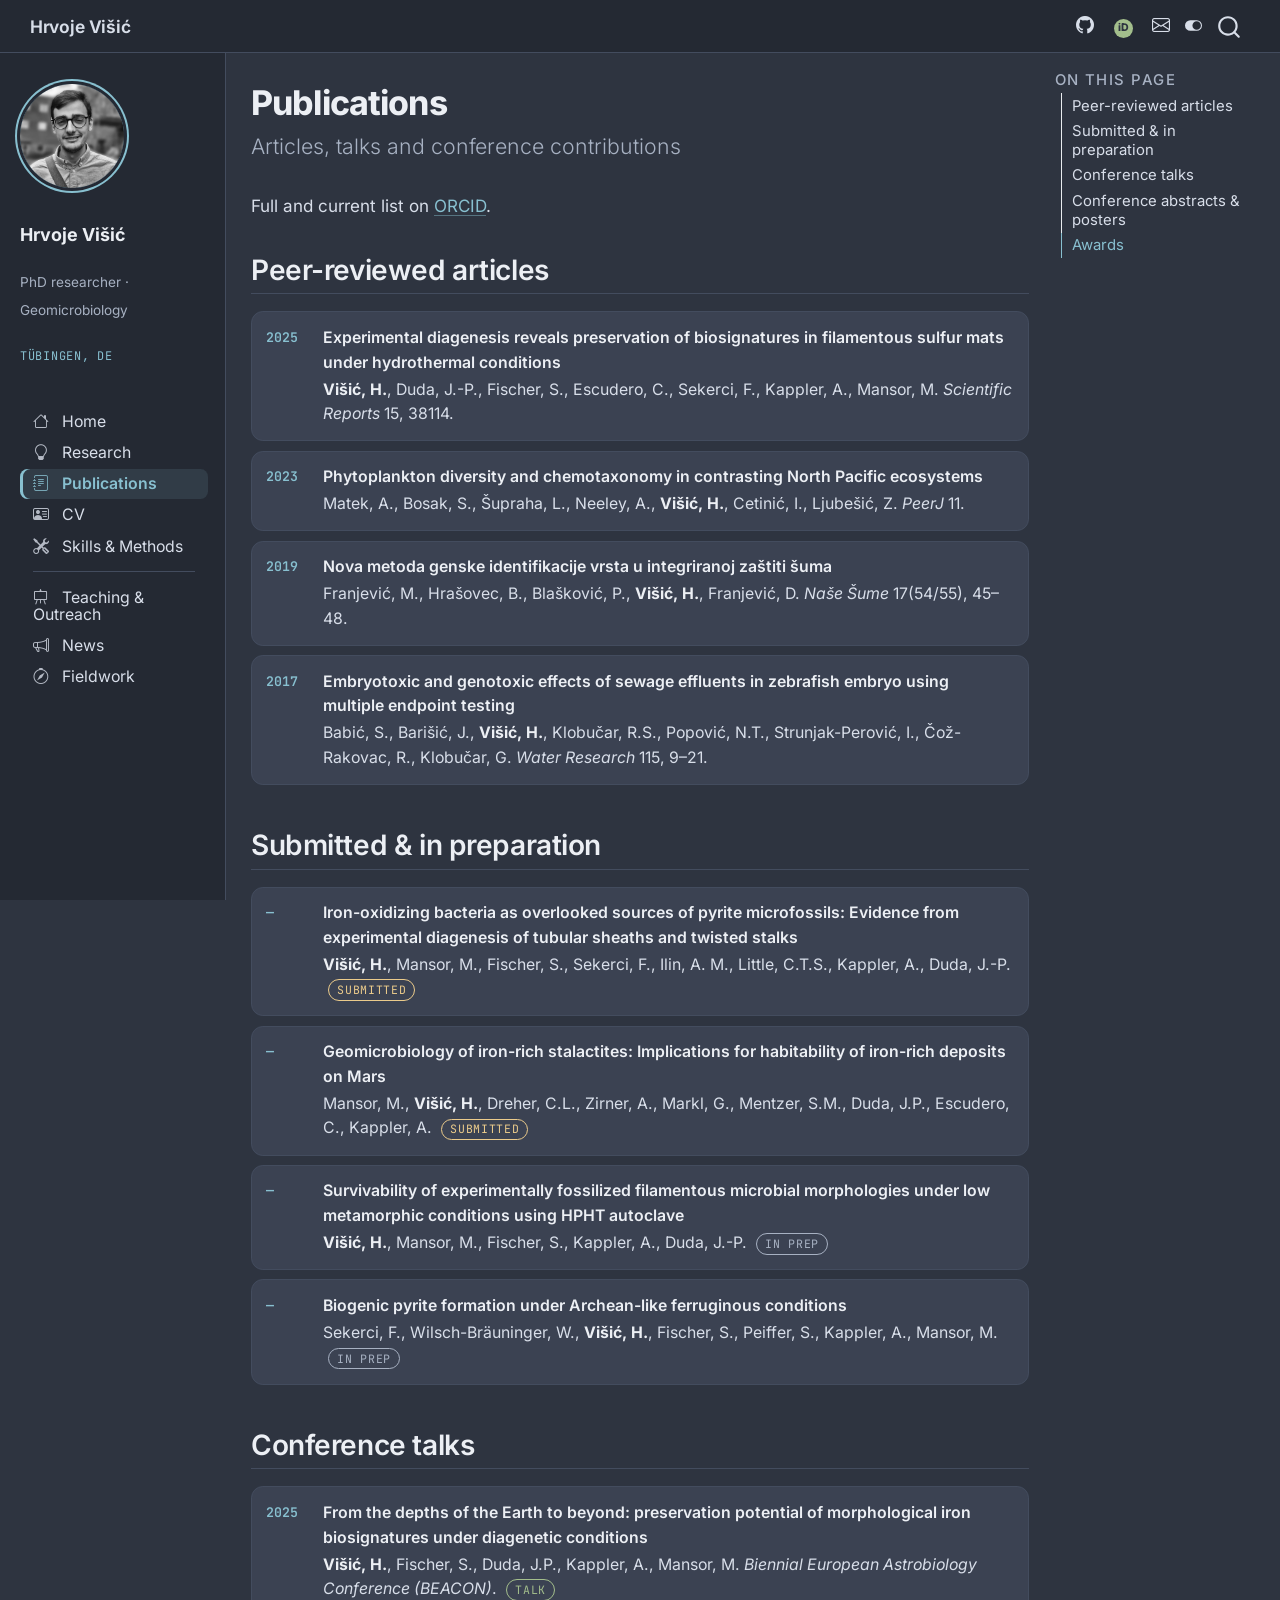
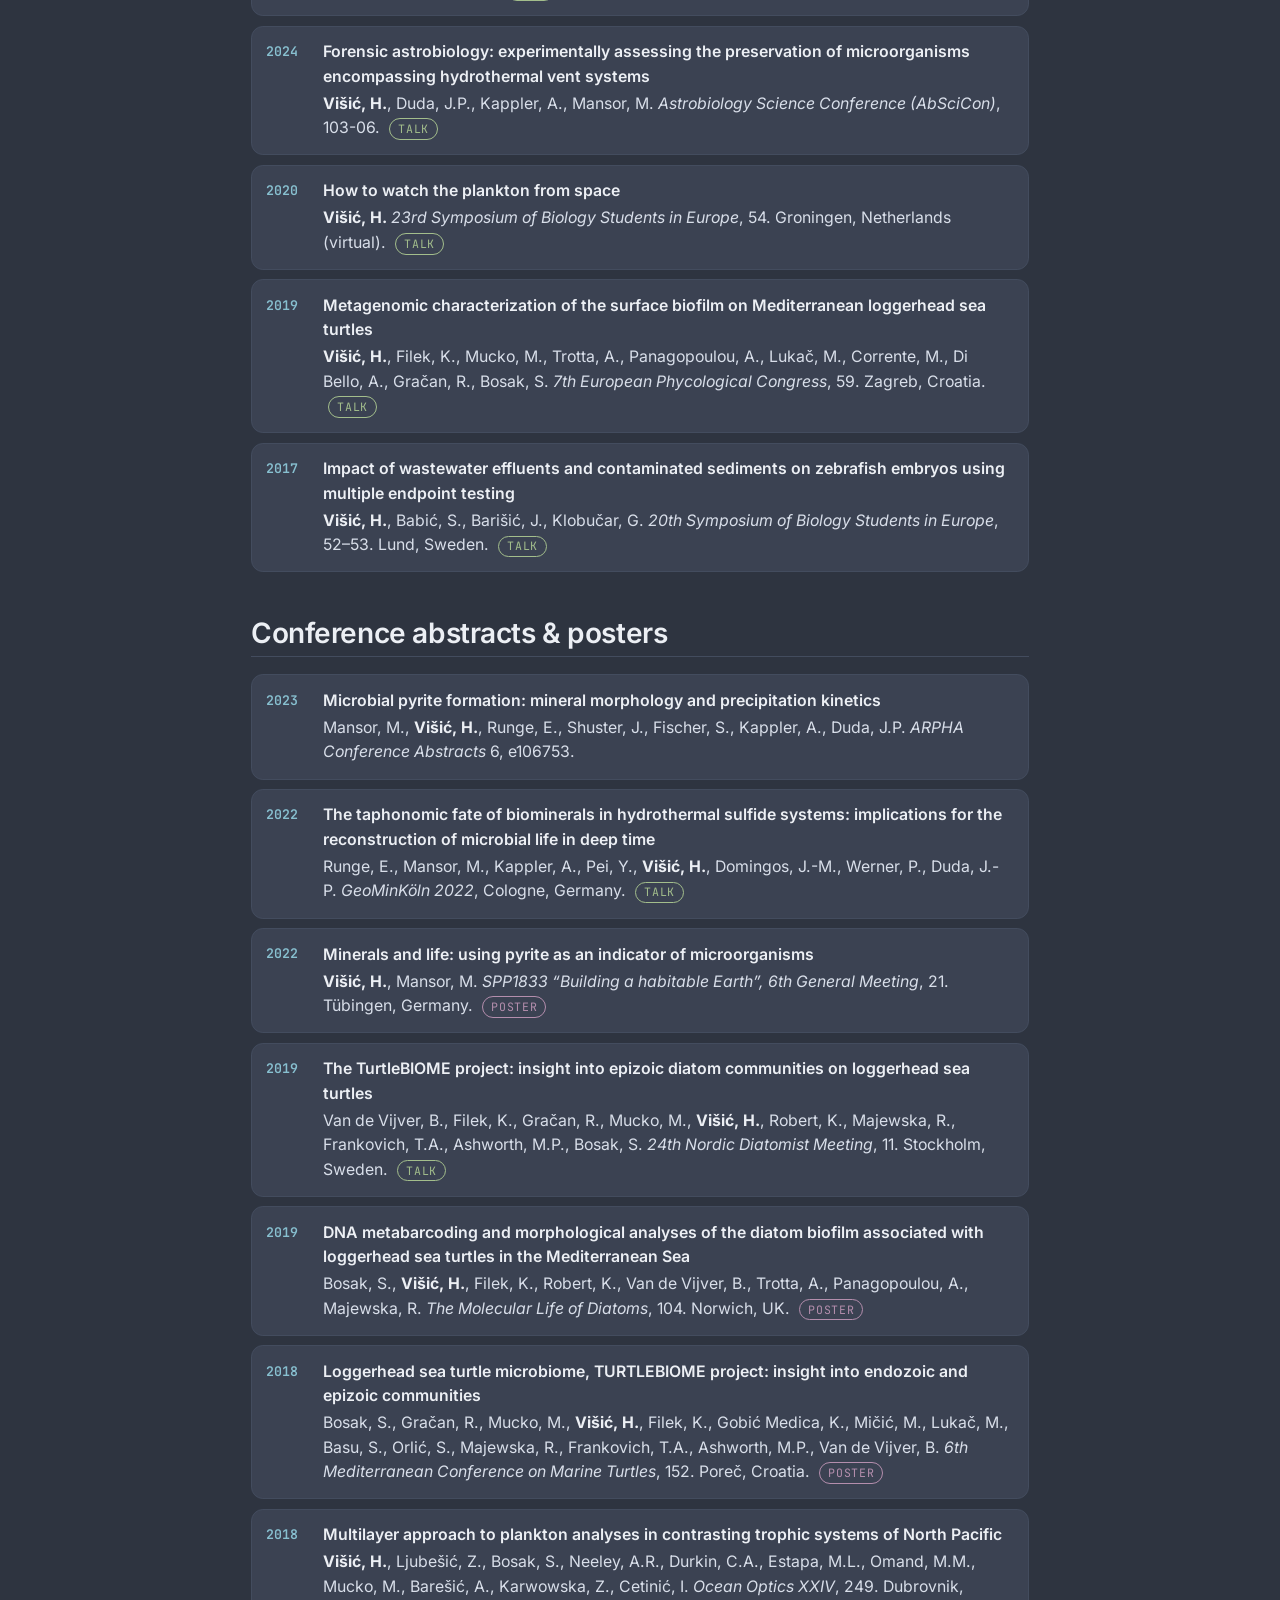
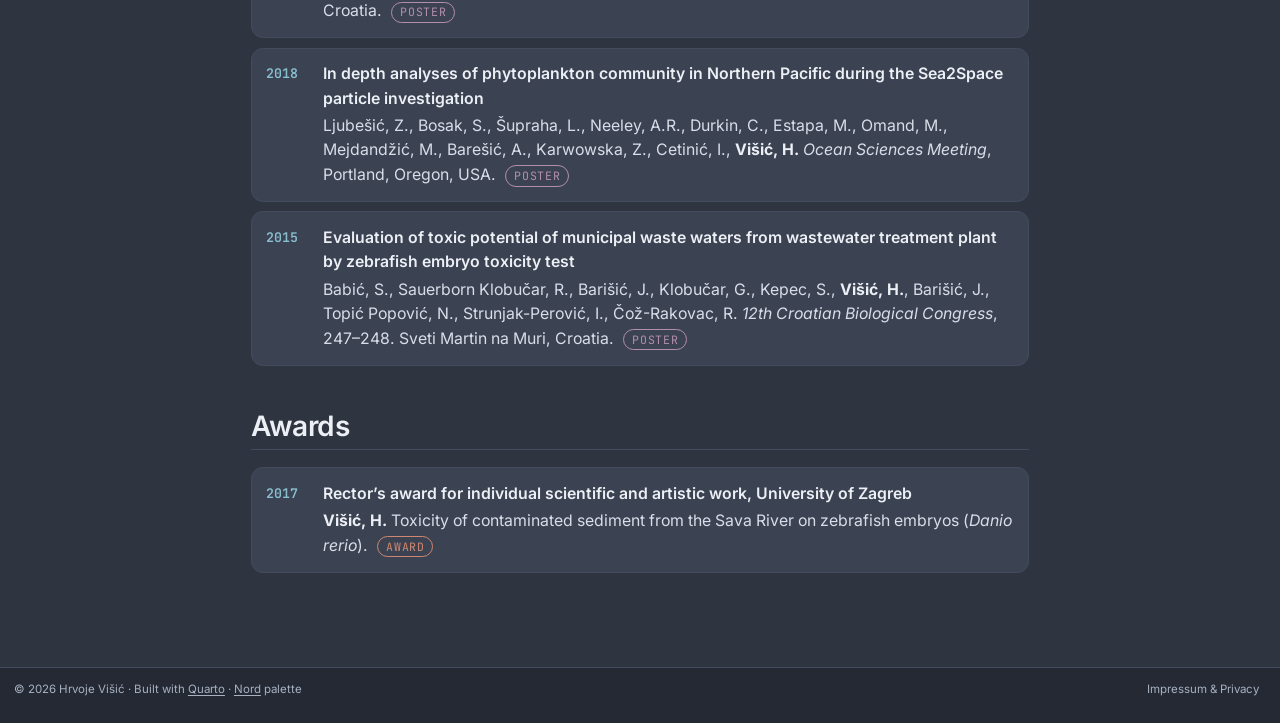
<file: docs/publications.html>
<!DOCTYPE html>
<html xmlns="http://www.w3.org/1999/xhtml" lang="en" xml:lang="en"><head>

<meta charset="utf-8">
<meta name="generator" content="quarto-1.11.9">

<meta name="viewport" content="width=device-width, initial-scale=1.0, user-scalable=yes">

<meta name="description" content="Peer-reviewed articles, conference talks and posters by Hrvoje Višić.">

<title>Publications – Hrvoje Višić</title>
<style>
/* Default styles provided by pandoc.
** See https://pandoc.org/MANUAL.html#variables-for-html for config info.
*/
span.smallcaps{font-variant: small-caps;}
div.columns{display: flex; gap: 1.5em;}
div.column{flex: auto;}
@media screen {
div.columns{gap: min(4vw, 1.5em);}
div.column{overflow-x: auto;}
}
div.hanging-indent{margin-left: 1.5em; text-indent: -1.5em;}
ul.task-list{list-style: none;}
ul.task-list li input[type="checkbox"] {
  width: 0.8em;
  margin: 0 0.8em 0.2em -1em; /* quarto-specific, see https://github.com/quarto-dev/quarto-cli/issues/4556 */ 
  vertical-align: middle;
}
.display.math{display: block; text-align: center; margin: 0.5rem auto;}
</style>


<script src="site_libs/quarto-nav/quarto-nav.js"></script>
<script src="site_libs/quarto-nav/headroom.min.js"></script>
<script src="site_libs/clipboard/clipboard.min.js"></script>
<script src="site_libs/quarto-search/autocomplete.umd.js"></script>
<script src="site_libs/quarto-search/fuse.min.js"></script>
<script src="site_libs/quarto-search/quarto-search.js"></script>
<meta name="quarto:offset" content="./">
<link href="./images/favicon.svg" rel="icon" type="image/svg+xml">
<script src="site_libs/quarto-html/quarto.js" type="module"></script>
<script src="site_libs/quarto-html/tabsets/tabsets.js" type="module"></script>
<script src="site_libs/quarto-html/scrollable-regions/scrollable-regions.js" type="module"></script>
<script src="site_libs/quarto-html/popper.min.js"></script>
<script src="site_libs/quarto-html/tippy.umd.min.js"></script>
<script src="site_libs/quarto-html/anchor.min.js"></script>
<link href="site_libs/quarto-html/tippy.css" rel="stylesheet">
<link href="site_libs/quarto-html/quarto-syntax-highlighting-4bf167443614602e1088f7d6f674998b.css" rel="stylesheet" class="quarto-color-scheme" id="quarto-text-highlighting-styles">
<link href="site_libs/quarto-html/quarto-syntax-highlighting-dark-e2aee5bd4f734bca5199d46d119b6508.css" rel="stylesheet" class="quarto-color-scheme quarto-color-alternate" id="quarto-text-highlighting-styles">
<script src="site_libs/bootstrap/bootstrap.min.js"></script>
<link href="site_libs/bootstrap/bootstrap-icons.css" rel="stylesheet">
<link href="site_libs/bootstrap/bootstrap-a9a83dace3aadc5248856ad7f3377ef6.min.css" rel="stylesheet" append-hash="true" class="quarto-color-scheme" id="quarto-bootstrap" data-mode="light">
<link href="site_libs/bootstrap/bootstrap-dark-e2f8ce4d376cc281504e720a2629dc66.min.css" rel="stylesheet" append-hash="true" class="quarto-color-scheme quarto-color-alternate" id="quarto-bootstrap" data-mode="dark">
<script src="site_libs/quarto-contrib/glightbox/glightbox.min.js"></script>
<link href="site_libs/quarto-contrib/glightbox/glightbox.min.css" rel="stylesheet">
<link href="site_libs/quarto-contrib/glightbox/lightbox.css" rel="stylesheet">
<script id="quarto-search-options" type="application/json">{
  "location": "navbar",
  "copy-button": false,
  "collapse-after": 3,
  "panel-placement": "end",
  "type": "overlay",
  "limit": 50,
  "keyboard-shortcut": [
    "f",
    "/",
    "s"
  ],
  "language": {
    "search-no-results-text": "No results",
    "search-matching-documents-text": "matching documents",
    "search-copy-link-title": "Copy link to search",
    "search-hide-matches-text": "Hide additional matches",
    "search-more-match-text": "more match in this document",
    "search-more-matches-text": "more matches in this document",
    "search-clear-button-title": "Clear",
    "search-text-placeholder": "",
    "search-detached-cancel-button-title": "Cancel",
    "search-submit-button-title": "Submit",
    "search-label": "Search"
  }
}</script>
<style>html{ scroll-behavior: smooth; }</style>


<link rel="stylesheet" href="fonts.css">
<link rel="stylesheet" href="styles.css">
<meta property="og:title" content="Publications – Hrvoje Višić">
<meta property="og:description" content="Peer-reviewed articles, conference talks and posters by Hrvoje Višić.">
<meta property="og:image" content="https://divisici.github.io/images/profile.webp">
<meta property="og:site_name" content="Hrvoje Višić">
</head>

<body class="nav-sidebar docked nav-fixed quarto-dark"><a id="quarto-skip-link" class="visually-hidden-focusable" href="#quarto-document-content">Skip to main content</a><script id="quarto-html-before-body" type="application/javascript">
    const toggleBodyColorMode = (bsSheetEl) => {
      const mode = bsSheetEl.getAttribute("data-mode");
      const bodyEl = window.document.querySelector("body");
      if (mode === "dark") {
        bodyEl.classList.add("quarto-dark");
        bodyEl.classList.remove("quarto-light");
      } else {
        bodyEl.classList.add("quarto-light");
        bodyEl.classList.remove("quarto-dark");
      }
    }
    const toggleBodyColorPrimary = () => {
      const bsSheetEl = window.document.querySelector("link#quarto-bootstrap:not([rel=disabled-stylesheet])");
      if (bsSheetEl) {
        toggleBodyColorMode(bsSheetEl);
      }
    }
    const setColorSchemeToggle = (alternate) => {
      const toggles = window.document.querySelectorAll('.quarto-color-scheme-toggle');
      for (let i=0; i < toggles.length; i++) {
        const toggle = toggles[i];
        if (toggle) {
          toggle.setAttribute("aria-checked", alternate ? "true" : "false");
          if (alternate) {
            toggle.classList.add("alternate");
          } else {
            toggle.classList.remove("alternate");
          }
        }
      }
    };
    const toggleColorMode = (alternate) => {
      // Switch the stylesheets
      const primaryStylesheets = window.document.querySelectorAll('link.quarto-color-scheme:not(.quarto-color-alternate)');
      const alternateStylesheets = window.document.querySelectorAll('link.quarto-color-scheme.quarto-color-alternate');
      manageTransitions('#quarto-margin-sidebar .nav-link', false);
      if (alternate) {
        // note: dark is layered on light, we don't disable primary!
        enableStylesheet(alternateStylesheets);
        for (const sheetNode of alternateStylesheets) {
          if (sheetNode.id === "quarto-bootstrap") {
            toggleBodyColorMode(sheetNode);
          }
        }
      } else {
        disableStylesheet(alternateStylesheets);
        enableStylesheet(primaryStylesheets)
        toggleBodyColorPrimary();
      }
      manageTransitions('#quarto-margin-sidebar .nav-link', true);
      // Switch the toggles
      setColorSchemeToggle(alternate)
    }
    // Hack to workaround the fact that safari doesn't
    // properly recolor the scrollbar when toggling (#1455).
    // Not run on load: stylesheets are set before first paint there, and
    // scrolling would undo the scroll to a URL fragment (#14973).
    // The one pixel nudge keeps the reader where they were.
    const refreshSafariScrollbar = () => {
      if (navigator.userAgent.indexOf('Safari') > 0 && navigator.userAgent.indexOf('Chrome') == -1) {
        manageTransitions("body", false);
        const scrollY = window.scrollY;
        window.scrollTo(0, scrollY > 0 ? scrollY - 1 : 1);
        setTimeout(() => {
          window.scrollTo(0, scrollY);
          manageTransitions("body", true);
        }, 40);
      }
    }
    const disableStylesheet = (stylesheets) => {
      for (let i=0; i < stylesheets.length; i++) {
        const stylesheet = stylesheets[i];
        stylesheet.rel = 'disabled-stylesheet';
      }
    }
    const enableStylesheet = (stylesheets) => {
      for (let i=0; i < stylesheets.length; i++) {
        const stylesheet = stylesheets[i];
        if(stylesheet.rel !== 'stylesheet') { // for Chrome, which will still FOUC without this check
          stylesheet.rel = 'stylesheet';
        }
      }
    }
    const manageTransitions = (selector, allowTransitions) => {
      const els = window.document.querySelectorAll(selector);
      for (let i=0; i < els.length; i++) {
        const el = els[i];
        if (allowTransitions) {
          el.classList.remove('notransition');
        } else {
          el.classList.add('notransition');
        }
      }
    }
    const isFileUrl = () => {
      return window.location.protocol === 'file:';
    }
    const hasAlternateSentinel = () => {
      let styleSentinel = getColorSchemeSentinel();
      if (styleSentinel !== null) {
        return styleSentinel === "alternate";
      } else {
        return false;
      }
    }
    const setStyleSentinel = (alternate) => {
      const value = alternate ? "alternate" : "default";
      if (!isFileUrl()) {
        window.localStorage.setItem("quarto-color-scheme", value);
      } else {
        localAlternateSentinel = value;
      }
    }
    const getColorSchemeSentinel = () => {
      if (!isFileUrl()) {
        const storageValue = window.localStorage.getItem("quarto-color-scheme");
        return storageValue != null ? storageValue : localAlternateSentinel;
      } else {
        return localAlternateSentinel;
      }
    }
    const toggleGiscusIfUsed = (isAlternate, darkModeDefault) => {
      const baseTheme = document.querySelector('#giscus-base-theme')?.value ?? 'light';
      const alternateTheme = document.querySelector('#giscus-alt-theme')?.value ?? 'dark';
      let newTheme = '';
      if(authorPrefersDark) {
        newTheme = isAlternate ? baseTheme : alternateTheme;
      } else {
        newTheme = isAlternate ? alternateTheme : baseTheme;
      }
      const changeGiscusTheme = () => {
        // From: https://github.com/giscus/giscus/issues/336
        const sendMessage = (message) => {
          const iframe = document.querySelector('iframe.giscus-frame');
          if (!iframe) return;
          iframe.contentWindow.postMessage({ giscus: message }, 'https://giscus.app');
        }
        sendMessage({
          setConfig: {
            theme: newTheme
          }
        });
      }
      const isGiscussLoaded = window.document.querySelector('iframe.giscus-frame') !== null;
      if (isGiscussLoaded) {
        changeGiscusTheme();
      }
    };
    const authorPrefersDark = true;
    const darkModeDefault = authorPrefersDark;
    let localAlternateSentinel = darkModeDefault ? 'alternate' : 'default';
    // Dark / light mode switch
    window.quartoToggleColorScheme = () => {
      // Read the current dark / light value
      let toAlternate = !hasAlternateSentinel();
      toggleColorMode(toAlternate);
      refreshSafariScrollbar();
      setStyleSentinel(toAlternate);
      toggleGiscusIfUsed(toAlternate, darkModeDefault);
      window.dispatchEvent(new Event('resize'));
    };
    // Switch to dark mode if need be
    if (hasAlternateSentinel()) {
      toggleColorMode(true);
    } else {
      toggleColorMode(false);
    }
  </script>

<div id="quarto-search-results"></div>
  <header id="quarto-header" class="headroom fixed-top">
    <nav class="navbar navbar-expand " data-bs-theme="dark" aria-label="Site">
      <div class="navbar-container container-fluid">
      <div class="navbar-brand-container mx-auto">
    <a class="navbar-brand" href="./index.html">
    <span class="navbar-title">Hrvoje Višić</span>
    </a>
  </div>
          <ul class="navbar-nav navbar-nav-scroll ms-auto">
  <li class="nav-item compact">
    <a class="nav-link" href="https://github.com/DiVisici"> <i class="bi bi-github" role="img" aria-label="GitHub">
</i> 
<span class="menu-text"></span></a>
  </li>  
  <li class="nav-item">
    <a class="nav-link" href="https://orcid.org/0000-0003-0406-5330"> 
<span class="menu-text">iD</span></a>
  </li>  
  <li class="nav-item compact">
    <a class="nav-link" href="mailto:hrvoje.visic@uni-tuebingen.de"> <i class="bi bi-envelope" role="img" aria-label="Email">
</i> 
<span class="menu-text"></span></a>
  </li>  
</ul>
          <div class="quarto-navbar-tools">
  <button type="button" role="switch" aria-checked="false" class="quarto-color-scheme-toggle quarto-navigation-tool  px-1" onclick="window.quartoToggleColorScheme(); return false;" title="Toggle dark mode" aria-label="Toggle dark mode"><i class="bi"></i></button>
</div>
            <div id="quarto-search" class="" title="Search"></div>
      </div> <!-- /container-fluid -->
    </nav>
  <nav class="quarto-secondary-nav" aria-label="Toolbar">
    <div class="container-fluid d-flex">
      <button type="button" class="quarto-btn-toggle btn" data-bs-toggle="collapse" role="button" data-bs-target=".quarto-sidebar-collapse-item" aria-controls="quarto-sidebar" aria-expanded="false" aria-label="Toggle sidebar navigation" onclick="if (window.quartoToggleHeadroom) { window.quartoToggleHeadroom(); }">
        <i class="bi bi-layout-text-sidebar-reverse"></i>
      </button>
        <a class="flex-grow-1 no-decor" data-bs-toggle="collapse" data-bs-target=".quarto-sidebar-collapse-item" onclick="if (window.quartoToggleHeadroom) { window.quartoToggleHeadroom(); }">      
          <h1 class="quarto-secondary-nav-title">Publications</h1>
        </a>     
    </div>
  </nav>
</header>
<!-- content -->
<div id="quarto-content" class="quarto-container page-columns page-rows-contents page-layout-article page-navbar">
<!-- sidebar -->
  <nav id="quarto-sidebar" class="sidebar collapse collapse-horizontal quarto-sidebar-collapse-item sidebar-navigation docked overflow-auto" aria-label="Section"><div class="quarto-sidebar-header"><div class="sidebar-header-item">
<p><a href="./images/profile.webp" class="lightbox" data-gallery="quarto-lightbox-gallery-1"><img src="./images/profile.webp" class="hv-side-avatar img-fluid" alt="Portrait of Hrvoje Višić"></a></p>
<p><span class="hv-side-name">Hrvoje Višić</span></p>
<p><span class="hv-side-role">PhD researcher · Geomicrobiology</span></p>
<p><span class="hv-side-place">Tübingen, DE</span></p>
</div></div>
    <div class="sidebar-menu-container"> 
    <ul class="list-unstyled mt-1">
        <li class="sidebar-item">
  <div class="sidebar-item-container"> 
  <a href="./index.html" class="sidebar-item-text sidebar-link"><i class="bi bi-house" role="img">
</i> 
 <span class="menu-text">Home</span></a>
  </div>
</li>
        <li class="sidebar-item">
  <div class="sidebar-item-container"> 
  <a href="./research.html" class="sidebar-item-text sidebar-link"><i class="bi bi-lightbulb" role="img">
</i> 
 <span class="menu-text">Research</span></a>
  </div>
</li>
        <li class="sidebar-item">
  <div class="sidebar-item-container"> 
  <a href="./publications.html" class="sidebar-item-text sidebar-link active"><i class="bi bi-journal-text" role="img">
</i> 
 <span class="menu-text">Publications</span></a>
  </div>
</li>
        <li class="sidebar-item">
  <div class="sidebar-item-container"> 
  <a href="./cv.html" class="sidebar-item-text sidebar-link"><i class="bi bi-person-vcard" role="img">
</i> 
 <span class="menu-text">CV</span></a>
  </div>
</li>
        <li class="sidebar-item">
  <div class="sidebar-item-container"> 
  <a href="./skills.html" class="sidebar-item-text sidebar-link"><i class="bi bi-tools" role="img">
</i> 
 <span class="menu-text">Skills &amp; Methods</span></a>
  </div>
</li>
        <li class="px-0"><hr class="sidebar-divider hi "></li>
        <li class="sidebar-item">
  <div class="sidebar-item-container"> 
  <a href="./teaching.html" class="sidebar-item-text sidebar-link"><i class="bi bi-easel" role="img">
</i> 
 <span class="menu-text">Teaching &amp; Outreach</span></a>
  </div>
</li>
        <li class="sidebar-item">
  <div class="sidebar-item-container"> 
  <a href="./news.html" class="sidebar-item-text sidebar-link"><i class="bi bi-megaphone" role="img">
</i> 
 <span class="menu-text">News</span></a>
  </div>
</li>
        <li class="sidebar-item">
  <div class="sidebar-item-container"> 
  <a href="./fieldwork.html" class="sidebar-item-text sidebar-link"><i class="bi bi-compass" role="img">
</i> 
 <span class="menu-text">Fieldwork</span></a>
  </div>
</li>
    </ul>
    </div>
</nav>
<div id="quarto-sidebar-glass" class="quarto-sidebar-collapse-item" data-bs-toggle="collapse" data-bs-target=".quarto-sidebar-collapse-item"></div>
<!-- margin-sidebar -->
    <div id="quarto-margin-sidebar" class="sidebar margin-sidebar">
        <nav id="TOC" role="doc-toc" aria-labelledby="toc-title" class="toc-active">
    <h2 id="toc-title">On this page</h2>
   
  <ul class="collapse">
  <li><a href="#peer-reviewed-articles" id="toc-peer-reviewed-articles" class="nav-link active" data-scroll-target="#peer-reviewed-articles">Peer-reviewed articles</a></li>
  <li><a href="#submitted-in-preparation" id="toc-submitted-in-preparation" class="nav-link" data-scroll-target="#submitted-in-preparation">Submitted &amp; in preparation</a></li>
  <li><a href="#conference-talks" id="toc-conference-talks" class="nav-link" data-scroll-target="#conference-talks">Conference talks</a></li>
  <li><a href="#conference-abstracts-posters" id="toc-conference-abstracts-posters" class="nav-link" data-scroll-target="#conference-abstracts-posters">Conference abstracts &amp; posters</a></li>
  <li><a href="#awards" id="toc-awards" class="nav-link" data-scroll-target="#awards">Awards</a></li>
  </ul>
</nav>
    </div>
<!-- main -->
<main class="content" id="quarto-document-content" tabindex="-1">


<header id="title-block-header" class="quarto-title-block default">
<div class="quarto-title">
<h1 class="title d-none d-lg-block">Publications</h1>
<p class="subtitle lead">Articles, talks and conference contributions</p>
</div>

<div>
  <div class="description">
    Peer-reviewed articles, conference talks and posters by Hrvoje Višić.
  </div>
</div>


<div class="quarto-title-meta">

    
  
    
  </div>
  


</header>


<p>Full and current list on <a href="https://orcid.org/0000-0003-0406-5330">ORCID</a>.</p>
<!-- To add a DOI link, wrap the title: [Title](https://doi.org/10.xxxx/xxxxx){.hv-ptitle} -->
<section id="peer-reviewed-articles" class="level2">
<h2 class="anchored" data-anchor-id="peer-reviewed-articles">Peer-reviewed articles</h2>
<div class="hv-pubs">
<ul>
<li><p><span class="hv-year">2025</span> <span class="hv-ptitle">Experimental diagenesis reveals preservation of biosignatures in filamentous sulfur mats under hydrothermal conditions</span> <strong>Višić, H.</strong>, Duda, J.-P., Fischer, S., Escudero, C., Sekerci, F., Kappler, A., Mansor, M. <em>Scientific Reports</em> 15, 38114.</p></li>
<li><p><span class="hv-year">2023</span> <span class="hv-ptitle">Phytoplankton diversity and chemotaxonomy in contrasting North Pacific ecosystems</span> Matek, A., Bosak, S., Šupraha, L., Neeley, A., <strong>Višić, H.</strong>, Cetinić, I., Ljubešić, Z. <em>PeerJ</em> 11.</p></li>
<li><p><span class="hv-year">2019</span> <span class="hv-ptitle">Nova metoda genske identifikacije vrsta u integriranoj zaštiti šuma</span> Franjević, M., Hrašovec, B., Blašković, P., <strong>Višić, H.</strong>, Franjević, D. <em>Naše Šume</em> 17(54/55), 45–48.</p></li>
<li><p><span class="hv-year">2017</span> <span class="hv-ptitle">Embryotoxic and genotoxic effects of sewage effluents in zebrafish embryo using multiple endpoint testing</span> Babić, S., Barišić, J., <strong>Višić, H.</strong>, Klobučar, R.S., Popović, N.T., Strunjak-Perović, I., Čož-Rakovac, R., Klobučar, G. <em>Water Research</em> 115, 9–21.</p></li>
</ul>
</div>
</section>
<section id="submitted-in-preparation" class="level2">
<h2 class="anchored" data-anchor-id="submitted-in-preparation">Submitted &amp; in preparation</h2>
<div class="hv-pubs">
<ul>
<li><p><span class="hv-year">—</span> <span class="hv-ptitle">Iron-oxidizing bacteria as overlooked sources of pyrite microfossils: Evidence from experimental diagenesis of tubular sheaths and twisted stalks</span> <strong>Višić, H.</strong>, Mansor, M., Fischer, S., Sekerci, F., Ilin, A. M., Little, C.T.S., Kappler, A., Duda, J.-P. <span class="hv-status submitted">submitted</span></p></li>
<li><p><span class="hv-year">—</span> <span class="hv-ptitle">Geomicrobiology of iron-rich stalactites: Implications for habitability of iron-rich deposits on Mars</span> Mansor, M., <strong>Višić, H.</strong>, Dreher, C.L., Zirner, A., Markl, G., Mentzer, S.M., Duda, J.P., Escudero, C., Kappler, A. <span class="hv-status submitted">submitted</span></p></li>
<li><p><span class="hv-year">—</span> <span class="hv-ptitle">Survivability of experimentally fossilized filamentous microbial morphologies under low metamorphic conditions using HPHT autoclave</span> <strong>Višić, H.</strong>, Mansor, M., Fischer, S., Kappler, A., Duda, J.-P. <span class="hv-status prep">in prep</span></p></li>
<li><p><span class="hv-year">—</span> <span class="hv-ptitle">Biogenic pyrite formation under Archean-like ferruginous conditions</span> Sekerci, F., Wilsch-Bräuninger, W., <strong>Višić, H.</strong>, Fischer, S., Peiffer, S., Kappler, A., Mansor, M. <span class="hv-status prep">in prep</span></p></li>
</ul>
</div>
</section>
<section id="conference-talks" class="level2">
<h2 class="anchored" data-anchor-id="conference-talks">Conference talks</h2>
<div class="hv-pubs">
<ul>
<li><p><span class="hv-year">2025</span> <span class="hv-ptitle">From the depths of the Earth to beyond: preservation potential of morphological iron biosignatures under diagenetic conditions</span> <strong>Višić, H.</strong>, Fischer, S., Duda, J.P., Kappler, A., Mansor, M. <em>Biennial European Astrobiology Conference (BEACON)</em>. <span class="hv-status oral">talk</span></p></li>
<li><p><span class="hv-year">2024</span> <span class="hv-ptitle">Forensic astrobiology: experimentally assessing the preservation of microorganisms encompassing hydrothermal vent systems</span> <strong>Višić, H.</strong>, Duda, J.P., Kappler, A., Mansor, M. <em>Astrobiology Science Conference (AbSciCon)</em>, 103-06. <span class="hv-status oral">talk</span></p></li>
<li><p><span class="hv-year">2020</span> <span class="hv-ptitle">How to watch the plankton from space</span> <strong>Višić, H.</strong> <em>23rd Symposium of Biology Students in Europe</em>, 54. Groningen, Netherlands (virtual). <span class="hv-status oral">talk</span></p></li>
<li><p><span class="hv-year">2019</span> <span class="hv-ptitle">Metagenomic characterization of the surface biofilm on Mediterranean loggerhead sea turtles</span> <strong>Višić, H.</strong>, Filek, K., Mucko, M., Trotta, A., Panagopoulou, A., Lukač, M., Corrente, M., Di Bello, A., Gračan, R., Bosak, S. <em>7th European Phycological Congress</em>, 59. Zagreb, Croatia. <span class="hv-status oral">talk</span></p></li>
<li><p><span class="hv-year">2017</span> <span class="hv-ptitle">Impact of wastewater effluents and contaminated sediments on zebrafish embryos using multiple endpoint testing</span> <strong>Višić, H.</strong>, Babić, S., Barišić, J., Klobučar, G. <em>20th Symposium of Biology Students in Europe</em>, 52–53. Lund, Sweden. <span class="hv-status oral">talk</span></p></li>
</ul>
</div>
</section>
<section id="conference-abstracts-posters" class="level2">
<h2 class="anchored" data-anchor-id="conference-abstracts-posters">Conference abstracts &amp; posters</h2>
<div class="hv-pubs">
<ul>
<li><p><span class="hv-year">2023</span> <span class="hv-ptitle">Microbial pyrite formation: mineral morphology and precipitation kinetics</span> Mansor, M., <strong>Višić, H.</strong>, Runge, E., Shuster, J., Fischer, S., Kappler, A., Duda, J.P. <em>ARPHA Conference Abstracts</em> 6, e106753.</p></li>
<li><p><span class="hv-year">2022</span> <span class="hv-ptitle">The taphonomic fate of biominerals in hydrothermal sulfide systems: implications for the reconstruction of microbial life in deep time</span> Runge, E., Mansor, M., Kappler, A., Pei, Y., <strong>Višić, H.</strong>, Domingos, J.-M., Werner, P., Duda, J.-P. <em>GeoMinKöln 2022</em>, Cologne, Germany. <span class="hv-status oral">talk</span></p></li>
<li><p><span class="hv-year">2022</span> <span class="hv-ptitle">Minerals and life: using pyrite as an indicator of microorganisms</span> <strong>Višić, H.</strong>, Mansor, M. <em>SPP1833 “Building a habitable Earth”, 6th General Meeting</em>, 21. Tübingen, Germany. <span class="hv-status poster">poster</span></p></li>
<li><p><span class="hv-year">2019</span> <span class="hv-ptitle">The TurtleBIOME project: insight into epizoic diatom communities on loggerhead sea turtles</span> Van de Vijver, B., Filek, K., Gračan, R., Mucko, M., <strong>Višić, H.</strong>, Robert, K., Majewska, R., Frankovich, T.A., Ashworth, M.P., Bosak, S. <em>24th Nordic Diatomist Meeting</em>, 11. Stockholm, Sweden. <span class="hv-status oral">talk</span></p></li>
<li><p><span class="hv-year">2019</span> <span class="hv-ptitle">DNA metabarcoding and morphological analyses of the diatom biofilm associated with loggerhead sea turtles in the Mediterranean Sea</span> Bosak, S., <strong>Višić, H.</strong>, Filek, K., Robert, K., Van de Vijver, B., Trotta, A., Panagopoulou, A., Majewska, R. <em>The Molecular Life of Diatoms</em>, 104. Norwich, UK. <span class="hv-status poster">poster</span></p></li>
<li><p><span class="hv-year">2018</span> <span class="hv-ptitle">Loggerhead sea turtle microbiome, TURTLEBIOME project: insight into endozoic and epizoic communities</span> Bosak, S., Gračan, R., Mucko, M., <strong>Višić, H.</strong>, Filek, K., Gobić Medica, K., Mičić, M., Lukač, M., Basu, S., Orlić, S., Majewska, R., Frankovich, T.A., Ashworth, M.P., Van de Vijver, B. <em>6th Mediterranean Conference on Marine Turtles</em>, 152. Poreč, Croatia. <span class="hv-status poster">poster</span></p></li>
<li><p><span class="hv-year">2018</span> <span class="hv-ptitle">Multilayer approach to plankton analyses in contrasting trophic systems of North Pacific</span> <strong>Višić, H.</strong>, Ljubešić, Z., Bosak, S., Neeley, A.R., Durkin, C.A., Estapa, M.L., Omand, M.M., Mucko, M., Barešić, A., Karwowska, Z., Cetinić, I. <em>Ocean Optics XXIV</em>, 249. Dubrovnik, Croatia. <span class="hv-status poster">poster</span></p></li>
<li><p><span class="hv-year">2018</span> <span class="hv-ptitle">In depth analyses of phytoplankton community in Northern Pacific during the Sea2Space particle investigation</span> Ljubešić, Z., Bosak, S., Šupraha, L., Neeley, A.R., Durkin, C., Estapa, M., Omand, M., Mejdandžić, M., Barešić, A., Karwowska, Z., Cetinić, I., <strong>Višić, H.</strong> <em>Ocean Sciences Meeting</em>, Portland, Oregon, USA. <span class="hv-status poster">poster</span></p></li>
<li><p><span class="hv-year">2015</span> <span class="hv-ptitle">Evaluation of toxic potential of municipal waste waters from wastewater treatment plant by zebrafish embryo toxicity test</span> Babić, S., Sauerborn Klobučar, R., Barišić, J., Klobučar, G., Kepec, S., <strong>Višić, H.</strong>, Barišić, J., Topić Popović, N., Strunjak-Perović, I., Čož-Rakovac, R. <em>12th Croatian Biological Congress</em>, 247–248. Sveti Martin na Muri, Croatia. <span class="hv-status poster">poster</span></p></li>
</ul>
</div>
</section>
<section id="awards" class="level2">
<h2 class="anchored" data-anchor-id="awards">Awards</h2>
<div class="hv-pubs">
<ul>
<li><span class="hv-year">2017</span> <span class="hv-ptitle">Rector’s award for individual scientific and artistic work, University of Zagreb</span> <strong>Višić, H.</strong> Toxicity of contaminated sediment from the Sava River on zebrafish embryos (<em>Danio rerio</em>). <span class="hv-status award">award</span></li>
</ul>
</div>


</section>

<a onclick="window.scrollTo(0, 0); return false;" role="button" id="quarto-back-to-top"><i class="bi bi-arrow-up"></i> Back to top</a></main> <!-- /main -->
<script id="quarto-html-after-body" type="application/javascript">
  window.document.addEventListener("DOMContentLoaded", function (event) {
    // Ensure there is a toggle, if there isn't float one in the top right
    if (window.document.querySelector('.quarto-color-scheme-toggle') === null) {
      const toggle = window.document.createElement('button');
      toggle.type = "button";
      toggle.setAttribute("role", "switch");
      toggle.setAttribute("aria-checked", "false");
      toggle.classList.add('top-right');
      toggle.classList.add('quarto-color-scheme-toggle');
      toggle.setAttribute("aria-label", "Toggle dark mode");
      toggle.onclick = function() { try { window.quartoToggleColorScheme(); } catch {} return false; };
      const i = window.document.createElement("i");
      i.classList.add('bi');
      toggle.appendChild(i);
      // Put the toggle in a landmark of its own, so that landmark navigation
      // can reach it.
      //
      // The container is always a fresh direct child of body, and the toggle is
      // never moved into page furniture that the theme or the author controls.
      // The toggle is positioned against the page, so any ancestor that
      // establishes a containing block captures it: a positioned element or a
      // grid for position: absolute, and transform, filter, will-change or
      // contain for position: fixed. A direct child of body has none of these
      // to inherit, and the shift when one appears is silent and visual.
      //
      // ARIA says a document should have at most one banner, and axe reports a
      // duplicate whether or not the banners carry distinct labels. So use a
      // header when the page has no banner yet, and a named region otherwise.
      //
      // A header is a banner wherever it sits, unless it is inside sectioning
      // content, so this cannot just look at the children of body: a custom
      // page layout wraps the title block header in a plain div. An explicit
      // role="banner" always counts.
      const sectioning = 'article, aside, main, nav, section, [role="article"], [role="complementary"], [role="main"], [role="navigation"], [role="region"]';
      const hasBanner = Array.from(
        window.document.querySelectorAll('header:not([role]), [role="banner"]')
      ).some(function(el) {
        return el.hasAttribute("role") || el.closest(sectioning) === null;
      });
      const container = window.document.createElement(hasBanner ? "div" : "header");
      if (hasBanner) {
        container.setAttribute("role", "region");
        container.setAttribute("aria-label", "Toggle dark mode");
      }
      container.classList.add('quarto-color-scheme-toggle-container');
      container.appendChild(toggle);
      window.document.body.appendChild(container);
    }
    setColorSchemeToggle(hasAlternateSentinel())
    const icon = "";
    const anchorJS = new window.AnchorJS();
    anchorJS.options = {
      placement: 'right',
      icon: icon
    };
    anchorJS.add('.anchored');
    const isCodeAnnotation = (el) => {
      for (const clz of el.classList) {
        if (clz.startsWith('code-annotation-')) {                     
          return true;
        }
      }
      return false;
    }
    const onCopySuccess = function(e) {
      // button target
      const button = e.trigger;
      // don't keep focus
      button.blur();
      // flash "checked"
      button.classList.add('code-copy-button-checked');
      var currentTitle = button.getAttribute("title");
      button.setAttribute("title", "Copied!");
      let tooltip;
      if (window.bootstrap) {
        button.setAttribute("data-bs-toggle", "tooltip");
        button.setAttribute("data-bs-placement", "left");
        button.setAttribute("data-bs-title", "Copied!");
        tooltip = new bootstrap.Tooltip(button, 
          { trigger: "manual", 
            customClass: "code-copy-button-tooltip",
            offset: [0, -8]});
        tooltip.show();    
      }
      setTimeout(function() {
        if (tooltip) {
          tooltip.hide();
          button.removeAttribute("data-bs-title");
          button.removeAttribute("data-bs-toggle");
          button.removeAttribute("data-bs-placement");
        }
        button.setAttribute("title", currentTitle);
        button.classList.remove('code-copy-button-checked');
      }, 1000);
      // clear code selection
      e.clearSelection();
    }
    const getTextToCopy = function(trigger) {
      const outerScaffold = trigger.parentElement.cloneNode(true);
      const codeEl = outerScaffold.querySelector('code');
      for (const childEl of codeEl.children) {
        if (isCodeAnnotation(childEl)) {
          childEl.remove();
        }
      }
      return codeEl.innerText;
    }
    const clipboard = new window.ClipboardJS('.code-copy-button:not([data-in-quarto-modal])', {
      text: getTextToCopy
    });
    clipboard.on('success', onCopySuccess);
    if (window.document.getElementById('quarto-embedded-source-code-modal')) {
      const clipboardModal = new window.ClipboardJS('.code-copy-button[data-in-quarto-modal]', {
        text: getTextToCopy,
        container: window.document.getElementById('quarto-embedded-source-code-modal')
      });
      clipboardModal.on('success', onCopySuccess);
    }
      var localhostRegex = new RegExp(/^(?:http|https):\/\/localhost\:?[0-9]*\//);
      var mailtoRegex = new RegExp(/^mailto:/);
        var filterRegex = new RegExp("https:\/\/divisici\.github\.io");
      const newWindowLabel = "(opens in a new tab)";
      const newWindowNoteId = "quarto-ext-newwindow-label";
      // Links reference one hidden label through aria-describedby, so the
      // announcement never changes their accessible name.
      var describeNewWindow = (link) => {
        if (!window.document.getElementById(newWindowNoteId)) {
          var newWindowNote = window.document.createElement("span");
          newWindowNote.id = newWindowNoteId;
          newWindowNote.hidden = true;
          newWindowNote.textContent = newWindowLabel;
          window.document.body.appendChild(newWindowNote);
        }
        var describedBy = (link.getAttribute("aria-describedby") || "").split(/\s+/).filter(Boolean);
        if (!describedBy.includes(newWindowNoteId)) {
          describedBy.push(newWindowNoteId);
          link.setAttribute("aria-describedby", describedBy.join(" "));
        }
      }
      var isInternal = (href) => {
          return filterRegex.test(href) || localhostRegex.test(href) || mailtoRegex.test(href);
      }
      // Inspect non-navigation links and adorn them if external
      window.quartoDecorateExternalLinks = function (root) {
     var links = (root || window.document).querySelectorAll('a[href]:not(.nav-link):not(.navbar-brand):not(.toc-action):not(.sidebar-link):not(.sidebar-item-toggle):not(.pagination-link):not(.no-external):not([aria-hidden]):not(.dropdown-item):not(.quarto-navigation-tool):not(.about-link)');
      for (var i=0; i<links.length; i++) {
        const link = links[i];
        if (!isInternal(link.href)) {
          // undo the damage that might have been done by quarto-nav.js in the case of
          // links that we want to consider external
          if (link.dataset.originalHref !== undefined) {
            link.href = link.dataset.originalHref;
          }
            // target, if specified
            link.setAttribute("target", "_blank");
            if (link.getAttribute("rel") === null) {
              link.setAttribute("rel", "noopener");
            }
            describeNewWindow(link);
          if (!link.classList.contains('no-external-icon')) {
          }
        }
      }
      };
      window.quartoDecorateExternalLinks(window.document);
    // Esc closes the popup (WCAG 1.4.13) and focus leaving both trigger and
    // popup closes it (WCAG 2.4.11); tippy handles neither for interactive popups.
    const hideOnEscAndFocusOut = {
      name: 'hideOnEscAndFocusOut',
      defaultValue: true,
      fn(instance) {
        const dismiss = () => {
          // A show scheduled by the trigger delay would otherwise reopen it
          instance.clearDelayTimeouts();
          instance.hide();
        };
        const onKeyDown = (event) => {
          if (event.key !== 'Escape') {
            return;
          }
          // Keep Esc from also reaching page handlers (e.g. reveal.js overview),
          // except an open reveal.js slide menu, which Esc should close too.
          // The menu handles keys only when its keyboard option is on.
          const menuHandlesEsc = window.Reveal?.getPlugin?.('menu')?.isOpen() &&
            window.Reveal.getConfig().menu?.keyboard !== false;
          if (!menuHandlesEsc) {
            event.stopPropagation();
          }
          if (instance.popper.contains(window.document.activeElement)) {
            // Disabled while refocusing so the focus trigger does not reopen it
            instance.disable();
            instance.reference.focus();
            instance.enable();
          }
          dismiss();
        };
        const onFocusOut = (event) => {
          const target = event.relatedTarget;
          if (target && !instance.reference.contains(target) &&
              !instance.popper.contains(target)) {
            dismiss();
          }
        };
        // On the trigger too: a click trigger (code-annotations: select) has no
        // blur handling. Attached for the instance's lifetime so leaving the
        // trigger also cancels a show still pending on the trigger delay.
        instance.reference.addEventListener('focusout', onFocusOut);
        return {
          onShow() {
            window.document.addEventListener('keydown', onKeyDown, true);
            instance.popper.addEventListener('focusout', onFocusOut);
          },
          onHide() {
            window.document.removeEventListener('keydown', onKeyDown, true);
            instance.popper.removeEventListener('focusout', onFocusOut);
          },
          onDestroy() {
            instance.reference.removeEventListener('focusout', onFocusOut);
          },
        };
      },
    };
    function tippyHover(el, contentFn, onTriggerFn, onUntriggerFn) {
      const config = {
        allowHTML: true,
        maxWidth: 500,
        delay: 100,
        arrow: false,
        appendTo: function(el) {
            return el.parentElement;
        },
        interactive: true,
        interactiveBorder: 10,
        theme: 'quarto',
        placement: 'bottom-start',
        plugins: [hideOnEscAndFocusOut],
      };
      if (contentFn) {
        config.content = contentFn;
      }
      if (onTriggerFn) {
        config.onTrigger = onTriggerFn;
      }
      if (onUntriggerFn) {
        config.onUntrigger = onUntriggerFn;
      }
      window.tippy(el, config); 
    }
    const noterefs = window.document.querySelectorAll('a[role="doc-noteref"]');
    for (var i=0; i<noterefs.length; i++) {
      const ref = noterefs[i];
      tippyHover(ref, function() {
        // use id or data attribute instead here
        let href = ref.getAttribute('data-footnote-href') || ref.getAttribute('href');
        try { href = new URL(href).hash; } catch {}
        const id = href.replace(/^#\/?/, "");
        const note = window.document.getElementById(id);
        if (note) {
          return note.innerHTML;
        } else {
          return "";
        }
      });
    }
    const xrefs = window.document.querySelectorAll('a.quarto-xref');
    const processXRef = (id, note) => {
      // Strip column container classes
      const stripColumnClz = (el) => {
        el.classList.remove("page-full", "page-columns");
        if (el.children) {
          for (const child of el.children) {
            stripColumnClz(child);
          }
        }
      }
      stripColumnClz(note)
      if (id === null || id.startsWith('sec-')) {
        // Special case sections, only their first couple elements
        const container = document.createElement("div");
        if (note.children && note.children.length > 2) {
          container.appendChild(note.children[0].cloneNode(true));
          for (let i = 1; i < note.children.length; i++) {
            const child = note.children[i];
            if (child.tagName === "P" && child.innerText === "") {
              continue;
            } else {
              container.appendChild(child.cloneNode(true));
              break;
            }
          }
          if (window.Quarto?.typesetMath) {
            window.Quarto.typesetMath(container);
          }
          return container.innerHTML
        } else {
          if (window.Quarto?.typesetMath) {
            window.Quarto.typesetMath(note);
          }
          return note.innerHTML;
        }
      } else {
        // Remove any anchor links if they are present
        const anchorLink = note.querySelector('a.anchorjs-link');
        if (anchorLink) {
          anchorLink.remove();
        }
        if (window.Quarto?.typesetMath) {
          window.Quarto.typesetMath(note);
        }
        if (note.classList.contains("callout")) {
          return note.outerHTML;
        } else {
          return note.innerHTML;
        }
      }
    }
    for (var i=0; i<xrefs.length; i++) {
      const xref = xrefs[i];
      tippyHover(xref, undefined, function(instance) {
        instance.disable();
        let url = xref.getAttribute('href');
        let hash = undefined; 
        if (url.startsWith('#')) {
          hash = url;
        } else {
          try { hash = new URL(url).hash; } catch {}
        }
        if (hash) {
          const id = hash.replace(/^#\/?/, "");
          const note = window.document.getElementById(id);
          if (note !== null) {
            try {
              const html = processXRef(id, note.cloneNode(true));
              instance.setContent(html);
            } finally {
              instance.enable();
              instance.show();
            }
          } else {
            // See if we can fetch this
            fetch(url.split('#')[0])
            .then(res => res.text())
            .then(html => {
              const parser = new DOMParser();
              const htmlDoc = parser.parseFromString(html, "text/html");
              const note = htmlDoc.getElementById(id);
              if (note !== null) {
                const html = processXRef(id, note);
                instance.setContent(html);
              } 
            }).finally(() => {
              instance.enable();
              instance.show();
            });
          }
        } else {
          // See if we can fetch a full url (with no hash to target)
          // This is a special case and we should probably do some content thinning / targeting
          fetch(url)
          .then(res => res.text())
          .then(html => {
            const parser = new DOMParser();
            const htmlDoc = parser.parseFromString(html, "text/html");
            const note = htmlDoc.querySelector('main.content');
            if (note !== null) {
              // This should only happen for chapter cross references
              // (since there is no id in the URL)
              // remove the first header
              if (note.children.length > 0 && note.children[0].tagName === "HEADER") {
                note.children[0].remove();
              }
              const html = processXRef(null, note);
              instance.setContent(html);
            } 
          }).finally(() => {
            instance.enable();
            instance.show();
          });
        }
      }, function(instance) {
      });
    }
        let selectedAnnoteEl;
        const selectorForAnnotation = ( cell, annotation) => {
          let cellAttr = 'data-code-cell="' + cell + '"';
          let lineAttr = 'data-code-annotation="' +  annotation + '"';
          const selector = 'span[' + cellAttr + '][' + lineAttr + ']';
          return selector;
        }
        const selectCodeLines = (annoteEl) => {
          const doc = window.document;
          const targetCell = annoteEl.getAttribute("data-target-cell");
          const targetAnnotation = annoteEl.getAttribute("data-target-annotation");
          const annoteSpan = window.document.querySelector(selectorForAnnotation(targetCell, targetAnnotation));
          const lines = annoteSpan.getAttribute("data-code-lines").split(",");
          const lineIds = lines.map((line) => {
            return targetCell + "-" + line;
          })
          // Each band is positioned against its own containing block, which is
          // not the offsetParent of the lines, so place it from client rects.
          const placeBand = (band, firstEl, lastEl, codeBlock) => {
            const container = band.offsetParent;
            if (container === null) {
              return;
            }
            const containerRect = container.getBoundingClientRect();
            // Reveal.js scales slides with a transform, so convert client
            // pixels back to the CSS pixels of the container.
            const scale = containerRect.height / container.offsetHeight || 1;
            const firstRect = firstEl.getBoundingClientRect();
            const lastRect = lastEl.getBoundingClientRect();
            const top = (firstRect.top - containerRect.top) / scale - container.clientTop + container.scrollTop;
            const height = (lastRect.bottom - firstRect.top) / scale;
            band.style.top = top - 2 + "px";
            band.style.height = height + 4 + "px";
            if (codeBlock) {
              // Without the copy button wrapper, the containing block is wider
              // than the code block, so span the code block explicitly.
              const blockRect = codeBlock.getBoundingClientRect();
              band.style.left = (blockRect.left - containerRect.left) / scale - container.clientLeft + container.scrollLeft + "px";
              band.style.width = blockRect.width / scale + "px";
            }
          };
          if (lineIds.length > 0) {
            const el = window.document.getElementById(lineIds[0]);
            const lastEl = window.document.getElementById(lineIds[lineIds.length - 1]);
            const parent = el.parentElement.parentElement;
            // cook up a div (if necessary) and position it
            let div = window.document.getElementById("code-annotation-line-highlight");
            if (div === null) {
              div = window.document.createElement("div");
              div.setAttribute("id", "code-annotation-line-highlight");
              div.style.position = 'absolute';
              parent.appendChild(div);
            }
            placeBand(div, el, lastEl, parent.closest("div.sourceCode") || parent);
            let gutterDiv = window.document.getElementById("code-annotation-line-highlight-gutter");
            if (gutterDiv === null) {
              gutterDiv = window.document.createElement("div");
              gutterDiv.setAttribute("id", "code-annotation-line-highlight-gutter");
              gutterDiv.style.position = 'absolute';
              const codeCell = window.document.getElementById(targetCell);
              const gutter = codeCell.querySelector('.code-annotation-gutter');
              gutter.appendChild(gutterDiv);
            }
            placeBand(gutterDiv, el, lastEl);
            selectedAnnoteEl = annoteEl;
          }
        };
        const unselectCodeLines = () => {
          const elementsIds = ["code-annotation-line-highlight", "code-annotation-line-highlight-gutter"];
          elementsIds.forEach((elId) => {
            const div = window.document.getElementById(elId);
            if (div) {
              div.remove();
            }
          });
          selectedAnnoteEl = undefined;
        };
          // Handle positioning of the toggle
      window.addEventListener(
        "resize",
        throttle(() => {
          elRect = undefined;
          if (selectedAnnoteEl) {
            selectCodeLines(selectedAnnoteEl);
          }
        }, 10)
      );
      function throttle(fn, ms) {
      let throttle = false;
      let timer;
        return (...args) => {
          if(!throttle) { // first call gets through
              fn.apply(this, args);
              throttle = true;
          } else { // all the others get throttled
              if(timer) clearTimeout(timer); // cancel #2
              timer = setTimeout(() => {
                fn.apply(this, args);
                timer = throttle = false;
              }, ms);
          }
        };
      }
        // Attach click handler to the DT
        const annoteDls = window.document.querySelectorAll('dt[data-target-cell]');
        for (const annoteDlNode of annoteDls) {
          annoteDlNode.addEventListener('click', (event) => {
            const clickedEl = event.target;
            if (clickedEl !== selectedAnnoteEl) {
              unselectCodeLines();
              const activeEl = window.document.querySelector('dt[data-target-cell].code-annotation-active');
              if (activeEl) {
                activeEl.classList.remove('code-annotation-active');
              }
              selectCodeLines(clickedEl);
              clickedEl.classList.add('code-annotation-active');
            } else {
              // Unselect the line
              unselectCodeLines();
              clickedEl.classList.remove('code-annotation-active');
            }
          });
        }
    const findCites = (el) => {
      const parentEl = el.parentElement;
      if (parentEl) {
        const cites = parentEl.dataset.cites;
        if (cites) {
          return {
            el,
            cites: cites.split(' ')
          };
        } else {
          return findCites(el.parentElement)
        }
      } else {
        return undefined;
      }
    };
    var bibliorefs = window.document.querySelectorAll('a[role="doc-biblioref"]');
    for (var i=0; i<bibliorefs.length; i++) {
      const ref = bibliorefs[i];
      const citeInfo = findCites(ref);
      if (citeInfo) {
        tippyHover(citeInfo.el, function() {
          var popup = window.document.createElement('div');
          citeInfo.cites.forEach(function(cite) {
            var citeDiv = window.document.createElement('div');
            citeDiv.classList.add('hanging-indent');
            citeDiv.classList.add('csl-entry');
            var biblioDiv = window.document.getElementById('ref-' + cite);
            if (biblioDiv) {
              citeDiv.innerHTML = biblioDiv.innerHTML;
            }
            popup.appendChild(citeDiv);
          });
          return popup.innerHTML;
        });
      }
    }
  });
  </script>
  <script type="application/javascript">
  window.quartoScrollableRegionsLabels = {"code":"Scrollable code","output":"Scrollable output"};
  </script>
</div> <!-- /content -->
<footer class="footer">
  <div class="nav-footer">
    <div class="nav-footer-left">
<p>© 2026 Hrvoje Višić · Built with <a href="https://quarto.org">Quarto</a> · <a href="https://www.nordtheme.com">Nord</a> palette</p>
</div>   
    <div class="nav-footer-center">
      &nbsp;
    </div>
    <div class="nav-footer-right">
      <ul class="footer-items list-unstyled">
    <li class="nav-item">
    <a class="nav-link" href="./impressum.html">
<p>Impressum &amp; Privacy</p>
</a>
  </li>  
</ul>
    </div>
  </div>
</footer>
<script>var lightboxQuarto = GLightbox({"closeEffect":"zoom","descPosition":"bottom","loop":false,"openEffect":"zoom","selector":".lightbox"});
(function() {
  let previousOnload = window.onload;
  window.onload = () => {
    if (previousOnload) {
      previousOnload();
    }
    lightboxQuarto.on('slide_before_load', (data) => {
      const { slideIndex, slideNode, slideConfig, player, trigger } = data;
      const href = trigger.getAttribute('href');
      if (href !== null) {
        const imgEl = window.document.querySelector(`a[href="${href}"] img`);
        if (imgEl !== null) {
          const srcAttr = imgEl.getAttribute("src");
          if (srcAttr && srcAttr.startsWith("data:")) {
            slideConfig.href = srcAttr;
          }
        }
      } 
    });
  
    lightboxQuarto.on('slide_after_load', (data) => {
      const { slideIndex, slideNode, slideConfig, player, trigger } = data;
      if (window.Quarto?.typesetMath) {
        window.Quarto.typesetMath(slideNode);
      }
    });
  
  };
  
})();
          </script>




<script src="site_libs/quarto-html/zenscroll-min.js"></script>
</body></html>
</file>
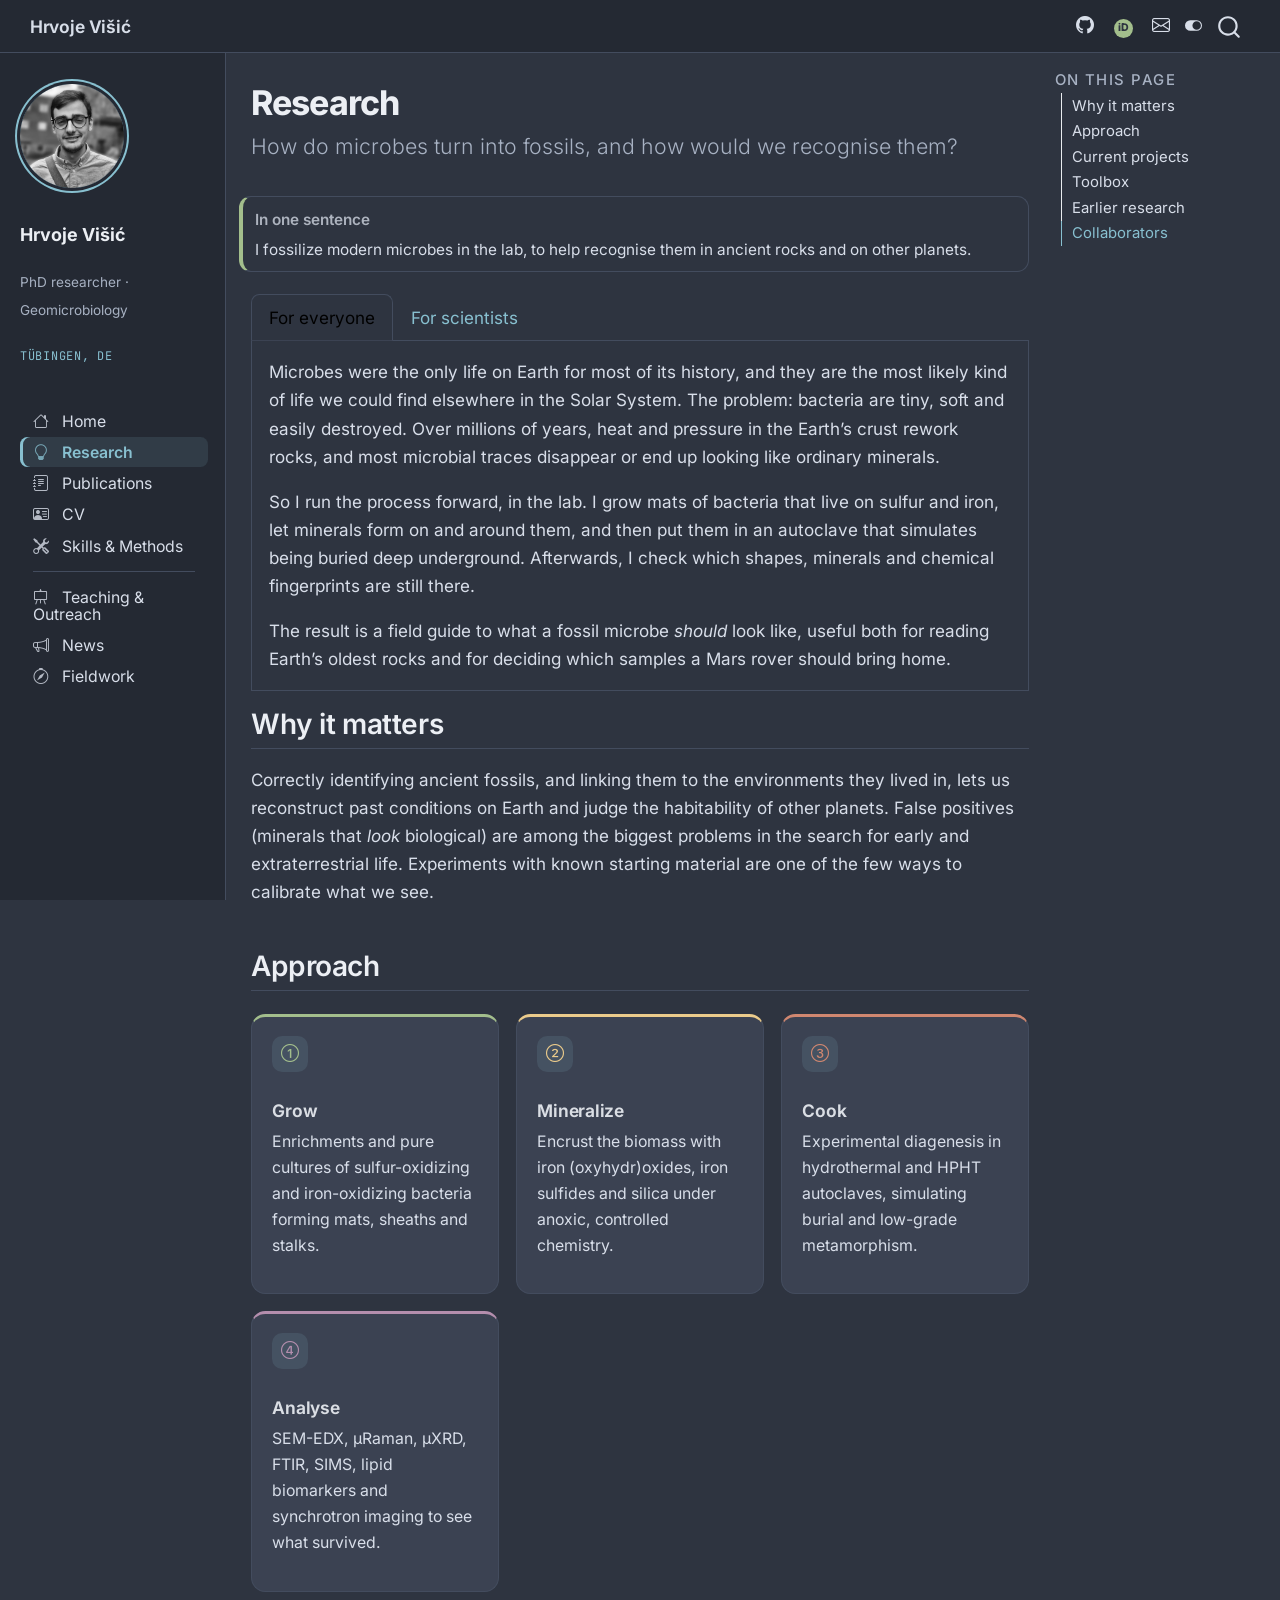
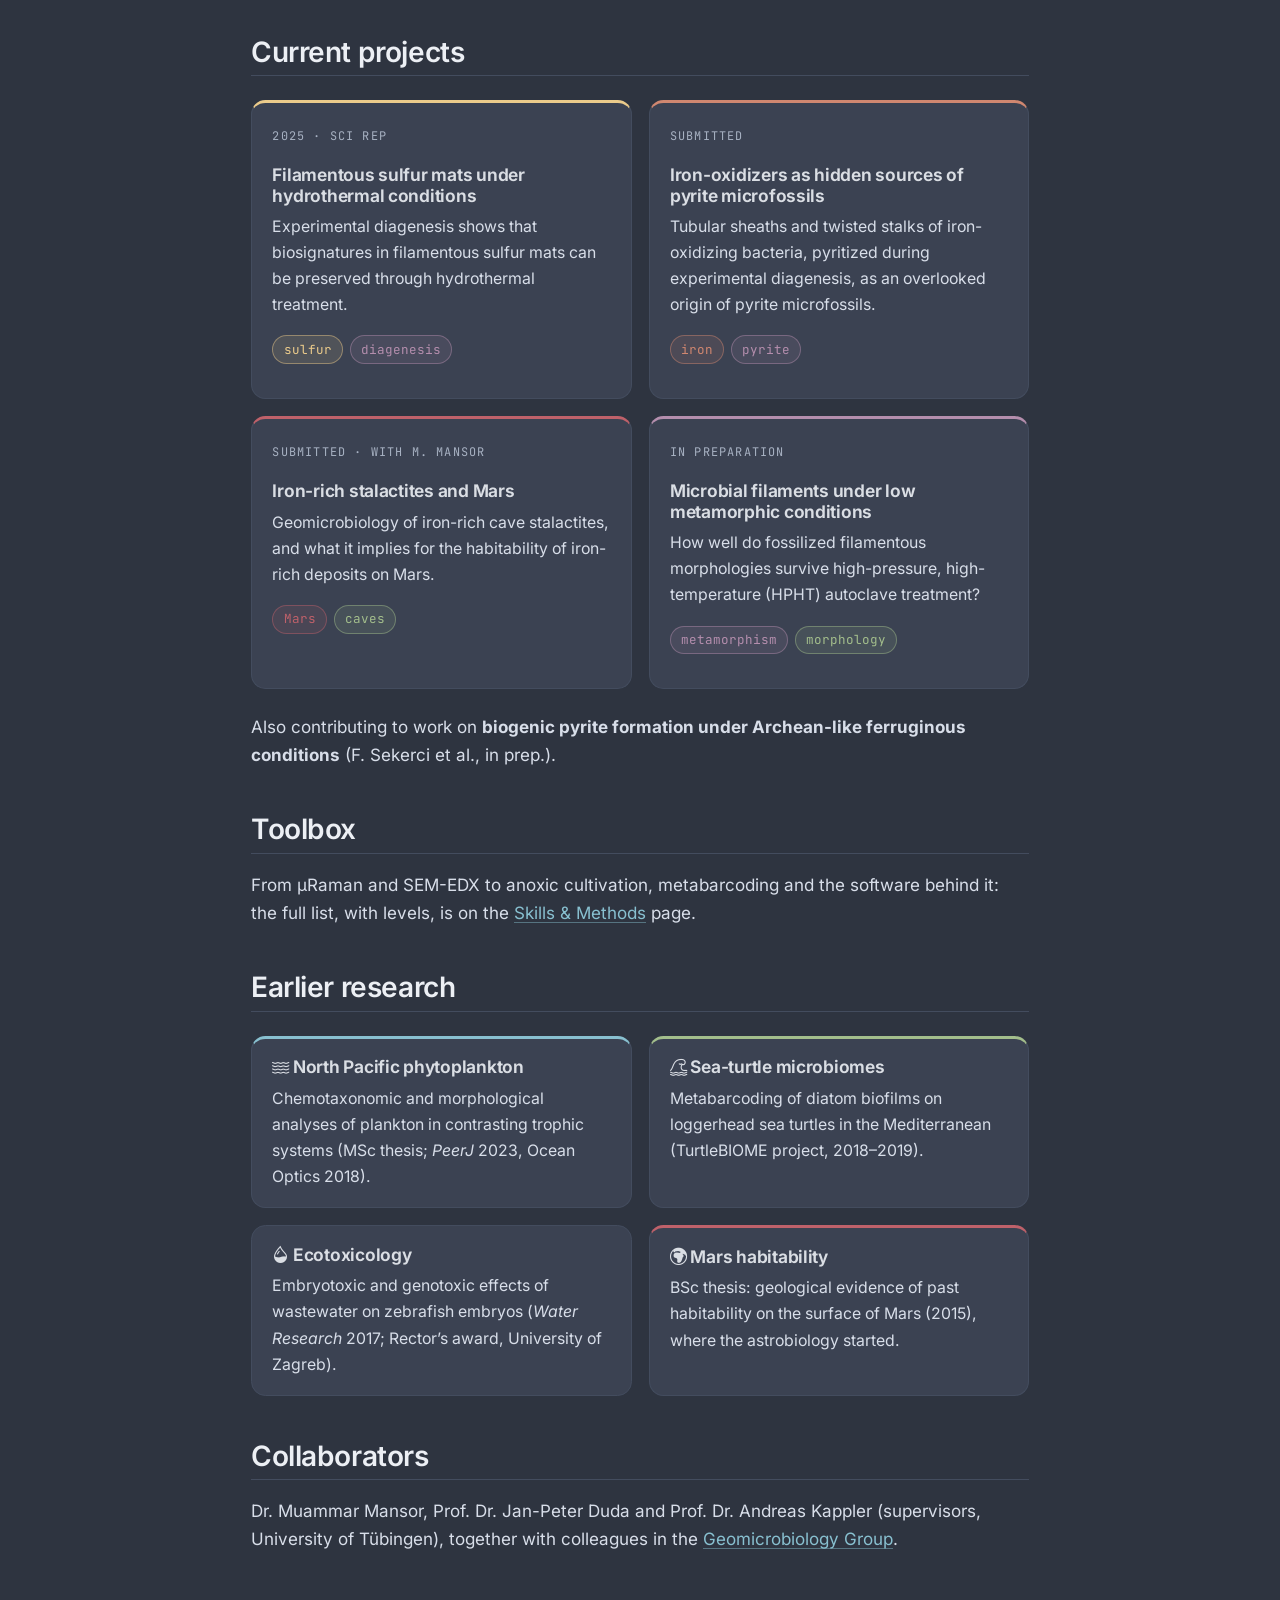
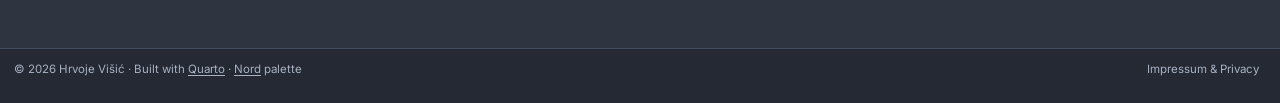
<file: docs/research.html>
<!DOCTYPE html>
<html xmlns="http://www.w3.org/1999/xhtml" lang="en" xml:lang="en"><head>

<meta charset="utf-8">
<meta name="generator" content="quarto-1.11.9">

<meta name="viewport" content="width=device-width, initial-scale=1.0, user-scalable=yes">

<meta name="description" content="Experimental taphonomy of sulfur- and iron-cycling bacterial mats under hydrothermal conditions: what survives, and what it means for early Earth and Mars.">

<title>Research – Hrvoje Višić</title>
<style>
/* Default styles provided by pandoc.
** See https://pandoc.org/MANUAL.html#variables-for-html for config info.
*/
span.smallcaps{font-variant: small-caps;}
div.columns{display: flex; gap: 1.5em;}
div.column{flex: auto;}
@media screen {
div.columns{gap: min(4vw, 1.5em);}
div.column{overflow-x: auto;}
}
div.hanging-indent{margin-left: 1.5em; text-indent: -1.5em;}
ul.task-list{list-style: none;}
ul.task-list li input[type="checkbox"] {
  width: 0.8em;
  margin: 0 0.8em 0.2em -1em; /* quarto-specific, see https://github.com/quarto-dev/quarto-cli/issues/4556 */ 
  vertical-align: middle;
}
.display.math{display: block; text-align: center; margin: 0.5rem auto;}
</style>


<script src="site_libs/quarto-nav/quarto-nav.js"></script>
<script src="site_libs/quarto-nav/headroom.min.js"></script>
<script src="site_libs/clipboard/clipboard.min.js"></script>
<script src="site_libs/quarto-search/autocomplete.umd.js"></script>
<script src="site_libs/quarto-search/fuse.min.js"></script>
<script src="site_libs/quarto-search/quarto-search.js"></script>
<meta name="quarto:offset" content="./">
<link href="./images/favicon.svg" rel="icon" type="image/svg+xml">
<script src="site_libs/quarto-html/quarto.js" type="module"></script>
<script src="site_libs/quarto-html/tabsets/tabsets.js" type="module"></script>
<script src="site_libs/quarto-html/scrollable-regions/scrollable-regions.js" type="module"></script>
<script src="site_libs/quarto-html/popper.min.js"></script>
<script src="site_libs/quarto-html/tippy.umd.min.js"></script>
<script src="site_libs/quarto-html/anchor.min.js"></script>
<link href="site_libs/quarto-html/tippy.css" rel="stylesheet">
<link href="site_libs/quarto-html/quarto-syntax-highlighting-4bf167443614602e1088f7d6f674998b.css" rel="stylesheet" class="quarto-color-scheme" id="quarto-text-highlighting-styles">
<link href="site_libs/quarto-html/quarto-syntax-highlighting-dark-e2aee5bd4f734bca5199d46d119b6508.css" rel="stylesheet" class="quarto-color-scheme quarto-color-alternate" id="quarto-text-highlighting-styles">
<script src="site_libs/bootstrap/bootstrap.min.js"></script>
<link href="site_libs/bootstrap/bootstrap-icons.css" rel="stylesheet">
<link href="site_libs/bootstrap/bootstrap-a9a83dace3aadc5248856ad7f3377ef6.min.css" rel="stylesheet" append-hash="true" class="quarto-color-scheme" id="quarto-bootstrap" data-mode="light">
<link href="site_libs/bootstrap/bootstrap-dark-e2f8ce4d376cc281504e720a2629dc66.min.css" rel="stylesheet" append-hash="true" class="quarto-color-scheme quarto-color-alternate" id="quarto-bootstrap" data-mode="dark">
<script src="site_libs/quarto-contrib/glightbox/glightbox.min.js"></script>
<link href="site_libs/quarto-contrib/glightbox/glightbox.min.css" rel="stylesheet">
<link href="site_libs/quarto-contrib/glightbox/lightbox.css" rel="stylesheet">
<script id="quarto-search-options" type="application/json">{
  "location": "navbar",
  "copy-button": false,
  "collapse-after": 3,
  "panel-placement": "end",
  "type": "overlay",
  "limit": 50,
  "keyboard-shortcut": [
    "f",
    "/",
    "s"
  ],
  "language": {
    "search-no-results-text": "No results",
    "search-matching-documents-text": "matching documents",
    "search-copy-link-title": "Copy link to search",
    "search-hide-matches-text": "Hide additional matches",
    "search-more-match-text": "more match in this document",
    "search-more-matches-text": "more matches in this document",
    "search-clear-button-title": "Clear",
    "search-text-placeholder": "",
    "search-detached-cancel-button-title": "Cancel",
    "search-submit-button-title": "Submit",
    "search-label": "Search"
  }
}</script>
<style>html{ scroll-behavior: smooth; }</style>


<link rel="stylesheet" href="fonts.css">
<link rel="stylesheet" href="styles.css">
<meta property="og:title" content="Research – Hrvoje Višić">
<meta property="og:description" content="Experimental taphonomy of sulfur- and iron-cycling bacterial mats under hydrothermal conditions: what survives, and what it means for early Earth and Mars.">
<meta property="og:image" content="https://divisici.github.io/images/profile.webp">
<meta property="og:site_name" content="Hrvoje Višić">
</head>

<body class="nav-sidebar docked nav-fixed quarto-dark"><a id="quarto-skip-link" class="visually-hidden-focusable" href="#quarto-document-content">Skip to main content</a><script id="quarto-html-before-body" type="application/javascript">
    const toggleBodyColorMode = (bsSheetEl) => {
      const mode = bsSheetEl.getAttribute("data-mode");
      const bodyEl = window.document.querySelector("body");
      if (mode === "dark") {
        bodyEl.classList.add("quarto-dark");
        bodyEl.classList.remove("quarto-light");
      } else {
        bodyEl.classList.add("quarto-light");
        bodyEl.classList.remove("quarto-dark");
      }
    }
    const toggleBodyColorPrimary = () => {
      const bsSheetEl = window.document.querySelector("link#quarto-bootstrap:not([rel=disabled-stylesheet])");
      if (bsSheetEl) {
        toggleBodyColorMode(bsSheetEl);
      }
    }
    const setColorSchemeToggle = (alternate) => {
      const toggles = window.document.querySelectorAll('.quarto-color-scheme-toggle');
      for (let i=0; i < toggles.length; i++) {
        const toggle = toggles[i];
        if (toggle) {
          toggle.setAttribute("aria-checked", alternate ? "true" : "false");
          if (alternate) {
            toggle.classList.add("alternate");
          } else {
            toggle.classList.remove("alternate");
          }
        }
      }
    };
    const toggleColorMode = (alternate) => {
      // Switch the stylesheets
      const primaryStylesheets = window.document.querySelectorAll('link.quarto-color-scheme:not(.quarto-color-alternate)');
      const alternateStylesheets = window.document.querySelectorAll('link.quarto-color-scheme.quarto-color-alternate');
      manageTransitions('#quarto-margin-sidebar .nav-link', false);
      if (alternate) {
        // note: dark is layered on light, we don't disable primary!
        enableStylesheet(alternateStylesheets);
        for (const sheetNode of alternateStylesheets) {
          if (sheetNode.id === "quarto-bootstrap") {
            toggleBodyColorMode(sheetNode);
          }
        }
      } else {
        disableStylesheet(alternateStylesheets);
        enableStylesheet(primaryStylesheets)
        toggleBodyColorPrimary();
      }
      manageTransitions('#quarto-margin-sidebar .nav-link', true);
      // Switch the toggles
      setColorSchemeToggle(alternate)
    }
    // Hack to workaround the fact that safari doesn't
    // properly recolor the scrollbar when toggling (#1455).
    // Not run on load: stylesheets are set before first paint there, and
    // scrolling would undo the scroll to a URL fragment (#14973).
    // The one pixel nudge keeps the reader where they were.
    const refreshSafariScrollbar = () => {
      if (navigator.userAgent.indexOf('Safari') > 0 && navigator.userAgent.indexOf('Chrome') == -1) {
        manageTransitions("body", false);
        const scrollY = window.scrollY;
        window.scrollTo(0, scrollY > 0 ? scrollY - 1 : 1);
        setTimeout(() => {
          window.scrollTo(0, scrollY);
          manageTransitions("body", true);
        }, 40);
      }
    }
    const disableStylesheet = (stylesheets) => {
      for (let i=0; i < stylesheets.length; i++) {
        const stylesheet = stylesheets[i];
        stylesheet.rel = 'disabled-stylesheet';
      }
    }
    const enableStylesheet = (stylesheets) => {
      for (let i=0; i < stylesheets.length; i++) {
        const stylesheet = stylesheets[i];
        if(stylesheet.rel !== 'stylesheet') { // for Chrome, which will still FOUC without this check
          stylesheet.rel = 'stylesheet';
        }
      }
    }
    const manageTransitions = (selector, allowTransitions) => {
      const els = window.document.querySelectorAll(selector);
      for (let i=0; i < els.length; i++) {
        const el = els[i];
        if (allowTransitions) {
          el.classList.remove('notransition');
        } else {
          el.classList.add('notransition');
        }
      }
    }
    const isFileUrl = () => {
      return window.location.protocol === 'file:';
    }
    const hasAlternateSentinel = () => {
      let styleSentinel = getColorSchemeSentinel();
      if (styleSentinel !== null) {
        return styleSentinel === "alternate";
      } else {
        return false;
      }
    }
    const setStyleSentinel = (alternate) => {
      const value = alternate ? "alternate" : "default";
      if (!isFileUrl()) {
        window.localStorage.setItem("quarto-color-scheme", value);
      } else {
        localAlternateSentinel = value;
      }
    }
    const getColorSchemeSentinel = () => {
      if (!isFileUrl()) {
        const storageValue = window.localStorage.getItem("quarto-color-scheme");
        return storageValue != null ? storageValue : localAlternateSentinel;
      } else {
        return localAlternateSentinel;
      }
    }
    const toggleGiscusIfUsed = (isAlternate, darkModeDefault) => {
      const baseTheme = document.querySelector('#giscus-base-theme')?.value ?? 'light';
      const alternateTheme = document.querySelector('#giscus-alt-theme')?.value ?? 'dark';
      let newTheme = '';
      if(authorPrefersDark) {
        newTheme = isAlternate ? baseTheme : alternateTheme;
      } else {
        newTheme = isAlternate ? alternateTheme : baseTheme;
      }
      const changeGiscusTheme = () => {
        // From: https://github.com/giscus/giscus/issues/336
        const sendMessage = (message) => {
          const iframe = document.querySelector('iframe.giscus-frame');
          if (!iframe) return;
          iframe.contentWindow.postMessage({ giscus: message }, 'https://giscus.app');
        }
        sendMessage({
          setConfig: {
            theme: newTheme
          }
        });
      }
      const isGiscussLoaded = window.document.querySelector('iframe.giscus-frame') !== null;
      if (isGiscussLoaded) {
        changeGiscusTheme();
      }
    };
    const authorPrefersDark = true;
    const darkModeDefault = authorPrefersDark;
    let localAlternateSentinel = darkModeDefault ? 'alternate' : 'default';
    // Dark / light mode switch
    window.quartoToggleColorScheme = () => {
      // Read the current dark / light value
      let toAlternate = !hasAlternateSentinel();
      toggleColorMode(toAlternate);
      refreshSafariScrollbar();
      setStyleSentinel(toAlternate);
      toggleGiscusIfUsed(toAlternate, darkModeDefault);
      window.dispatchEvent(new Event('resize'));
    };
    // Switch to dark mode if need be
    if (hasAlternateSentinel()) {
      toggleColorMode(true);
    } else {
      toggleColorMode(false);
    }
  </script>

<div id="quarto-search-results"></div>
  <header id="quarto-header" class="headroom fixed-top">
    <nav class="navbar navbar-expand " data-bs-theme="dark" aria-label="Site">
      <div class="navbar-container container-fluid">
      <div class="navbar-brand-container mx-auto">
    <a class="navbar-brand" href="./index.html">
    <span class="navbar-title">Hrvoje Višić</span>
    </a>
  </div>
          <ul class="navbar-nav navbar-nav-scroll ms-auto">
  <li class="nav-item compact">
    <a class="nav-link" href="https://github.com/DiVisici"> <i class="bi bi-github" role="img" aria-label="GitHub">
</i> 
<span class="menu-text"></span></a>
  </li>  
  <li class="nav-item">
    <a class="nav-link" href="https://orcid.org/0000-0003-0406-5330"> 
<span class="menu-text">iD</span></a>
  </li>  
  <li class="nav-item compact">
    <a class="nav-link" href="mailto:hrvoje.visic@uni-tuebingen.de"> <i class="bi bi-envelope" role="img" aria-label="Email">
</i> 
<span class="menu-text"></span></a>
  </li>  
</ul>
          <div class="quarto-navbar-tools">
  <button type="button" role="switch" aria-checked="false" class="quarto-color-scheme-toggle quarto-navigation-tool  px-1" onclick="window.quartoToggleColorScheme(); return false;" title="Toggle dark mode" aria-label="Toggle dark mode"><i class="bi"></i></button>
</div>
            <div id="quarto-search" class="" title="Search"></div>
      </div> <!-- /container-fluid -->
    </nav>
  <nav class="quarto-secondary-nav" aria-label="Toolbar">
    <div class="container-fluid d-flex">
      <button type="button" class="quarto-btn-toggle btn" data-bs-toggle="collapse" role="button" data-bs-target=".quarto-sidebar-collapse-item" aria-controls="quarto-sidebar" aria-expanded="false" aria-label="Toggle sidebar navigation" onclick="if (window.quartoToggleHeadroom) { window.quartoToggleHeadroom(); }">
        <i class="bi bi-layout-text-sidebar-reverse"></i>
      </button>
        <a class="flex-grow-1 no-decor" data-bs-toggle="collapse" data-bs-target=".quarto-sidebar-collapse-item" onclick="if (window.quartoToggleHeadroom) { window.quartoToggleHeadroom(); }">      
          <h1 class="quarto-secondary-nav-title">Research</h1>
        </a>     
    </div>
  </nav>
</header>
<!-- content -->
<div id="quarto-content" class="quarto-container page-columns page-rows-contents page-layout-article page-navbar">
<!-- sidebar -->
  <nav id="quarto-sidebar" class="sidebar collapse collapse-horizontal quarto-sidebar-collapse-item sidebar-navigation docked overflow-auto" aria-label="Section"><div class="quarto-sidebar-header"><div class="sidebar-header-item">
<p><a href="./images/profile.webp" class="lightbox" data-gallery="quarto-lightbox-gallery-1"><img src="./images/profile.webp" class="hv-side-avatar img-fluid" alt="Portrait of Hrvoje Višić"></a></p>
<p><span class="hv-side-name">Hrvoje Višić</span></p>
<p><span class="hv-side-role">PhD researcher · Geomicrobiology</span></p>
<p><span class="hv-side-place">Tübingen, DE</span></p>
</div></div>
    <div class="sidebar-menu-container"> 
    <ul class="list-unstyled mt-1">
        <li class="sidebar-item">
  <div class="sidebar-item-container"> 
  <a href="./index.html" class="sidebar-item-text sidebar-link"><i class="bi bi-house" role="img">
</i> 
 <span class="menu-text">Home</span></a>
  </div>
</li>
        <li class="sidebar-item">
  <div class="sidebar-item-container"> 
  <a href="./research.html" class="sidebar-item-text sidebar-link active"><i class="bi bi-lightbulb" role="img">
</i> 
 <span class="menu-text">Research</span></a>
  </div>
</li>
        <li class="sidebar-item">
  <div class="sidebar-item-container"> 
  <a href="./publications.html" class="sidebar-item-text sidebar-link"><i class="bi bi-journal-text" role="img">
</i> 
 <span class="menu-text">Publications</span></a>
  </div>
</li>
        <li class="sidebar-item">
  <div class="sidebar-item-container"> 
  <a href="./cv.html" class="sidebar-item-text sidebar-link"><i class="bi bi-person-vcard" role="img">
</i> 
 <span class="menu-text">CV</span></a>
  </div>
</li>
        <li class="sidebar-item">
  <div class="sidebar-item-container"> 
  <a href="./skills.html" class="sidebar-item-text sidebar-link"><i class="bi bi-tools" role="img">
</i> 
 <span class="menu-text">Skills &amp; Methods</span></a>
  </div>
</li>
        <li class="px-0"><hr class="sidebar-divider hi "></li>
        <li class="sidebar-item">
  <div class="sidebar-item-container"> 
  <a href="./teaching.html" class="sidebar-item-text sidebar-link"><i class="bi bi-easel" role="img">
</i> 
 <span class="menu-text">Teaching &amp; Outreach</span></a>
  </div>
</li>
        <li class="sidebar-item">
  <div class="sidebar-item-container"> 
  <a href="./news.html" class="sidebar-item-text sidebar-link"><i class="bi bi-megaphone" role="img">
</i> 
 <span class="menu-text">News</span></a>
  </div>
</li>
        <li class="sidebar-item">
  <div class="sidebar-item-container"> 
  <a href="./fieldwork.html" class="sidebar-item-text sidebar-link"><i class="bi bi-compass" role="img">
</i> 
 <span class="menu-text">Fieldwork</span></a>
  </div>
</li>
    </ul>
    </div>
</nav>
<div id="quarto-sidebar-glass" class="quarto-sidebar-collapse-item" data-bs-toggle="collapse" data-bs-target=".quarto-sidebar-collapse-item"></div>
<!-- margin-sidebar -->
    <div id="quarto-margin-sidebar" class="sidebar margin-sidebar">
        <nav id="TOC" role="doc-toc" aria-labelledby="toc-title" class="toc-active">
    <h2 id="toc-title">On this page</h2>
   
  <ul>
  <li><a href="#why-it-matters" id="toc-why-it-matters" class="nav-link active" data-scroll-target="#why-it-matters">Why it matters</a></li>
  <li><a href="#approach" id="toc-approach" class="nav-link" data-scroll-target="#approach">Approach</a></li>
  <li><a href="#current-projects" id="toc-current-projects" class="nav-link" data-scroll-target="#current-projects">Current projects</a></li>
  <li><a href="#toolbox" id="toc-toolbox" class="nav-link" data-scroll-target="#toolbox">Toolbox</a></li>
  <li><a href="#earlier-research" id="toc-earlier-research" class="nav-link" data-scroll-target="#earlier-research">Earlier research</a></li>
  <li><a href="#collaborators" id="toc-collaborators" class="nav-link" data-scroll-target="#collaborators">Collaborators</a></li>
  </ul>
</nav>
    </div>
<!-- main -->
<main class="content" id="quarto-document-content" tabindex="-1">


<header id="title-block-header" class="quarto-title-block default">
<div class="quarto-title">
<h1 class="title d-none d-lg-block">Research</h1>
<p class="subtitle lead">How do microbes turn into fossils, and how would we recognise them?</p>
</div>

<div>
  <div class="description">
    Experimental taphonomy of sulfur- and iron-cycling bacterial mats under hydrothermal conditions: what survives, and what it means for early Earth and Mars.
  </div>
</div>


<div class="quarto-title-meta">

    
  
    
  </div>
  


</header>


<div class="callout callout-style-simple callout-tip no-icon callout-titled">
<div class="callout-header d-flex align-content-center">
<div class="callout-icon-container">
<i class="callout-icon no-icon"></i>
</div>
<div class="callout-title-container flex-fill">
<span class="screen-reader-only">Tip</span>In one sentence
</div>
</div>
<div class="callout-body-container callout-body">
<p>I fossilize modern microbes in the lab, to help recognise them in ancient rocks and on other planets.</p>
</div>
</div>
<div class="tabset-margin-container"></div><div class="panel-tabset">
<ul class="nav nav-tabs" role="tablist"><li class="nav-item" role="presentation"><a class="nav-link active" id="tabset-1-1-tab" data-bs-toggle="tab" data-bs-target="#tabset-1-1" role="tab" aria-controls="tabset-1-1" aria-selected="true" href="">For everyone</a></li><li class="nav-item" role="presentation"><a class="nav-link" id="tabset-1-2-tab" data-bs-toggle="tab" data-bs-target="#tabset-1-2" role="tab" aria-controls="tabset-1-2" aria-selected="false" href="">For scientists</a></li></ul>
<div class="tab-content">
<div id="tabset-1-1" class="tab-pane active" role="tabpanel" aria-labelledby="tabset-1-1-tab">
<p>Microbes were the only life on Earth for most of its history, and they are the most likely kind of life we could find elsewhere in the Solar System. The problem: bacteria are tiny, soft and easily destroyed. Over millions of years, heat and pressure in the Earth’s crust rework rocks, and most microbial traces disappear or end up looking like ordinary minerals.</p>
<p>So I run the process forward, in the lab. I grow mats of bacteria that live on sulfur and iron, let minerals form on and around them, and then put them in an autoclave that simulates being buried deep underground. Afterwards, I check which shapes, minerals and chemical fingerprints are still there.</p>
<p>The result is a field guide to what a fossil microbe <em>should</em> look like, useful both for reading Earth’s oldest rocks and for deciding which samples a Mars rover should bring home.</p>
</div>
<div id="tabset-1-2" class="tab-pane" role="tabpanel" aria-labelledby="tabset-1-2-tab">
<p>My research investigates how microbial biosignatures from sulfur- and iron-cycling bacterial mats are fossilized through <strong>experimental taphonomy under hydrothermal conditions</strong>. I combine geochemical, microbiological and mineralogical analyses to understand diagenetic processes relevant to the early Earth and astrobiology.</p>
<p>Key questions:</p>
<ul>
<li>Which <strong>morphological biosignatures</strong> (filaments, tubular sheaths, twisted stalks) survive hydrothermal and low-grade metamorphic conditions?</li>
<li>Can <strong>pyrite</strong> and other iron sulfides retain microbial morphologies, and how do biogenic pyrites differ from abiotic ones?</li>
<li>How do organic matter, mineral templates and fluid chemistry steer <strong>preservation versus degradation</strong>?</li>
</ul>
</div>
</div>
</div>
<section id="why-it-matters" class="level2">
<h2 class="anchored" data-anchor-id="why-it-matters">Why it matters</h2>
<p>Correctly identifying ancient fossils, and linking them to the environments they lived in, lets us reconstruct past conditions on Earth and judge the habitability of other planets. False positives (minerals that <em>look</em> biological) are among the biggest problems in the search for early and extraterrestrial life. Experiments with known starting material are one of the few ways to calibrate what we see.</p>
</section>
<section id="approach" class="level2">
<h2 class="anchored" data-anchor-id="approach">Approach</h2>
<div class="hv-grid">
<div class="hv-card c-green">
<p><span class="hv-card-icon"><i class="bi bi-1-circle"></i></span></p>
<section id="grow" class="level4">
<h4 class="anchored" data-anchor-id="grow">Grow</h4>
<p>Enrichments and pure cultures of sulfur-oxidizing and iron-oxidizing bacteria forming mats, sheaths and stalks.</p>
</section>
</div>
<div class="hv-card c-yellow">
<p><span class="hv-card-icon"><i class="bi bi-2-circle"></i></span></p>
<section id="mineralize" class="level4">
<h4 class="anchored" data-anchor-id="mineralize">Mineralize</h4>
<p>Encrust the biomass with iron (oxyhydr)oxides, iron sulfides and silica under anoxic, controlled chemistry.</p>
</section>
</div>
<div class="hv-card c-orange">
<p><span class="hv-card-icon"><i class="bi bi-3-circle"></i></span></p>
<section id="cook" class="level4">
<h4 class="anchored" data-anchor-id="cook">Cook</h4>
<p>Experimental diagenesis in hydrothermal and HPHT autoclaves, simulating burial and low-grade metamorphism.</p>
</section>
</div>
<div class="hv-card c-purple">
<p><span class="hv-card-icon"><i class="bi bi-4-circle"></i></span></p>
<section id="analyse" class="level4">
<h4 class="anchored" data-anchor-id="analyse">Analyse</h4>
<p>SEM-EDX, µRaman, µXRD, FTIR, SIMS, lipid biomarkers and synchrotron imaging to see what survived.</p>
</section>
</div>
</div>
</section>
<section id="current-projects" class="level2">
<h2 class="anchored" data-anchor-id="current-projects">Current projects</h2>
<div class="hv-grid hv-grid-2">
<div class="hv-card c-yellow">
<p><span class="hv-kicker">2025 · Sci Rep</span></p>
<section id="filamentous-sulfur-mats-under-hydrothermal-conditions" class="level4">
<h4 class="anchored" data-anchor-id="filamentous-sulfur-mats-under-hydrothermal-conditions">Filamentous sulfur mats under hydrothermal conditions</h4>
<p>Experimental diagenesis shows that biosignatures in filamentous sulfur mats can be preserved through hydrothermal treatment.</p>
<div class="hv-tags">
<p><span class="hv-tag sulfur">sulfur</span> <span class="hv-tag mineral">diagenesis</span></p>
</div>
</section>
</div>
<div class="hv-card c-orange">
<p><span class="hv-kicker">Submitted</span></p>
<section id="iron-oxidizers-as-hidden-sources-of-pyrite-microfossils" class="level4">
<h4 class="anchored" data-anchor-id="iron-oxidizers-as-hidden-sources-of-pyrite-microfossils">Iron-oxidizers as hidden sources of pyrite microfossils</h4>
<p>Tubular sheaths and twisted stalks of iron-oxidizing bacteria, pyritized during experimental diagenesis, as an overlooked origin of pyrite microfossils.</p>
<div class="hv-tags">
<p><span class="hv-tag iron">iron</span> <span class="hv-tag mineral">pyrite</span></p>
</div>
</section>
</div>
<div class="hv-card c-red">
<p><span class="hv-kicker">Submitted · with M. Mansor</span></p>
<section id="iron-rich-stalactites-and-mars" class="level4">
<h4 class="anchored" data-anchor-id="iron-rich-stalactites-and-mars">Iron-rich stalactites and Mars</h4>
<p>Geomicrobiology of iron-rich cave stalactites, and what it implies for the habitability of iron-rich deposits on Mars.</p>
<div class="hv-tags">
<p><span class="hv-tag mars">Mars</span> <span class="hv-tag microbe">caves</span></p>
</div>
</section>
</div>
<div class="hv-card c-purple">
<p><span class="hv-kicker">In preparation</span></p>
<section id="microbial-filaments-under-low-metamorphic-conditions" class="level4">
<h4 class="anchored" data-anchor-id="microbial-filaments-under-low-metamorphic-conditions">Microbial filaments under low metamorphic conditions</h4>
<p>How well do fossilized filamentous morphologies survive high-pressure, high-temperature (HPHT) autoclave treatment?</p>
<div class="hv-tags">
<p><span class="hv-tag mineral">metamorphism</span> <span class="hv-tag microbe">morphology</span></p>
</div>
</section>
</div>
</div>
<p>Also contributing to work on <strong>biogenic pyrite formation under Archean-like ferruginous conditions</strong> (F. Sekerci et al., in prep.).</p>
</section>
<section id="toolbox" class="level2">
<h2 class="anchored" data-anchor-id="toolbox">Toolbox</h2>
<p>From µRaman and SEM-EDX to anoxic cultivation, metabarcoding and the software behind it: the full list, with levels, is on the <a href="./skills.html">Skills &amp; Methods</a> page.</p>
</section>
<section id="earlier-research" class="level2">
<h2 class="anchored" data-anchor-id="earlier-research">Earlier research</h2>
<div class="hv-grid hv-grid-2">
<section id="north-pacific-phytoplankton" class="level4 hv-card c-cyan">
<h4 class="anchored" data-anchor-id="north-pacific-phytoplankton"><i class="bi bi-water"></i> North Pacific phytoplankton</h4>
<p>Chemotaxonomic and morphological analyses of plankton in contrasting trophic systems (MSc thesis; <em>PeerJ</em> 2023, Ocean Optics 2018).</p>
</section>
<section id="sea-turtle-microbiomes" class="level4 hv-card c-green">
<h4 class="anchored" data-anchor-id="sea-turtle-microbiomes"><i class="bi bi-tsunami"></i> Sea-turtle microbiomes</h4>
<p>Metabarcoding of diatom biofilms on loggerhead sea turtles in the Mediterranean (TurtleBIOME project, 2018–2019).</p>
</section>
<section id="ecotoxicology" class="level4 hv-card">
<h4 class="anchored" data-anchor-id="ecotoxicology"><i class="bi bi-droplet-half"></i> Ecotoxicology</h4>
<p>Embryotoxic and genotoxic effects of wastewater on zebrafish embryos (<em>Water Research</em> 2017; Rector’s award, University of Zagreb).</p>
</section>
<section id="mars-habitability" class="level4 hv-card c-red">
<h4 class="anchored" data-anchor-id="mars-habitability"><i class="bi bi-globe-europe-africa"></i> Mars habitability</h4>
<p>BSc thesis: geological evidence of past habitability on the surface of Mars (2015), where the astrobiology started.</p>
</section>
</div>
</section>
<section id="collaborators" class="level2">
<h2 class="anchored" data-anchor-id="collaborators">Collaborators</h2>
<p>Dr.&nbsp;Muammar Mansor, Prof.&nbsp;Dr.&nbsp;Jan-Peter Duda and Prof.&nbsp;Dr.&nbsp;Andreas Kappler (supervisors, University of Tübingen), together with colleagues in the <a href="https://uni-tuebingen.de/fakultaeten/mathematisch-naturwissenschaftliche-fakultaet/fachbereiche/geowissenschaften/arbeitsgruppen/geo-und-umweltnaturwissenschaften/geo-und-umweltnaturwissenschaften/geomikrobiologie/arbeitsgruppe/people/">Geomicrobiology Group</a>.</p>


</section>

<a onclick="window.scrollTo(0, 0); return false;" role="button" id="quarto-back-to-top"><i class="bi bi-arrow-up"></i> Back to top</a></main> <!-- /main -->
<script id="quarto-html-after-body" type="application/javascript">
  window.document.addEventListener("DOMContentLoaded", function (event) {
    // Ensure there is a toggle, if there isn't float one in the top right
    if (window.document.querySelector('.quarto-color-scheme-toggle') === null) {
      const toggle = window.document.createElement('button');
      toggle.type = "button";
      toggle.setAttribute("role", "switch");
      toggle.setAttribute("aria-checked", "false");
      toggle.classList.add('top-right');
      toggle.classList.add('quarto-color-scheme-toggle');
      toggle.setAttribute("aria-label", "Toggle dark mode");
      toggle.onclick = function() { try { window.quartoToggleColorScheme(); } catch {} return false; };
      const i = window.document.createElement("i");
      i.classList.add('bi');
      toggle.appendChild(i);
      // Put the toggle in a landmark of its own, so that landmark navigation
      // can reach it.
      //
      // The container is always a fresh direct child of body, and the toggle is
      // never moved into page furniture that the theme or the author controls.
      // The toggle is positioned against the page, so any ancestor that
      // establishes a containing block captures it: a positioned element or a
      // grid for position: absolute, and transform, filter, will-change or
      // contain for position: fixed. A direct child of body has none of these
      // to inherit, and the shift when one appears is silent and visual.
      //
      // ARIA says a document should have at most one banner, and axe reports a
      // duplicate whether or not the banners carry distinct labels. So use a
      // header when the page has no banner yet, and a named region otherwise.
      //
      // A header is a banner wherever it sits, unless it is inside sectioning
      // content, so this cannot just look at the children of body: a custom
      // page layout wraps the title block header in a plain div. An explicit
      // role="banner" always counts.
      const sectioning = 'article, aside, main, nav, section, [role="article"], [role="complementary"], [role="main"], [role="navigation"], [role="region"]';
      const hasBanner = Array.from(
        window.document.querySelectorAll('header:not([role]), [role="banner"]')
      ).some(function(el) {
        return el.hasAttribute("role") || el.closest(sectioning) === null;
      });
      const container = window.document.createElement(hasBanner ? "div" : "header");
      if (hasBanner) {
        container.setAttribute("role", "region");
        container.setAttribute("aria-label", "Toggle dark mode");
      }
      container.classList.add('quarto-color-scheme-toggle-container');
      container.appendChild(toggle);
      window.document.body.appendChild(container);
    }
    setColorSchemeToggle(hasAlternateSentinel())
    const icon = "";
    const anchorJS = new window.AnchorJS();
    anchorJS.options = {
      placement: 'right',
      icon: icon
    };
    anchorJS.add('.anchored');
    const isCodeAnnotation = (el) => {
      for (const clz of el.classList) {
        if (clz.startsWith('code-annotation-')) {                     
          return true;
        }
      }
      return false;
    }
    const onCopySuccess = function(e) {
      // button target
      const button = e.trigger;
      // don't keep focus
      button.blur();
      // flash "checked"
      button.classList.add('code-copy-button-checked');
      var currentTitle = button.getAttribute("title");
      button.setAttribute("title", "Copied!");
      let tooltip;
      if (window.bootstrap) {
        button.setAttribute("data-bs-toggle", "tooltip");
        button.setAttribute("data-bs-placement", "left");
        button.setAttribute("data-bs-title", "Copied!");
        tooltip = new bootstrap.Tooltip(button, 
          { trigger: "manual", 
            customClass: "code-copy-button-tooltip",
            offset: [0, -8]});
        tooltip.show();    
      }
      setTimeout(function() {
        if (tooltip) {
          tooltip.hide();
          button.removeAttribute("data-bs-title");
          button.removeAttribute("data-bs-toggle");
          button.removeAttribute("data-bs-placement");
        }
        button.setAttribute("title", currentTitle);
        button.classList.remove('code-copy-button-checked');
      }, 1000);
      // clear code selection
      e.clearSelection();
    }
    const getTextToCopy = function(trigger) {
      const outerScaffold = trigger.parentElement.cloneNode(true);
      const codeEl = outerScaffold.querySelector('code');
      for (const childEl of codeEl.children) {
        if (isCodeAnnotation(childEl)) {
          childEl.remove();
        }
      }
      return codeEl.innerText;
    }
    const clipboard = new window.ClipboardJS('.code-copy-button:not([data-in-quarto-modal])', {
      text: getTextToCopy
    });
    clipboard.on('success', onCopySuccess);
    if (window.document.getElementById('quarto-embedded-source-code-modal')) {
      const clipboardModal = new window.ClipboardJS('.code-copy-button[data-in-quarto-modal]', {
        text: getTextToCopy,
        container: window.document.getElementById('quarto-embedded-source-code-modal')
      });
      clipboardModal.on('success', onCopySuccess);
    }
      var localhostRegex = new RegExp(/^(?:http|https):\/\/localhost\:?[0-9]*\//);
      var mailtoRegex = new RegExp(/^mailto:/);
        var filterRegex = new RegExp("https:\/\/divisici\.github\.io");
      const newWindowLabel = "(opens in a new tab)";
      const newWindowNoteId = "quarto-ext-newwindow-label";
      // Links reference one hidden label through aria-describedby, so the
      // announcement never changes their accessible name.
      var describeNewWindow = (link) => {
        if (!window.document.getElementById(newWindowNoteId)) {
          var newWindowNote = window.document.createElement("span");
          newWindowNote.id = newWindowNoteId;
          newWindowNote.hidden = true;
          newWindowNote.textContent = newWindowLabel;
          window.document.body.appendChild(newWindowNote);
        }
        var describedBy = (link.getAttribute("aria-describedby") || "").split(/\s+/).filter(Boolean);
        if (!describedBy.includes(newWindowNoteId)) {
          describedBy.push(newWindowNoteId);
          link.setAttribute("aria-describedby", describedBy.join(" "));
        }
      }
      var isInternal = (href) => {
          return filterRegex.test(href) || localhostRegex.test(href) || mailtoRegex.test(href);
      }
      // Inspect non-navigation links and adorn them if external
      window.quartoDecorateExternalLinks = function (root) {
     var links = (root || window.document).querySelectorAll('a[href]:not(.nav-link):not(.navbar-brand):not(.toc-action):not(.sidebar-link):not(.sidebar-item-toggle):not(.pagination-link):not(.no-external):not([aria-hidden]):not(.dropdown-item):not(.quarto-navigation-tool):not(.about-link)');
      for (var i=0; i<links.length; i++) {
        const link = links[i];
        if (!isInternal(link.href)) {
          // undo the damage that might have been done by quarto-nav.js in the case of
          // links that we want to consider external
          if (link.dataset.originalHref !== undefined) {
            link.href = link.dataset.originalHref;
          }
            // target, if specified
            link.setAttribute("target", "_blank");
            if (link.getAttribute("rel") === null) {
              link.setAttribute("rel", "noopener");
            }
            describeNewWindow(link);
          if (!link.classList.contains('no-external-icon')) {
          }
        }
      }
      };
      window.quartoDecorateExternalLinks(window.document);
    // Esc closes the popup (WCAG 1.4.13) and focus leaving both trigger and
    // popup closes it (WCAG 2.4.11); tippy handles neither for interactive popups.
    const hideOnEscAndFocusOut = {
      name: 'hideOnEscAndFocusOut',
      defaultValue: true,
      fn(instance) {
        const dismiss = () => {
          // A show scheduled by the trigger delay would otherwise reopen it
          instance.clearDelayTimeouts();
          instance.hide();
        };
        const onKeyDown = (event) => {
          if (event.key !== 'Escape') {
            return;
          }
          // Keep Esc from also reaching page handlers (e.g. reveal.js overview),
          // except an open reveal.js slide menu, which Esc should close too.
          // The menu handles keys only when its keyboard option is on.
          const menuHandlesEsc = window.Reveal?.getPlugin?.('menu')?.isOpen() &&
            window.Reveal.getConfig().menu?.keyboard !== false;
          if (!menuHandlesEsc) {
            event.stopPropagation();
          }
          if (instance.popper.contains(window.document.activeElement)) {
            // Disabled while refocusing so the focus trigger does not reopen it
            instance.disable();
            instance.reference.focus();
            instance.enable();
          }
          dismiss();
        };
        const onFocusOut = (event) => {
          const target = event.relatedTarget;
          if (target && !instance.reference.contains(target) &&
              !instance.popper.contains(target)) {
            dismiss();
          }
        };
        // On the trigger too: a click trigger (code-annotations: select) has no
        // blur handling. Attached for the instance's lifetime so leaving the
        // trigger also cancels a show still pending on the trigger delay.
        instance.reference.addEventListener('focusout', onFocusOut);
        return {
          onShow() {
            window.document.addEventListener('keydown', onKeyDown, true);
            instance.popper.addEventListener('focusout', onFocusOut);
          },
          onHide() {
            window.document.removeEventListener('keydown', onKeyDown, true);
            instance.popper.removeEventListener('focusout', onFocusOut);
          },
          onDestroy() {
            instance.reference.removeEventListener('focusout', onFocusOut);
          },
        };
      },
    };
    function tippyHover(el, contentFn, onTriggerFn, onUntriggerFn) {
      const config = {
        allowHTML: true,
        maxWidth: 500,
        delay: 100,
        arrow: false,
        appendTo: function(el) {
            return el.parentElement;
        },
        interactive: true,
        interactiveBorder: 10,
        theme: 'quarto',
        placement: 'bottom-start',
        plugins: [hideOnEscAndFocusOut],
      };
      if (contentFn) {
        config.content = contentFn;
      }
      if (onTriggerFn) {
        config.onTrigger = onTriggerFn;
      }
      if (onUntriggerFn) {
        config.onUntrigger = onUntriggerFn;
      }
      window.tippy(el, config); 
    }
    const noterefs = window.document.querySelectorAll('a[role="doc-noteref"]');
    for (var i=0; i<noterefs.length; i++) {
      const ref = noterefs[i];
      tippyHover(ref, function() {
        // use id or data attribute instead here
        let href = ref.getAttribute('data-footnote-href') || ref.getAttribute('href');
        try { href = new URL(href).hash; } catch {}
        const id = href.replace(/^#\/?/, "");
        const note = window.document.getElementById(id);
        if (note) {
          return note.innerHTML;
        } else {
          return "";
        }
      });
    }
    const xrefs = window.document.querySelectorAll('a.quarto-xref');
    const processXRef = (id, note) => {
      // Strip column container classes
      const stripColumnClz = (el) => {
        el.classList.remove("page-full", "page-columns");
        if (el.children) {
          for (const child of el.children) {
            stripColumnClz(child);
          }
        }
      }
      stripColumnClz(note)
      if (id === null || id.startsWith('sec-')) {
        // Special case sections, only their first couple elements
        const container = document.createElement("div");
        if (note.children && note.children.length > 2) {
          container.appendChild(note.children[0].cloneNode(true));
          for (let i = 1; i < note.children.length; i++) {
            const child = note.children[i];
            if (child.tagName === "P" && child.innerText === "") {
              continue;
            } else {
              container.appendChild(child.cloneNode(true));
              break;
            }
          }
          if (window.Quarto?.typesetMath) {
            window.Quarto.typesetMath(container);
          }
          return container.innerHTML
        } else {
          if (window.Quarto?.typesetMath) {
            window.Quarto.typesetMath(note);
          }
          return note.innerHTML;
        }
      } else {
        // Remove any anchor links if they are present
        const anchorLink = note.querySelector('a.anchorjs-link');
        if (anchorLink) {
          anchorLink.remove();
        }
        if (window.Quarto?.typesetMath) {
          window.Quarto.typesetMath(note);
        }
        if (note.classList.contains("callout")) {
          return note.outerHTML;
        } else {
          return note.innerHTML;
        }
      }
    }
    for (var i=0; i<xrefs.length; i++) {
      const xref = xrefs[i];
      tippyHover(xref, undefined, function(instance) {
        instance.disable();
        let url = xref.getAttribute('href');
        let hash = undefined; 
        if (url.startsWith('#')) {
          hash = url;
        } else {
          try { hash = new URL(url).hash; } catch {}
        }
        if (hash) {
          const id = hash.replace(/^#\/?/, "");
          const note = window.document.getElementById(id);
          if (note !== null) {
            try {
              const html = processXRef(id, note.cloneNode(true));
              instance.setContent(html);
            } finally {
              instance.enable();
              instance.show();
            }
          } else {
            // See if we can fetch this
            fetch(url.split('#')[0])
            .then(res => res.text())
            .then(html => {
              const parser = new DOMParser();
              const htmlDoc = parser.parseFromString(html, "text/html");
              const note = htmlDoc.getElementById(id);
              if (note !== null) {
                const html = processXRef(id, note);
                instance.setContent(html);
              } 
            }).finally(() => {
              instance.enable();
              instance.show();
            });
          }
        } else {
          // See if we can fetch a full url (with no hash to target)
          // This is a special case and we should probably do some content thinning / targeting
          fetch(url)
          .then(res => res.text())
          .then(html => {
            const parser = new DOMParser();
            const htmlDoc = parser.parseFromString(html, "text/html");
            const note = htmlDoc.querySelector('main.content');
            if (note !== null) {
              // This should only happen for chapter cross references
              // (since there is no id in the URL)
              // remove the first header
              if (note.children.length > 0 && note.children[0].tagName === "HEADER") {
                note.children[0].remove();
              }
              const html = processXRef(null, note);
              instance.setContent(html);
            } 
          }).finally(() => {
            instance.enable();
            instance.show();
          });
        }
      }, function(instance) {
      });
    }
        let selectedAnnoteEl;
        const selectorForAnnotation = ( cell, annotation) => {
          let cellAttr = 'data-code-cell="' + cell + '"';
          let lineAttr = 'data-code-annotation="' +  annotation + '"';
          const selector = 'span[' + cellAttr + '][' + lineAttr + ']';
          return selector;
        }
        const selectCodeLines = (annoteEl) => {
          const doc = window.document;
          const targetCell = annoteEl.getAttribute("data-target-cell");
          const targetAnnotation = annoteEl.getAttribute("data-target-annotation");
          const annoteSpan = window.document.querySelector(selectorForAnnotation(targetCell, targetAnnotation));
          const lines = annoteSpan.getAttribute("data-code-lines").split(",");
          const lineIds = lines.map((line) => {
            return targetCell + "-" + line;
          })
          // Each band is positioned against its own containing block, which is
          // not the offsetParent of the lines, so place it from client rects.
          const placeBand = (band, firstEl, lastEl, codeBlock) => {
            const container = band.offsetParent;
            if (container === null) {
              return;
            }
            const containerRect = container.getBoundingClientRect();
            // Reveal.js scales slides with a transform, so convert client
            // pixels back to the CSS pixels of the container.
            const scale = containerRect.height / container.offsetHeight || 1;
            const firstRect = firstEl.getBoundingClientRect();
            const lastRect = lastEl.getBoundingClientRect();
            const top = (firstRect.top - containerRect.top) / scale - container.clientTop + container.scrollTop;
            const height = (lastRect.bottom - firstRect.top) / scale;
            band.style.top = top - 2 + "px";
            band.style.height = height + 4 + "px";
            if (codeBlock) {
              // Without the copy button wrapper, the containing block is wider
              // than the code block, so span the code block explicitly.
              const blockRect = codeBlock.getBoundingClientRect();
              band.style.left = (blockRect.left - containerRect.left) / scale - container.clientLeft + container.scrollLeft + "px";
              band.style.width = blockRect.width / scale + "px";
            }
          };
          if (lineIds.length > 0) {
            const el = window.document.getElementById(lineIds[0]);
            const lastEl = window.document.getElementById(lineIds[lineIds.length - 1]);
            const parent = el.parentElement.parentElement;
            // cook up a div (if necessary) and position it
            let div = window.document.getElementById("code-annotation-line-highlight");
            if (div === null) {
              div = window.document.createElement("div");
              div.setAttribute("id", "code-annotation-line-highlight");
              div.style.position = 'absolute';
              parent.appendChild(div);
            }
            placeBand(div, el, lastEl, parent.closest("div.sourceCode") || parent);
            let gutterDiv = window.document.getElementById("code-annotation-line-highlight-gutter");
            if (gutterDiv === null) {
              gutterDiv = window.document.createElement("div");
              gutterDiv.setAttribute("id", "code-annotation-line-highlight-gutter");
              gutterDiv.style.position = 'absolute';
              const codeCell = window.document.getElementById(targetCell);
              const gutter = codeCell.querySelector('.code-annotation-gutter');
              gutter.appendChild(gutterDiv);
            }
            placeBand(gutterDiv, el, lastEl);
            selectedAnnoteEl = annoteEl;
          }
        };
        const unselectCodeLines = () => {
          const elementsIds = ["code-annotation-line-highlight", "code-annotation-line-highlight-gutter"];
          elementsIds.forEach((elId) => {
            const div = window.document.getElementById(elId);
            if (div) {
              div.remove();
            }
          });
          selectedAnnoteEl = undefined;
        };
          // Handle positioning of the toggle
      window.addEventListener(
        "resize",
        throttle(() => {
          elRect = undefined;
          if (selectedAnnoteEl) {
            selectCodeLines(selectedAnnoteEl);
          }
        }, 10)
      );
      function throttle(fn, ms) {
      let throttle = false;
      let timer;
        return (...args) => {
          if(!throttle) { // first call gets through
              fn.apply(this, args);
              throttle = true;
          } else { // all the others get throttled
              if(timer) clearTimeout(timer); // cancel #2
              timer = setTimeout(() => {
                fn.apply(this, args);
                timer = throttle = false;
              }, ms);
          }
        };
      }
        // Attach click handler to the DT
        const annoteDls = window.document.querySelectorAll('dt[data-target-cell]');
        for (const annoteDlNode of annoteDls) {
          annoteDlNode.addEventListener('click', (event) => {
            const clickedEl = event.target;
            if (clickedEl !== selectedAnnoteEl) {
              unselectCodeLines();
              const activeEl = window.document.querySelector('dt[data-target-cell].code-annotation-active');
              if (activeEl) {
                activeEl.classList.remove('code-annotation-active');
              }
              selectCodeLines(clickedEl);
              clickedEl.classList.add('code-annotation-active');
            } else {
              // Unselect the line
              unselectCodeLines();
              clickedEl.classList.remove('code-annotation-active');
            }
          });
        }
    const findCites = (el) => {
      const parentEl = el.parentElement;
      if (parentEl) {
        const cites = parentEl.dataset.cites;
        if (cites) {
          return {
            el,
            cites: cites.split(' ')
          };
        } else {
          return findCites(el.parentElement)
        }
      } else {
        return undefined;
      }
    };
    var bibliorefs = window.document.querySelectorAll('a[role="doc-biblioref"]');
    for (var i=0; i<bibliorefs.length; i++) {
      const ref = bibliorefs[i];
      const citeInfo = findCites(ref);
      if (citeInfo) {
        tippyHover(citeInfo.el, function() {
          var popup = window.document.createElement('div');
          citeInfo.cites.forEach(function(cite) {
            var citeDiv = window.document.createElement('div');
            citeDiv.classList.add('hanging-indent');
            citeDiv.classList.add('csl-entry');
            var biblioDiv = window.document.getElementById('ref-' + cite);
            if (biblioDiv) {
              citeDiv.innerHTML = biblioDiv.innerHTML;
            }
            popup.appendChild(citeDiv);
          });
          return popup.innerHTML;
        });
      }
    }
  });
  </script>
  <script type="application/javascript">
  window.quartoScrollableRegionsLabels = {"code":"Scrollable code","output":"Scrollable output"};
  </script>
</div> <!-- /content -->
<footer class="footer">
  <div class="nav-footer">
    <div class="nav-footer-left">
<p>© 2026 Hrvoje Višić · Built with <a href="https://quarto.org">Quarto</a> · <a href="https://www.nordtheme.com">Nord</a> palette</p>
</div>   
    <div class="nav-footer-center">
      &nbsp;
    </div>
    <div class="nav-footer-right">
      <ul class="footer-items list-unstyled">
    <li class="nav-item">
    <a class="nav-link" href="./impressum.html">
<p>Impressum &amp; Privacy</p>
</a>
  </li>  
</ul>
    </div>
  </div>
</footer>
<script>var lightboxQuarto = GLightbox({"closeEffect":"zoom","descPosition":"bottom","loop":false,"openEffect":"zoom","selector":".lightbox"});
(function() {
  let previousOnload = window.onload;
  window.onload = () => {
    if (previousOnload) {
      previousOnload();
    }
    lightboxQuarto.on('slide_before_load', (data) => {
      const { slideIndex, slideNode, slideConfig, player, trigger } = data;
      const href = trigger.getAttribute('href');
      if (href !== null) {
        const imgEl = window.document.querySelector(`a[href="${href}"] img`);
        if (imgEl !== null) {
          const srcAttr = imgEl.getAttribute("src");
          if (srcAttr && srcAttr.startsWith("data:")) {
            slideConfig.href = srcAttr;
          }
        }
      } 
    });
  
    lightboxQuarto.on('slide_after_load', (data) => {
      const { slideIndex, slideNode, slideConfig, player, trigger } = data;
      if (window.Quarto?.typesetMath) {
        window.Quarto.typesetMath(slideNode);
      }
    });
  
  };
  
})();
          </script>




<script src="site_libs/quarto-html/zenscroll-min.js"></script>
</body></html>
</file>
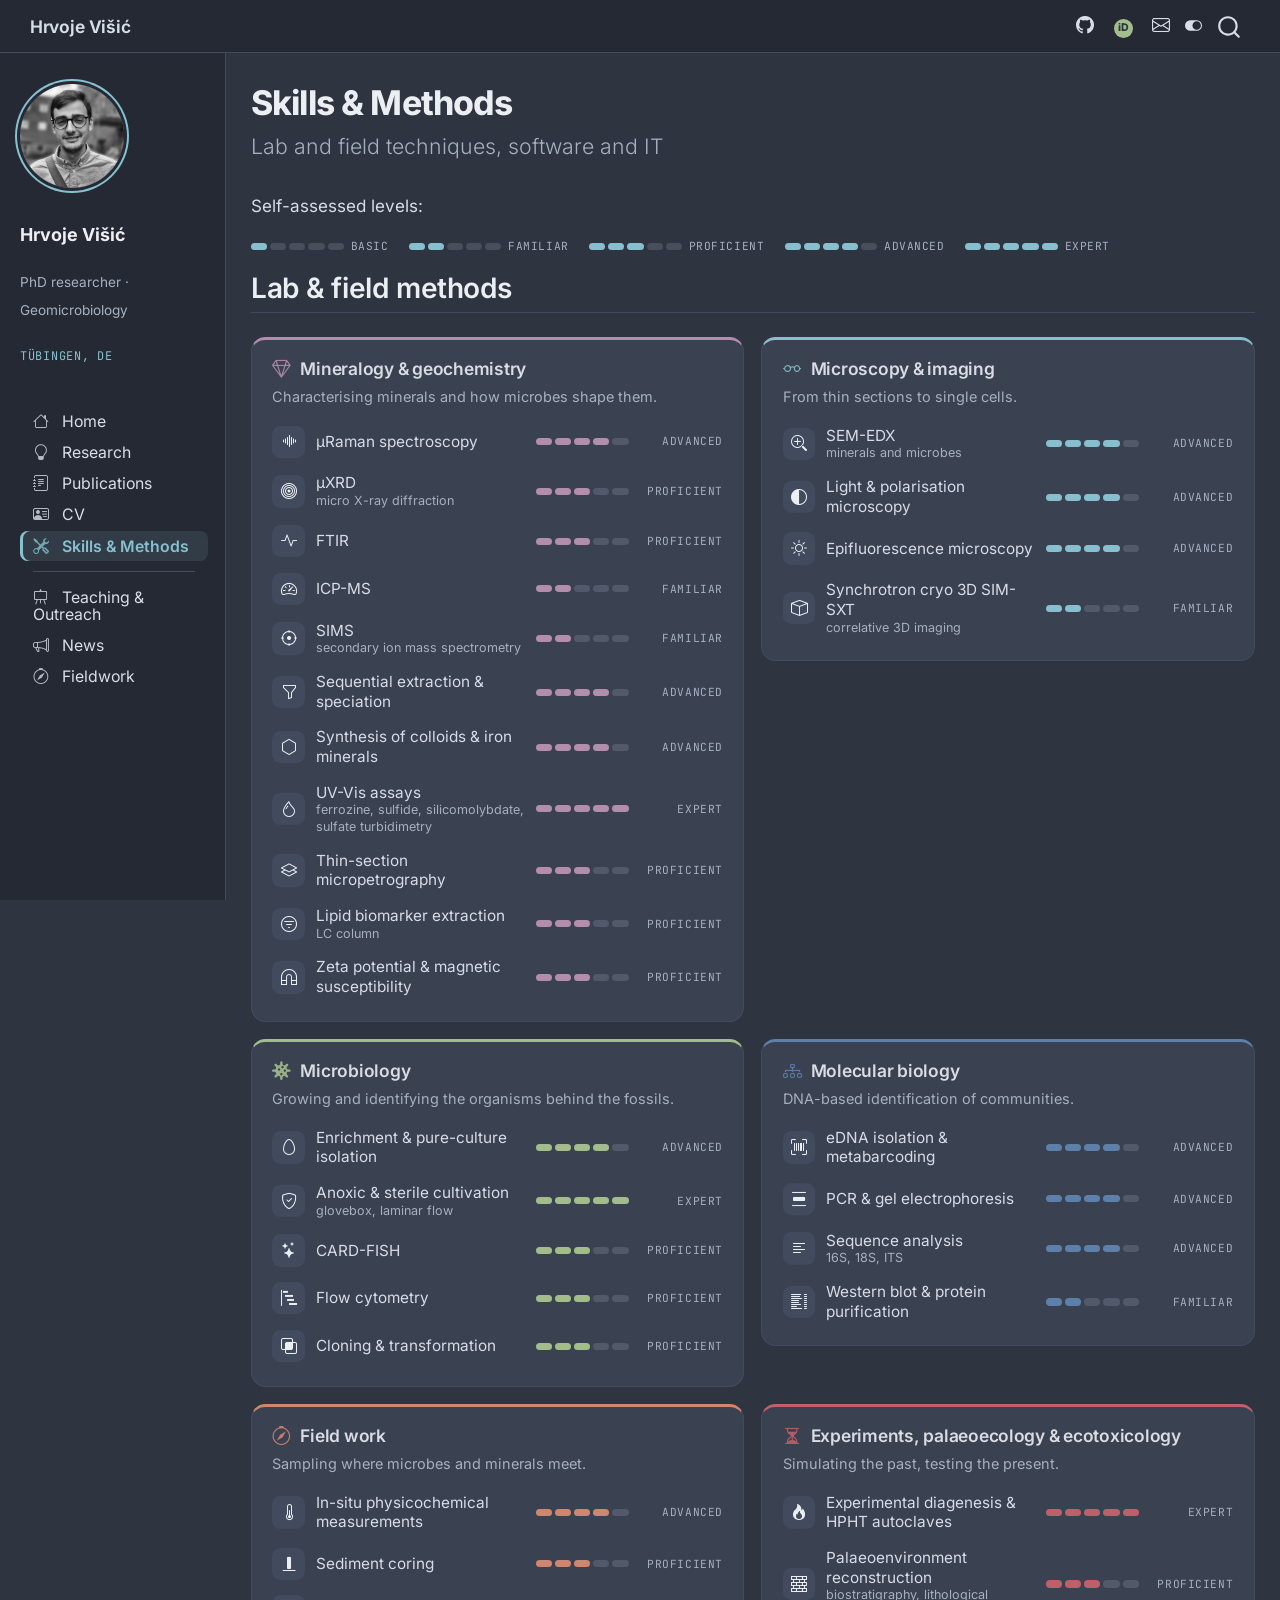
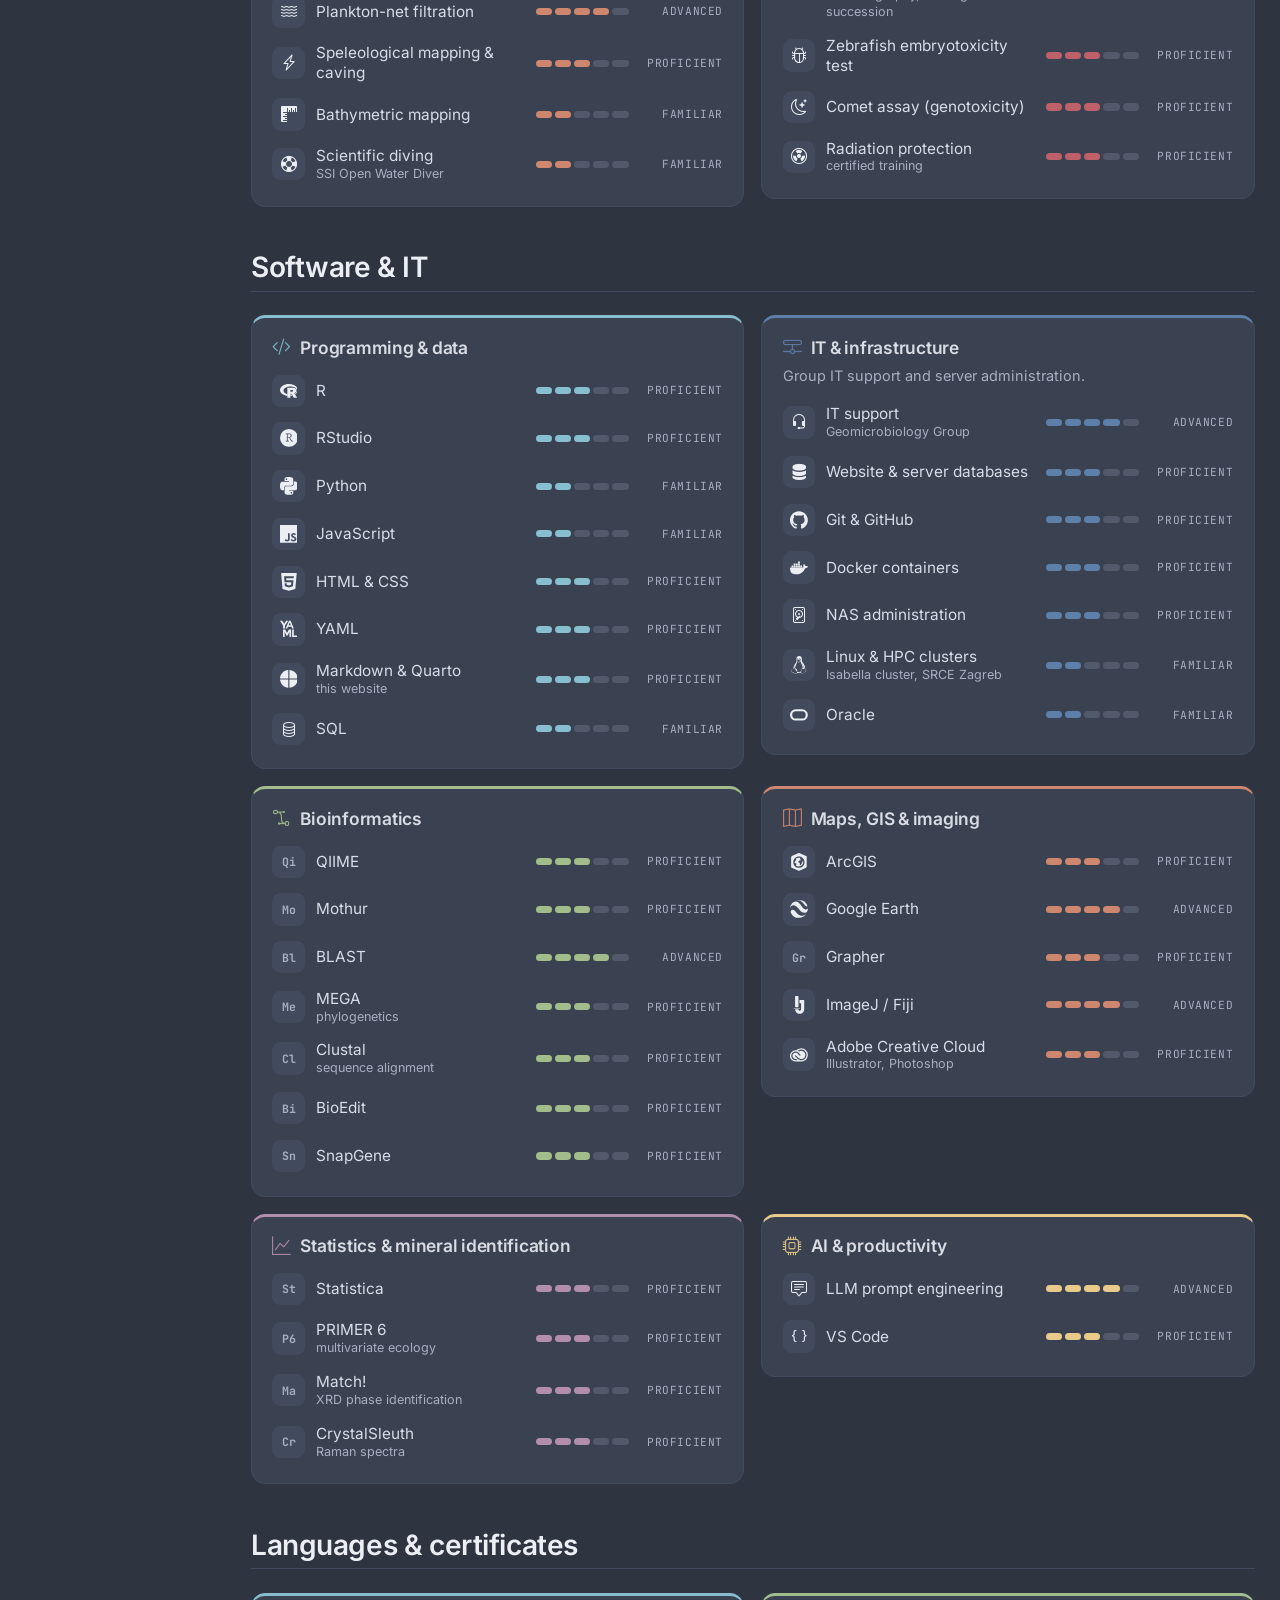
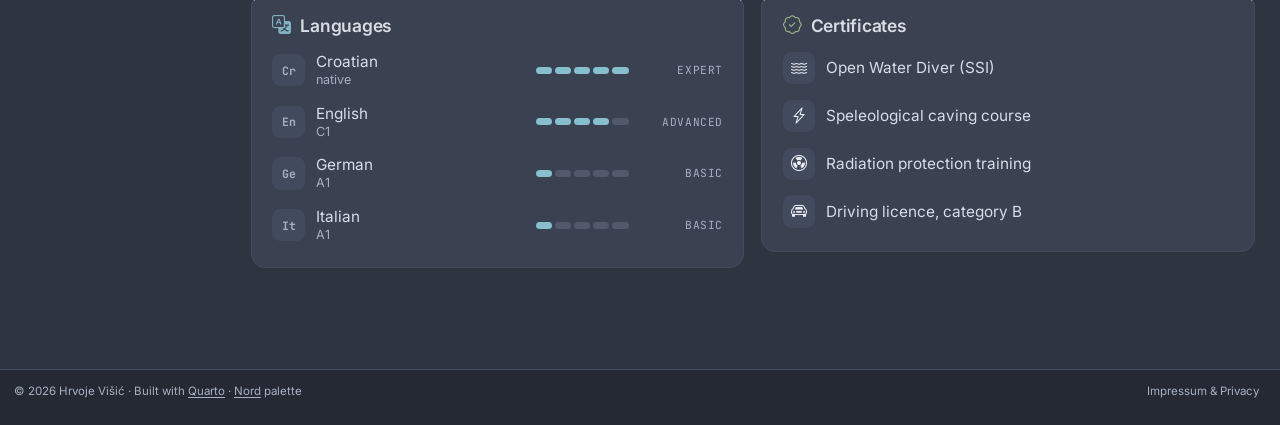
<file: docs/skills.html>
<!DOCTYPE html>
<html xmlns="http://www.w3.org/1999/xhtml" lang="en" xml:lang="en"><head>

<meta charset="utf-8">
<meta name="generator" content="quarto-1.11.9">

<meta name="viewport" content="width=device-width, initial-scale=1.0, user-scalable=yes">

<meta name="description" content="Laboratory and field methods, software, programming and IT skills of Hrvoje Višić, with self-assessed levels.">

<title>Skills &amp; Methods – Hrvoje Višić</title>
<style>
/* Default styles provided by pandoc.
** See https://pandoc.org/MANUAL.html#variables-for-html for config info.
*/
span.smallcaps{font-variant: small-caps;}
div.columns{display: flex; gap: 1.5em;}
div.column{flex: auto;}
@media screen {
div.columns{gap: min(4vw, 1.5em);}
div.column{overflow-x: auto;}
}
div.hanging-indent{margin-left: 1.5em; text-indent: -1.5em;}
ul.task-list{list-style: none;}
ul.task-list li input[type="checkbox"] {
  width: 0.8em;
  margin: 0 0.8em 0.2em -1em; /* quarto-specific, see https://github.com/quarto-dev/quarto-cli/issues/4556 */ 
  vertical-align: middle;
}
.display.math{display: block; text-align: center; margin: 0.5rem auto;}
</style>


<script src="site_libs/quarto-nav/quarto-nav.js"></script>
<script src="site_libs/quarto-nav/headroom.min.js"></script>
<script src="site_libs/clipboard/clipboard.min.js"></script>
<script src="site_libs/quarto-search/autocomplete.umd.js"></script>
<script src="site_libs/quarto-search/fuse.min.js"></script>
<script src="site_libs/quarto-search/quarto-search.js"></script>
<meta name="quarto:offset" content="./">
<link href="./images/favicon.svg" rel="icon" type="image/svg+xml">
<script src="site_libs/quarto-html/quarto.js" type="module"></script>
<script src="site_libs/quarto-html/tabsets/tabsets.js" type="module"></script>
<script src="site_libs/quarto-html/scrollable-regions/scrollable-regions.js" type="module"></script>
<script src="site_libs/quarto-html/popper.min.js"></script>
<script src="site_libs/quarto-html/tippy.umd.min.js"></script>
<script src="site_libs/quarto-html/anchor.min.js"></script>
<link href="site_libs/quarto-html/tippy.css" rel="stylesheet">
<link href="site_libs/quarto-html/quarto-syntax-highlighting-4bf167443614602e1088f7d6f674998b.css" rel="stylesheet" class="quarto-color-scheme" id="quarto-text-highlighting-styles">
<link href="site_libs/quarto-html/quarto-syntax-highlighting-dark-e2aee5bd4f734bca5199d46d119b6508.css" rel="stylesheet" class="quarto-color-scheme quarto-color-alternate" id="quarto-text-highlighting-styles">
<script src="site_libs/bootstrap/bootstrap.min.js"></script>
<link href="site_libs/bootstrap/bootstrap-icons.css" rel="stylesheet">
<link href="site_libs/bootstrap/bootstrap-a9a83dace3aadc5248856ad7f3377ef6.min.css" rel="stylesheet" append-hash="true" class="quarto-color-scheme" id="quarto-bootstrap" data-mode="light">
<link href="site_libs/bootstrap/bootstrap-dark-e2f8ce4d376cc281504e720a2629dc66.min.css" rel="stylesheet" append-hash="true" class="quarto-color-scheme quarto-color-alternate" id="quarto-bootstrap" data-mode="dark">
<script src="site_libs/quarto-contrib/glightbox/glightbox.min.js"></script>
<link href="site_libs/quarto-contrib/glightbox/glightbox.min.css" rel="stylesheet">
<link href="site_libs/quarto-contrib/glightbox/lightbox.css" rel="stylesheet">
<script id="quarto-search-options" type="application/json">{
  "location": "navbar",
  "copy-button": false,
  "collapse-after": 3,
  "panel-placement": "end",
  "type": "overlay",
  "limit": 50,
  "keyboard-shortcut": [
    "f",
    "/",
    "s"
  ],
  "language": {
    "search-no-results-text": "No results",
    "search-matching-documents-text": "matching documents",
    "search-copy-link-title": "Copy link to search",
    "search-hide-matches-text": "Hide additional matches",
    "search-more-match-text": "more match in this document",
    "search-more-matches-text": "more matches in this document",
    "search-clear-button-title": "Clear",
    "search-text-placeholder": "",
    "search-detached-cancel-button-title": "Cancel",
    "search-submit-button-title": "Submit",
    "search-label": "Search"
  }
}</script>
<style>html{ scroll-behavior: smooth; }</style>


<link rel="stylesheet" href="fonts.css">
<link rel="stylesheet" href="styles.css">
<meta property="og:title" content="Skills &amp; Methods – Hrvoje Višić">
<meta property="og:description" content="Laboratory and field methods, software, programming and IT skills of Hrvoje Višić, with self-assessed levels.">
<meta property="og:image" content="https://divisici.github.io/images/profile.webp">
<meta property="og:site_name" content="Hrvoje Višić">
</head>

<body class="nav-sidebar docked nav-fixed quarto-dark"><a id="quarto-skip-link" class="visually-hidden-focusable" href="#quarto-document-content">Skip to main content</a><script id="quarto-html-before-body" type="application/javascript">
    const toggleBodyColorMode = (bsSheetEl) => {
      const mode = bsSheetEl.getAttribute("data-mode");
      const bodyEl = window.document.querySelector("body");
      if (mode === "dark") {
        bodyEl.classList.add("quarto-dark");
        bodyEl.classList.remove("quarto-light");
      } else {
        bodyEl.classList.add("quarto-light");
        bodyEl.classList.remove("quarto-dark");
      }
    }
    const toggleBodyColorPrimary = () => {
      const bsSheetEl = window.document.querySelector("link#quarto-bootstrap:not([rel=disabled-stylesheet])");
      if (bsSheetEl) {
        toggleBodyColorMode(bsSheetEl);
      }
    }
    const setColorSchemeToggle = (alternate) => {
      const toggles = window.document.querySelectorAll('.quarto-color-scheme-toggle');
      for (let i=0; i < toggles.length; i++) {
        const toggle = toggles[i];
        if (toggle) {
          toggle.setAttribute("aria-checked", alternate ? "true" : "false");
          if (alternate) {
            toggle.classList.add("alternate");
          } else {
            toggle.classList.remove("alternate");
          }
        }
      }
    };
    const toggleColorMode = (alternate) => {
      // Switch the stylesheets
      const primaryStylesheets = window.document.querySelectorAll('link.quarto-color-scheme:not(.quarto-color-alternate)');
      const alternateStylesheets = window.document.querySelectorAll('link.quarto-color-scheme.quarto-color-alternate');
      manageTransitions('#quarto-margin-sidebar .nav-link', false);
      if (alternate) {
        // note: dark is layered on light, we don't disable primary!
        enableStylesheet(alternateStylesheets);
        for (const sheetNode of alternateStylesheets) {
          if (sheetNode.id === "quarto-bootstrap") {
            toggleBodyColorMode(sheetNode);
          }
        }
      } else {
        disableStylesheet(alternateStylesheets);
        enableStylesheet(primaryStylesheets)
        toggleBodyColorPrimary();
      }
      manageTransitions('#quarto-margin-sidebar .nav-link', true);
      // Switch the toggles
      setColorSchemeToggle(alternate)
    }
    // Hack to workaround the fact that safari doesn't
    // properly recolor the scrollbar when toggling (#1455).
    // Not run on load: stylesheets are set before first paint there, and
    // scrolling would undo the scroll to a URL fragment (#14973).
    // The one pixel nudge keeps the reader where they were.
    const refreshSafariScrollbar = () => {
      if (navigator.userAgent.indexOf('Safari') > 0 && navigator.userAgent.indexOf('Chrome') == -1) {
        manageTransitions("body", false);
        const scrollY = window.scrollY;
        window.scrollTo(0, scrollY > 0 ? scrollY - 1 : 1);
        setTimeout(() => {
          window.scrollTo(0, scrollY);
          manageTransitions("body", true);
        }, 40);
      }
    }
    const disableStylesheet = (stylesheets) => {
      for (let i=0; i < stylesheets.length; i++) {
        const stylesheet = stylesheets[i];
        stylesheet.rel = 'disabled-stylesheet';
      }
    }
    const enableStylesheet = (stylesheets) => {
      for (let i=0; i < stylesheets.length; i++) {
        const stylesheet = stylesheets[i];
        if(stylesheet.rel !== 'stylesheet') { // for Chrome, which will still FOUC without this check
          stylesheet.rel = 'stylesheet';
        }
      }
    }
    const manageTransitions = (selector, allowTransitions) => {
      const els = window.document.querySelectorAll(selector);
      for (let i=0; i < els.length; i++) {
        const el = els[i];
        if (allowTransitions) {
          el.classList.remove('notransition');
        } else {
          el.classList.add('notransition');
        }
      }
    }
    const isFileUrl = () => {
      return window.location.protocol === 'file:';
    }
    const hasAlternateSentinel = () => {
      let styleSentinel = getColorSchemeSentinel();
      if (styleSentinel !== null) {
        return styleSentinel === "alternate";
      } else {
        return false;
      }
    }
    const setStyleSentinel = (alternate) => {
      const value = alternate ? "alternate" : "default";
      if (!isFileUrl()) {
        window.localStorage.setItem("quarto-color-scheme", value);
      } else {
        localAlternateSentinel = value;
      }
    }
    const getColorSchemeSentinel = () => {
      if (!isFileUrl()) {
        const storageValue = window.localStorage.getItem("quarto-color-scheme");
        return storageValue != null ? storageValue : localAlternateSentinel;
      } else {
        return localAlternateSentinel;
      }
    }
    const toggleGiscusIfUsed = (isAlternate, darkModeDefault) => {
      const baseTheme = document.querySelector('#giscus-base-theme')?.value ?? 'light';
      const alternateTheme = document.querySelector('#giscus-alt-theme')?.value ?? 'dark';
      let newTheme = '';
      if(authorPrefersDark) {
        newTheme = isAlternate ? baseTheme : alternateTheme;
      } else {
        newTheme = isAlternate ? alternateTheme : baseTheme;
      }
      const changeGiscusTheme = () => {
        // From: https://github.com/giscus/giscus/issues/336
        const sendMessage = (message) => {
          const iframe = document.querySelector('iframe.giscus-frame');
          if (!iframe) return;
          iframe.contentWindow.postMessage({ giscus: message }, 'https://giscus.app');
        }
        sendMessage({
          setConfig: {
            theme: newTheme
          }
        });
      }
      const isGiscussLoaded = window.document.querySelector('iframe.giscus-frame') !== null;
      if (isGiscussLoaded) {
        changeGiscusTheme();
      }
    };
    const authorPrefersDark = true;
    const darkModeDefault = authorPrefersDark;
    let localAlternateSentinel = darkModeDefault ? 'alternate' : 'default';
    // Dark / light mode switch
    window.quartoToggleColorScheme = () => {
      // Read the current dark / light value
      let toAlternate = !hasAlternateSentinel();
      toggleColorMode(toAlternate);
      refreshSafariScrollbar();
      setStyleSentinel(toAlternate);
      toggleGiscusIfUsed(toAlternate, darkModeDefault);
      window.dispatchEvent(new Event('resize'));
    };
    // Switch to dark mode if need be
    if (hasAlternateSentinel()) {
      toggleColorMode(true);
    } else {
      toggleColorMode(false);
    }
  </script>

<div id="quarto-search-results"></div>
  <header id="quarto-header" class="headroom fixed-top">
    <nav class="navbar navbar-expand " data-bs-theme="dark" aria-label="Site">
      <div class="navbar-container container-fluid">
      <div class="navbar-brand-container mx-auto">
    <a class="navbar-brand" href="./index.html">
    <span class="navbar-title">Hrvoje Višić</span>
    </a>
  </div>
          <ul class="navbar-nav navbar-nav-scroll ms-auto">
  <li class="nav-item compact">
    <a class="nav-link" href="https://github.com/DiVisici"> <i class="bi bi-github" role="img" aria-label="GitHub">
</i> 
<span class="menu-text"></span></a>
  </li>  
  <li class="nav-item">
    <a class="nav-link" href="https://orcid.org/0000-0003-0406-5330"> 
<span class="menu-text">iD</span></a>
  </li>  
  <li class="nav-item compact">
    <a class="nav-link" href="mailto:hrvoje.visic@uni-tuebingen.de"> <i class="bi bi-envelope" role="img" aria-label="Email">
</i> 
<span class="menu-text"></span></a>
  </li>  
</ul>
          <div class="quarto-navbar-tools">
  <button type="button" role="switch" aria-checked="false" class="quarto-color-scheme-toggle quarto-navigation-tool  px-1" onclick="window.quartoToggleColorScheme(); return false;" title="Toggle dark mode" aria-label="Toggle dark mode"><i class="bi"></i></button>
</div>
            <div id="quarto-search" class="" title="Search"></div>
      </div> <!-- /container-fluid -->
    </nav>
  <nav class="quarto-secondary-nav" aria-label="Toolbar">
    <div class="container-fluid d-flex">
      <button type="button" class="quarto-btn-toggle btn" data-bs-toggle="collapse" role="button" data-bs-target=".quarto-sidebar-collapse-item" aria-controls="quarto-sidebar" aria-expanded="false" aria-label="Toggle sidebar navigation" onclick="if (window.quartoToggleHeadroom) { window.quartoToggleHeadroom(); }">
        <i class="bi bi-layout-text-sidebar-reverse"></i>
      </button>
        <a class="flex-grow-1 no-decor" data-bs-toggle="collapse" data-bs-target=".quarto-sidebar-collapse-item" onclick="if (window.quartoToggleHeadroom) { window.quartoToggleHeadroom(); }">      
          <h1 class="quarto-secondary-nav-title">Skills &amp; Methods</h1>
        </a>     
    </div>
  </nav>
</header>
<!-- content -->
<div id="quarto-content" class="quarto-container page-columns page-rows-contents page-layout-full page-navbar">
<!-- sidebar -->
  <nav id="quarto-sidebar" class="sidebar collapse collapse-horizontal quarto-sidebar-collapse-item sidebar-navigation docked overflow-auto" aria-label="Section"><div class="quarto-sidebar-header"><div class="sidebar-header-item">
<p><a href="./images/profile.webp" class="lightbox" data-gallery="quarto-lightbox-gallery-1"><img src="./images/profile.webp" class="hv-side-avatar img-fluid" alt="Portrait of Hrvoje Višić"></a></p>
<p><span class="hv-side-name">Hrvoje Višić</span></p>
<p><span class="hv-side-role">PhD researcher · Geomicrobiology</span></p>
<p><span class="hv-side-place">Tübingen, DE</span></p>
</div></div>
    <div class="sidebar-menu-container"> 
    <ul class="list-unstyled mt-1">
        <li class="sidebar-item">
  <div class="sidebar-item-container"> 
  <a href="./index.html" class="sidebar-item-text sidebar-link"><i class="bi bi-house" role="img">
</i> 
 <span class="menu-text">Home</span></a>
  </div>
</li>
        <li class="sidebar-item">
  <div class="sidebar-item-container"> 
  <a href="./research.html" class="sidebar-item-text sidebar-link"><i class="bi bi-lightbulb" role="img">
</i> 
 <span class="menu-text">Research</span></a>
  </div>
</li>
        <li class="sidebar-item">
  <div class="sidebar-item-container"> 
  <a href="./publications.html" class="sidebar-item-text sidebar-link"><i class="bi bi-journal-text" role="img">
</i> 
 <span class="menu-text">Publications</span></a>
  </div>
</li>
        <li class="sidebar-item">
  <div class="sidebar-item-container"> 
  <a href="./cv.html" class="sidebar-item-text sidebar-link"><i class="bi bi-person-vcard" role="img">
</i> 
 <span class="menu-text">CV</span></a>
  </div>
</li>
        <li class="sidebar-item">
  <div class="sidebar-item-container"> 
  <a href="./skills.html" class="sidebar-item-text sidebar-link active"><i class="bi bi-tools" role="img">
</i> 
 <span class="menu-text">Skills &amp; Methods</span></a>
  </div>
</li>
        <li class="px-0"><hr class="sidebar-divider hi "></li>
        <li class="sidebar-item">
  <div class="sidebar-item-container"> 
  <a href="./teaching.html" class="sidebar-item-text sidebar-link"><i class="bi bi-easel" role="img">
</i> 
 <span class="menu-text">Teaching &amp; Outreach</span></a>
  </div>
</li>
        <li class="sidebar-item">
  <div class="sidebar-item-container"> 
  <a href="./news.html" class="sidebar-item-text sidebar-link"><i class="bi bi-megaphone" role="img">
</i> 
 <span class="menu-text">News</span></a>
  </div>
</li>
        <li class="sidebar-item">
  <div class="sidebar-item-container"> 
  <a href="./fieldwork.html" class="sidebar-item-text sidebar-link"><i class="bi bi-compass" role="img">
</i> 
 <span class="menu-text">Fieldwork</span></a>
  </div>
</li>
    </ul>
    </div>
</nav>
<div id="quarto-sidebar-glass" class="quarto-sidebar-collapse-item" data-bs-toggle="collapse" data-bs-target=".quarto-sidebar-collapse-item"></div>
<!-- margin-sidebar -->
    
<!-- main -->
<main class="content column-page-right" id="quarto-document-content" tabindex="-1">


<header id="title-block-header" class="quarto-title-block default">
<div class="quarto-title">
<h1 class="title d-none d-lg-block">Skills &amp; Methods</h1>
<p class="subtitle lead">Lab and field techniques, software and IT</p>
</div>

<div>
  <div class="description">
    Laboratory and field methods, software, programming and IT skills of Hrvoje Višić, with self-assessed levels.
  </div>
</div>


<div class="quarto-title-meta column-page-right">

    
  
    
  </div>
  


</header>


<!--
  HOW TO EDIT
  Each row is one line:  [Name]{.skill level=3 logo=python note="optional detail"}
    level = 1 Basic · 2 Familiar · 3 Proficient · 4 Advanced · 5 Expert
    logo  = a file name from images/logos/ (without .svg). Monochrome logos from simpleicons.org;
            download more there and drop the .svg into images/logos/.
    icon  = a Bootstrap icon name instead of a logo (icons.getbootstrap.com)
    no logo/icon -> a two-letter monogram is shown.
  Card colours: .c-cyan .c-green .c-yellow .c-orange .c-red .c-purple .c-blue
-->
<p>Self-assessed levels:</p>
<div class="hv-legend">
<p><span class="hv-skill"><span class="hv-skill-mark mono">Ba</span><span class="hv-skill-text"><span class="hv-skill-name">Basic</span></span><span class="hv-meter" role="img" aria-label="Basic, level 1 of 5" title="Basic"><i class="on"></i><i></i><i></i><i></i><i></i></span><span class="hv-level">Basic</span></span> <span class="hv-skill"><span class="hv-skill-mark mono">Fa</span><span class="hv-skill-text"><span class="hv-skill-name">Familiar</span></span><span class="hv-meter" role="img" aria-label="Familiar, level 2 of 5" title="Familiar"><i class="on"></i><i class="on"></i><i></i><i></i><i></i></span><span class="hv-level">Familiar</span></span> <span class="hv-skill"><span class="hv-skill-mark mono">Pr</span><span class="hv-skill-text"><span class="hv-skill-name">Proficient</span></span><span class="hv-meter" role="img" aria-label="Proficient, level 3 of 5" title="Proficient"><i class="on"></i><i class="on"></i><i class="on"></i><i></i><i></i></span><span class="hv-level">Proficient</span></span> <span class="hv-skill"><span class="hv-skill-mark mono">Ad</span><span class="hv-skill-text"><span class="hv-skill-name">Advanced</span></span><span class="hv-meter" role="img" aria-label="Advanced, level 4 of 5" title="Advanced"><i class="on"></i><i class="on"></i><i class="on"></i><i class="on"></i><i></i></span><span class="hv-level">Advanced</span></span> <span class="hv-skill"><span class="hv-skill-mark mono">Ex</span><span class="hv-skill-text"><span class="hv-skill-name">Expert</span></span><span class="hv-meter" role="img" aria-label="Expert, level 5 of 5" title="Expert"><i class="on"></i><i class="on"></i><i class="on"></i><i class="on"></i><i class="on"></i></span><span class="hv-level">Expert</span></span></p>
</div>
<section id="lab-field-methods" class="level2">
<h2 class="anchored" data-anchor-id="lab-field-methods">Lab &amp; field methods</h2>
<div class="hv-grid hv-skillgrid">
<section id="mineralogy-geochemistry" class="level3 hv-card hv-skillcard c-purple">
<h3 class="anchored" data-anchor-id="mineralogy-geochemistry"><i class="bi bi-gem"></i> Mineralogy &amp; geochemistry</h3>
<p>Characterising minerals and how microbes shape them.</p>
<div class="hv-skills">
<p><span class="hv-skill"><span class="hv-skill-mark"><i class="bi bi-soundwave"></i></span><span class="hv-skill-text"><span class="hv-skill-name">µRaman spectroscopy</span></span><span class="hv-meter" role="img" aria-label="Advanced, level 4 of 5" title="Advanced"><i class="on"></i><i class="on"></i><i class="on"></i><i class="on"></i><i></i></span><span class="hv-level">Advanced</span></span> <span class="hv-skill"><span class="hv-skill-mark"><i class="bi bi-bullseye"></i></span><span class="hv-skill-text"><span class="hv-skill-name">µXRD</span><span class="hv-skill-note">micro X-ray diffraction</span></span><span class="hv-meter" role="img" aria-label="Proficient, level 3 of 5" title="Proficient"><i class="on"></i><i class="on"></i><i class="on"></i><i></i><i></i></span><span class="hv-level">Proficient</span></span> <span class="hv-skill"><span class="hv-skill-mark"><i class="bi bi-activity"></i></span><span class="hv-skill-text"><span class="hv-skill-name">FTIR</span></span><span class="hv-meter" role="img" aria-label="Proficient, level 3 of 5" title="Proficient"><i class="on"></i><i class="on"></i><i class="on"></i><i></i><i></i></span><span class="hv-level">Proficient</span></span> <span class="hv-skill"><span class="hv-skill-mark"><i class="bi bi-speedometer2"></i></span><span class="hv-skill-text"><span class="hv-skill-name">ICP-MS</span></span><span class="hv-meter" role="img" aria-label="Familiar, level 2 of 5" title="Familiar"><i class="on"></i><i class="on"></i><i></i><i></i><i></i></span><span class="hv-level">Familiar</span></span> <span class="hv-skill"><span class="hv-skill-mark"><i class="bi bi-crosshair"></i></span><span class="hv-skill-text"><span class="hv-skill-name">SIMS</span><span class="hv-skill-note">secondary ion mass spectrometry</span></span><span class="hv-meter" role="img" aria-label="Familiar, level 2 of 5" title="Familiar"><i class="on"></i><i class="on"></i><i></i><i></i><i></i></span><span class="hv-level">Familiar</span></span> <span class="hv-skill"><span class="hv-skill-mark"><i class="bi bi-funnel"></i></span><span class="hv-skill-text"><span class="hv-skill-name">Sequential extraction &amp; speciation</span></span><span class="hv-meter" role="img" aria-label="Advanced, level 4 of 5" title="Advanced"><i class="on"></i><i class="on"></i><i class="on"></i><i class="on"></i><i></i></span><span class="hv-level">Advanced</span></span> <span class="hv-skill"><span class="hv-skill-mark"><i class="bi bi-hexagon"></i></span><span class="hv-skill-text"><span class="hv-skill-name">Synthesis of colloids &amp; iron minerals</span></span><span class="hv-meter" role="img" aria-label="Advanced, level 4 of 5" title="Advanced"><i class="on"></i><i class="on"></i><i class="on"></i><i class="on"></i><i></i></span><span class="hv-level">Advanced</span></span> <span class="hv-skill"><span class="hv-skill-mark"><i class="bi bi-droplet"></i></span><span class="hv-skill-text"><span class="hv-skill-name">UV-Vis assays</span><span class="hv-skill-note">ferrozine, sulfide, silicomolybdate, sulfate turbidimetry</span></span><span class="hv-meter" role="img" aria-label="Expert, level 5 of 5" title="Expert"><i class="on"></i><i class="on"></i><i class="on"></i><i class="on"></i><i class="on"></i></span><span class="hv-level">Expert</span></span> <span class="hv-skill"><span class="hv-skill-mark"><i class="bi bi-layers"></i></span><span class="hv-skill-text"><span class="hv-skill-name">Thin-section micropetrography</span></span><span class="hv-meter" role="img" aria-label="Proficient, level 3 of 5" title="Proficient"><i class="on"></i><i class="on"></i><i class="on"></i><i></i><i></i></span><span class="hv-level">Proficient</span></span> <span class="hv-skill"><span class="hv-skill-mark"><i class="bi bi-filter-circle"></i></span><span class="hv-skill-text"><span class="hv-skill-name">Lipid biomarker extraction</span><span class="hv-skill-note">LC column</span></span><span class="hv-meter" role="img" aria-label="Proficient, level 3 of 5" title="Proficient"><i class="on"></i><i class="on"></i><i class="on"></i><i></i><i></i></span><span class="hv-level">Proficient</span></span> <span class="hv-skill"><span class="hv-skill-mark"><i class="bi bi-magnet"></i></span><span class="hv-skill-text"><span class="hv-skill-name">Zeta potential &amp; magnetic susceptibility</span></span><span class="hv-meter" role="img" aria-label="Proficient, level 3 of 5" title="Proficient"><i class="on"></i><i class="on"></i><i class="on"></i><i></i><i></i></span><span class="hv-level">Proficient</span></span></p>
</div>
</section>
<section id="microscopy-imaging" class="level3 hv-card hv-skillcard c-cyan">
<h3 class="anchored" data-anchor-id="microscopy-imaging"><i class="bi bi-eyeglasses"></i> Microscopy &amp; imaging</h3>
<p>From thin sections to single cells.</p>
<div class="hv-skills">
<p><span class="hv-skill"><span class="hv-skill-mark"><i class="bi bi-zoom-in"></i></span><span class="hv-skill-text"><span class="hv-skill-name">SEM-EDX</span><span class="hv-skill-note">minerals and microbes</span></span><span class="hv-meter" role="img" aria-label="Advanced, level 4 of 5" title="Advanced"><i class="on"></i><i class="on"></i><i class="on"></i><i class="on"></i><i></i></span><span class="hv-level">Advanced</span></span> <span class="hv-skill"><span class="hv-skill-mark"><i class="bi bi-circle-half"></i></span><span class="hv-skill-text"><span class="hv-skill-name">Light &amp; polarisation microscopy</span></span><span class="hv-meter" role="img" aria-label="Advanced, level 4 of 5" title="Advanced"><i class="on"></i><i class="on"></i><i class="on"></i><i class="on"></i><i></i></span><span class="hv-level">Advanced</span></span> <span class="hv-skill"><span class="hv-skill-mark"><i class="bi bi-brightness-high"></i></span><span class="hv-skill-text"><span class="hv-skill-name">Epifluorescence microscopy</span></span><span class="hv-meter" role="img" aria-label="Advanced, level 4 of 5" title="Advanced"><i class="on"></i><i class="on"></i><i class="on"></i><i class="on"></i><i></i></span><span class="hv-level">Advanced</span></span> <span class="hv-skill"><span class="hv-skill-mark"><i class="bi bi-box"></i></span><span class="hv-skill-text"><span class="hv-skill-name">Synchrotron cryo 3D SIM-SXT</span><span class="hv-skill-note">correlative 3D imaging</span></span><span class="hv-meter" role="img" aria-label="Familiar, level 2 of 5" title="Familiar"><i class="on"></i><i class="on"></i><i></i><i></i><i></i></span><span class="hv-level">Familiar</span></span></p>
</div>
</section>
<section id="microbiology" class="level3 hv-card hv-skillcard c-green">
<h3 class="anchored" data-anchor-id="microbiology"><i class="bi bi-virus2"></i> Microbiology</h3>
<p>Growing and identifying the organisms behind the fossils.</p>
<div class="hv-skills">
<p><span class="hv-skill"><span class="hv-skill-mark"><i class="bi bi-egg"></i></span><span class="hv-skill-text"><span class="hv-skill-name">Enrichment &amp; pure-culture isolation</span></span><span class="hv-meter" role="img" aria-label="Advanced, level 4 of 5" title="Advanced"><i class="on"></i><i class="on"></i><i class="on"></i><i class="on"></i><i></i></span><span class="hv-level">Advanced</span></span> <span class="hv-skill"><span class="hv-skill-mark"><i class="bi bi-shield-check"></i></span><span class="hv-skill-text"><span class="hv-skill-name">Anoxic &amp; sterile cultivation</span><span class="hv-skill-note">glovebox, laminar flow</span></span><span class="hv-meter" role="img" aria-label="Expert, level 5 of 5" title="Expert"><i class="on"></i><i class="on"></i><i class="on"></i><i class="on"></i><i class="on"></i></span><span class="hv-level">Expert</span></span> <span class="hv-skill"><span class="hv-skill-mark"><i class="bi bi-stars"></i></span><span class="hv-skill-text"><span class="hv-skill-name">CARD-FISH</span></span><span class="hv-meter" role="img" aria-label="Proficient, level 3 of 5" title="Proficient"><i class="on"></i><i class="on"></i><i class="on"></i><i></i><i></i></span><span class="hv-level">Proficient</span></span> <span class="hv-skill"><span class="hv-skill-mark"><i class="bi bi-bar-chart-steps"></i></span><span class="hv-skill-text"><span class="hv-skill-name">Flow cytometry</span></span><span class="hv-meter" role="img" aria-label="Proficient, level 3 of 5" title="Proficient"><i class="on"></i><i class="on"></i><i class="on"></i><i></i><i></i></span><span class="hv-level">Proficient</span></span> <span class="hv-skill"><span class="hv-skill-mark"><i class="bi bi-intersect"></i></span><span class="hv-skill-text"><span class="hv-skill-name">Cloning &amp; transformation</span></span><span class="hv-meter" role="img" aria-label="Proficient, level 3 of 5" title="Proficient"><i class="on"></i><i class="on"></i><i class="on"></i><i></i><i></i></span><span class="hv-level">Proficient</span></span></p>
</div>
</section>
<section id="molecular-biology" class="level3 hv-card hv-skillcard c-blue">
<h3 class="anchored" data-anchor-id="molecular-biology"><i class="bi bi-diagram-3"></i> Molecular biology</h3>
<p>DNA-based identification of communities.</p>
<div class="hv-skills">
<p><span class="hv-skill"><span class="hv-skill-mark"><i class="bi bi-upc-scan"></i></span><span class="hv-skill-text"><span class="hv-skill-name">eDNA isolation &amp; metabarcoding</span></span><span class="hv-meter" role="img" aria-label="Advanced, level 4 of 5" title="Advanced"><i class="on"></i><i class="on"></i><i class="on"></i><i class="on"></i><i></i></span><span class="hv-level">Advanced</span></span> <span class="hv-skill"><span class="hv-skill-mark"><i class="bi bi-distribute-vertical"></i></span><span class="hv-skill-text"><span class="hv-skill-name">PCR &amp; gel electrophoresis</span></span><span class="hv-meter" role="img" aria-label="Advanced, level 4 of 5" title="Advanced"><i class="on"></i><i class="on"></i><i class="on"></i><i class="on"></i><i></i></span><span class="hv-level">Advanced</span></span> <span class="hv-skill"><span class="hv-skill-mark"><i class="bi bi-text-left"></i></span><span class="hv-skill-text"><span class="hv-skill-name">Sequence analysis</span><span class="hv-skill-note">16S, 18S, ITS</span></span><span class="hv-meter" role="img" aria-label="Advanced, level 4 of 5" title="Advanced"><i class="on"></i><i class="on"></i><i class="on"></i><i class="on"></i><i></i></span><span class="hv-level">Advanced</span></span> <span class="hv-skill"><span class="hv-skill-mark"><i class="bi bi-list-columns"></i></span><span class="hv-skill-text"><span class="hv-skill-name">Western blot &amp; protein purification</span></span><span class="hv-meter" role="img" aria-label="Familiar, level 2 of 5" title="Familiar"><i class="on"></i><i class="on"></i><i></i><i></i><i></i></span><span class="hv-level">Familiar</span></span></p>
</div>
</section>
<section id="field-work" class="level3 hv-card hv-skillcard c-orange">
<h3 class="anchored" data-anchor-id="field-work"><i class="bi bi-compass"></i> Field work</h3>
<p>Sampling where microbes and minerals meet.</p>
<div class="hv-skills">
<p><span class="hv-skill"><span class="hv-skill-mark"><i class="bi bi-thermometer-half"></i></span><span class="hv-skill-text"><span class="hv-skill-name">In-situ physicochemical measurements</span></span><span class="hv-meter" role="img" aria-label="Advanced, level 4 of 5" title="Advanced"><i class="on"></i><i class="on"></i><i class="on"></i><i class="on"></i><i></i></span><span class="hv-level">Advanced</span></span> <span class="hv-skill"><span class="hv-skill-mark"><i class="bi bi-align-bottom"></i></span><span class="hv-skill-text"><span class="hv-skill-name">Sediment coring</span></span><span class="hv-meter" role="img" aria-label="Proficient, level 3 of 5" title="Proficient"><i class="on"></i><i class="on"></i><i class="on"></i><i></i><i></i></span><span class="hv-level">Proficient</span></span> <span class="hv-skill"><span class="hv-skill-mark"><i class="bi bi-water"></i></span><span class="hv-skill-text"><span class="hv-skill-name">Plankton-net filtration</span></span><span class="hv-meter" role="img" aria-label="Advanced, level 4 of 5" title="Advanced"><i class="on"></i><i class="on"></i><i class="on"></i><i class="on"></i><i></i></span><span class="hv-level">Advanced</span></span> <span class="hv-skill"><span class="hv-skill-mark"><i class="bi bi-lightning-charge"></i></span><span class="hv-skill-text"><span class="hv-skill-name">Speleological mapping &amp; caving</span></span><span class="hv-meter" role="img" aria-label="Proficient, level 3 of 5" title="Proficient"><i class="on"></i><i class="on"></i><i class="on"></i><i></i><i></i></span><span class="hv-level">Proficient</span></span> <span class="hv-skill"><span class="hv-skill-mark"><i class="bi bi-rulers"></i></span><span class="hv-skill-text"><span class="hv-skill-name">Bathymetric mapping</span></span><span class="hv-meter" role="img" aria-label="Familiar, level 2 of 5" title="Familiar"><i class="on"></i><i class="on"></i><i></i><i></i><i></i></span><span class="hv-level">Familiar</span></span> <span class="hv-skill"><span class="hv-skill-mark"><i class="bi bi-life-preserver"></i></span><span class="hv-skill-text"><span class="hv-skill-name">Scientific diving</span><span class="hv-skill-note">SSI Open Water Diver</span></span><span class="hv-meter" role="img" aria-label="Familiar, level 2 of 5" title="Familiar"><i class="on"></i><i class="on"></i><i></i><i></i><i></i></span><span class="hv-level">Familiar</span></span></p>
</div>
</section>
<section id="experiments-palaeoecology-ecotoxicology" class="level3 hv-card hv-skillcard c-red">
<h3 class="anchored" data-anchor-id="experiments-palaeoecology-ecotoxicology"><i class="bi bi-hourglass-split"></i> Experiments, palaeoecology &amp; ecotoxicology</h3>
<p>Simulating the past, testing the present.</p>
<div class="hv-skills">
<p><span class="hv-skill"><span class="hv-skill-mark"><i class="bi bi-fire"></i></span><span class="hv-skill-text"><span class="hv-skill-name">Experimental diagenesis &amp; HPHT autoclaves</span></span><span class="hv-meter" role="img" aria-label="Expert, level 5 of 5" title="Expert"><i class="on"></i><i class="on"></i><i class="on"></i><i class="on"></i><i class="on"></i></span><span class="hv-level">Expert</span></span> <span class="hv-skill"><span class="hv-skill-mark"><i class="bi bi-bricks"></i></span><span class="hv-skill-text"><span class="hv-skill-name">Palaeoenvironment reconstruction</span><span class="hv-skill-note">biostratigraphy, lithological succession</span></span><span class="hv-meter" role="img" aria-label="Proficient, level 3 of 5" title="Proficient"><i class="on"></i><i class="on"></i><i class="on"></i><i></i><i></i></span><span class="hv-level">Proficient</span></span> <span class="hv-skill"><span class="hv-skill-mark"><i class="bi bi-bug"></i></span><span class="hv-skill-text"><span class="hv-skill-name">Zebrafish embryotoxicity test</span></span><span class="hv-meter" role="img" aria-label="Proficient, level 3 of 5" title="Proficient"><i class="on"></i><i class="on"></i><i class="on"></i><i></i><i></i></span><span class="hv-level">Proficient</span></span> <span class="hv-skill"><span class="hv-skill-mark"><i class="bi bi-moon-stars"></i></span><span class="hv-skill-text"><span class="hv-skill-name">Comet assay (genotoxicity)</span></span><span class="hv-meter" role="img" aria-label="Proficient, level 3 of 5" title="Proficient"><i class="on"></i><i class="on"></i><i class="on"></i><i></i><i></i></span><span class="hv-level">Proficient</span></span> <span class="hv-skill"><span class="hv-skill-mark"><i class="bi bi-radioactive"></i></span><span class="hv-skill-text"><span class="hv-skill-name">Radiation protection</span><span class="hv-skill-note">certified training</span></span><span class="hv-meter" role="img" aria-label="Proficient, level 3 of 5" title="Proficient"><i class="on"></i><i class="on"></i><i class="on"></i><i></i><i></i></span><span class="hv-level">Proficient</span></span></p>
</div>
</section>
</div>
</section>
<section id="software-it" class="level2">
<h2 class="anchored" data-anchor-id="software-it">Software &amp; IT</h2>
<div class="hv-grid hv-skillgrid">
<section id="programming-data" class="level3 hv-card hv-skillcard c-cyan">
<h3 class="anchored" data-anchor-id="programming-data"><i class="bi bi-code-slash"></i> Programming &amp; data</h3>
<div class="hv-skills">
<p><span class="hv-skill"><span class="hv-skill-mark logo"><svg aria-hidden="true" focusable="false" role="img" viewbox="0 0 24 24" xmlns="http://www.w3.org/2000/svg"><path d="M12 2.746c-6.627 0-12 3.599-12 8.037 0 3.897 4.144 7.144 9.64 7.88V16.26c-2.924-.915-4.925-2.755-4.925-4.877 0-3.035 4.084-5.494 9.12-5.494 5.038 0 8.757 1.683 8.757 5.494 0 1.976-.999 3.379-2.662 4.272.09.066.174.128.258.216.169.149.25.363.372.544 2.128-1.45 3.44-3.437 3.44-5.631 0-4.44-5.373-8.038-12-8.038zm-2.111 4.99v13.516l4.093-.002-.002-5.291h1.1c.225 0 .321.066.549.25.272.22.715.982.715.982l2.164 4.063 4.627-.002-2.864-4.826s-.086-.193-.265-.383a2.22 2.22 0 00-.582-.416c-.422-.214-1.149-.434-1.149-.434s3.578-.264 3.578-3.826c0-3.562-3.744-3.63-3.744-3.63zm4.127 2.93l2.478.002s1.149-.062 1.149 1.127c0 1.165-1.149 1.17-1.149 1.17h-2.478zm1.754 6.119c-.494.049-1.012.079-1.54.088v1.807a16.622 16.622 0 002.37-.473l-.471-.891s-.108-.183-.248-.394c-.039-.054-.08-.098-.111-.137z"></path></svg></span><span class="hv-skill-text"><span class="hv-skill-name">R</span></span><span class="hv-meter" role="img" aria-label="Proficient, level 3 of 5" title="Proficient"><i class="on"></i><i class="on"></i><i class="on"></i><i></i><i></i></span><span class="hv-level">Proficient</span></span> <span class="hv-skill"><span class="hv-skill-mark logo"><svg aria-hidden="true" focusable="false" role="img" viewbox="0 0 24 24" xmlns="http://www.w3.org/2000/svg"><path d="M12.178.002a12.002 12.002 0 0 0-8.662 3.515 12.002 12.002 0 0 0 0 16.97 12.002 12.002 0 0 0 16.97 0 12.002 12.002 0 0 0 0-16.97A12.002 12.002 0 0 0 12.179.002zM7.77 5.995c.562.128 1.05.217 1.663.217.921 0 1.863-.217 2.786-.217 1.79 0 3.45.814 3.45 2.8 0 1.54-.921 2.517-2.35 2.93l2.788 4.107h1.301v1.01h-1.986l-3.293-4.934h-1.757v3.924h1.718v1.01H7.77v-1.01h1.483V7.134L7.77 6.951v-.957zm4.466 1.012c-.596 0-1.213.053-1.864.127v3.798l.941.02c2.298.034 3.183-.85 3.183-2.026 0-1.376-.997-1.919-2.26-1.919z"></path></svg></span><span class="hv-skill-text"><span class="hv-skill-name">RStudio</span></span><span class="hv-meter" role="img" aria-label="Proficient, level 3 of 5" title="Proficient"><i class="on"></i><i class="on"></i><i class="on"></i><i></i><i></i></span><span class="hv-level">Proficient</span></span> <span class="hv-skill"><span class="hv-skill-mark logo"><svg aria-hidden="true" focusable="false" role="img" viewbox="0 0 24 24" xmlns="http://www.w3.org/2000/svg"><path d="M14.25.18l.9.2.73.26.59.3.45.32.34.34.25.34.16.33.1.3.04.26.02.2-.01.13V8.5l-.05.63-.13.55-.21.46-.26.38-.3.31-.33.25-.35.19-.35.14-.33.1-.3.07-.26.04-.21.02H8.77l-.69.05-.59.14-.5.22-.41.27-.33.32-.27.35-.2.36-.15.37-.1.35-.07.32-.04.27-.02.21v3.06H3.17l-.21-.03-.28-.07-.32-.12-.35-.18-.36-.26-.36-.36-.35-.46-.32-.59-.28-.73-.21-.88-.14-1.05-.05-1.23.06-1.22.16-1.04.24-.87.32-.71.36-.57.4-.44.42-.33.42-.24.4-.16.36-.1.32-.05.24-.01h.16l.06.01h8.16v-.83H6.18l-.01-2.75-.02-.37.05-.34.11-.31.17-.28.25-.26.31-.23.38-.2.44-.18.51-.15.58-.12.64-.1.71-.06.77-.04.84-.02 1.27.05zm-6.3 1.98l-.23.33-.08.41.08.41.23.34.33.22.41.09.41-.09.33-.22.23-.34.08-.41-.08-.41-.23-.33-.33-.22-.41-.09-.41.09zm13.09 3.95l.28.06.32.12.35.18.36.27.36.35.35.47.32.59.28.73.21.88.14 1.04.05 1.23-.06 1.23-.16 1.04-.24.86-.32.71-.36.57-.4.45-.42.33-.42.24-.4.16-.36.09-.32.05-.24.02-.16-.01h-8.22v.82h5.84l.01 2.76.02.36-.05.34-.11.31-.17.29-.25.25-.31.24-.38.2-.44.17-.51.15-.58.13-.64.09-.71.07-.77.04-.84.01-1.27-.04-1.07-.14-.9-.2-.73-.25-.59-.3-.45-.33-.34-.34-.25-.34-.16-.33-.1-.3-.04-.25-.02-.2.01-.13v-5.34l.05-.64.13-.54.21-.46.26-.38.3-.32.33-.24.35-.2.35-.14.33-.1.3-.06.26-.04.21-.02.13-.01h5.84l.69-.05.59-.14.5-.21.41-.28.33-.32.27-.35.2-.36.15-.36.1-.35.07-.32.04-.28.02-.21V6.07h2.09l.14.01zm-6.47 14.25l-.23.33-.08.41.08.41.23.33.33.23.41.08.41-.08.33-.23.23-.33.08-.41-.08-.41-.23-.33-.33-.23-.41-.08-.41.08z"></path></svg></span><span class="hv-skill-text"><span class="hv-skill-name">Python</span></span><span class="hv-meter" role="img" aria-label="Familiar, level 2 of 5" title="Familiar"><i class="on"></i><i class="on"></i><i></i><i></i><i></i></span><span class="hv-level">Familiar</span></span> <span class="hv-skill"><span class="hv-skill-mark logo"><svg aria-hidden="true" focusable="false" role="img" viewbox="0 0 24 24" xmlns="http://www.w3.org/2000/svg"><path d="M0 0h24v24H0V0zm22.034 18.276c-.175-1.095-.888-2.015-3.003-2.873-.736-.345-1.554-.585-1.797-1.14-.091-.33-.105-.51-.046-.705.15-.646.915-.84 1.515-.66.39.12.75.42.976.9 1.034-.676 1.034-.676 1.755-1.125-.27-.42-.404-.601-.586-.78-.63-.705-1.469-1.065-2.834-1.034l-.705.089c-.676.165-1.32.525-1.71 1.005-1.14 1.291-.811 3.541.569 4.471 1.365 1.02 3.361 1.244 3.616 2.205.24 1.17-.87 1.545-1.966 1.41-.811-.18-1.26-.586-1.755-1.336l-1.83 1.051c.21.48.45.689.81 1.109 1.74 1.756 6.09 1.666 6.871-1.004.029-.09.24-.705.074-1.65l.046.067zm-8.983-7.245h-2.248c0 1.938-.009 3.864-.009 5.805 0 1.232.063 2.363-.138 2.711-.33.689-1.18.601-1.566.48-.396-.196-.597-.466-.83-.855-.063-.105-.11-.196-.127-.196l-1.825 1.125c.305.63.75 1.172 1.324 1.517.855.51 2.004.675 3.207.405.783-.226 1.458-.691 1.811-1.411.51-.93.402-2.07.397-3.346.012-2.054 0-4.109 0-6.179l.004-.056z"></path></svg></span><span class="hv-skill-text"><span class="hv-skill-name">JavaScript</span></span><span class="hv-meter" role="img" aria-label="Familiar, level 2 of 5" title="Familiar"><i class="on"></i><i class="on"></i><i></i><i></i><i></i></span><span class="hv-level">Familiar</span></span> <span class="hv-skill"><span class="hv-skill-mark logo"><svg aria-hidden="true" focusable="false" role="img" viewbox="0 0 24 24" xmlns="http://www.w3.org/2000/svg"><path d="M1.5 0h21l-1.91 21.563L11.977 24l-8.564-2.438L1.5 0zm7.031 9.75l-.232-2.718 10.059.003.23-2.622L5.412 4.41l.698 8.01h9.126l-.326 3.426-2.91.804-2.955-.81-.188-2.11H6.248l.33 4.171L12 19.351l5.379-1.443.744-8.157H8.531z"></path></svg></span><span class="hv-skill-text"><span class="hv-skill-name">HTML &amp; CSS</span></span><span class="hv-meter" role="img" aria-label="Proficient, level 3 of 5" title="Proficient"><i class="on"></i><i class="on"></i><i class="on"></i><i></i><i></i></span><span class="hv-level">Proficient</span></span> <span class="hv-skill"><span class="hv-skill-mark logo"><svg aria-hidden="true" focusable="false" role="img" viewbox="0 0 24 24" xmlns="http://www.w3.org/2000/svg"><path d="m0 .97 4.111 6.453v4.09h2.638v-4.09L11.053.969H8.214L5.58 5.125 2.965.969Zm12.093.024-4.47 10.544h2.114l.97-2.345h4.775l.804 2.345h2.26L14.255.994Zm1.133 2.225 1.463 3.87h-3.096zm3.06 9.475v10.29H24v-2.199h-5.454v-8.091zm-12.175.002v10.335h2.217v-7.129l2.32 4.792h1.746l2.4-4.96v7.295h2.127V12.696h-2.904L9.44 17.37l-2.455-4.674Z"></path></svg></span><span class="hv-skill-text"><span class="hv-skill-name">YAML</span></span><span class="hv-meter" role="img" aria-label="Proficient, level 3 of 5" title="Proficient"><i class="on"></i><i class="on"></i><i class="on"></i><i></i><i></i></span><span class="hv-level">Proficient</span></span> <span class="hv-skill"><span class="hv-skill-mark logo"><svg aria-hidden="true" focusable="false" role="img" viewbox="0 0 24 24" xmlns="http://www.w3.org/2000/svg"><path d="M12.65 12.854V24c6.042-.325 10.923-5.105 11.33-11.125H12.65Zm-1.504 0H.02c.427 5.94 5.166 10.699 11.105 11.105V12.854Zm1.505-1.505H24C23.675 5.247 18.753.325 12.65 0Zm-1.505 0V0C5.106.427.326 5.308 0 11.35Z"></path></svg></span><span class="hv-skill-text"><span class="hv-skill-name">Markdown &amp; Quarto</span><span class="hv-skill-note">this website</span></span><span class="hv-meter" role="img" aria-label="Proficient, level 3 of 5" title="Proficient"><i class="on"></i><i class="on"></i><i class="on"></i><i></i><i></i></span><span class="hv-level">Proficient</span></span> <span class="hv-skill"><span class="hv-skill-mark"><i class="bi bi-database"></i></span><span class="hv-skill-text"><span class="hv-skill-name">SQL</span></span><span class="hv-meter" role="img" aria-label="Familiar, level 2 of 5" title="Familiar"><i class="on"></i><i class="on"></i><i></i><i></i><i></i></span><span class="hv-level">Familiar</span></span></p>
</div>
</section>
<section id="it-infrastructure" class="level3 hv-card hv-skillcard c-blue">
<h3 class="anchored" data-anchor-id="it-infrastructure"><i class="bi bi-hdd-network"></i> IT &amp; infrastructure</h3>
<p>Group IT support and server administration.</p>
<div class="hv-skills">
<p><span class="hv-skill"><span class="hv-skill-mark"><i class="bi bi-headset"></i></span><span class="hv-skill-text"><span class="hv-skill-name">IT support</span><span class="hv-skill-note">Geomicrobiology Group</span></span><span class="hv-meter" role="img" aria-label="Advanced, level 4 of 5" title="Advanced"><i class="on"></i><i class="on"></i><i class="on"></i><i class="on"></i><i></i></span><span class="hv-level">Advanced</span></span> <span class="hv-skill"><span class="hv-skill-mark"><i class="bi bi-server"></i></span><span class="hv-skill-text"><span class="hv-skill-name">Website &amp; server databases</span></span><span class="hv-meter" role="img" aria-label="Proficient, level 3 of 5" title="Proficient"><i class="on"></i><i class="on"></i><i class="on"></i><i></i><i></i></span><span class="hv-level">Proficient</span></span> <span class="hv-skill"><span class="hv-skill-mark logo"><svg aria-hidden="true" focusable="false" role="img" viewbox="0 0 24 24" xmlns="http://www.w3.org/2000/svg"><path d="M12 .297c-6.63 0-12 5.373-12 12 0 5.303 3.438 9.8 8.205 11.385.6.113.82-.258.82-.577 0-.285-.01-1.04-.015-2.04-3.338.724-4.042-1.61-4.042-1.61C4.422 18.07 3.633 17.7 3.633 17.7c-1.087-.744.084-.729.084-.729 1.205.084 1.838 1.236 1.838 1.236 1.07 1.835 2.809 1.305 3.495.998.108-.776.417-1.305.76-1.605-2.665-.3-5.466-1.332-5.466-5.93 0-1.31.465-2.38 1.235-3.22-.135-.303-.54-1.523.105-3.176 0 0 1.005-.322 3.3 1.23.96-.267 1.98-.399 3-.405 1.02.006 2.04.138 3 .405 2.28-1.552 3.285-1.23 3.285-1.23.645 1.653.24 2.873.12 3.176.765.84 1.23 1.91 1.23 3.22 0 4.61-2.805 5.625-5.475 5.92.42.36.81 1.096.81 2.22 0 1.606-.015 2.896-.015 3.286 0 .315.21.69.825.57C20.565 22.092 24 17.592 24 12.297c0-6.627-5.373-12-12-12"></path></svg></span><span class="hv-skill-text"><span class="hv-skill-name">Git &amp; GitHub</span></span><span class="hv-meter" role="img" aria-label="Proficient, level 3 of 5" title="Proficient"><i class="on"></i><i class="on"></i><i class="on"></i><i></i><i></i></span><span class="hv-level">Proficient</span></span> <span class="hv-skill"><span class="hv-skill-mark logo"><svg aria-hidden="true" focusable="false" role="img" viewbox="0 0 24 24" xmlns="http://www.w3.org/2000/svg"><path d="M13.983 11.078h2.119a.186.186 0 00.186-.185V9.006a.186.186 0 00-.186-.186h-2.119a.185.185 0 00-.185.185v1.888c0 .102.083.185.185.185m-2.954-5.43h2.118a.186.186 0 00.186-.186V3.574a.186.186 0 00-.186-.185h-2.118a.185.185 0 00-.185.185v1.888c0 .102.082.185.185.185m0 2.716h2.118a.187.187 0 00.186-.186V6.29a.186.186 0 00-.186-.185h-2.118a.185.185 0 00-.185.185v1.887c0 .102.082.185.185.186m-2.93 0h2.12a.186.186 0 00.184-.186V6.29a.185.185 0 00-.185-.185H8.1a.185.185 0 00-.185.185v1.887c0 .102.083.185.185.186m-2.964 0h2.119a.186.186 0 00.185-.186V6.29a.185.185 0 00-.185-.185H5.136a.186.186 0 00-.186.185v1.887c0 .102.084.185.186.186m5.893 2.715h2.118a.186.186 0 00.186-.185V9.006a.186.186 0 00-.186-.186h-2.118a.185.185 0 00-.185.185v1.888c0 .102.082.185.185.185m-2.93 0h2.12a.185.185 0 00.184-.185V9.006a.185.185 0 00-.184-.186h-2.12a.185.185 0 00-.184.185v1.888c0 .102.083.185.185.185m-2.964 0h2.119a.185.185 0 00.185-.185V9.006a.185.185 0 00-.184-.186h-2.12a.186.186 0 00-.186.186v1.887c0 .102.084.185.186.185m-2.92 0h2.12a.185.185 0 00.184-.185V9.006a.185.185 0 00-.184-.186h-2.12a.185.185 0 00-.184.185v1.888c0 .102.082.185.185.185M23.763 9.89c-.065-.051-.672-.51-1.954-.51-.338.001-.676.03-1.01.087-.248-1.7-1.653-2.53-1.716-2.566l-.344-.199-.226.327c-.284.438-.49.922-.612 1.43-.23.97-.09 1.882.403 2.661-.595.332-1.55.413-1.744.42H.751a.751.751 0 00-.75.748 11.376 11.376 0 00.692 4.062c.545 1.428 1.355 2.48 2.41 3.124 1.18.723 3.1 1.137 5.275 1.137.983.003 1.963-.086 2.93-.266a12.248 12.248 0 003.823-1.389c.98-.567 1.86-1.288 2.61-2.136 1.252-1.418 1.998-2.997 2.553-4.4h.221c1.372 0 2.215-.549 2.68-1.009.309-.293.55-.65.707-1.046l.098-.288Z"></path></svg></span><span class="hv-skill-text"><span class="hv-skill-name">Docker containers</span></span><span class="hv-meter" role="img" aria-label="Proficient, level 3 of 5" title="Proficient"><i class="on"></i><i class="on"></i><i class="on"></i><i></i><i></i></span><span class="hv-level">Proficient</span></span> <span class="hv-skill"><span class="hv-skill-mark"><i class="bi bi-device-hdd"></i></span><span class="hv-skill-text"><span class="hv-skill-name">NAS administration</span></span><span class="hv-meter" role="img" aria-label="Proficient, level 3 of 5" title="Proficient"><i class="on"></i><i class="on"></i><i class="on"></i><i></i><i></i></span><span class="hv-level">Proficient</span></span> <span class="hv-skill"><span class="hv-skill-mark logo"><svg aria-hidden="true" focusable="false" role="img" viewbox="0 0 24 24" xmlns="http://www.w3.org/2000/svg"><path d="M12.504 0c-.155 0-.315.008-.48.021-4.226.333-3.105 4.807-3.17 6.298-.076 1.092-.3 1.953-1.05 3.02-.885 1.051-2.127 2.75-2.716 4.521-.278.832-.41 1.684-.287 2.489a.424.424 0 00-.11.135c-.26.268-.45.6-.663.839-.199.199-.485.267-.797.4-.313.136-.658.269-.864.68-.09.189-.136.394-.132.602 0 .199.027.4.055.536.058.399.116.728.04.97-.249.68-.28 1.145-.106 1.484.174.334.535.47.94.601.81.2 1.91.135 2.774.6.926.466 1.866.67 2.616.47.526-.116.97-.464 1.208-.946.587-.003 1.23-.269 2.26-.334.699-.058 1.574.267 2.577.2.025.134.063.198.114.333l.003.003c.391.778 1.113 1.132 1.884 1.071.771-.06 1.592-.536 2.257-1.306.631-.765 1.683-1.084 2.378-1.503.348-.199.629-.469.649-.853.023-.4-.2-.811-.714-1.376v-.097l-.003-.003c-.17-.2-.25-.535-.338-.926-.085-.401-.182-.786-.492-1.046h-.003c-.059-.054-.123-.067-.188-.135a.357.357 0 00-.19-.064c.431-1.278.264-2.55-.173-3.694-.533-1.41-1.465-2.638-2.175-3.483-.796-1.005-1.576-1.957-1.56-3.368.026-2.152.236-6.133-3.544-6.139zm.529 3.405h.013c.213 0 .396.062.584.198.19.135.33.332.438.533.105.259.158.459.166.724 0-.02.006-.04.006-.06v.105a.086.086 0 01-.004-.021l-.004-.024a1.807 1.807 0 01-.15.706.953.953 0 01-.213.335.71.71 0 00-.088-.042c-.104-.045-.198-.064-.284-.133a1.312 1.312 0 00-.22-.066c.05-.06.146-.133.183-.198.053-.128.082-.264.088-.402v-.02a1.21 1.21 0 00-.061-.4c-.045-.134-.101-.2-.183-.333-.084-.066-.167-.132-.267-.132h-.016c-.093 0-.176.03-.262.132a.8.8 0 00-.205.334 1.18 1.18 0 00-.09.4v.019c.002.089.008.179.02.267-.193-.067-.438-.135-.607-.202a1.635 1.635 0 01-.018-.2v-.02a1.772 1.772 0 01.15-.768c.082-.22.232-.406.43-.533a.985.985 0 01.594-.2zm-2.962.059h.036c.142 0 .27.048.399.135.146.129.264.288.344.465.09.199.14.4.153.667v.004c.007.134.006.2-.002.266v.08c-.03.007-.056.018-.083.024-.152.055-.274.135-.393.2.012-.09.013-.18.003-.267v-.015c-.012-.133-.04-.2-.082-.333a.613.613 0 00-.166-.267.248.248 0 00-.183-.064h-.021c-.071.006-.13.04-.186.132a.552.552 0 00-.12.27.944.944 0 00-.023.33v.015c.012.135.037.2.08.334.046.134.098.2.166.268.01.009.02.018.034.024-.07.057-.117.07-.176.136a.304.304 0 01-.131.068 2.62 2.62 0 01-.275-.402 1.772 1.772 0 01-.155-.667 1.759 1.759 0 01.08-.668 1.43 1.43 0 01.283-.535c.128-.133.26-.2.418-.2zm1.37 1.706c.332 0 .733.065 1.216.399.293.2.523.269 1.052.468h.003c.255.136.405.266.478.399v-.131a.571.571 0 01.016.47c-.123.31-.516.643-1.063.842v.002c-.268.135-.501.333-.775.465-.276.135-.588.292-1.012.267a1.139 1.139 0 01-.448-.067 3.566 3.566 0 01-.322-.198c-.195-.135-.363-.332-.612-.465v-.005h-.005c-.4-.246-.616-.512-.686-.71-.07-.268-.005-.47.193-.6.224-.135.38-.271.483-.336.104-.074.143-.102.176-.131h.002v-.003c.169-.202.436-.47.839-.601.139-.036.294-.065.466-.065zm2.8 2.142c.358 1.417 1.196 3.475 1.735 4.473.286.534.855 1.659 1.102 3.024.156-.005.33.018.513.064.646-1.671-.546-3.467-1.089-3.966-.22-.2-.232-.335-.123-.335.59.534 1.365 1.572 1.646 2.757.13.535.16 1.104.021 1.67.067.028.135.06.205.067 1.032.534 1.413.938 1.23 1.537v-.043c-.06-.003-.12 0-.18 0h-.016c.151-.467-.182-.825-1.065-1.224-.915-.4-1.646-.336-1.77.465-.008.043-.013.066-.018.135-.068.023-.139.053-.209.064-.43.268-.662.669-.793 1.187-.13.533-.17 1.156-.205 1.869v.003c-.02.334-.17.838-.319 1.35-1.5 1.072-3.58 1.538-5.348.334a2.645 2.645 0 00-.402-.533 1.45 1.45 0 00-.275-.333c.182 0 .338-.03.465-.067a.615.615 0 00.314-.334c.108-.267 0-.697-.345-1.163-.345-.467-.931-.995-1.788-1.521-.63-.4-.986-.87-1.15-1.396-.165-.534-.143-1.085-.015-1.645.245-1.07.873-2.11 1.274-2.763.107-.065.037.135-.408.974-.396.751-1.14 2.497-.122 3.854a8.123 8.123 0 01.647-2.876c.564-1.278 1.743-3.504 1.836-5.268.048.036.217.135.289.202.218.133.38.333.59.465.21.201.477.335.876.335.039.003.075.006.11.006.412 0 .73-.134.997-.268.29-.134.52-.334.74-.4h.005c.467-.135.835-.402 1.044-.7zm2.185 8.958c.037.6.343 1.245.882 1.377.588.134 1.434-.333 1.791-.765l.211-.01c.315-.007.577.01.847.268l.003.003c.208.199.305.53.391.876.085.4.154.78.409 1.066.486.527.645.906.636 1.14l.003-.007v.018l-.003-.012c-.015.262-.185.396-.498.595-.63.401-1.746.712-2.457 1.57-.618.737-1.37 1.14-2.036 1.191-.664.053-1.237-.2-1.574-.898l-.005-.003c-.21-.4-.12-1.025.056-1.69.176-.668.428-1.344.463-1.897.037-.714.076-1.335.195-1.814.12-.465.308-.797.641-.984l.045-.022zm-10.814.049h.01c.053 0 .105.005.157.014.376.055.706.333 1.023.752l.91 1.664.003.003c.243.533.754 1.064 1.189 1.637.434.598.77 1.131.729 1.57v.006c-.057.744-.48 1.148-1.125 1.294-.645.135-1.52.002-2.395-.464-.968-.536-2.118-.469-2.857-.602-.369-.066-.61-.2-.723-.4-.11-.2-.113-.602.123-1.23v-.004l.002-.003c.117-.334.03-.752-.027-1.118-.055-.401-.083-.71.043-.94.16-.334.396-.4.69-.533.294-.135.64-.202.915-.47h.002v-.002c.256-.268.445-.601.668-.838.19-.201.38-.336.663-.336zm7.159-9.074c-.435.201-.945.535-1.488.535-.542 0-.97-.267-1.28-.466-.154-.134-.28-.268-.373-.335-.164-.134-.144-.333-.074-.333.109.016.129.134.199.2.096.066.215.2.36.333.292.2.68.467 1.167.467.485 0 1.053-.267 1.398-.466.195-.135.445-.334.648-.467.156-.136.149-.267.279-.267.128.016.034.134-.147.332a8.097 8.097 0 01-.69.468zm-1.082-1.583V5.64c-.006-.02.013-.042.029-.05.074-.043.18-.027.26.004.063 0 .16.067.15.135-.006.049-.085.066-.135.066-.055 0-.092-.043-.141-.068-.052-.018-.146-.008-.163-.065zm-.551 0c-.02.058-.113.049-.166.066-.047.025-.086.068-.14.068-.05 0-.13-.02-.136-.068-.01-.066.088-.133.15-.133.08-.031.184-.047.259-.005.019.009.036.03.03.05v.02h.003z"></path></svg></span><span class="hv-skill-text"><span class="hv-skill-name">Linux &amp; HPC clusters</span><span class="hv-skill-note">Isabella cluster, SRCE Zagreb</span></span><span class="hv-meter" role="img" aria-label="Familiar, level 2 of 5" title="Familiar"><i class="on"></i><i class="on"></i><i></i><i></i><i></i></span><span class="hv-level">Familiar</span></span> <span class="hv-skill"><span class="hv-skill-mark logo"><svg aria-hidden="true" focusable="false" role="img" viewbox="0 0 24 24" xmlns="http://www.w3.org/2000/svg"><path d="M16.412 4.412h-8.82a7.588 7.588 0 0 0-.008 15.176h8.828a7.588 7.588 0 0 0 0-15.176zm-.193 12.502H7.786a4.915 4.915 0 0 1 0-9.828h8.433a4.914 4.914 0 1 1 0 9.828z"></path></svg></span><span class="hv-skill-text"><span class="hv-skill-name">Oracle</span></span><span class="hv-meter" role="img" aria-label="Familiar, level 2 of 5" title="Familiar"><i class="on"></i><i class="on"></i><i></i><i></i><i></i></span><span class="hv-level">Familiar</span></span></p>
</div>
</section>
<section id="bioinformatics" class="level3 hv-card hv-skillcard c-green">
<h3 class="anchored" data-anchor-id="bioinformatics"><i class="bi bi-bezier2"></i> Bioinformatics</h3>
<div class="hv-skills">
<p><span class="hv-skill"><span class="hv-skill-mark mono">Qi</span><span class="hv-skill-text"><span class="hv-skill-name">QIIME</span></span><span class="hv-meter" role="img" aria-label="Proficient, level 3 of 5" title="Proficient"><i class="on"></i><i class="on"></i><i class="on"></i><i></i><i></i></span><span class="hv-level">Proficient</span></span> <span class="hv-skill"><span class="hv-skill-mark mono">Mo</span><span class="hv-skill-text"><span class="hv-skill-name">Mothur</span></span><span class="hv-meter" role="img" aria-label="Proficient, level 3 of 5" title="Proficient"><i class="on"></i><i class="on"></i><i class="on"></i><i></i><i></i></span><span class="hv-level">Proficient</span></span> <span class="hv-skill"><span class="hv-skill-mark mono">Bl</span><span class="hv-skill-text"><span class="hv-skill-name">BLAST</span></span><span class="hv-meter" role="img" aria-label="Advanced, level 4 of 5" title="Advanced"><i class="on"></i><i class="on"></i><i class="on"></i><i class="on"></i><i></i></span><span class="hv-level">Advanced</span></span> <span class="hv-skill"><span class="hv-skill-mark mono">Me</span><span class="hv-skill-text"><span class="hv-skill-name">MEGA</span><span class="hv-skill-note">phylogenetics</span></span><span class="hv-meter" role="img" aria-label="Proficient, level 3 of 5" title="Proficient"><i class="on"></i><i class="on"></i><i class="on"></i><i></i><i></i></span><span class="hv-level">Proficient</span></span> <span class="hv-skill"><span class="hv-skill-mark mono">Cl</span><span class="hv-skill-text"><span class="hv-skill-name">Clustal</span><span class="hv-skill-note">sequence alignment</span></span><span class="hv-meter" role="img" aria-label="Proficient, level 3 of 5" title="Proficient"><i class="on"></i><i class="on"></i><i class="on"></i><i></i><i></i></span><span class="hv-level">Proficient</span></span> <span class="hv-skill"><span class="hv-skill-mark mono">Bi</span><span class="hv-skill-text"><span class="hv-skill-name">BioEdit</span></span><span class="hv-meter" role="img" aria-label="Proficient, level 3 of 5" title="Proficient"><i class="on"></i><i class="on"></i><i class="on"></i><i></i><i></i></span><span class="hv-level">Proficient</span></span> <span class="hv-skill"><span class="hv-skill-mark mono">Sn</span><span class="hv-skill-text"><span class="hv-skill-name">SnapGene</span></span><span class="hv-meter" role="img" aria-label="Proficient, level 3 of 5" title="Proficient"><i class="on"></i><i class="on"></i><i class="on"></i><i></i><i></i></span><span class="hv-level">Proficient</span></span></p>
</div>
</section>
<section id="maps-gis-imaging" class="level3 hv-card hv-skillcard c-orange">
<h3 class="anchored" data-anchor-id="maps-gis-imaging"><i class="bi bi-map"></i> Maps, GIS &amp; imaging</h3>
<div class="hv-skills">
<p><span class="hv-skill"><span class="hv-skill-mark logo"><svg aria-hidden="true" focusable="false" role="img" viewbox="0 0 24 24" xmlns="http://www.w3.org/2000/svg"><path d="M12 0a.84923.84923 0 0 0-.33766.07031l-8.5183 3.69444C2.1458 4.19776 1.4997 5.1816 1.4997 6.2697v13.2521l10.16264 4.40783c.21517.09333.46015.09407.67532.00073l8.5183-3.6959c.99824-.43301 1.64434-1.41685 1.64434-2.50495V4.47814L12.33766.06958C12.23007.02291 12.11516-.00005 12 0Zm0 4.83705c4.16294 0 7.53757 3.3746 7.53757 7.53757S16.163 19.91218 12 19.91218c-4.163 0-7.53757-3.37462-7.53757-7.53756S7.837 4.83705 12 4.83705zm-.3501 1.38871c-.89685-.02267-2.32742.2409-3.74645 1.6143.34958.55454.64544.97782.49 1.41801-.23127.65503-.5139.51378-1.07083.99466-.39567.34169.2067 1.01292-.31275 1.30595-.51945.29306-1.21315.6636-.94925 1.17557.2639.51196 1.4691.83013 1.95929 1.07522.49018.2451.92812.70605.6072 1.2371-.31403.51948-.53713 1.13083-.60134 1.60917 1.0549.94423 2.44706 1.51909 3.97423 1.51909 3.2928 0 5.81772-2.71048 5.96208-6.00017.04062-.92531-.93924-.93972-1.53447-.93972 0 0 .34061.92356.01831 1.43632-.3223.51278-.84968.76166-.83498 1.37699.01464.61533-.93743 1.5967-1.2598 1.9483-.32223.35163-.9228.74718-1.12796-.0586-.2051-.80579-.12596-1.47799.1084-2.04938.23442-.57136-.2174-.74707-.92068-.76174-.7032-.01463-1.0798-.10795-1.18656-1.19315-.08787-.89369 1.2429-1.84356 1.81426-1.84356.33406 0 1.45485.21963 1.50737-.34058.08056-.8593-.8204-1.04164-1.03934-1.60185C13.2877 7.58747 14.98596 6.60707 12 6.24993c-.10475-.01253-.22199-.02093-.3501-.02417z"></path></svg></span><span class="hv-skill-text"><span class="hv-skill-name">ArcGIS</span></span><span class="hv-meter" role="img" aria-label="Proficient, level 3 of 5" title="Proficient"><i class="on"></i><i class="on"></i><i class="on"></i><i></i><i></i></span><span class="hv-level">Proficient</span></span> <span class="hv-skill"><span class="hv-skill-mark logo"><svg aria-hidden="true" focusable="false" role="img" viewbox="0 0 24 24" xmlns="http://www.w3.org/2000/svg"><path d="M12 0c-1.326 0-2.597.22-3.787.613 4.94-1.243 8.575 1.72 11.096 5.606 1.725 2.695 2.813 2.83 4.207 2.412A11.956 11.956 0 0012 0zM7.658 2.156c-1.644.019-3.295.775-4.931 2.207A11.967 11.967 0 000 12c.184-2.823 2.163-5.128 4.87-5.07 2.104.044 4.648 1.518 7.13 5.289 4.87 7.468 10.917 5.483 11.863 1.51.081-.566.137-1.14.137-1.729 0-.176-.02-.347-.027-.521-1.645 1.725-4.899 2.35-8.264-2.97-2.59-4.363-5.31-6.383-8.05-6.353zM3.33 13.236c-1.675.13-2.657 1.804-2.242 3.756A11.955 11.955 0 0012 24c4.215 0 7.898-2.149 10.037-5.412v-.043c-2.836 3.49-8.946 4.255-13.855-2.182-1.814-2.386-3.544-3.228-4.852-3.127Z"></path></svg></span><span class="hv-skill-text"><span class="hv-skill-name">Google Earth</span></span><span class="hv-meter" role="img" aria-label="Advanced, level 4 of 5" title="Advanced"><i class="on"></i><i class="on"></i><i class="on"></i><i class="on"></i><i></i></span><span class="hv-level">Advanced</span></span> <span class="hv-skill"><span class="hv-skill-mark mono">Gr</span><span class="hv-skill-text"><span class="hv-skill-name">Grapher</span></span><span class="hv-meter" role="img" aria-label="Proficient, level 3 of 5" title="Proficient"><i class="on"></i><i class="on"></i><i class="on"></i><i></i><i></i></span><span class="hv-level">Proficient</span></span> <span class="hv-skill"><span class="hv-skill-mark logo"><svg aria-hidden="true" focusable="false" role="img" viewbox="0 0 24 24" xmlns="http://www.w3.org/2000/svg"><path d="M13.1286 17.5084h-8.072a.187.187 0 0 1-.187-.187v-.4442a.187.187 0 0 1 .187-.187h8.0721a.187.187 0 0 1 .187.187v.4442a.1872.1872 0 0 1-.1871.187zm5.6234-12.195c-1.4233.0033-4.2184-.0098-5.6414-.0065a.4035.4035 0 0 0-.4035.4035v3.6061c0 .2229.1807.4035.4035.4035h1.7475v8.19a1.8275 1.8275 0 0 1-.9112 1.5761 1.8277 1.8277 0 0 1-1.8224 0 1.8276 1.8276 0 0 1-.9113-1.5784H6.941c0 2.1705 1.1677 4.193 3.0473 5.2782.9398.5428 1.9936.8141 3.0474.8141s2.1076-.2713 3.0474-.8139c1.8795-1.0837 3.0444-3.1089 3.0473-5.274V5.692a.3785.3785 0 0 0-.3784-.3786zM7.4546 15.2306h3.276a.6403.6403 0 0 0 .6403-.6403V.6403A.6403.6403 0 0 0 10.7306 0h-3.276a.6403.6403 0 0 0-.6403.6403v13.95c0 .3536.2867.6403.6403.6403z"></path></svg></span><span class="hv-skill-text"><span class="hv-skill-name">ImageJ / Fiji</span></span><span class="hv-meter" role="img" aria-label="Advanced, level 4 of 5" title="Advanced"><i class="on"></i><i class="on"></i><i class="on"></i><i class="on"></i><i></i></span><span class="hv-level">Advanced</span></span> <span class="hv-skill"><span class="hv-skill-mark logo"><svg aria-hidden="true" focusable="false" role="img" viewbox="0 0 24 24" xmlns="http://www.w3.org/2000/svg"><path d="M14.782 3.153c-.231.02-.472.04-.703.07a8.453 8.453 0 0 0-2.832.834 8.951 8.951 0 0 0-2.46 1.777c-.03.04-.09.06-.141.05a7.44 7.44 0 0 0-1.496-.07 7.424 7.424 0 0 0-2.932.763c-1.768.884-3.013 2.26-3.736 4.108a7.089 7.089 0 0 0-.462 2.139c0 .05-.01.09-.02.13v.773c.02.201.05.392.07.593.1.813.332 1.596.703 2.33.824 1.646 2.089 2.851 3.786 3.594a7.127 7.127 0 0 0 2.45.593c.032 0 .06.004.086.01h8.576c.183-.017.362-.035.547-.06a8.344 8.344 0 0 0 2.811-.834 8.836 8.836 0 0 0 3.646-3.304 8.187 8.187 0 0 0 1.184-3.093c.05-.34.08-.692.121-1.034 0-.05.01-.09.02-.13v-.794c-.02-.23-.05-.452-.05-.662a8.345 8.345 0 0 0-.834-2.812 8.952 8.952 0 0 0-3.324-3.645 8.245 8.245 0 0 0-3.072-1.175c-.362-.06-.713-.09-1.075-.13-.05 0-.09-.01-.14-.02zm.369 1.693c2.126.005 3.93.826 5.395 2.455a6.93 6.93 0 0 1 1.616 3.323c.15.764.181 1.547.07 2.32-.19 1.346-.702 2.55-1.576 3.605a7.082 7.082 0 0 1-3.997 2.45 7.297 7.297 0 0 1-2.56.1c-1.095-.14-2.099-.501-3.003-1.154a5.2 5.2 0 0 1-.672-.573c-1.226-1.205-2.44-2.42-3.666-3.625-.301-.3-.321-.632-.18-.934a.822.822 0 0 1 .863-.472c.21.02.372.141.522.292 1.105 1.114 2.2 2.209 3.304 3.324a5.263 5.263 0 0 0 3.093 1.536c1.948.261 3.605-.341 4.92-1.798.713-.793 1.145-1.747 1.326-2.811.26-1.587-.11-3.013-1.095-4.268-.873-1.115-2.018-1.808-3.404-2.059-1.416-.25-2.751.02-3.966.794-.03.02-.1.03-.131.01a9.04 9.04 0 0 0-1.406-.854s-.01-.01-.02-.03a6.603 6.603 0 0 1 1.255-.823 6.646 6.646 0 0 1 2.641-.784 8.45 8.45 0 0 1 .67-.024zM7.546 7.509c1.455-.024 2.791.525 3.982 1.63.854.802 1.637 1.636 2.46 2.47.231.23.281.522.171.833-.11.311-.362.462-.683.512a.722.722 0 0 1-.632-.23c-.784-.784-1.567-1.557-2.34-2.35-.633-.653-1.386-1.025-2.27-1.186-1.958-.351-3.936.784-4.639 2.641-.904 2.36.522 5.031 2.982 5.594.482.11.995.11 1.497.1.14-.01.22.04.32.13.483.473.995.945 1.497 1.416.03.03.07.06.1.09-.06 0-.1.01-.14.01h-2.3a5.833 5.833 0 0 1-5.693-4.568c-.653-2.942 1.034-5.925 3.926-6.798a6.33 6.33 0 0 1 1.762-.294Z"></path></svg></span><span class="hv-skill-text"><span class="hv-skill-name">Adobe Creative Cloud</span><span class="hv-skill-note">Illustrator, Photoshop</span></span><span class="hv-meter" role="img" aria-label="Proficient, level 3 of 5" title="Proficient"><i class="on"></i><i class="on"></i><i class="on"></i><i></i><i></i></span><span class="hv-level">Proficient</span></span></p>
</div>
</section>
<section id="statistics-mineral-identification" class="level3 hv-card hv-skillcard c-purple">
<h3 class="anchored" data-anchor-id="statistics-mineral-identification"><i class="bi bi-graph-up"></i> Statistics &amp; mineral identification</h3>
<div class="hv-skills">
<p><span class="hv-skill"><span class="hv-skill-mark mono">St</span><span class="hv-skill-text"><span class="hv-skill-name">Statistica</span></span><span class="hv-meter" role="img" aria-label="Proficient, level 3 of 5" title="Proficient"><i class="on"></i><i class="on"></i><i class="on"></i><i></i><i></i></span><span class="hv-level">Proficient</span></span> <span class="hv-skill"><span class="hv-skill-mark mono">P6</span><span class="hv-skill-text"><span class="hv-skill-name">PRIMER 6</span><span class="hv-skill-note">multivariate ecology</span></span><span class="hv-meter" role="img" aria-label="Proficient, level 3 of 5" title="Proficient"><i class="on"></i><i class="on"></i><i class="on"></i><i></i><i></i></span><span class="hv-level">Proficient</span></span> <span class="hv-skill"><span class="hv-skill-mark mono">Ma</span><span class="hv-skill-text"><span class="hv-skill-name">Match!</span><span class="hv-skill-note">XRD phase identification</span></span><span class="hv-meter" role="img" aria-label="Proficient, level 3 of 5" title="Proficient"><i class="on"></i><i class="on"></i><i class="on"></i><i></i><i></i></span><span class="hv-level">Proficient</span></span> <span class="hv-skill"><span class="hv-skill-mark mono">Cr</span><span class="hv-skill-text"><span class="hv-skill-name">CrystalSleuth</span><span class="hv-skill-note">Raman spectra</span></span><span class="hv-meter" role="img" aria-label="Proficient, level 3 of 5" title="Proficient"><i class="on"></i><i class="on"></i><i class="on"></i><i></i><i></i></span><span class="hv-level">Proficient</span></span></p>
</div>
</section>
<section id="ai-productivity" class="level3 hv-card hv-skillcard c-yellow">
<h3 class="anchored" data-anchor-id="ai-productivity"><i class="bi bi-cpu"></i> AI &amp; productivity</h3>
<div class="hv-skills">
<p><span class="hv-skill"><span class="hv-skill-mark"><i class="bi bi-chat-square-text"></i></span><span class="hv-skill-text"><span class="hv-skill-name">LLM prompt engineering</span></span><span class="hv-meter" role="img" aria-label="Advanced, level 4 of 5" title="Advanced"><i class="on"></i><i class="on"></i><i class="on"></i><i class="on"></i><i></i></span><span class="hv-level">Advanced</span></span> <span class="hv-skill"><span class="hv-skill-mark"><i class="bi bi-braces"></i></span><span class="hv-skill-text"><span class="hv-skill-name">VS Code</span></span><span class="hv-meter" role="img" aria-label="Proficient, level 3 of 5" title="Proficient"><i class="on"></i><i class="on"></i><i class="on"></i><i></i><i></i></span><span class="hv-level">Proficient</span></span></p>
</div>
</section>
</div>
</section>
<section id="languages-certificates" class="level2">
<h2 class="anchored" data-anchor-id="languages-certificates">Languages &amp; certificates</h2>
<div class="hv-grid hv-skillgrid">
<section id="languages" class="level3 hv-card hv-skillcard c-cyan">
<h3 class="anchored" data-anchor-id="languages"><i class="bi bi-translate"></i> Languages</h3>
<div class="hv-skills">
<p><span class="hv-skill"><span class="hv-skill-mark mono">Cr</span><span class="hv-skill-text"><span class="hv-skill-name">Croatian</span><span class="hv-skill-note">native</span></span><span class="hv-meter" role="img" aria-label="Expert, level 5 of 5" title="Expert"><i class="on"></i><i class="on"></i><i class="on"></i><i class="on"></i><i class="on"></i></span><span class="hv-level">Expert</span></span> <span class="hv-skill"><span class="hv-skill-mark mono">En</span><span class="hv-skill-text"><span class="hv-skill-name">English</span><span class="hv-skill-note">C1</span></span><span class="hv-meter" role="img" aria-label="Advanced, level 4 of 5" title="Advanced"><i class="on"></i><i class="on"></i><i class="on"></i><i class="on"></i><i></i></span><span class="hv-level">Advanced</span></span> <span class="hv-skill"><span class="hv-skill-mark mono">Ge</span><span class="hv-skill-text"><span class="hv-skill-name">German</span><span class="hv-skill-note">A1</span></span><span class="hv-meter" role="img" aria-label="Basic, level 1 of 5" title="Basic"><i class="on"></i><i></i><i></i><i></i><i></i></span><span class="hv-level">Basic</span></span> <span class="hv-skill"><span class="hv-skill-mark mono">It</span><span class="hv-skill-text"><span class="hv-skill-name">Italian</span><span class="hv-skill-note">A1</span></span><span class="hv-meter" role="img" aria-label="Basic, level 1 of 5" title="Basic"><i class="on"></i><i></i><i></i><i></i><i></i></span><span class="hv-level">Basic</span></span></p>
</div>
</section>
<section id="certificates" class="level3 hv-card hv-skillcard c-green">
<h3 class="anchored" data-anchor-id="certificates"><i class="bi bi-patch-check"></i> Certificates</h3>
<div class="hv-skills">
<p><span class="hv-skill"><span class="hv-skill-mark"><i class="bi bi-water"></i></span><span class="hv-skill-text"><span class="hv-skill-name">Open Water Diver (SSI)</span></span></span> <span class="hv-skill"><span class="hv-skill-mark"><i class="bi bi-lightning-charge"></i></span><span class="hv-skill-text"><span class="hv-skill-name">Speleological caving course</span></span></span> <span class="hv-skill"><span class="hv-skill-mark"><i class="bi bi-radioactive"></i></span><span class="hv-skill-text"><span class="hv-skill-name">Radiation protection training</span></span></span> <span class="hv-skill"><span class="hv-skill-mark"><i class="bi bi-car-front"></i></span><span class="hv-skill-text"><span class="hv-skill-name">Driving licence, category B</span></span></span></p>
</div>
</section>
</div>


</section>

<a onclick="window.scrollTo(0, 0); return false;" role="button" id="quarto-back-to-top"><i class="bi bi-arrow-up"></i> Back to top</a></main> <!-- /main -->
<script id="quarto-html-after-body" type="application/javascript">
  window.document.addEventListener("DOMContentLoaded", function (event) {
    // Ensure there is a toggle, if there isn't float one in the top right
    if (window.document.querySelector('.quarto-color-scheme-toggle') === null) {
      const toggle = window.document.createElement('button');
      toggle.type = "button";
      toggle.setAttribute("role", "switch");
      toggle.setAttribute("aria-checked", "false");
      toggle.classList.add('top-right');
      toggle.classList.add('quarto-color-scheme-toggle');
      toggle.setAttribute("aria-label", "Toggle dark mode");
      toggle.onclick = function() { try { window.quartoToggleColorScheme(); } catch {} return false; };
      const i = window.document.createElement("i");
      i.classList.add('bi');
      toggle.appendChild(i);
      // Put the toggle in a landmark of its own, so that landmark navigation
      // can reach it.
      //
      // The container is always a fresh direct child of body, and the toggle is
      // never moved into page furniture that the theme or the author controls.
      // The toggle is positioned against the page, so any ancestor that
      // establishes a containing block captures it: a positioned element or a
      // grid for position: absolute, and transform, filter, will-change or
      // contain for position: fixed. A direct child of body has none of these
      // to inherit, and the shift when one appears is silent and visual.
      //
      // ARIA says a document should have at most one banner, and axe reports a
      // duplicate whether or not the banners carry distinct labels. So use a
      // header when the page has no banner yet, and a named region otherwise.
      //
      // A header is a banner wherever it sits, unless it is inside sectioning
      // content, so this cannot just look at the children of body: a custom
      // page layout wraps the title block header in a plain div. An explicit
      // role="banner" always counts.
      const sectioning = 'article, aside, main, nav, section, [role="article"], [role="complementary"], [role="main"], [role="navigation"], [role="region"]';
      const hasBanner = Array.from(
        window.document.querySelectorAll('header:not([role]), [role="banner"]')
      ).some(function(el) {
        return el.hasAttribute("role") || el.closest(sectioning) === null;
      });
      const container = window.document.createElement(hasBanner ? "div" : "header");
      if (hasBanner) {
        container.setAttribute("role", "region");
        container.setAttribute("aria-label", "Toggle dark mode");
      }
      container.classList.add('quarto-color-scheme-toggle-container');
      container.appendChild(toggle);
      window.document.body.appendChild(container);
    }
    setColorSchemeToggle(hasAlternateSentinel())
    const icon = "";
    const anchorJS = new window.AnchorJS();
    anchorJS.options = {
      placement: 'right',
      icon: icon
    };
    anchorJS.add('.anchored');
    const isCodeAnnotation = (el) => {
      for (const clz of el.classList) {
        if (clz.startsWith('code-annotation-')) {                     
          return true;
        }
      }
      return false;
    }
    const onCopySuccess = function(e) {
      // button target
      const button = e.trigger;
      // don't keep focus
      button.blur();
      // flash "checked"
      button.classList.add('code-copy-button-checked');
      var currentTitle = button.getAttribute("title");
      button.setAttribute("title", "Copied!");
      let tooltip;
      if (window.bootstrap) {
        button.setAttribute("data-bs-toggle", "tooltip");
        button.setAttribute("data-bs-placement", "left");
        button.setAttribute("data-bs-title", "Copied!");
        tooltip = new bootstrap.Tooltip(button, 
          { trigger: "manual", 
            customClass: "code-copy-button-tooltip",
            offset: [0, -8]});
        tooltip.show();    
      }
      setTimeout(function() {
        if (tooltip) {
          tooltip.hide();
          button.removeAttribute("data-bs-title");
          button.removeAttribute("data-bs-toggle");
          button.removeAttribute("data-bs-placement");
        }
        button.setAttribute("title", currentTitle);
        button.classList.remove('code-copy-button-checked');
      }, 1000);
      // clear code selection
      e.clearSelection();
    }
    const getTextToCopy = function(trigger) {
      const outerScaffold = trigger.parentElement.cloneNode(true);
      const codeEl = outerScaffold.querySelector('code');
      for (const childEl of codeEl.children) {
        if (isCodeAnnotation(childEl)) {
          childEl.remove();
        }
      }
      return codeEl.innerText;
    }
    const clipboard = new window.ClipboardJS('.code-copy-button:not([data-in-quarto-modal])', {
      text: getTextToCopy
    });
    clipboard.on('success', onCopySuccess);
    if (window.document.getElementById('quarto-embedded-source-code-modal')) {
      const clipboardModal = new window.ClipboardJS('.code-copy-button[data-in-quarto-modal]', {
        text: getTextToCopy,
        container: window.document.getElementById('quarto-embedded-source-code-modal')
      });
      clipboardModal.on('success', onCopySuccess);
    }
      var localhostRegex = new RegExp(/^(?:http|https):\/\/localhost\:?[0-9]*\//);
      var mailtoRegex = new RegExp(/^mailto:/);
        var filterRegex = new RegExp("https:\/\/divisici\.github\.io");
      const newWindowLabel = "(opens in a new tab)";
      const newWindowNoteId = "quarto-ext-newwindow-label";
      // Links reference one hidden label through aria-describedby, so the
      // announcement never changes their accessible name.
      var describeNewWindow = (link) => {
        if (!window.document.getElementById(newWindowNoteId)) {
          var newWindowNote = window.document.createElement("span");
          newWindowNote.id = newWindowNoteId;
          newWindowNote.hidden = true;
          newWindowNote.textContent = newWindowLabel;
          window.document.body.appendChild(newWindowNote);
        }
        var describedBy = (link.getAttribute("aria-describedby") || "").split(/\s+/).filter(Boolean);
        if (!describedBy.includes(newWindowNoteId)) {
          describedBy.push(newWindowNoteId);
          link.setAttribute("aria-describedby", describedBy.join(" "));
        }
      }
      var isInternal = (href) => {
          return filterRegex.test(href) || localhostRegex.test(href) || mailtoRegex.test(href);
      }
      // Inspect non-navigation links and adorn them if external
      window.quartoDecorateExternalLinks = function (root) {
     var links = (root || window.document).querySelectorAll('a[href]:not(.nav-link):not(.navbar-brand):not(.toc-action):not(.sidebar-link):not(.sidebar-item-toggle):not(.pagination-link):not(.no-external):not([aria-hidden]):not(.dropdown-item):not(.quarto-navigation-tool):not(.about-link)');
      for (var i=0; i<links.length; i++) {
        const link = links[i];
        if (!isInternal(link.href)) {
          // undo the damage that might have been done by quarto-nav.js in the case of
          // links that we want to consider external
          if (link.dataset.originalHref !== undefined) {
            link.href = link.dataset.originalHref;
          }
            // target, if specified
            link.setAttribute("target", "_blank");
            if (link.getAttribute("rel") === null) {
              link.setAttribute("rel", "noopener");
            }
            describeNewWindow(link);
          if (!link.classList.contains('no-external-icon')) {
          }
        }
      }
      };
      window.quartoDecorateExternalLinks(window.document);
    // Esc closes the popup (WCAG 1.4.13) and focus leaving both trigger and
    // popup closes it (WCAG 2.4.11); tippy handles neither for interactive popups.
    const hideOnEscAndFocusOut = {
      name: 'hideOnEscAndFocusOut',
      defaultValue: true,
      fn(instance) {
        const dismiss = () => {
          // A show scheduled by the trigger delay would otherwise reopen it
          instance.clearDelayTimeouts();
          instance.hide();
        };
        const onKeyDown = (event) => {
          if (event.key !== 'Escape') {
            return;
          }
          // Keep Esc from also reaching page handlers (e.g. reveal.js overview),
          // except an open reveal.js slide menu, which Esc should close too.
          // The menu handles keys only when its keyboard option is on.
          const menuHandlesEsc = window.Reveal?.getPlugin?.('menu')?.isOpen() &&
            window.Reveal.getConfig().menu?.keyboard !== false;
          if (!menuHandlesEsc) {
            event.stopPropagation();
          }
          if (instance.popper.contains(window.document.activeElement)) {
            // Disabled while refocusing so the focus trigger does not reopen it
            instance.disable();
            instance.reference.focus();
            instance.enable();
          }
          dismiss();
        };
        const onFocusOut = (event) => {
          const target = event.relatedTarget;
          if (target && !instance.reference.contains(target) &&
              !instance.popper.contains(target)) {
            dismiss();
          }
        };
        // On the trigger too: a click trigger (code-annotations: select) has no
        // blur handling. Attached for the instance's lifetime so leaving the
        // trigger also cancels a show still pending on the trigger delay.
        instance.reference.addEventListener('focusout', onFocusOut);
        return {
          onShow() {
            window.document.addEventListener('keydown', onKeyDown, true);
            instance.popper.addEventListener('focusout', onFocusOut);
          },
          onHide() {
            window.document.removeEventListener('keydown', onKeyDown, true);
            instance.popper.removeEventListener('focusout', onFocusOut);
          },
          onDestroy() {
            instance.reference.removeEventListener('focusout', onFocusOut);
          },
        };
      },
    };
    function tippyHover(el, contentFn, onTriggerFn, onUntriggerFn) {
      const config = {
        allowHTML: true,
        maxWidth: 500,
        delay: 100,
        arrow: false,
        appendTo: function(el) {
            return el.parentElement;
        },
        interactive: true,
        interactiveBorder: 10,
        theme: 'quarto',
        placement: 'bottom-start',
        plugins: [hideOnEscAndFocusOut],
      };
      if (contentFn) {
        config.content = contentFn;
      }
      if (onTriggerFn) {
        config.onTrigger = onTriggerFn;
      }
      if (onUntriggerFn) {
        config.onUntrigger = onUntriggerFn;
      }
      window.tippy(el, config); 
    }
    const noterefs = window.document.querySelectorAll('a[role="doc-noteref"]');
    for (var i=0; i<noterefs.length; i++) {
      const ref = noterefs[i];
      tippyHover(ref, function() {
        // use id or data attribute instead here
        let href = ref.getAttribute('data-footnote-href') || ref.getAttribute('href');
        try { href = new URL(href).hash; } catch {}
        const id = href.replace(/^#\/?/, "");
        const note = window.document.getElementById(id);
        if (note) {
          return note.innerHTML;
        } else {
          return "";
        }
      });
    }
    const xrefs = window.document.querySelectorAll('a.quarto-xref');
    const processXRef = (id, note) => {
      // Strip column container classes
      const stripColumnClz = (el) => {
        el.classList.remove("page-full", "page-columns");
        if (el.children) {
          for (const child of el.children) {
            stripColumnClz(child);
          }
        }
      }
      stripColumnClz(note)
      if (id === null || id.startsWith('sec-')) {
        // Special case sections, only their first couple elements
        const container = document.createElement("div");
        if (note.children && note.children.length > 2) {
          container.appendChild(note.children[0].cloneNode(true));
          for (let i = 1; i < note.children.length; i++) {
            const child = note.children[i];
            if (child.tagName === "P" && child.innerText === "") {
              continue;
            } else {
              container.appendChild(child.cloneNode(true));
              break;
            }
          }
          if (window.Quarto?.typesetMath) {
            window.Quarto.typesetMath(container);
          }
          return container.innerHTML
        } else {
          if (window.Quarto?.typesetMath) {
            window.Quarto.typesetMath(note);
          }
          return note.innerHTML;
        }
      } else {
        // Remove any anchor links if they are present
        const anchorLink = note.querySelector('a.anchorjs-link');
        if (anchorLink) {
          anchorLink.remove();
        }
        if (window.Quarto?.typesetMath) {
          window.Quarto.typesetMath(note);
        }
        if (note.classList.contains("callout")) {
          return note.outerHTML;
        } else {
          return note.innerHTML;
        }
      }
    }
    for (var i=0; i<xrefs.length; i++) {
      const xref = xrefs[i];
      tippyHover(xref, undefined, function(instance) {
        instance.disable();
        let url = xref.getAttribute('href');
        let hash = undefined; 
        if (url.startsWith('#')) {
          hash = url;
        } else {
          try { hash = new URL(url).hash; } catch {}
        }
        if (hash) {
          const id = hash.replace(/^#\/?/, "");
          const note = window.document.getElementById(id);
          if (note !== null) {
            try {
              const html = processXRef(id, note.cloneNode(true));
              instance.setContent(html);
            } finally {
              instance.enable();
              instance.show();
            }
          } else {
            // See if we can fetch this
            fetch(url.split('#')[0])
            .then(res => res.text())
            .then(html => {
              const parser = new DOMParser();
              const htmlDoc = parser.parseFromString(html, "text/html");
              const note = htmlDoc.getElementById(id);
              if (note !== null) {
                const html = processXRef(id, note);
                instance.setContent(html);
              } 
            }).finally(() => {
              instance.enable();
              instance.show();
            });
          }
        } else {
          // See if we can fetch a full url (with no hash to target)
          // This is a special case and we should probably do some content thinning / targeting
          fetch(url)
          .then(res => res.text())
          .then(html => {
            const parser = new DOMParser();
            const htmlDoc = parser.parseFromString(html, "text/html");
            const note = htmlDoc.querySelector('main.content');
            if (note !== null) {
              // This should only happen for chapter cross references
              // (since there is no id in the URL)
              // remove the first header
              if (note.children.length > 0 && note.children[0].tagName === "HEADER") {
                note.children[0].remove();
              }
              const html = processXRef(null, note);
              instance.setContent(html);
            } 
          }).finally(() => {
            instance.enable();
            instance.show();
          });
        }
      }, function(instance) {
      });
    }
        let selectedAnnoteEl;
        const selectorForAnnotation = ( cell, annotation) => {
          let cellAttr = 'data-code-cell="' + cell + '"';
          let lineAttr = 'data-code-annotation="' +  annotation + '"';
          const selector = 'span[' + cellAttr + '][' + lineAttr + ']';
          return selector;
        }
        const selectCodeLines = (annoteEl) => {
          const doc = window.document;
          const targetCell = annoteEl.getAttribute("data-target-cell");
          const targetAnnotation = annoteEl.getAttribute("data-target-annotation");
          const annoteSpan = window.document.querySelector(selectorForAnnotation(targetCell, targetAnnotation));
          const lines = annoteSpan.getAttribute("data-code-lines").split(",");
          const lineIds = lines.map((line) => {
            return targetCell + "-" + line;
          })
          // Each band is positioned against its own containing block, which is
          // not the offsetParent of the lines, so place it from client rects.
          const placeBand = (band, firstEl, lastEl, codeBlock) => {
            const container = band.offsetParent;
            if (container === null) {
              return;
            }
            const containerRect = container.getBoundingClientRect();
            // Reveal.js scales slides with a transform, so convert client
            // pixels back to the CSS pixels of the container.
            const scale = containerRect.height / container.offsetHeight || 1;
            const firstRect = firstEl.getBoundingClientRect();
            const lastRect = lastEl.getBoundingClientRect();
            const top = (firstRect.top - containerRect.top) / scale - container.clientTop + container.scrollTop;
            const height = (lastRect.bottom - firstRect.top) / scale;
            band.style.top = top - 2 + "px";
            band.style.height = height + 4 + "px";
            if (codeBlock) {
              // Without the copy button wrapper, the containing block is wider
              // than the code block, so span the code block explicitly.
              const blockRect = codeBlock.getBoundingClientRect();
              band.style.left = (blockRect.left - containerRect.left) / scale - container.clientLeft + container.scrollLeft + "px";
              band.style.width = blockRect.width / scale + "px";
            }
          };
          if (lineIds.length > 0) {
            const el = window.document.getElementById(lineIds[0]);
            const lastEl = window.document.getElementById(lineIds[lineIds.length - 1]);
            const parent = el.parentElement.parentElement;
            // cook up a div (if necessary) and position it
            let div = window.document.getElementById("code-annotation-line-highlight");
            if (div === null) {
              div = window.document.createElement("div");
              div.setAttribute("id", "code-annotation-line-highlight");
              div.style.position = 'absolute';
              parent.appendChild(div);
            }
            placeBand(div, el, lastEl, parent.closest("div.sourceCode") || parent);
            let gutterDiv = window.document.getElementById("code-annotation-line-highlight-gutter");
            if (gutterDiv === null) {
              gutterDiv = window.document.createElement("div");
              gutterDiv.setAttribute("id", "code-annotation-line-highlight-gutter");
              gutterDiv.style.position = 'absolute';
              const codeCell = window.document.getElementById(targetCell);
              const gutter = codeCell.querySelector('.code-annotation-gutter');
              gutter.appendChild(gutterDiv);
            }
            placeBand(gutterDiv, el, lastEl);
            selectedAnnoteEl = annoteEl;
          }
        };
        const unselectCodeLines = () => {
          const elementsIds = ["code-annotation-line-highlight", "code-annotation-line-highlight-gutter"];
          elementsIds.forEach((elId) => {
            const div = window.document.getElementById(elId);
            if (div) {
              div.remove();
            }
          });
          selectedAnnoteEl = undefined;
        };
          // Handle positioning of the toggle
      window.addEventListener(
        "resize",
        throttle(() => {
          elRect = undefined;
          if (selectedAnnoteEl) {
            selectCodeLines(selectedAnnoteEl);
          }
        }, 10)
      );
      function throttle(fn, ms) {
      let throttle = false;
      let timer;
        return (...args) => {
          if(!throttle) { // first call gets through
              fn.apply(this, args);
              throttle = true;
          } else { // all the others get throttled
              if(timer) clearTimeout(timer); // cancel #2
              timer = setTimeout(() => {
                fn.apply(this, args);
                timer = throttle = false;
              }, ms);
          }
        };
      }
        // Attach click handler to the DT
        const annoteDls = window.document.querySelectorAll('dt[data-target-cell]');
        for (const annoteDlNode of annoteDls) {
          annoteDlNode.addEventListener('click', (event) => {
            const clickedEl = event.target;
            if (clickedEl !== selectedAnnoteEl) {
              unselectCodeLines();
              const activeEl = window.document.querySelector('dt[data-target-cell].code-annotation-active');
              if (activeEl) {
                activeEl.classList.remove('code-annotation-active');
              }
              selectCodeLines(clickedEl);
              clickedEl.classList.add('code-annotation-active');
            } else {
              // Unselect the line
              unselectCodeLines();
              clickedEl.classList.remove('code-annotation-active');
            }
          });
        }
    const findCites = (el) => {
      const parentEl = el.parentElement;
      if (parentEl) {
        const cites = parentEl.dataset.cites;
        if (cites) {
          return {
            el,
            cites: cites.split(' ')
          };
        } else {
          return findCites(el.parentElement)
        }
      } else {
        return undefined;
      }
    };
    var bibliorefs = window.document.querySelectorAll('a[role="doc-biblioref"]');
    for (var i=0; i<bibliorefs.length; i++) {
      const ref = bibliorefs[i];
      const citeInfo = findCites(ref);
      if (citeInfo) {
        tippyHover(citeInfo.el, function() {
          var popup = window.document.createElement('div');
          citeInfo.cites.forEach(function(cite) {
            var citeDiv = window.document.createElement('div');
            citeDiv.classList.add('hanging-indent');
            citeDiv.classList.add('csl-entry');
            var biblioDiv = window.document.getElementById('ref-' + cite);
            if (biblioDiv) {
              citeDiv.innerHTML = biblioDiv.innerHTML;
            }
            popup.appendChild(citeDiv);
          });
          return popup.innerHTML;
        });
      }
    }
  });
  </script>
  <script type="application/javascript">
  window.quartoScrollableRegionsLabels = {"code":"Scrollable code","output":"Scrollable output"};
  </script>
</div> <!-- /content -->
<footer class="footer">
  <div class="nav-footer">
    <div class="nav-footer-left">
<p>© 2026 Hrvoje Višić · Built with <a href="https://quarto.org">Quarto</a> · <a href="https://www.nordtheme.com">Nord</a> palette</p>
</div>   
    <div class="nav-footer-center">
      &nbsp;
    </div>
    <div class="nav-footer-right">
      <ul class="footer-items list-unstyled">
    <li class="nav-item">
    <a class="nav-link" href="./impressum.html">
<p>Impressum &amp; Privacy</p>
</a>
  </li>  
</ul>
    </div>
  </div>
</footer>
<script>var lightboxQuarto = GLightbox({"closeEffect":"zoom","descPosition":"bottom","loop":false,"openEffect":"zoom","selector":".lightbox"});
(function() {
  let previousOnload = window.onload;
  window.onload = () => {
    if (previousOnload) {
      previousOnload();
    }
    lightboxQuarto.on('slide_before_load', (data) => {
      const { slideIndex, slideNode, slideConfig, player, trigger } = data;
      const href = trigger.getAttribute('href');
      if (href !== null) {
        const imgEl = window.document.querySelector(`a[href="${href}"] img`);
        if (imgEl !== null) {
          const srcAttr = imgEl.getAttribute("src");
          if (srcAttr && srcAttr.startsWith("data:")) {
            slideConfig.href = srcAttr;
          }
        }
      } 
    });
  
    lightboxQuarto.on('slide_after_load', (data) => {
      const { slideIndex, slideNode, slideConfig, player, trigger } = data;
      if (window.Quarto?.typesetMath) {
        window.Quarto.typesetMath(slideNode);
      }
    });
  
  };
  
})();
          </script>




<script src="site_libs/quarto-html/zenscroll-min.js"></script>
</body></html>
</file>
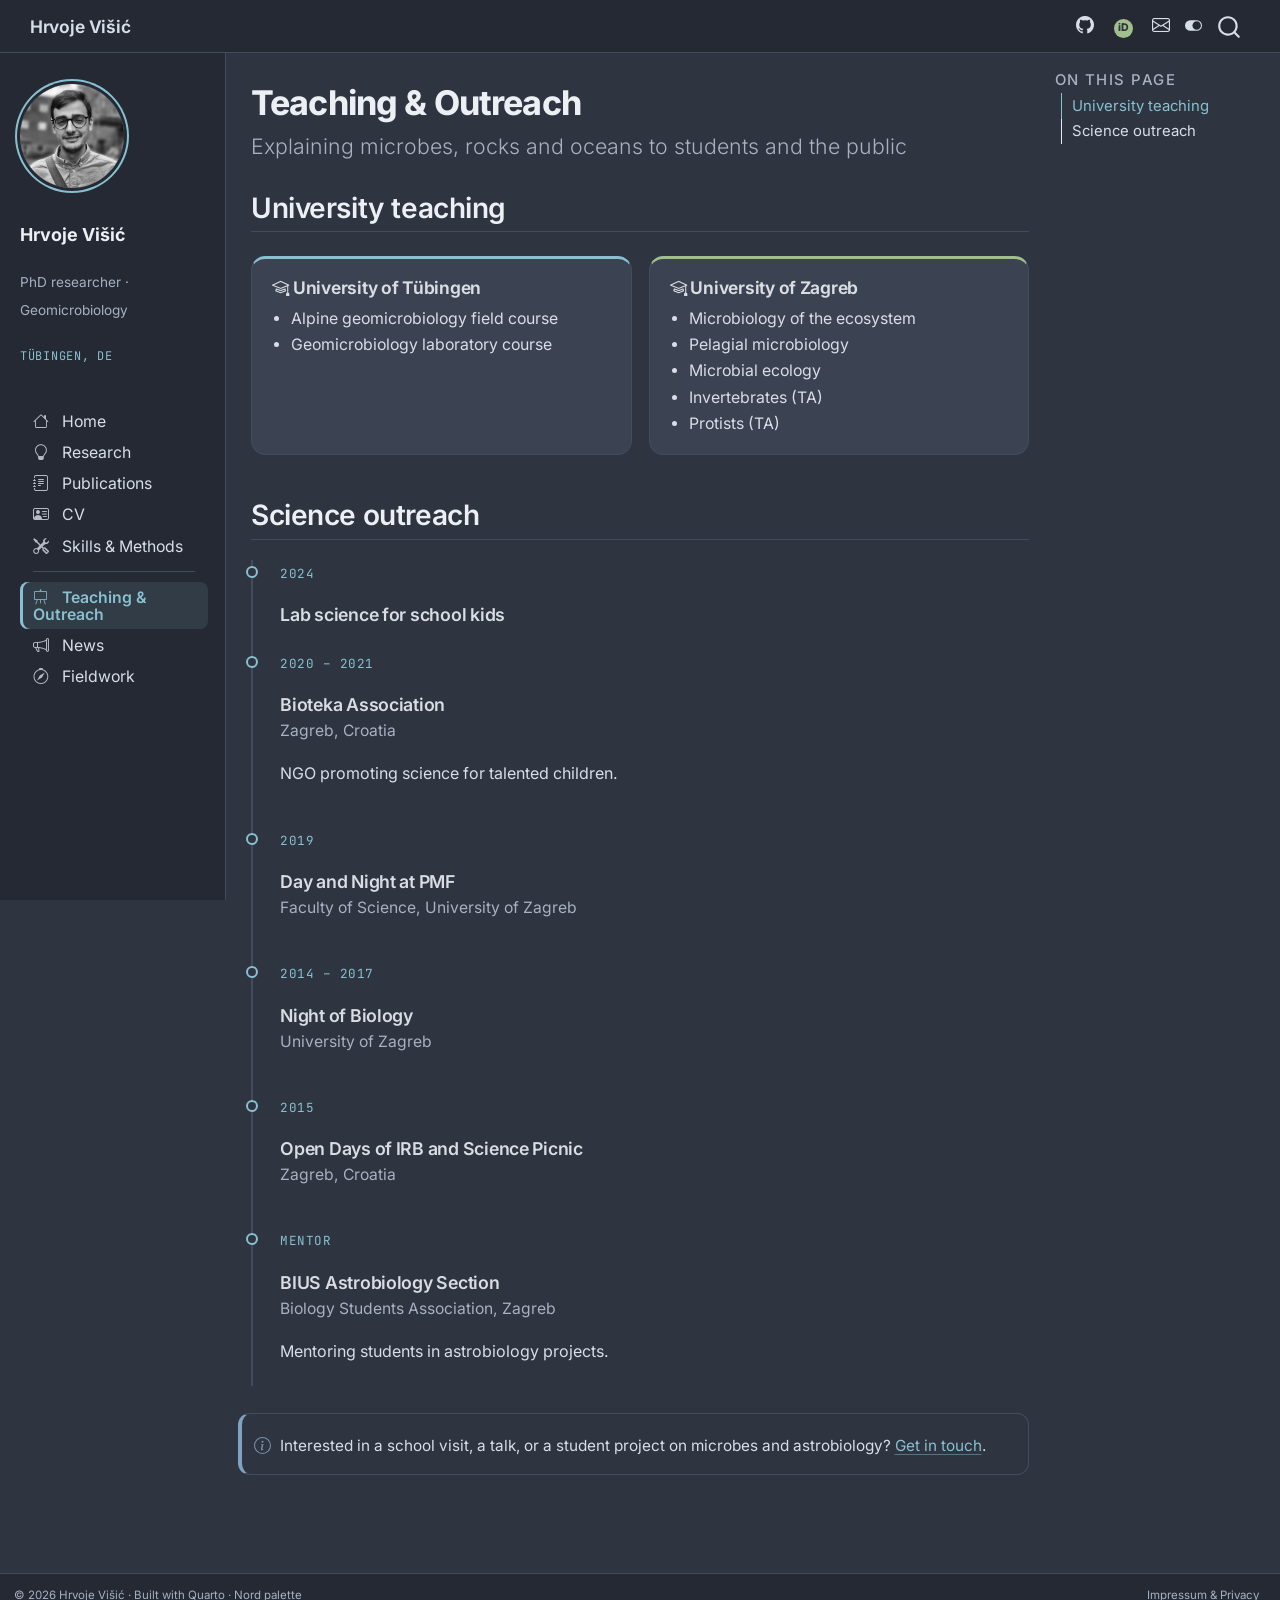
<file: docs/teaching.html>
<!DOCTYPE html>
<html xmlns="http://www.w3.org/1999/xhtml" lang="en" xml:lang="en"><head>

<meta charset="utf-8">
<meta name="generator" content="quarto-1.11.9">

<meta name="viewport" content="width=device-width, initial-scale=1.0, user-scalable=yes">

<meta name="description" content="University courses taught and science outreach by Hrvoje Višić.">

<title>Teaching &amp; Outreach – Hrvoje Višić</title>
<style>
/* Default styles provided by pandoc.
** See https://pandoc.org/MANUAL.html#variables-for-html for config info.
*/
span.smallcaps{font-variant: small-caps;}
div.columns{display: flex; gap: 1.5em;}
div.column{flex: auto;}
@media screen {
div.columns{gap: min(4vw, 1.5em);}
div.column{overflow-x: auto;}
}
div.hanging-indent{margin-left: 1.5em; text-indent: -1.5em;}
ul.task-list{list-style: none;}
ul.task-list li input[type="checkbox"] {
  width: 0.8em;
  margin: 0 0.8em 0.2em -1em; /* quarto-specific, see https://github.com/quarto-dev/quarto-cli/issues/4556 */ 
  vertical-align: middle;
}
.display.math{display: block; text-align: center; margin: 0.5rem auto;}
</style>


<script src="site_libs/quarto-nav/quarto-nav.js"></script>
<script src="site_libs/quarto-nav/headroom.min.js"></script>
<script src="site_libs/clipboard/clipboard.min.js"></script>
<script src="site_libs/quarto-search/autocomplete.umd.js"></script>
<script src="site_libs/quarto-search/fuse.min.js"></script>
<script src="site_libs/quarto-search/quarto-search.js"></script>
<meta name="quarto:offset" content="./">
<link href="./images/favicon.svg" rel="icon" type="image/svg+xml">
<script src="site_libs/quarto-html/quarto.js" type="module"></script>
<script src="site_libs/quarto-html/tabsets/tabsets.js" type="module"></script>
<script src="site_libs/quarto-html/scrollable-regions/scrollable-regions.js" type="module"></script>
<script src="site_libs/quarto-html/popper.min.js"></script>
<script src="site_libs/quarto-html/tippy.umd.min.js"></script>
<script src="site_libs/quarto-html/anchor.min.js"></script>
<link href="site_libs/quarto-html/tippy.css" rel="stylesheet">
<link href="site_libs/quarto-html/quarto-syntax-highlighting-4bf167443614602e1088f7d6f674998b.css" rel="stylesheet" class="quarto-color-scheme" id="quarto-text-highlighting-styles">
<link href="site_libs/quarto-html/quarto-syntax-highlighting-dark-e2aee5bd4f734bca5199d46d119b6508.css" rel="stylesheet" class="quarto-color-scheme quarto-color-alternate" id="quarto-text-highlighting-styles">
<script src="site_libs/bootstrap/bootstrap.min.js"></script>
<link href="site_libs/bootstrap/bootstrap-icons.css" rel="stylesheet">
<link href="site_libs/bootstrap/bootstrap-a9a83dace3aadc5248856ad7f3377ef6.min.css" rel="stylesheet" append-hash="true" class="quarto-color-scheme" id="quarto-bootstrap" data-mode="light">
<link href="site_libs/bootstrap/bootstrap-dark-e2f8ce4d376cc281504e720a2629dc66.min.css" rel="stylesheet" append-hash="true" class="quarto-color-scheme quarto-color-alternate" id="quarto-bootstrap" data-mode="dark">
<script src="site_libs/quarto-contrib/glightbox/glightbox.min.js"></script>
<link href="site_libs/quarto-contrib/glightbox/glightbox.min.css" rel="stylesheet">
<link href="site_libs/quarto-contrib/glightbox/lightbox.css" rel="stylesheet">
<script id="quarto-search-options" type="application/json">{
  "location": "navbar",
  "copy-button": false,
  "collapse-after": 3,
  "panel-placement": "end",
  "type": "overlay",
  "limit": 50,
  "keyboard-shortcut": [
    "f",
    "/",
    "s"
  ],
  "language": {
    "search-no-results-text": "No results",
    "search-matching-documents-text": "matching documents",
    "search-copy-link-title": "Copy link to search",
    "search-hide-matches-text": "Hide additional matches",
    "search-more-match-text": "more match in this document",
    "search-more-matches-text": "more matches in this document",
    "search-clear-button-title": "Clear",
    "search-text-placeholder": "",
    "search-detached-cancel-button-title": "Cancel",
    "search-submit-button-title": "Submit",
    "search-label": "Search"
  }
}</script>
<style>html{ scroll-behavior: smooth; }</style>


<link rel="stylesheet" href="fonts.css">
<link rel="stylesheet" href="styles.css">
<meta property="og:title" content="Teaching &amp; Outreach – Hrvoje Višić">
<meta property="og:description" content="University courses taught and science outreach by Hrvoje Višić.">
<meta property="og:image" content="https://divisici.github.io/images/profile.webp">
<meta property="og:site_name" content="Hrvoje Višić">
</head>

<body class="nav-sidebar docked nav-fixed quarto-dark"><a id="quarto-skip-link" class="visually-hidden-focusable" href="#quarto-document-content">Skip to main content</a><script id="quarto-html-before-body" type="application/javascript">
    const toggleBodyColorMode = (bsSheetEl) => {
      const mode = bsSheetEl.getAttribute("data-mode");
      const bodyEl = window.document.querySelector("body");
      if (mode === "dark") {
        bodyEl.classList.add("quarto-dark");
        bodyEl.classList.remove("quarto-light");
      } else {
        bodyEl.classList.add("quarto-light");
        bodyEl.classList.remove("quarto-dark");
      }
    }
    const toggleBodyColorPrimary = () => {
      const bsSheetEl = window.document.querySelector("link#quarto-bootstrap:not([rel=disabled-stylesheet])");
      if (bsSheetEl) {
        toggleBodyColorMode(bsSheetEl);
      }
    }
    const setColorSchemeToggle = (alternate) => {
      const toggles = window.document.querySelectorAll('.quarto-color-scheme-toggle');
      for (let i=0; i < toggles.length; i++) {
        const toggle = toggles[i];
        if (toggle) {
          toggle.setAttribute("aria-checked", alternate ? "true" : "false");
          if (alternate) {
            toggle.classList.add("alternate");
          } else {
            toggle.classList.remove("alternate");
          }
        }
      }
    };
    const toggleColorMode = (alternate) => {
      // Switch the stylesheets
      const primaryStylesheets = window.document.querySelectorAll('link.quarto-color-scheme:not(.quarto-color-alternate)');
      const alternateStylesheets = window.document.querySelectorAll('link.quarto-color-scheme.quarto-color-alternate');
      manageTransitions('#quarto-margin-sidebar .nav-link', false);
      if (alternate) {
        // note: dark is layered on light, we don't disable primary!
        enableStylesheet(alternateStylesheets);
        for (const sheetNode of alternateStylesheets) {
          if (sheetNode.id === "quarto-bootstrap") {
            toggleBodyColorMode(sheetNode);
          }
        }
      } else {
        disableStylesheet(alternateStylesheets);
        enableStylesheet(primaryStylesheets)
        toggleBodyColorPrimary();
      }
      manageTransitions('#quarto-margin-sidebar .nav-link', true);
      // Switch the toggles
      setColorSchemeToggle(alternate)
    }
    // Hack to workaround the fact that safari doesn't
    // properly recolor the scrollbar when toggling (#1455).
    // Not run on load: stylesheets are set before first paint there, and
    // scrolling would undo the scroll to a URL fragment (#14973).
    // The one pixel nudge keeps the reader where they were.
    const refreshSafariScrollbar = () => {
      if (navigator.userAgent.indexOf('Safari') > 0 && navigator.userAgent.indexOf('Chrome') == -1) {
        manageTransitions("body", false);
        const scrollY = window.scrollY;
        window.scrollTo(0, scrollY > 0 ? scrollY - 1 : 1);
        setTimeout(() => {
          window.scrollTo(0, scrollY);
          manageTransitions("body", true);
        }, 40);
      }
    }
    const disableStylesheet = (stylesheets) => {
      for (let i=0; i < stylesheets.length; i++) {
        const stylesheet = stylesheets[i];
        stylesheet.rel = 'disabled-stylesheet';
      }
    }
    const enableStylesheet = (stylesheets) => {
      for (let i=0; i < stylesheets.length; i++) {
        const stylesheet = stylesheets[i];
        if(stylesheet.rel !== 'stylesheet') { // for Chrome, which will still FOUC without this check
          stylesheet.rel = 'stylesheet';
        }
      }
    }
    const manageTransitions = (selector, allowTransitions) => {
      const els = window.document.querySelectorAll(selector);
      for (let i=0; i < els.length; i++) {
        const el = els[i];
        if (allowTransitions) {
          el.classList.remove('notransition');
        } else {
          el.classList.add('notransition');
        }
      }
    }
    const isFileUrl = () => {
      return window.location.protocol === 'file:';
    }
    const hasAlternateSentinel = () => {
      let styleSentinel = getColorSchemeSentinel();
      if (styleSentinel !== null) {
        return styleSentinel === "alternate";
      } else {
        return false;
      }
    }
    const setStyleSentinel = (alternate) => {
      const value = alternate ? "alternate" : "default";
      if (!isFileUrl()) {
        window.localStorage.setItem("quarto-color-scheme", value);
      } else {
        localAlternateSentinel = value;
      }
    }
    const getColorSchemeSentinel = () => {
      if (!isFileUrl()) {
        const storageValue = window.localStorage.getItem("quarto-color-scheme");
        return storageValue != null ? storageValue : localAlternateSentinel;
      } else {
        return localAlternateSentinel;
      }
    }
    const toggleGiscusIfUsed = (isAlternate, darkModeDefault) => {
      const baseTheme = document.querySelector('#giscus-base-theme')?.value ?? 'light';
      const alternateTheme = document.querySelector('#giscus-alt-theme')?.value ?? 'dark';
      let newTheme = '';
      if(authorPrefersDark) {
        newTheme = isAlternate ? baseTheme : alternateTheme;
      } else {
        newTheme = isAlternate ? alternateTheme : baseTheme;
      }
      const changeGiscusTheme = () => {
        // From: https://github.com/giscus/giscus/issues/336
        const sendMessage = (message) => {
          const iframe = document.querySelector('iframe.giscus-frame');
          if (!iframe) return;
          iframe.contentWindow.postMessage({ giscus: message }, 'https://giscus.app');
        }
        sendMessage({
          setConfig: {
            theme: newTheme
          }
        });
      }
      const isGiscussLoaded = window.document.querySelector('iframe.giscus-frame') !== null;
      if (isGiscussLoaded) {
        changeGiscusTheme();
      }
    };
    const authorPrefersDark = true;
    const darkModeDefault = authorPrefersDark;
    let localAlternateSentinel = darkModeDefault ? 'alternate' : 'default';
    // Dark / light mode switch
    window.quartoToggleColorScheme = () => {
      // Read the current dark / light value
      let toAlternate = !hasAlternateSentinel();
      toggleColorMode(toAlternate);
      refreshSafariScrollbar();
      setStyleSentinel(toAlternate);
      toggleGiscusIfUsed(toAlternate, darkModeDefault);
      window.dispatchEvent(new Event('resize'));
    };
    // Switch to dark mode if need be
    if (hasAlternateSentinel()) {
      toggleColorMode(true);
    } else {
      toggleColorMode(false);
    }
  </script>

<div id="quarto-search-results"></div>
  <header id="quarto-header" class="headroom fixed-top">
    <nav class="navbar navbar-expand " data-bs-theme="dark" aria-label="Site">
      <div class="navbar-container container-fluid">
      <div class="navbar-brand-container mx-auto">
    <a class="navbar-brand" href="./index.html">
    <span class="navbar-title">Hrvoje Višić</span>
    </a>
  </div>
          <ul class="navbar-nav navbar-nav-scroll ms-auto">
  <li class="nav-item compact">
    <a class="nav-link" href="https://github.com/DiVisici"> <i class="bi bi-github" role="img" aria-label="GitHub">
</i> 
<span class="menu-text"></span></a>
  </li>  
  <li class="nav-item">
    <a class="nav-link" href="https://orcid.org/0000-0003-0406-5330"> 
<span class="menu-text">iD</span></a>
  </li>  
  <li class="nav-item compact">
    <a class="nav-link" href="mailto:hrvoje.visic@uni-tuebingen.de"> <i class="bi bi-envelope" role="img" aria-label="Email">
</i> 
<span class="menu-text"></span></a>
  </li>  
</ul>
          <div class="quarto-navbar-tools">
  <button type="button" role="switch" aria-checked="false" class="quarto-color-scheme-toggle quarto-navigation-tool  px-1" onclick="window.quartoToggleColorScheme(); return false;" title="Toggle dark mode" aria-label="Toggle dark mode"><i class="bi"></i></button>
</div>
            <div id="quarto-search" class="" title="Search"></div>
      </div> <!-- /container-fluid -->
    </nav>
  <nav class="quarto-secondary-nav" aria-label="Toolbar">
    <div class="container-fluid d-flex">
      <button type="button" class="quarto-btn-toggle btn" data-bs-toggle="collapse" role="button" data-bs-target=".quarto-sidebar-collapse-item" aria-controls="quarto-sidebar" aria-expanded="false" aria-label="Toggle sidebar navigation" onclick="if (window.quartoToggleHeadroom) { window.quartoToggleHeadroom(); }">
        <i class="bi bi-layout-text-sidebar-reverse"></i>
      </button>
        <a class="flex-grow-1 no-decor" data-bs-toggle="collapse" data-bs-target=".quarto-sidebar-collapse-item" onclick="if (window.quartoToggleHeadroom) { window.quartoToggleHeadroom(); }">      
          <h1 class="quarto-secondary-nav-title">Teaching &amp; Outreach</h1>
        </a>     
    </div>
  </nav>
</header>
<!-- content -->
<div id="quarto-content" class="quarto-container page-columns page-rows-contents page-layout-article page-navbar">
<!-- sidebar -->
  <nav id="quarto-sidebar" class="sidebar collapse collapse-horizontal quarto-sidebar-collapse-item sidebar-navigation docked overflow-auto" aria-label="Section"><div class="quarto-sidebar-header"><div class="sidebar-header-item">
<p><a href="./images/profile.webp" class="lightbox" data-gallery="quarto-lightbox-gallery-1"><img src="./images/profile.webp" class="hv-side-avatar img-fluid" alt="Portrait of Hrvoje Višić"></a></p>
<p><span class="hv-side-name">Hrvoje Višić</span></p>
<p><span class="hv-side-role">PhD researcher · Geomicrobiology</span></p>
<p><span class="hv-side-place">Tübingen, DE</span></p>
</div></div>
    <div class="sidebar-menu-container"> 
    <ul class="list-unstyled mt-1">
        <li class="sidebar-item">
  <div class="sidebar-item-container"> 
  <a href="./index.html" class="sidebar-item-text sidebar-link"><i class="bi bi-house" role="img">
</i> 
 <span class="menu-text">Home</span></a>
  </div>
</li>
        <li class="sidebar-item">
  <div class="sidebar-item-container"> 
  <a href="./research.html" class="sidebar-item-text sidebar-link"><i class="bi bi-lightbulb" role="img">
</i> 
 <span class="menu-text">Research</span></a>
  </div>
</li>
        <li class="sidebar-item">
  <div class="sidebar-item-container"> 
  <a href="./publications.html" class="sidebar-item-text sidebar-link"><i class="bi bi-journal-text" role="img">
</i> 
 <span class="menu-text">Publications</span></a>
  </div>
</li>
        <li class="sidebar-item">
  <div class="sidebar-item-container"> 
  <a href="./cv.html" class="sidebar-item-text sidebar-link"><i class="bi bi-person-vcard" role="img">
</i> 
 <span class="menu-text">CV</span></a>
  </div>
</li>
        <li class="sidebar-item">
  <div class="sidebar-item-container"> 
  <a href="./skills.html" class="sidebar-item-text sidebar-link"><i class="bi bi-tools" role="img">
</i> 
 <span class="menu-text">Skills &amp; Methods</span></a>
  </div>
</li>
        <li class="px-0"><hr class="sidebar-divider hi "></li>
        <li class="sidebar-item">
  <div class="sidebar-item-container"> 
  <a href="./teaching.html" class="sidebar-item-text sidebar-link active"><i class="bi bi-easel" role="img">
</i> 
 <span class="menu-text">Teaching &amp; Outreach</span></a>
  </div>
</li>
        <li class="sidebar-item">
  <div class="sidebar-item-container"> 
  <a href="./news.html" class="sidebar-item-text sidebar-link"><i class="bi bi-megaphone" role="img">
</i> 
 <span class="menu-text">News</span></a>
  </div>
</li>
        <li class="sidebar-item">
  <div class="sidebar-item-container"> 
  <a href="./fieldwork.html" class="sidebar-item-text sidebar-link"><i class="bi bi-compass" role="img">
</i> 
 <span class="menu-text">Fieldwork</span></a>
  </div>
</li>
    </ul>
    </div>
</nav>
<div id="quarto-sidebar-glass" class="quarto-sidebar-collapse-item" data-bs-toggle="collapse" data-bs-target=".quarto-sidebar-collapse-item"></div>
<!-- margin-sidebar -->
    <div id="quarto-margin-sidebar" class="sidebar margin-sidebar">
        <nav id="TOC" role="doc-toc" aria-labelledby="toc-title" class="toc-active">
    <h2 id="toc-title">On this page</h2>
   
  <ul>
  <li><a href="#university-teaching" id="toc-university-teaching" class="nav-link active" data-scroll-target="#university-teaching">University teaching</a></li>
  <li><a href="#science-outreach" id="toc-science-outreach" class="nav-link" data-scroll-target="#science-outreach">Science outreach</a></li>
  </ul>
</nav>
    </div>
<!-- main -->
<main class="content" id="quarto-document-content" tabindex="-1">


<header id="title-block-header" class="quarto-title-block default">
<div class="quarto-title">
<h1 class="title d-none d-lg-block">Teaching &amp; Outreach</h1>
<p class="subtitle lead">Explaining microbes, rocks and oceans to students and the public</p>
</div>

<div>
  <div class="description">
    University courses taught and science outreach by Hrvoje Višić.
  </div>
</div>


<div class="quarto-title-meta">

    
  
    
  </div>
  


</header>


<section id="university-teaching" class="level2">
<h2 class="anchored" data-anchor-id="university-teaching">University teaching</h2>
<div class="hv-grid hv-grid-2">
<section id="university-of-tübingen" class="level4 hv-card c-cyan">
<h4 class="anchored" data-anchor-id="university-of-tübingen"><i class="bi bi-mortarboard"></i> University of Tübingen</h4>
<ul>
<li>Alpine geomicrobiology field course</li>
<li>Geomicrobiology laboratory course</li>
</ul>
</section>
<section id="university-of-zagreb" class="level4 hv-card c-green">
<h4 class="anchored" data-anchor-id="university-of-zagreb"><i class="bi bi-mortarboard"></i> University of Zagreb</h4>
<ul>
<li>Microbiology of the ecosystem</li>
<li>Pelagial microbiology</li>
<li>Microbial ecology</li>
<li>Invertebrates (TA)</li>
<li>Protists (TA)</li>
</ul>
</section>
</div>
</section>
<section id="science-outreach" class="level2">
<h2 class="anchored" data-anchor-id="science-outreach">Science outreach</h2>
<div class="hv-timeline">
<div class="hv-tl-item">
<p><span class="hv-date">2024</span></p>
<section id="lab-science-for-school-kids" class="level3">
<h3 class="anchored" data-anchor-id="lab-science-for-school-kids">Lab science for school kids</h3>
</section>
</div>
<div class="hv-tl-item">
<p><span class="hv-date">2020 – 2021</span></p>
<section id="bioteka-association" class="level3">
<h3 class="anchored" data-anchor-id="bioteka-association">Bioteka Association</h3>
<p><span class="hv-where">Zagreb, Croatia</span></p>
<p>NGO promoting science for talented children.</p>
</section>
</div>
<div class="hv-tl-item">
<p><span class="hv-date">2019</span></p>
<section id="day-and-night-at-pmf" class="level3">
<h3 class="anchored" data-anchor-id="day-and-night-at-pmf">Day and Night at PMF</h3>
<p><span class="hv-where">Faculty of Science, University of Zagreb</span></p>
</section>
</div>
<div class="hv-tl-item">
<p><span class="hv-date">2014 – 2017</span></p>
<section id="night-of-biology" class="level3">
<h3 class="anchored" data-anchor-id="night-of-biology">Night of Biology</h3>
<p><span class="hv-where">University of Zagreb</span></p>
</section>
</div>
<div class="hv-tl-item">
<p><span class="hv-date">2015</span></p>
<section id="open-days-of-irb-and-science-picnic" class="level3">
<h3 class="anchored" data-anchor-id="open-days-of-irb-and-science-picnic">Open Days of IRB and Science Picnic</h3>
<p><span class="hv-where">Zagreb, Croatia</span></p>
</section>
</div>
<div class="hv-tl-item">
<p><span class="hv-date">Mentor</span></p>
<section id="bius-astrobiology-section" class="level3">
<h3 class="anchored" data-anchor-id="bius-astrobiology-section">BIUS Astrobiology Section</h3>
<p><span class="hv-where">Biology Students Association, Zagreb</span></p>
<p>Mentoring students in astrobiology projects.</p>
</section>
</div>
</div>
<div class="callout callout-style-simple callout-note">
<div class="callout-body d-flex">
<div class="callout-icon-container">
<i class="callout-icon"></i>
</div>
<div class="callout-body-container">
<p>Interested in a school visit, a talk, or a student project on microbes and astrobiology? <a href="mailto:hrvoje.visic@uni-tuebingen.de">Get in touch</a>.</p>
</div>
</div>
</div>


</section>

<a onclick="window.scrollTo(0, 0); return false;" role="button" id="quarto-back-to-top"><i class="bi bi-arrow-up"></i> Back to top</a></main> <!-- /main -->
<script id="quarto-html-after-body" type="application/javascript">
  window.document.addEventListener("DOMContentLoaded", function (event) {
    // Ensure there is a toggle, if there isn't float one in the top right
    if (window.document.querySelector('.quarto-color-scheme-toggle') === null) {
      const toggle = window.document.createElement('button');
      toggle.type = "button";
      toggle.setAttribute("role", "switch");
      toggle.setAttribute("aria-checked", "false");
      toggle.classList.add('top-right');
      toggle.classList.add('quarto-color-scheme-toggle');
      toggle.setAttribute("aria-label", "Toggle dark mode");
      toggle.onclick = function() { try { window.quartoToggleColorScheme(); } catch {} return false; };
      const i = window.document.createElement("i");
      i.classList.add('bi');
      toggle.appendChild(i);
      // Put the toggle in a landmark of its own, so that landmark navigation
      // can reach it.
      //
      // The container is always a fresh direct child of body, and the toggle is
      // never moved into page furniture that the theme or the author controls.
      // The toggle is positioned against the page, so any ancestor that
      // establishes a containing block captures it: a positioned element or a
      // grid for position: absolute, and transform, filter, will-change or
      // contain for position: fixed. A direct child of body has none of these
      // to inherit, and the shift when one appears is silent and visual.
      //
      // ARIA says a document should have at most one banner, and axe reports a
      // duplicate whether or not the banners carry distinct labels. So use a
      // header when the page has no banner yet, and a named region otherwise.
      //
      // A header is a banner wherever it sits, unless it is inside sectioning
      // content, so this cannot just look at the children of body: a custom
      // page layout wraps the title block header in a plain div. An explicit
      // role="banner" always counts.
      const sectioning = 'article, aside, main, nav, section, [role="article"], [role="complementary"], [role="main"], [role="navigation"], [role="region"]';
      const hasBanner = Array.from(
        window.document.querySelectorAll('header:not([role]), [role="banner"]')
      ).some(function(el) {
        return el.hasAttribute("role") || el.closest(sectioning) === null;
      });
      const container = window.document.createElement(hasBanner ? "div" : "header");
      if (hasBanner) {
        container.setAttribute("role", "region");
        container.setAttribute("aria-label", "Toggle dark mode");
      }
      container.classList.add('quarto-color-scheme-toggle-container');
      container.appendChild(toggle);
      window.document.body.appendChild(container);
    }
    setColorSchemeToggle(hasAlternateSentinel())
    const icon = "";
    const anchorJS = new window.AnchorJS();
    anchorJS.options = {
      placement: 'right',
      icon: icon
    };
    anchorJS.add('.anchored');
    const isCodeAnnotation = (el) => {
      for (const clz of el.classList) {
        if (clz.startsWith('code-annotation-')) {                     
          return true;
        }
      }
      return false;
    }
    const onCopySuccess = function(e) {
      // button target
      const button = e.trigger;
      // don't keep focus
      button.blur();
      // flash "checked"
      button.classList.add('code-copy-button-checked');
      var currentTitle = button.getAttribute("title");
      button.setAttribute("title", "Copied!");
      let tooltip;
      if (window.bootstrap) {
        button.setAttribute("data-bs-toggle", "tooltip");
        button.setAttribute("data-bs-placement", "left");
        button.setAttribute("data-bs-title", "Copied!");
        tooltip = new bootstrap.Tooltip(button, 
          { trigger: "manual", 
            customClass: "code-copy-button-tooltip",
            offset: [0, -8]});
        tooltip.show();    
      }
      setTimeout(function() {
        if (tooltip) {
          tooltip.hide();
          button.removeAttribute("data-bs-title");
          button.removeAttribute("data-bs-toggle");
          button.removeAttribute("data-bs-placement");
        }
        button.setAttribute("title", currentTitle);
        button.classList.remove('code-copy-button-checked');
      }, 1000);
      // clear code selection
      e.clearSelection();
    }
    const getTextToCopy = function(trigger) {
      const outerScaffold = trigger.parentElement.cloneNode(true);
      const codeEl = outerScaffold.querySelector('code');
      for (const childEl of codeEl.children) {
        if (isCodeAnnotation(childEl)) {
          childEl.remove();
        }
      }
      return codeEl.innerText;
    }
    const clipboard = new window.ClipboardJS('.code-copy-button:not([data-in-quarto-modal])', {
      text: getTextToCopy
    });
    clipboard.on('success', onCopySuccess);
    if (window.document.getElementById('quarto-embedded-source-code-modal')) {
      const clipboardModal = new window.ClipboardJS('.code-copy-button[data-in-quarto-modal]', {
        text: getTextToCopy,
        container: window.document.getElementById('quarto-embedded-source-code-modal')
      });
      clipboardModal.on('success', onCopySuccess);
    }
      var localhostRegex = new RegExp(/^(?:http|https):\/\/localhost\:?[0-9]*\//);
      var mailtoRegex = new RegExp(/^mailto:/);
        var filterRegex = new RegExp("https:\/\/divisici\.github\.io");
      const newWindowLabel = "(opens in a new tab)";
      const newWindowNoteId = "quarto-ext-newwindow-label";
      // Links reference one hidden label through aria-describedby, so the
      // announcement never changes their accessible name.
      var describeNewWindow = (link) => {
        if (!window.document.getElementById(newWindowNoteId)) {
          var newWindowNote = window.document.createElement("span");
          newWindowNote.id = newWindowNoteId;
          newWindowNote.hidden = true;
          newWindowNote.textContent = newWindowLabel;
          window.document.body.appendChild(newWindowNote);
        }
        var describedBy = (link.getAttribute("aria-describedby") || "").split(/\s+/).filter(Boolean);
        if (!describedBy.includes(newWindowNoteId)) {
          describedBy.push(newWindowNoteId);
          link.setAttribute("aria-describedby", describedBy.join(" "));
        }
      }
      var isInternal = (href) => {
          return filterRegex.test(href) || localhostRegex.test(href) || mailtoRegex.test(href);
      }
      // Inspect non-navigation links and adorn them if external
      window.quartoDecorateExternalLinks = function (root) {
     var links = (root || window.document).querySelectorAll('a[href]:not(.nav-link):not(.navbar-brand):not(.toc-action):not(.sidebar-link):not(.sidebar-item-toggle):not(.pagination-link):not(.no-external):not([aria-hidden]):not(.dropdown-item):not(.quarto-navigation-tool):not(.about-link)');
      for (var i=0; i<links.length; i++) {
        const link = links[i];
        if (!isInternal(link.href)) {
          // undo the damage that might have been done by quarto-nav.js in the case of
          // links that we want to consider external
          if (link.dataset.originalHref !== undefined) {
            link.href = link.dataset.originalHref;
          }
            // target, if specified
            link.setAttribute("target", "_blank");
            if (link.getAttribute("rel") === null) {
              link.setAttribute("rel", "noopener");
            }
            describeNewWindow(link);
          if (!link.classList.contains('no-external-icon')) {
          }
        }
      }
      };
      window.quartoDecorateExternalLinks(window.document);
    // Esc closes the popup (WCAG 1.4.13) and focus leaving both trigger and
    // popup closes it (WCAG 2.4.11); tippy handles neither for interactive popups.
    const hideOnEscAndFocusOut = {
      name: 'hideOnEscAndFocusOut',
      defaultValue: true,
      fn(instance) {
        const dismiss = () => {
          // A show scheduled by the trigger delay would otherwise reopen it
          instance.clearDelayTimeouts();
          instance.hide();
        };
        const onKeyDown = (event) => {
          if (event.key !== 'Escape') {
            return;
          }
          // Keep Esc from also reaching page handlers (e.g. reveal.js overview),
          // except an open reveal.js slide menu, which Esc should close too.
          // The menu handles keys only when its keyboard option is on.
          const menuHandlesEsc = window.Reveal?.getPlugin?.('menu')?.isOpen() &&
            window.Reveal.getConfig().menu?.keyboard !== false;
          if (!menuHandlesEsc) {
            event.stopPropagation();
          }
          if (instance.popper.contains(window.document.activeElement)) {
            // Disabled while refocusing so the focus trigger does not reopen it
            instance.disable();
            instance.reference.focus();
            instance.enable();
          }
          dismiss();
        };
        const onFocusOut = (event) => {
          const target = event.relatedTarget;
          if (target && !instance.reference.contains(target) &&
              !instance.popper.contains(target)) {
            dismiss();
          }
        };
        // On the trigger too: a click trigger (code-annotations: select) has no
        // blur handling. Attached for the instance's lifetime so leaving the
        // trigger also cancels a show still pending on the trigger delay.
        instance.reference.addEventListener('focusout', onFocusOut);
        return {
          onShow() {
            window.document.addEventListener('keydown', onKeyDown, true);
            instance.popper.addEventListener('focusout', onFocusOut);
          },
          onHide() {
            window.document.removeEventListener('keydown', onKeyDown, true);
            instance.popper.removeEventListener('focusout', onFocusOut);
          },
          onDestroy() {
            instance.reference.removeEventListener('focusout', onFocusOut);
          },
        };
      },
    };
    function tippyHover(el, contentFn, onTriggerFn, onUntriggerFn) {
      const config = {
        allowHTML: true,
        maxWidth: 500,
        delay: 100,
        arrow: false,
        appendTo: function(el) {
            return el.parentElement;
        },
        interactive: true,
        interactiveBorder: 10,
        theme: 'quarto',
        placement: 'bottom-start',
        plugins: [hideOnEscAndFocusOut],
      };
      if (contentFn) {
        config.content = contentFn;
      }
      if (onTriggerFn) {
        config.onTrigger = onTriggerFn;
      }
      if (onUntriggerFn) {
        config.onUntrigger = onUntriggerFn;
      }
      window.tippy(el, config); 
    }
    const noterefs = window.document.querySelectorAll('a[role="doc-noteref"]');
    for (var i=0; i<noterefs.length; i++) {
      const ref = noterefs[i];
      tippyHover(ref, function() {
        // use id or data attribute instead here
        let href = ref.getAttribute('data-footnote-href') || ref.getAttribute('href');
        try { href = new URL(href).hash; } catch {}
        const id = href.replace(/^#\/?/, "");
        const note = window.document.getElementById(id);
        if (note) {
          return note.innerHTML;
        } else {
          return "";
        }
      });
    }
    const xrefs = window.document.querySelectorAll('a.quarto-xref');
    const processXRef = (id, note) => {
      // Strip column container classes
      const stripColumnClz = (el) => {
        el.classList.remove("page-full", "page-columns");
        if (el.children) {
          for (const child of el.children) {
            stripColumnClz(child);
          }
        }
      }
      stripColumnClz(note)
      if (id === null || id.startsWith('sec-')) {
        // Special case sections, only their first couple elements
        const container = document.createElement("div");
        if (note.children && note.children.length > 2) {
          container.appendChild(note.children[0].cloneNode(true));
          for (let i = 1; i < note.children.length; i++) {
            const child = note.children[i];
            if (child.tagName === "P" && child.innerText === "") {
              continue;
            } else {
              container.appendChild(child.cloneNode(true));
              break;
            }
          }
          if (window.Quarto?.typesetMath) {
            window.Quarto.typesetMath(container);
          }
          return container.innerHTML
        } else {
          if (window.Quarto?.typesetMath) {
            window.Quarto.typesetMath(note);
          }
          return note.innerHTML;
        }
      } else {
        // Remove any anchor links if they are present
        const anchorLink = note.querySelector('a.anchorjs-link');
        if (anchorLink) {
          anchorLink.remove();
        }
        if (window.Quarto?.typesetMath) {
          window.Quarto.typesetMath(note);
        }
        if (note.classList.contains("callout")) {
          return note.outerHTML;
        } else {
          return note.innerHTML;
        }
      }
    }
    for (var i=0; i<xrefs.length; i++) {
      const xref = xrefs[i];
      tippyHover(xref, undefined, function(instance) {
        instance.disable();
        let url = xref.getAttribute('href');
        let hash = undefined; 
        if (url.startsWith('#')) {
          hash = url;
        } else {
          try { hash = new URL(url).hash; } catch {}
        }
        if (hash) {
          const id = hash.replace(/^#\/?/, "");
          const note = window.document.getElementById(id);
          if (note !== null) {
            try {
              const html = processXRef(id, note.cloneNode(true));
              instance.setContent(html);
            } finally {
              instance.enable();
              instance.show();
            }
          } else {
            // See if we can fetch this
            fetch(url.split('#')[0])
            .then(res => res.text())
            .then(html => {
              const parser = new DOMParser();
              const htmlDoc = parser.parseFromString(html, "text/html");
              const note = htmlDoc.getElementById(id);
              if (note !== null) {
                const html = processXRef(id, note);
                instance.setContent(html);
              } 
            }).finally(() => {
              instance.enable();
              instance.show();
            });
          }
        } else {
          // See if we can fetch a full url (with no hash to target)
          // This is a special case and we should probably do some content thinning / targeting
          fetch(url)
          .then(res => res.text())
          .then(html => {
            const parser = new DOMParser();
            const htmlDoc = parser.parseFromString(html, "text/html");
            const note = htmlDoc.querySelector('main.content');
            if (note !== null) {
              // This should only happen for chapter cross references
              // (since there is no id in the URL)
              // remove the first header
              if (note.children.length > 0 && note.children[0].tagName === "HEADER") {
                note.children[0].remove();
              }
              const html = processXRef(null, note);
              instance.setContent(html);
            } 
          }).finally(() => {
            instance.enable();
            instance.show();
          });
        }
      }, function(instance) {
      });
    }
        let selectedAnnoteEl;
        const selectorForAnnotation = ( cell, annotation) => {
          let cellAttr = 'data-code-cell="' + cell + '"';
          let lineAttr = 'data-code-annotation="' +  annotation + '"';
          const selector = 'span[' + cellAttr + '][' + lineAttr + ']';
          return selector;
        }
        const selectCodeLines = (annoteEl) => {
          const doc = window.document;
          const targetCell = annoteEl.getAttribute("data-target-cell");
          const targetAnnotation = annoteEl.getAttribute("data-target-annotation");
          const annoteSpan = window.document.querySelector(selectorForAnnotation(targetCell, targetAnnotation));
          const lines = annoteSpan.getAttribute("data-code-lines").split(",");
          const lineIds = lines.map((line) => {
            return targetCell + "-" + line;
          })
          // Each band is positioned against its own containing block, which is
          // not the offsetParent of the lines, so place it from client rects.
          const placeBand = (band, firstEl, lastEl, codeBlock) => {
            const container = band.offsetParent;
            if (container === null) {
              return;
            }
            const containerRect = container.getBoundingClientRect();
            // Reveal.js scales slides with a transform, so convert client
            // pixels back to the CSS pixels of the container.
            const scale = containerRect.height / container.offsetHeight || 1;
            const firstRect = firstEl.getBoundingClientRect();
            const lastRect = lastEl.getBoundingClientRect();
            const top = (firstRect.top - containerRect.top) / scale - container.clientTop + container.scrollTop;
            const height = (lastRect.bottom - firstRect.top) / scale;
            band.style.top = top - 2 + "px";
            band.style.height = height + 4 + "px";
            if (codeBlock) {
              // Without the copy button wrapper, the containing block is wider
              // than the code block, so span the code block explicitly.
              const blockRect = codeBlock.getBoundingClientRect();
              band.style.left = (blockRect.left - containerRect.left) / scale - container.clientLeft + container.scrollLeft + "px";
              band.style.width = blockRect.width / scale + "px";
            }
          };
          if (lineIds.length > 0) {
            const el = window.document.getElementById(lineIds[0]);
            const lastEl = window.document.getElementById(lineIds[lineIds.length - 1]);
            const parent = el.parentElement.parentElement;
            // cook up a div (if necessary) and position it
            let div = window.document.getElementById("code-annotation-line-highlight");
            if (div === null) {
              div = window.document.createElement("div");
              div.setAttribute("id", "code-annotation-line-highlight");
              div.style.position = 'absolute';
              parent.appendChild(div);
            }
            placeBand(div, el, lastEl, parent.closest("div.sourceCode") || parent);
            let gutterDiv = window.document.getElementById("code-annotation-line-highlight-gutter");
            if (gutterDiv === null) {
              gutterDiv = window.document.createElement("div");
              gutterDiv.setAttribute("id", "code-annotation-line-highlight-gutter");
              gutterDiv.style.position = 'absolute';
              const codeCell = window.document.getElementById(targetCell);
              const gutter = codeCell.querySelector('.code-annotation-gutter');
              gutter.appendChild(gutterDiv);
            }
            placeBand(gutterDiv, el, lastEl);
            selectedAnnoteEl = annoteEl;
          }
        };
        const unselectCodeLines = () => {
          const elementsIds = ["code-annotation-line-highlight", "code-annotation-line-highlight-gutter"];
          elementsIds.forEach((elId) => {
            const div = window.document.getElementById(elId);
            if (div) {
              div.remove();
            }
          });
          selectedAnnoteEl = undefined;
        };
          // Handle positioning of the toggle
      window.addEventListener(
        "resize",
        throttle(() => {
          elRect = undefined;
          if (selectedAnnoteEl) {
            selectCodeLines(selectedAnnoteEl);
          }
        }, 10)
      );
      function throttle(fn, ms) {
      let throttle = false;
      let timer;
        return (...args) => {
          if(!throttle) { // first call gets through
              fn.apply(this, args);
              throttle = true;
          } else { // all the others get throttled
              if(timer) clearTimeout(timer); // cancel #2
              timer = setTimeout(() => {
                fn.apply(this, args);
                timer = throttle = false;
              }, ms);
          }
        };
      }
        // Attach click handler to the DT
        const annoteDls = window.document.querySelectorAll('dt[data-target-cell]');
        for (const annoteDlNode of annoteDls) {
          annoteDlNode.addEventListener('click', (event) => {
            const clickedEl = event.target;
            if (clickedEl !== selectedAnnoteEl) {
              unselectCodeLines();
              const activeEl = window.document.querySelector('dt[data-target-cell].code-annotation-active');
              if (activeEl) {
                activeEl.classList.remove('code-annotation-active');
              }
              selectCodeLines(clickedEl);
              clickedEl.classList.add('code-annotation-active');
            } else {
              // Unselect the line
              unselectCodeLines();
              clickedEl.classList.remove('code-annotation-active');
            }
          });
        }
    const findCites = (el) => {
      const parentEl = el.parentElement;
      if (parentEl) {
        const cites = parentEl.dataset.cites;
        if (cites) {
          return {
            el,
            cites: cites.split(' ')
          };
        } else {
          return findCites(el.parentElement)
        }
      } else {
        return undefined;
      }
    };
    var bibliorefs = window.document.querySelectorAll('a[role="doc-biblioref"]');
    for (var i=0; i<bibliorefs.length; i++) {
      const ref = bibliorefs[i];
      const citeInfo = findCites(ref);
      if (citeInfo) {
        tippyHover(citeInfo.el, function() {
          var popup = window.document.createElement('div');
          citeInfo.cites.forEach(function(cite) {
            var citeDiv = window.document.createElement('div');
            citeDiv.classList.add('hanging-indent');
            citeDiv.classList.add('csl-entry');
            var biblioDiv = window.document.getElementById('ref-' + cite);
            if (biblioDiv) {
              citeDiv.innerHTML = biblioDiv.innerHTML;
            }
            popup.appendChild(citeDiv);
          });
          return popup.innerHTML;
        });
      }
    }
  });
  </script>
  <script type="application/javascript">
  window.quartoScrollableRegionsLabels = {"code":"Scrollable code","output":"Scrollable output"};
  </script>
</div> <!-- /content -->
<footer class="footer">
  <div class="nav-footer">
    <div class="nav-footer-left">
<p>© 2026 Hrvoje Višić · Built with <a href="https://quarto.org">Quarto</a> · <a href="https://www.nordtheme.com">Nord</a> palette</p>
</div>   
    <div class="nav-footer-center">
      &nbsp;
    </div>
    <div class="nav-footer-right">
      <ul class="footer-items list-unstyled">
    <li class="nav-item">
    <a class="nav-link" href="./impressum.html">
<p>Impressum &amp; Privacy</p>
</a>
  </li>  
</ul>
    </div>
  </div>
</footer>
<script>var lightboxQuarto = GLightbox({"closeEffect":"zoom","descPosition":"bottom","loop":false,"openEffect":"zoom","selector":".lightbox"});
(function() {
  let previousOnload = window.onload;
  window.onload = () => {
    if (previousOnload) {
      previousOnload();
    }
    lightboxQuarto.on('slide_before_load', (data) => {
      const { slideIndex, slideNode, slideConfig, player, trigger } = data;
      const href = trigger.getAttribute('href');
      if (href !== null) {
        const imgEl = window.document.querySelector(`a[href="${href}"] img`);
        if (imgEl !== null) {
          const srcAttr = imgEl.getAttribute("src");
          if (srcAttr && srcAttr.startsWith("data:")) {
            slideConfig.href = srcAttr;
          }
        }
      } 
    });
  
    lightboxQuarto.on('slide_after_load', (data) => {
      const { slideIndex, slideNode, slideConfig, player, trigger } = data;
      if (window.Quarto?.typesetMath) {
        window.Quarto.typesetMath(slideNode);
      }
    });
  
  };
  
})();
          </script>




<script src="site_libs/quarto-html/zenscroll-min.js"></script>
</body></html>
</file>
<file: docs/site_libs/quarto-html/tippy.css>
.tippy-box[data-animation=fade][data-state=hidden]{opacity:0}[data-tippy-root]{max-width:calc(100vw - 10px)}.tippy-box{position:relative;background-color:#333;color:#fff;border-radius:4px;font-size:14px;line-height:1.4;white-space:normal;outline:0;transition-property:transform,visibility,opacity}.tippy-box[data-placement^=top]>.tippy-arrow{bottom:0}.tippy-box[data-placement^=top]>.tippy-arrow:before{bottom:-7px;left:0;border-width:8px 8px 0;border-top-color:initial;transform-origin:center top}.tippy-box[data-placement^=bottom]>.tippy-arrow{top:0}.tippy-box[data-placement^=bottom]>.tippy-arrow:before{top:-7px;left:0;border-width:0 8px 8px;border-bottom-color:initial;transform-origin:center bottom}.tippy-box[data-placement^=left]>.tippy-arrow{right:0}.tippy-box[data-placement^=left]>.tippy-arrow:before{border-width:8px 0 8px 8px;border-left-color:initial;right:-7px;transform-origin:center left}.tippy-box[data-placement^=right]>.tippy-arrow{left:0}.tippy-box[data-placement^=right]>.tippy-arrow:before{left:-7px;border-width:8px 8px 8px 0;border-right-color:initial;transform-origin:center right}.tippy-box[data-inertia][data-state=visible]{transition-timing-function:cubic-bezier(.54,1.5,.38,1.11)}.tippy-arrow{width:16px;height:16px;color:#333}.tippy-arrow:before{content:"";position:absolute;border-color:transparent;border-style:solid}.tippy-content{position:relative;padding:5px 9px;z-index:1}
</file>
<file: docs/site_libs/quarto-html/quarto-syntax-highlighting-4bf167443614602e1088f7d6f674998b.css>
/* quarto syntax highlight colors */
:root {
  --quarto-hl-al-color: #ff5555;
  --quarto-hl-an-color: #6a737d;
  --quarto-hl-at-color: #d73a49;
  --quarto-hl-bn-color: #005cc5;
  --quarto-hl-bu-color: #d73a49;
  --quarto-hl-ch-color: #032f62;
  --quarto-hl-co-color: #6a737d;
  --quarto-hl-cv-color: #6a737d;
  --quarto-hl-cn-color: #005cc5;
  --quarto-hl-cf-color: #d73a49;
  --quarto-hl-dt-color: #d73a49;
  --quarto-hl-dv-color: #005cc5;
  --quarto-hl-do-color: #6a737d;
  --quarto-hl-er-color: #ff5555;
  --quarto-hl-ex-color: #d73a49;
  --quarto-hl-fl-color: #005cc5;
  --quarto-hl-fu-color: #6f42c1;
  --quarto-hl-im-color: #032f62;
  --quarto-hl-in-color: #6a737d;
  --quarto-hl-kw-color: #d73a49;
  --quarto-hl-op-color: #24292e;
  --quarto-hl-pp-color: #d73a49;
  --quarto-hl-re-color: #6a737d;
  --quarto-hl-sc-color: #005cc5;
  --quarto-hl-ss-color: #032f62;
  --quarto-hl-st-color: #032f62;
  --quarto-hl-va-color: #e36209;
  --quarto-hl-vs-color: #032f62;
  --quarto-hl-wa-color: #ff5555;
}

/* other quarto variables */
:root {
  --quarto-font-monospace: "JetBrains Mono", ui-monospace, SFMono-Regular, Menlo, Consolas, monospace;
}

/* syntax highlight based on Pandoc's rules */
pre > code.sourceCode > span {
  color: #24292e;
}

code.sourceCode > span {
  color: #24292e;
}

div.sourceCode,
div.sourceCode pre.sourceCode {
  color: #24292e;
}

/* Normal */
code span {
  color: #24292e;
}

/* Alert */
code span.al {
  font-weight: bold;
  color: #ff5555;
}

/* Annotation */
code span.an {
  color: #6a737d;
}

/* Attribute */
code span.at {
  color: #d73a49;
}

/* BaseN */
code span.bn {
  color: #005cc5;
}

/* BuiltIn */
code span.bu {
  color: #d73a49;
}

/* ControlFlow */
code span.cf {
  color: #d73a49;
}

/* Char */
code span.ch {
  color: #032f62;
}

/* Constant */
code span.cn {
  color: #005cc5;
}

/* Comment */
code span.co {
  color: #6a737d;
}

/* CommentVar */
code span.cv {
  color: #6a737d;
}

/* Documentation */
code span.do {
  color: #6a737d;
}

/* DataType */
code span.dt {
  color: #d73a49;
}

/* DecVal */
code span.dv {
  color: #005cc5;
}

/* Error */
code span.er {
  color: #ff5555;
  text-decoration: underline;
}

/* Extension */
code span.ex {
  font-weight: bold;
  color: #d73a49;
}

/* Float */
code span.fl {
  color: #005cc5;
}

/* Function */
code span.fu {
  color: #6f42c1;
}

/* Import */
code span.im {
  color: #032f62;
}

/* Information */
code span.in {
  color: #6a737d;
}

/* Keyword */
code span.kw {
  color: #d73a49;
}

/* Operator */
code span.op {
  color: #24292e;
}

/* Preprocessor */
code span.pp {
  color: #d73a49;
}

/* RegionMarker */
code span.re {
  color: #6a737d;
}

/* SpecialChar */
code span.sc {
  color: #005cc5;
}

/* SpecialString */
code span.ss {
  color: #032f62;
}

/* String */
code span.st {
  color: #032f62;
}

/* Variable */
code span.va {
  color: #e36209;
}

/* VerbatimString */
code span.vs {
  color: #032f62;
}

/* Warning */
code span.wa {
  color: #ff5555;
}

.prevent-inlining {
  content: "</";
}

/*# sourceMappingURL=c097cb2a5eed854538c49df630a23b93.css.map */
</file>
<file: docs/site_libs/quarto-html/quarto-syntax-highlighting-dark-e2aee5bd4f734bca5199d46d119b6508.css>
/* quarto syntax highlight colors */
:root {
  --quarto-hl-al-color: #bf616a;
  --quarto-hl-an-color: #d08770;
  --quarto-hl-at-color: #8fbcbb;
  --quarto-hl-bn-color: #b48ead;
  --quarto-hl-bu-color: #88c0d0;
  --quarto-hl-ch-color: #ebcb8b;
  --quarto-hl-co-color: #616e88;
  --quarto-hl-cv-color: #e5e9f0;
  --quarto-hl-cn-color: #eceff4;
  --quarto-hl-cf-color: #81a1c1;
  --quarto-hl-dt-color: #81a1c1;
  --quarto-hl-dv-color: #b48ead;
  --quarto-hl-do-color: #5e81ac;
  --quarto-hl-er-color: #bf616a;
  --quarto-hl-ex-color: #8fbcbb;
  --quarto-hl-fl-color: #b48ead;
  --quarto-hl-fu-color: #88c0d0;
  --quarto-hl-im-color: #a3be8c;
  --quarto-hl-in-color: #ebcb8b;
  --quarto-hl-kw-color: #81a1c1;
  --quarto-hl-op-color: #81a1c1;
  --quarto-hl-pp-color: #5e81ac;
  --quarto-hl-re-color: #88c0d0;
  --quarto-hl-sc-color: #ebcb8b;
  --quarto-hl-ss-color: #d08770;
  --quarto-hl-st-color: #a3be8c;
  --quarto-hl-va-color: #5e81ac;
  --quarto-hl-vs-color: #a3be8c;
  --quarto-hl-wa-color: #bf616a;
}

/* other quarto variables */
:root {
  --quarto-font-monospace: "JetBrains Mono", ui-monospace, SFMono-Regular, Menlo, Consolas, monospace;
}

/* syntax highlight based on Pandoc's rules */
pre > code.sourceCode > span {
  color: #d8dee9;
}

code.sourceCode > span {
  color: #d8dee9;
}

div.sourceCode,
div.sourceCode pre.sourceCode {
  color: #d8dee9;
}

/* Normal */
code span {
  color: #d8dee9;
}

/* Alert */
code span.al {
  background-color: #3b4252;
  font-weight: bold;
  color: #bf616a;
}

/* Annotation */
code span.an {
  color: #d08770;
}

/* Attribute */
code span.at {
  color: #8fbcbb;
}

/* BaseN */
code span.bn {
  color: #b48ead;
}

/* BuiltIn */
code span.bu {
  font-style: italic;
  color: #88c0d0;
}

/* ControlFlow */
code span.cf {
  font-weight: bold;
  color: #81a1c1;
}

/* Char */
code span.ch {
  color: #ebcb8b;
}

/* Constant */
code span.cn {
  font-weight: bold;
  color: #eceff4;
}

/* Comment */
code span.co {
  color: #616e88;
}

/* CommentVar */
code span.cv {
  color: #e5e9f0;
}

/* Documentation */
code span.do {
  color: #5e81ac;
}

/* DataType */
code span.dt {
  color: #81a1c1;
}

/* DecVal */
code span.dv {
  color: #b48ead;
}

/* Error */
code span.er {
  color: #bf616a;
  text-decoration: underline;
}

/* Extension */
code span.ex {
  font-weight: bold;
  color: #8fbcbb;
}

/* Float */
code span.fl {
  color: #b48ead;
}

/* Function */
code span.fu {
  color: #88c0d0;
}

/* Import */
code span.im {
  color: #a3be8c;
}

/* Information */
code span.in {
  color: #ebcb8b;
}

/* Keyword */
code span.kw {
  font-weight: bold;
  color: #81a1c1;
}

/* Operator */
code span.op {
  color: #81a1c1;
}

/* Preprocessor */
code span.pp {
  color: #5e81ac;
}

/* RegionMarker */
code span.re {
  background-color: #3b4252;
  color: #88c0d0;
}

/* SpecialChar */
code span.sc {
  color: #ebcb8b;
}

/* SpecialString */
code span.ss {
  color: #d08770;
}

/* String */
code span.st {
  color: #a3be8c;
}

/* Variable */
code span.va {
  color: #5e81ac;
}

/* VerbatimString */
code span.vs {
  color: #a3be8c;
}

/* Warning */
code span.wa {
  color: #bf616a;
}

.prevent-inlining {
  content: "</";
}

/*# sourceMappingURL=f9372fd58613e031e3435c03fd786de7.css.map */
</file>
<file: docs/fonts.css>
/* Self-hosted fonts (SIL Open Font License, see fonts/OFL-LICENSE.txt).
   Served from this site, so no visitor data goes to Google or any font CDN. */
@font-face {
  font-family: "Inter"; font-style: normal; font-display: swap; font-weight: 100 900;
  src: url("fonts/inter-latin-ext-wght-normal.woff2") format("woff2-variations");
  unicode-range: U+0100-02BA, U+02BD-02C5, U+02C7-02CC, U+02CE-02D7, U+02DD-02FF, U+0304, U+0308, U+0329, U+1D00-1DBF, U+1E00-1E9F, U+1EF2-1EFF, U+2020, U+20A0-20AB, U+20AD-20C0, U+2113, U+2C60-2C7F, U+A720-A7FF;
}
@font-face {
  font-family: "Inter"; font-style: normal; font-display: swap; font-weight: 100 900;
  src: url("fonts/inter-latin-wght-normal.woff2") format("woff2-variations");
  unicode-range: U+0000-00FF, U+0131, U+0152-0153, U+02BB-02BC, U+02C6, U+02DA, U+02DC, U+0304, U+0308, U+0329, U+2000-206F, U+20AC, U+2122, U+2191, U+2193, U+2212, U+2215, U+FEFF, U+FFFD;
}
@font-face {
  font-family: "Inter"; font-style: italic; font-display: swap; font-weight: 100 900;
  src: url("fonts/inter-latin-ext-wght-italic.woff2") format("woff2-variations");
  unicode-range: U+0100-02BA, U+02BD-02C5, U+02C7-02CC, U+02CE-02D7, U+02DD-02FF, U+0304, U+0308, U+0329, U+1D00-1DBF, U+1E00-1E9F, U+1EF2-1EFF, U+2020, U+20A0-20AB, U+20AD-20C0, U+2113, U+2C60-2C7F, U+A720-A7FF;
}
@font-face {
  font-family: "Inter"; font-style: italic; font-display: swap; font-weight: 100 900;
  src: url("fonts/inter-latin-wght-italic.woff2") format("woff2-variations");
  unicode-range: U+0000-00FF, U+0131, U+0152-0153, U+02BB-02BC, U+02C6, U+02DA, U+02DC, U+0304, U+0308, U+0329, U+2000-206F, U+20AC, U+2122, U+2191, U+2193, U+2212, U+2215, U+FEFF, U+FFFD;
}
@font-face {
  font-family: "JetBrains Mono"; font-style: normal; font-display: swap; font-weight: 100 800;
  src: url("fonts/jetbrains-mono-latin-ext-wght-normal.woff2") format("woff2-variations");
  unicode-range: U+0100-02BA, U+02BD-02C5, U+02C7-02CC, U+02CE-02D7, U+02DD-02FF, U+0304, U+0308, U+0329, U+1D00-1DBF, U+1E00-1E9F, U+1EF2-1EFF, U+2020, U+20A0-20AB, U+20AD-20C0, U+2113, U+2C60-2C7F, U+A720-A7FF;
}
@font-face {
  font-family: "JetBrains Mono"; font-style: normal; font-display: swap; font-weight: 100 800;
  src: url("fonts/jetbrains-mono-latin-wght-normal.woff2") format("woff2-variations");
  unicode-range: U+0000-00FF, U+0131, U+0152-0153, U+02BB-02BC, U+02C6, U+02DA, U+02DC, U+0304, U+0308, U+0329, U+2000-206F, U+20AC, U+2122, U+2191, U+2193, U+2212, U+2215, U+FEFF, U+FFFD;
}
</file>
<file: docs/styles.css>
/* Small personal overrides go here. Theme styling lives in nord.scss,
   colours in nord-dark.scss / nord-light.scss. */
</file>
